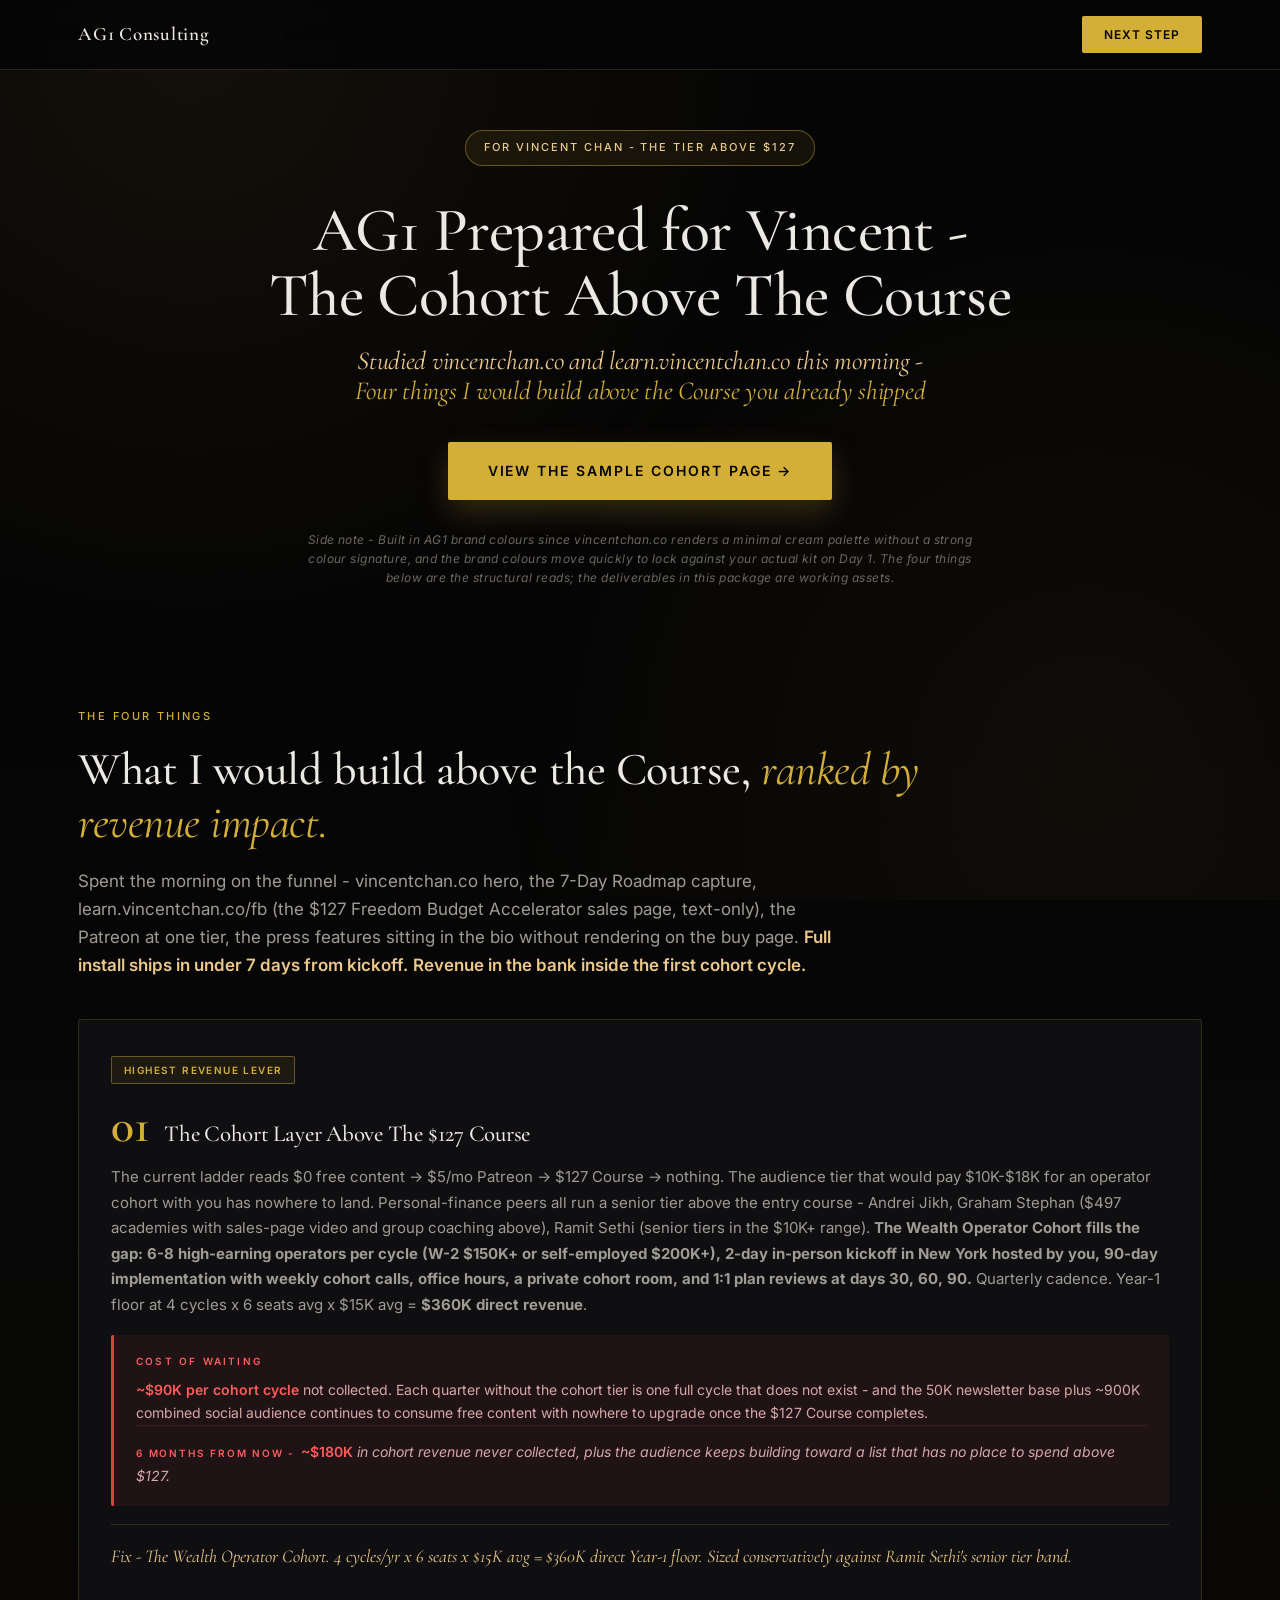
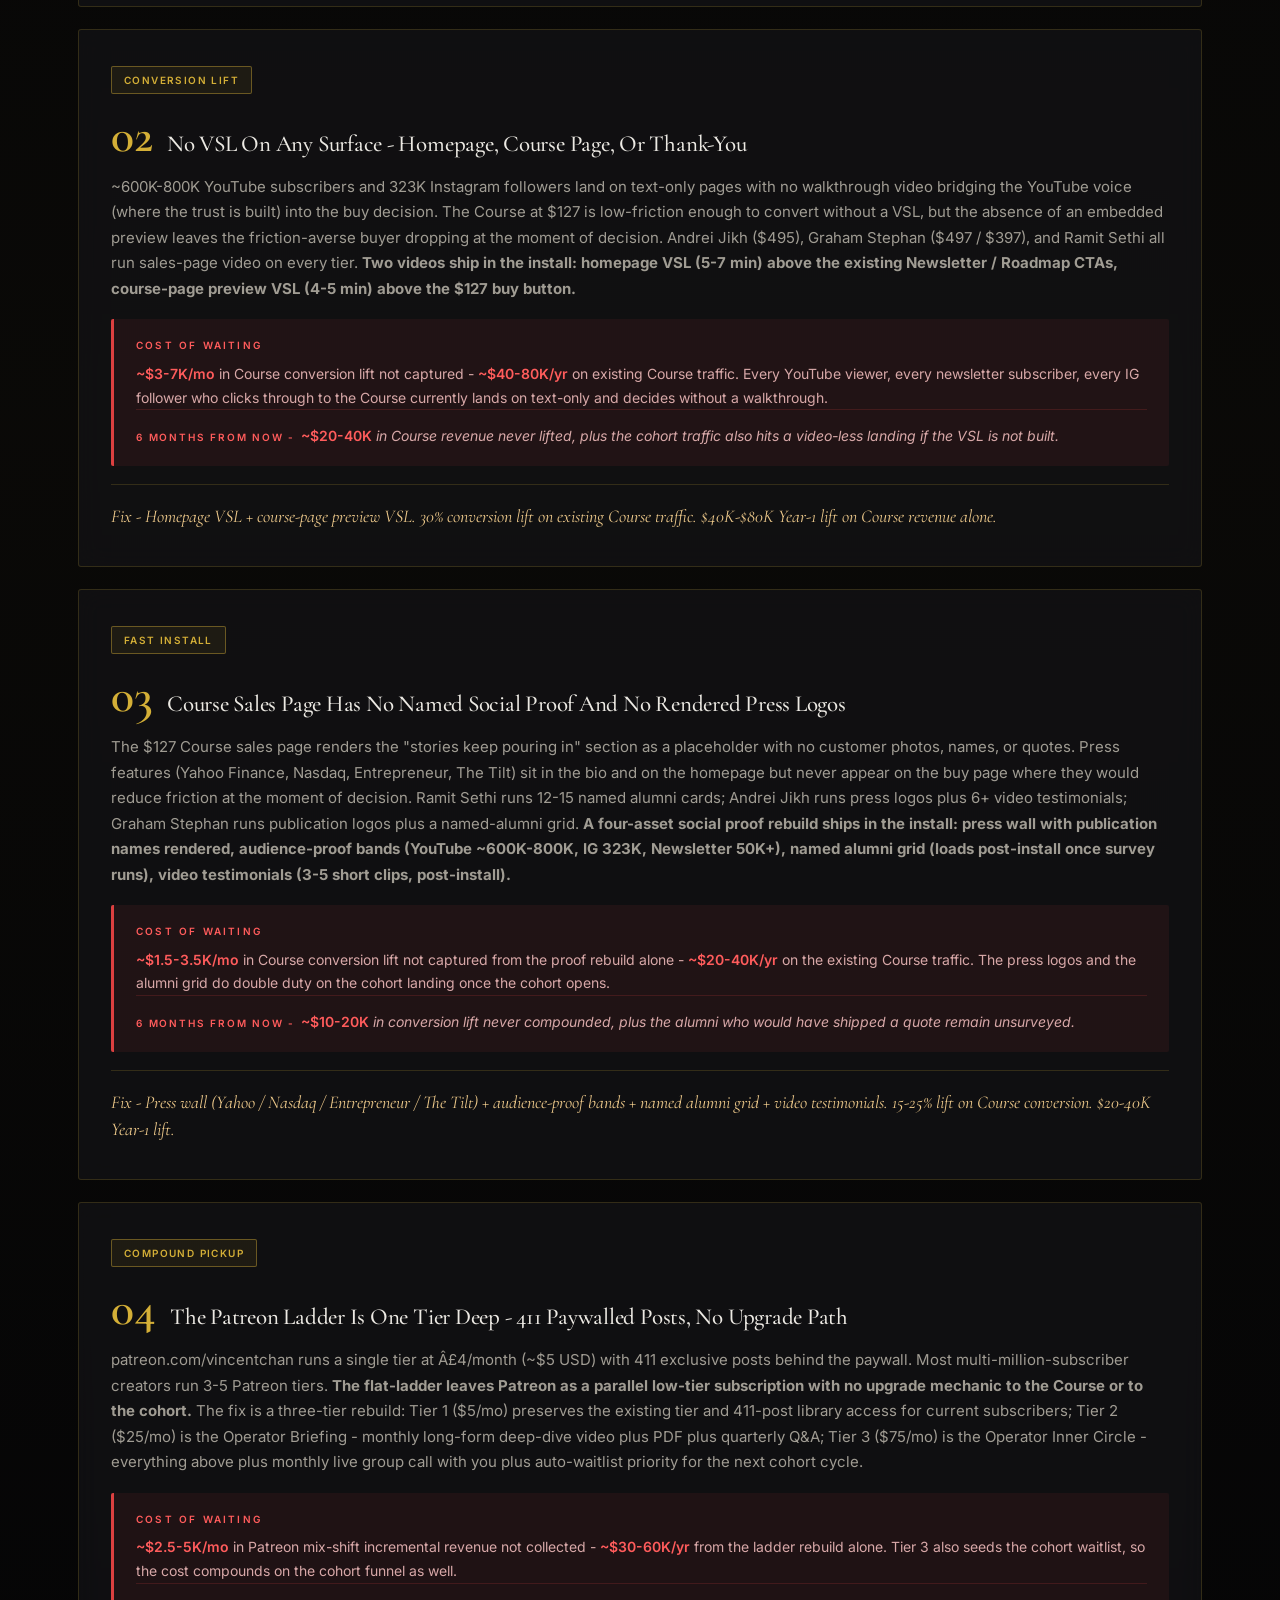
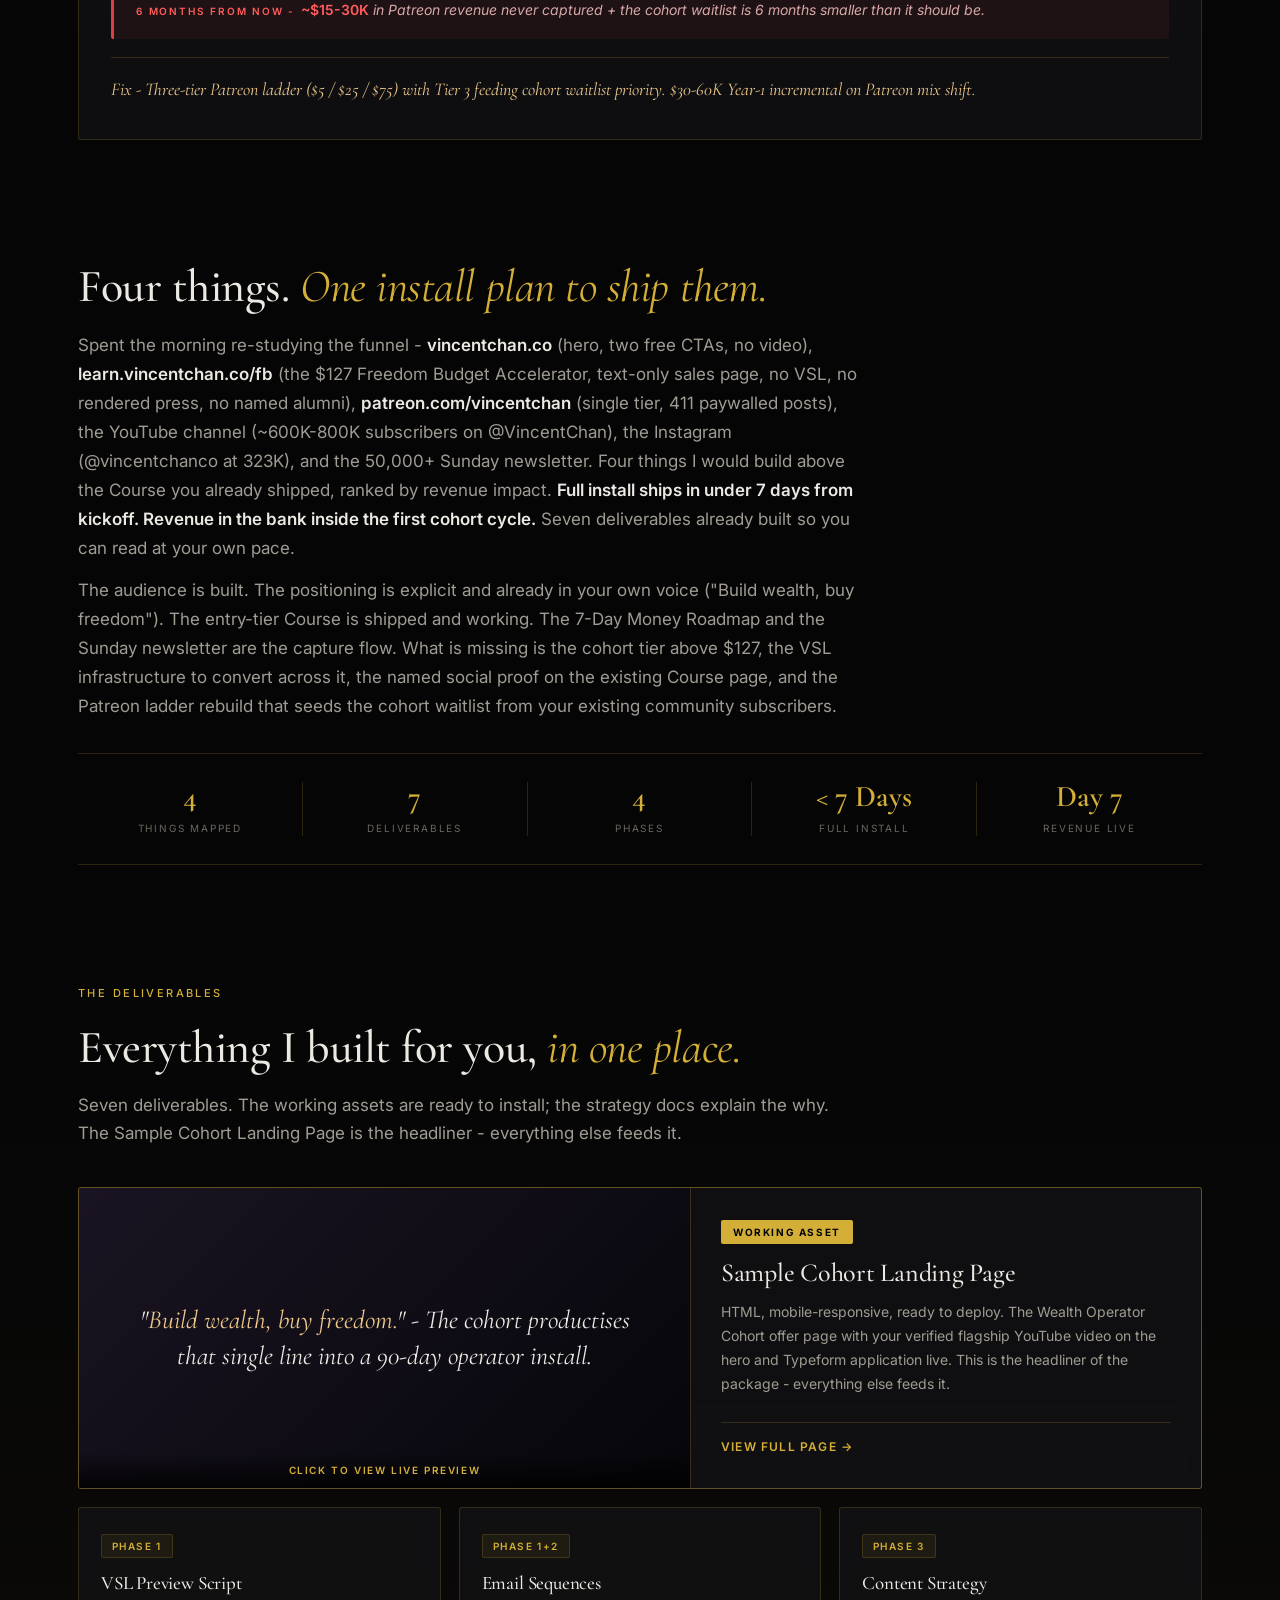
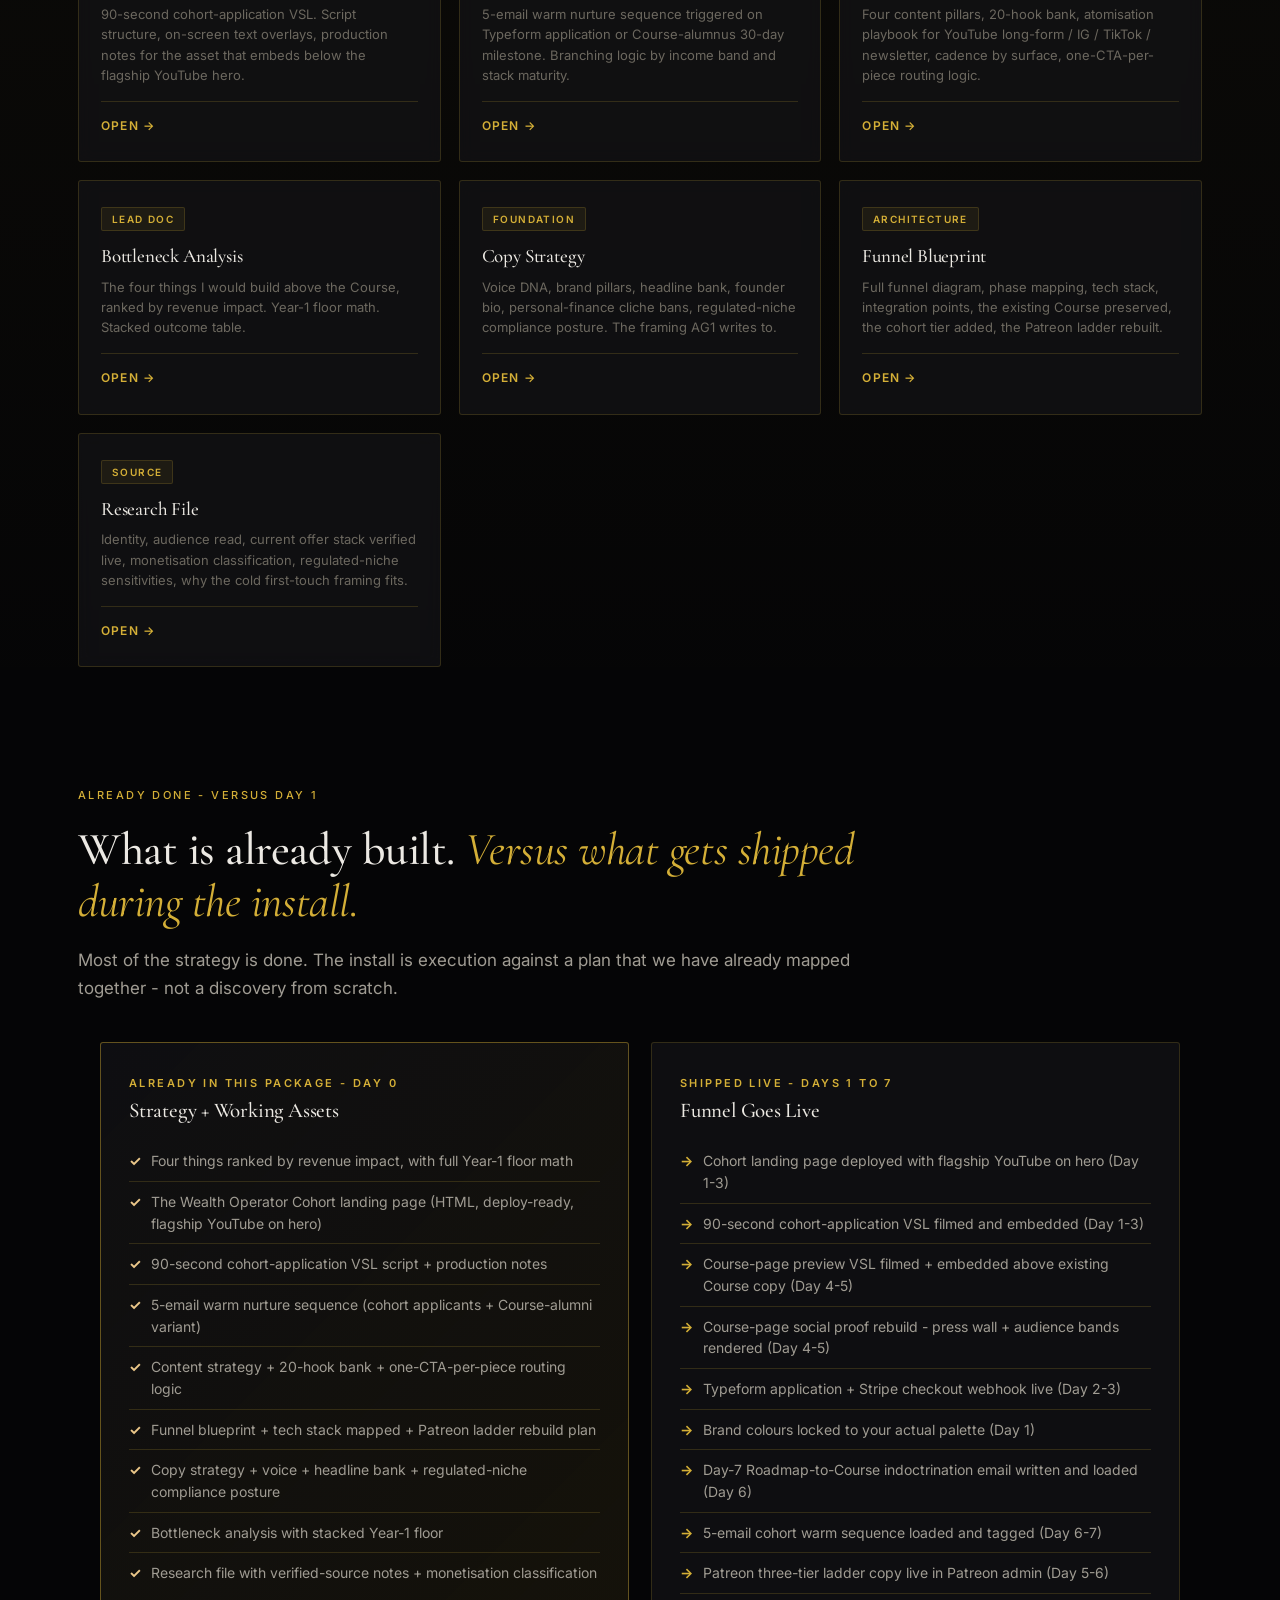
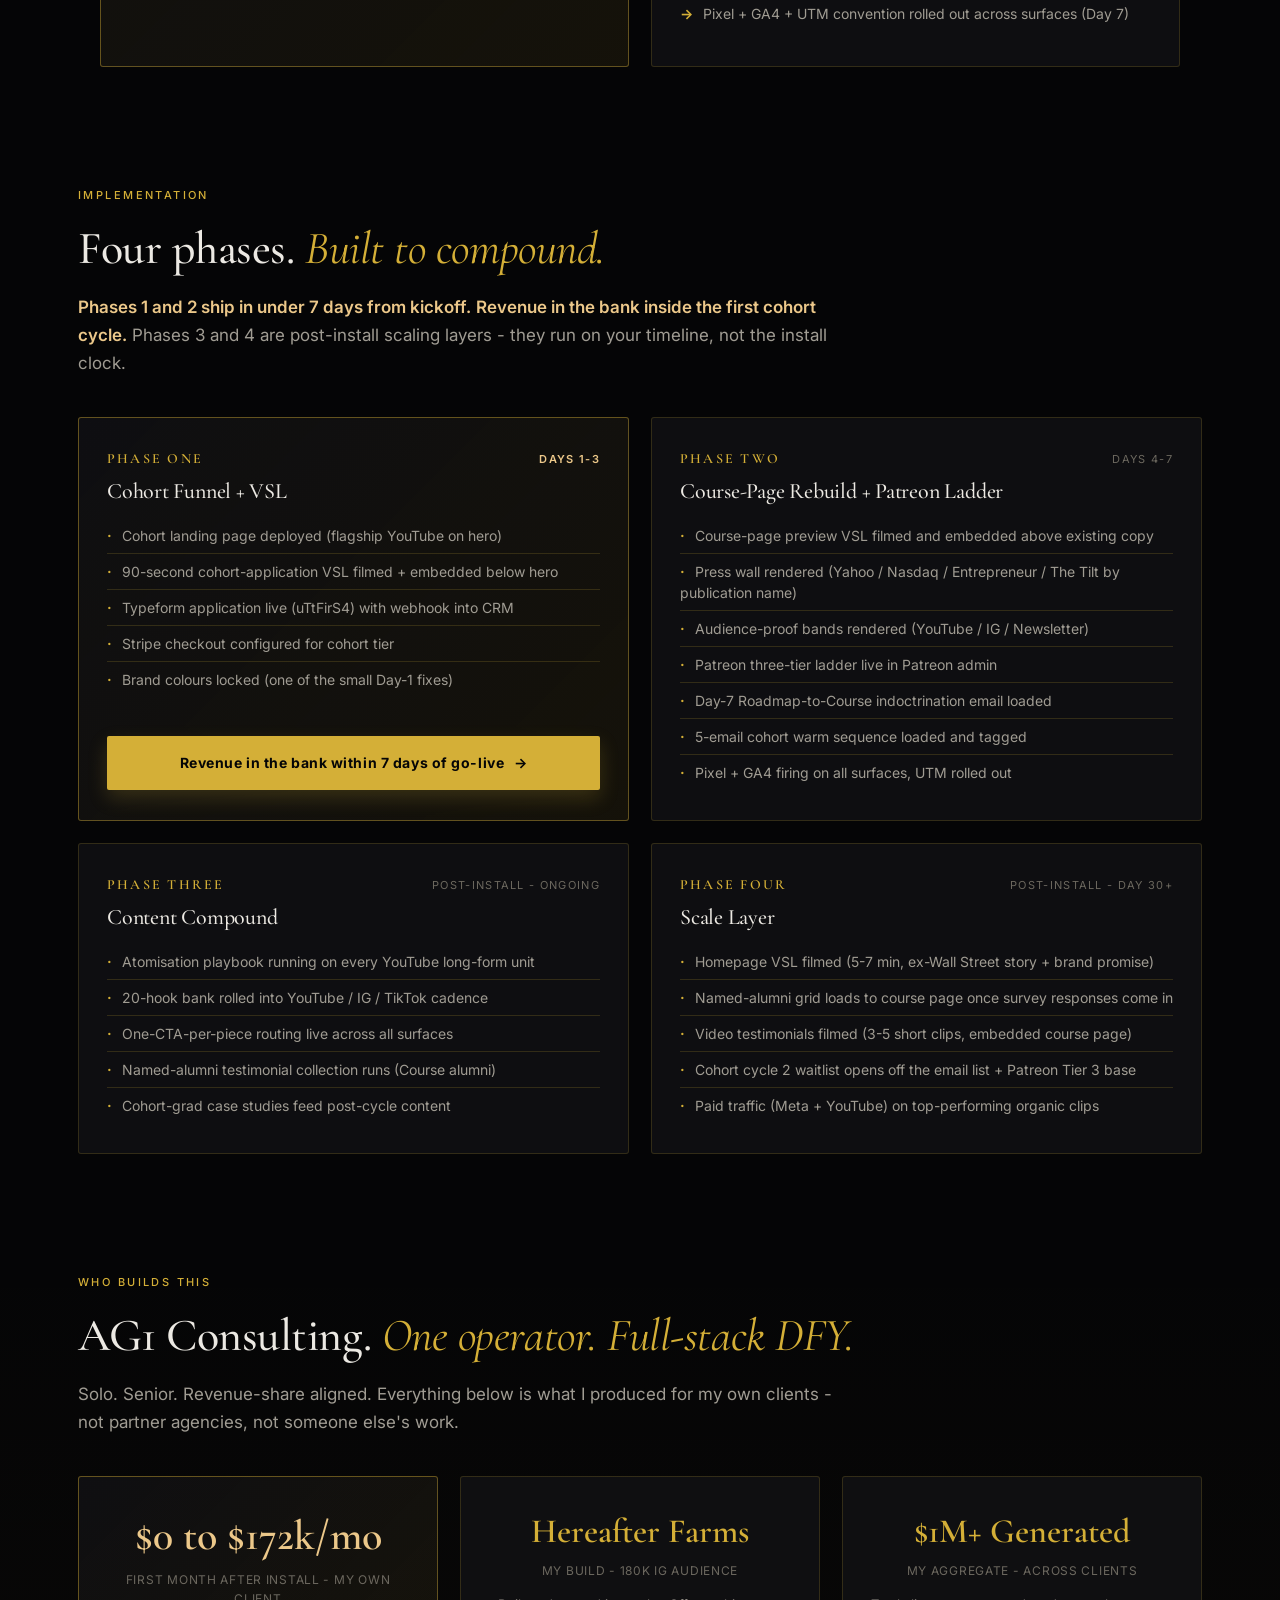
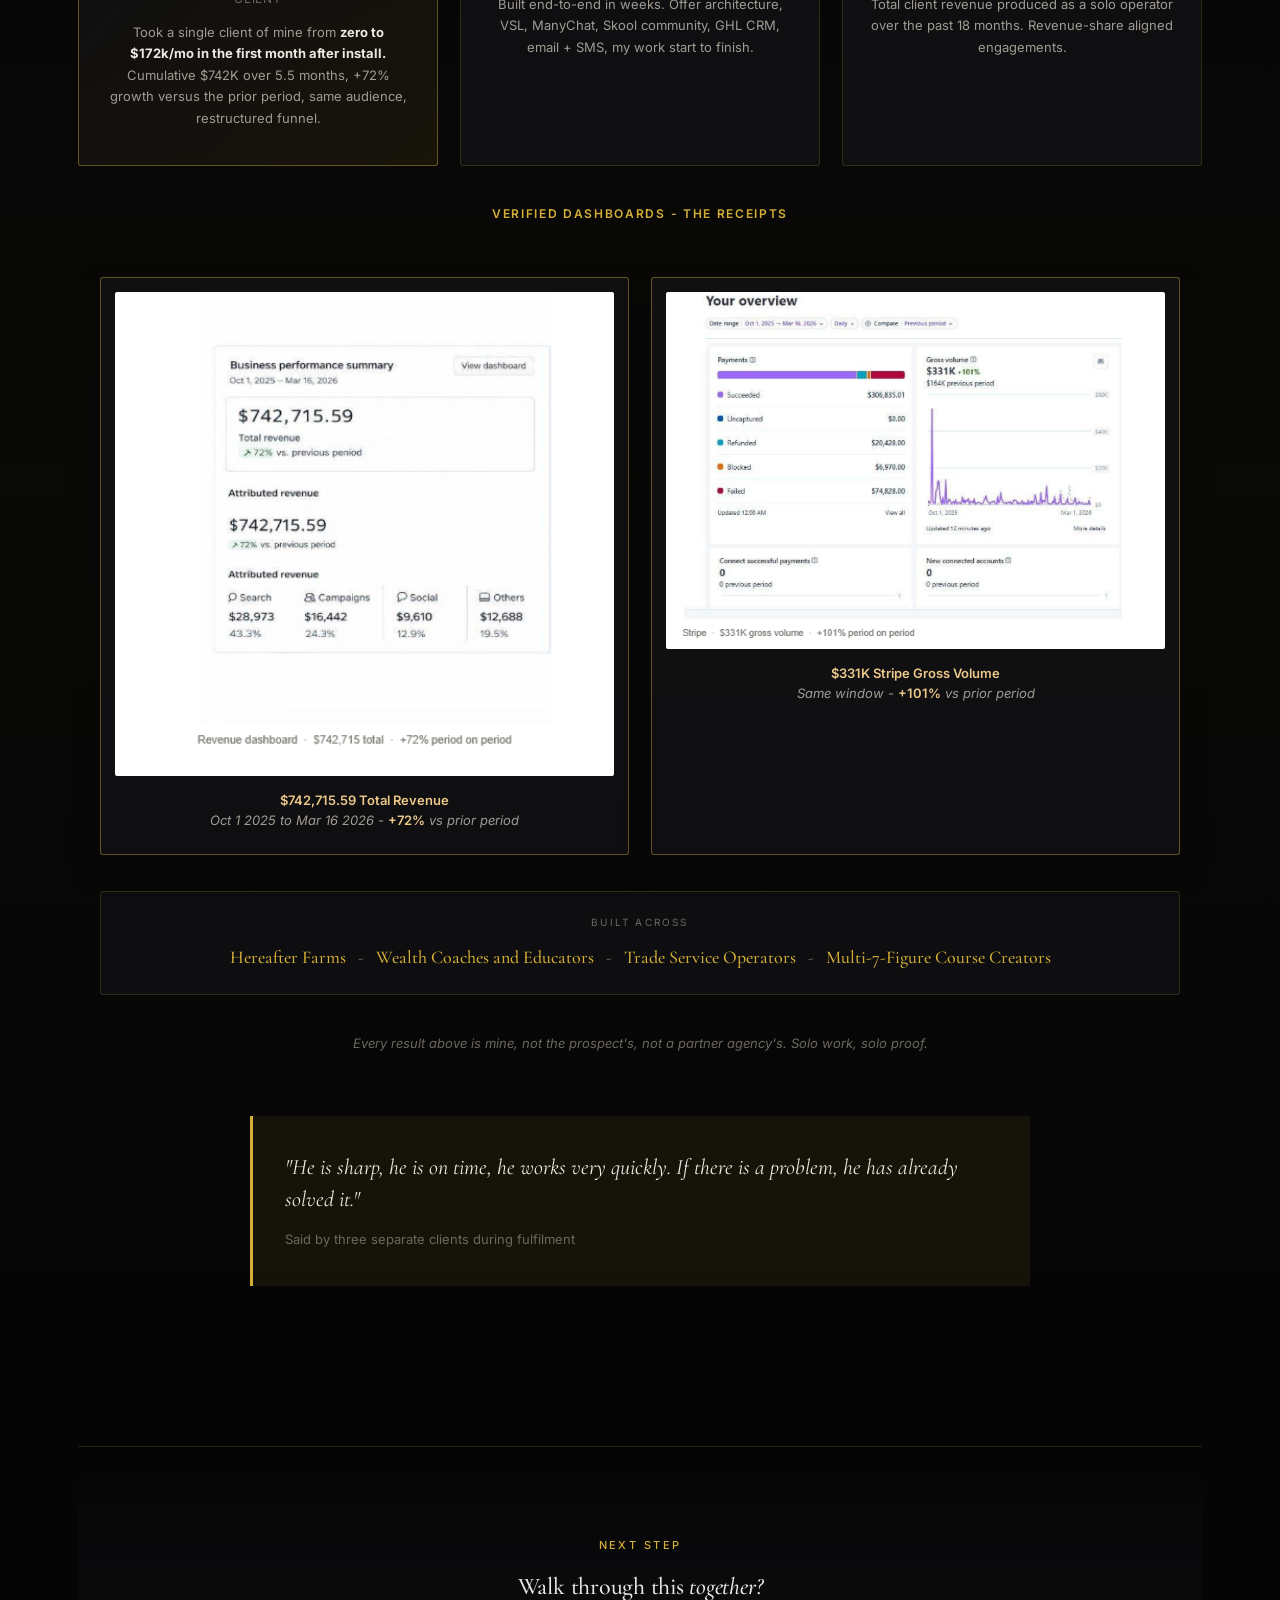
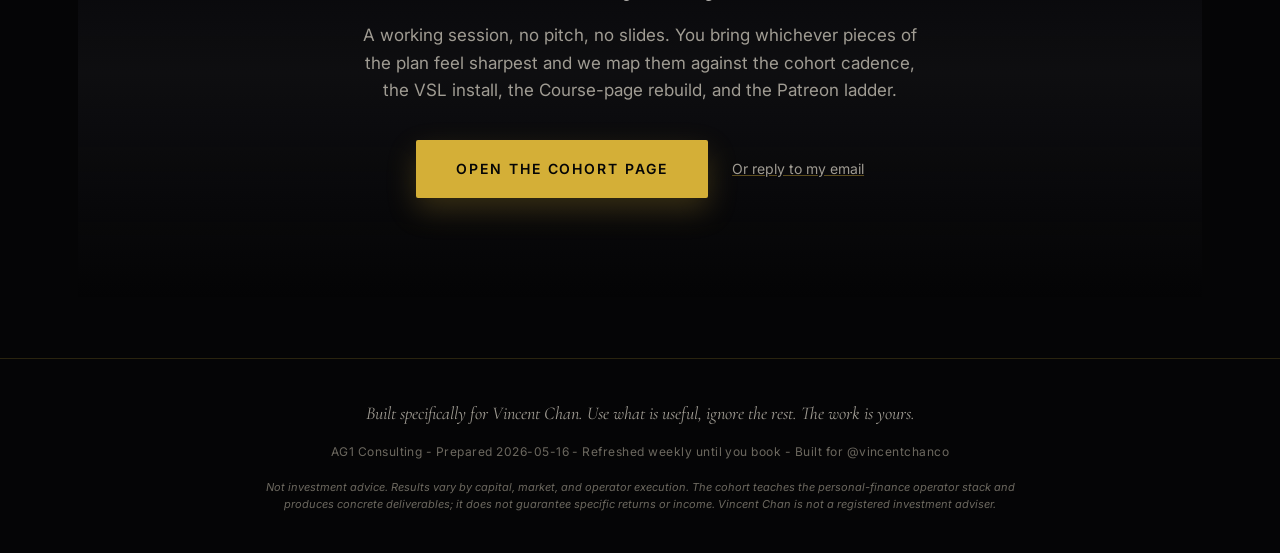
<file: index.html>
﻿<!DOCTYPE html>
<html lang="en">
<head>
<meta charset="UTF-8">
<meta name="viewport" content="width=device-width, initial-scale=1.0">
<title>For Vincent - The Cohort Layer Above $127 + Less-Than-7-Day Install - AG1 Consulting</title>
<meta name="description" content="Built for Vincent Chan. Studied vincentchan.co and learn.vincentchan.co/fb this morning. Four things I would build above the existing Course, all installable in under 7 days from kickoff.">
<meta property="og:title" content="The Cohort Layer Above $127 + Less-Than-7-Day Install - For Vincent">
<meta property="og:description" content="Four things I would build above the existing Course. The cohort tier. The VSL infrastructure. The named social proof. The Patreon ladder rebuild.">
<meta property="og:type" content="website">
<meta property="og:url" content="https://andrei170.github.io/vincent-chan-hub/">
<meta name="twitter:card" content="summary_large_image">
<meta property="og:image" content="https://andrei170.github.io/ag1-assets/og.png">
<link rel="icon" type="image/svg+xml" href="favicon.svg">
<link rel="preconnect" href="https://fonts.googleapis.com">
<link rel="preconnect" href="https://fonts.gstatic.com" crossorigin>
<link href="https://fonts.googleapis.com/css2?family=Cormorant+Garamond:wght@400;500;600;700&family=Inter:wght@300;400;500;600;700&display=swap" rel="stylesheet">
<style>
  *{margin:0;padding:0;box-sizing:border-box}
  :root{--bg-deep:#050506;--bg-elev:#0e0e10;--bg-card:rgba(20,20,24,0.65);--gold:#d4af37;--gold-bright:#ecc88a;--text-primary:#ece9e3;--text-secondary:#a09c93;--text-muted:#6c685f;--border:rgba(212,175,55,0.18);--border-strong:rgba(212,175,55,0.42);--accent-soft:rgba(212,175,55,0.08);--loss-red:#dc4040;--loss-red-bright:#ff5c5c;--loss-soft:rgba(220,64,64,0.08);--loss-border:rgba(220,64,64,0.35)}
  html{scroll-behavior:smooth}
  body{font-family:'Inter',-apple-system,sans-serif;background:var(--bg-deep);color:var(--text-primary);line-height:1.6;overflow-x:hidden}
  body::before{content:'';position:fixed;inset:0;background:radial-gradient(circle at 15% 5%,rgba(212,175,55,0.07),transparent 45%),radial-gradient(circle at 85% 85%,rgba(212,175,55,0.05),transparent 45%);pointer-events:none;z-index:0}
  .container{max-width:1180px;margin:0 auto;padding:0 28px;position:relative;z-index:1}
  .container-narrow{max-width:820px;margin:0 auto;padding:0 28px;position:relative;z-index:1}
  h1,h2,h3{font-family:'Cormorant Garamond',Georgia,serif;font-weight:500;letter-spacing:-0.01em;line-height:1.15}
  nav{position:fixed;top:0;left:0;right:0;padding:16px 0;background:rgba(5,5,6,0.85);backdrop-filter:blur(18px);border-bottom:1px solid var(--border);z-index:100}
  .nav-inner{display:flex;justify-content:space-between;align-items:center;max-width:1180px;margin:0 auto;padding:0 28px}
  .logo{font-family:'Cormorant Garamond',serif;font-size:19px;font-weight:600;letter-spacing:0.04em}
  .nav-cta{padding:9px 22px;background:var(--gold);color:var(--bg-deep);border-radius:2px;font-size:12px;font-weight:600;letter-spacing:0.08em;text-transform:uppercase;text-decoration:none;transition:all 0.3s ease}
  .nav-cta:hover{background:var(--gold-bright);transform:translateY(-1px)}
  .hero{padding:130px 0 60px;text-align:center}
  .eyebrow{display:inline-block;padding:8px 18px;background:var(--accent-soft);border:1px solid var(--border-strong);border-radius:100px;font-size:11px;font-weight:500;letter-spacing:0.18em;text-transform:uppercase;color:var(--gold-bright);margin-bottom:32px}
  .hero h1{font-size:clamp(38px,5.5vw,62px);line-height:1.05;margin-bottom:18px;color:var(--text-primary);max-width:900px;margin-left:auto;margin-right:auto;text-wrap:balance}
  .hero h2{font-size:clamp(20px,2.4vw,26px);font-weight:400;color:var(--gold-bright);margin-bottom:36px;font-style:italic;max-width:780px;margin-left:auto;margin-right:auto;text-wrap:balance}
  .hero h2 em{color:var(--gold);font-style:italic}
  .cta-primary{display:inline-block;padding:18px 40px;background:var(--gold);color:var(--bg-deep);border-radius:2px;font-size:14px;font-weight:600;letter-spacing:0.14em;text-transform:uppercase;text-decoration:none;transition:all 0.3s ease;box-shadow:0 12px 30px rgba(212,175,55,0.22)}
  .cta-primary:hover{background:var(--gold-bright);transform:translateY(-2px)}
  .brand-side-note{margin-top:30px;font-size:12px;color:var(--text-muted);font-style:italic;letter-spacing:0.04em;max-width:680px;margin-left:auto;margin-right:auto}
  section{padding:60px 0}
  .section-eyebrow{font-size:11px;font-weight:500;letter-spacing:0.22em;text-transform:uppercase;color:var(--gold);margin-bottom:18px}
  .section-title{font-size:clamp(30px,4vw,46px);margin-bottom:18px;max-width:880px}
  .section-title em{color:var(--gold);font-style:italic;font-weight:400}
  .section-sub{font-size:17px;color:var(--text-secondary);max-width:780px;margin-bottom:40px;line-height:1.65}
  .section-sub strong{color:var(--gold-bright);font-weight:600}
  .overview-prose p{font-size:17px;color:var(--text-secondary);max-width:780px;margin-bottom:14px;line-height:1.7}
  .overview-prose strong{color:var(--text-primary);font-weight:600}
  .overview-prose em{color:var(--gold-bright);font-style:italic}
  .stats-grid{display:grid;grid-template-columns:repeat(5,1fr);gap:0;border-top:1px solid var(--border);border-bottom:1px solid var(--border);padding:28px 0;margin-top:32px}
  .stat-item{text-align:center;padding:0 16px;border-right:1px solid var(--border)}
  .stat-item:last-child{border-right:0}
  .stat-num{font-family:'Cormorant Garamond',serif;font-size:30px;color:var(--gold);font-weight:600;line-height:1;margin-bottom:8px}
  .stat-label{font-size:10px;letter-spacing:0.18em;text-transform:uppercase;color:var(--text-muted)}
  @media(max-width:880px){.stats-grid{grid-template-columns:repeat(2,1fr);gap:18px;border-bottom:0}.stat-item{border-right:0;border-bottom:1px solid var(--border);padding:16px 8px}.stat-num{font-size:26px}}
  .bot-grid{display:grid;grid-template-columns:1fr;gap:22px;margin-top:32px}
  .bot-card{padding:36px 32px;background:var(--bg-card);border:1px solid var(--border);border-radius:3px;backdrop-filter:blur(12px)}
  .bot-card .impact-tag{display:inline-block;padding:5px 12px;background:var(--accent-soft);border:1px solid var(--border-strong);border-radius:2px;font-size:10px;font-weight:600;letter-spacing:0.14em;text-transform:uppercase;color:var(--gold);margin-bottom:18px}
  .bot-card .num{font-family:'Cormorant Garamond',serif;font-size:48px;color:var(--gold);font-weight:600;line-height:1;display:inline-block;margin-right:14px;vertical-align:baseline}
  .bot-card h3{font-size:23px;color:var(--text-primary);display:inline-block;vertical-align:baseline;max-width:calc(100% - 70px)}
  .bot-card p{color:var(--text-secondary);font-size:15px;line-height:1.7;margin-top:14px;margin-bottom:14px}
  .cost-callout{margin-top:18px;padding:18px 22px;background:var(--loss-soft);border-left:3px solid var(--loss-red);border-radius:2px;line-height:1.65}
  .cost-callout .cost-label{display:block;font-size:10px;letter-spacing:0.22em;text-transform:uppercase;color:var(--loss-red-bright);margin-bottom:8px;font-weight:600}
  .cost-callout p{color:#d8a8a8;font-size:14px;margin:0;line-height:1.7}
  .cost-callout strong{color:var(--loss-red-bright);font-weight:600}
  .future-pace{margin-top:14px;padding-top:14px;border-top:1px solid rgba(220,64,64,0.18);font-size:13px;color:#e5b3b3;font-style:italic;line-height:1.65}
  .future-pace strong{color:var(--loss-red-bright);font-weight:600;font-style:normal}
  .future-pace .pace-label{font-size:10px;letter-spacing:0.18em;text-transform:uppercase;color:var(--loss-red-bright);font-weight:600;font-style:normal;display:inline-block;margin-right:6px}
  .bot-card .impact{margin-top:18px;padding-top:18px;border-top:1px solid var(--border);font-family:'Cormorant Garamond',serif;font-size:18px;color:var(--gold-bright);font-style:italic;line-height:1.5}
  .deliverable-featured{margin-top:32px;margin-bottom:18px;padding:0;background:var(--bg-card);border:1px solid var(--border-strong);border-radius:3px;backdrop-filter:blur(8px);overflow:hidden;display:grid;grid-template-columns:1.2fr 1fr;gap:0;transition:all 0.3s ease;text-decoration:none}
  @media(max-width:760px){.deliverable-featured{grid-template-columns:1fr}}
  .deliverable-featured:hover{transform:translateY(-2px)}
  .deliverable-featured .featured-thumb-wrap{position:relative;overflow:hidden;border-right:1px solid var(--border);min-height:300px;background:linear-gradient(135deg,#1a1422,#06060a);display:flex;align-items:center;justify-content:center;padding:40px 28px;text-align:center}
  @media(max-width:760px){.deliverable-featured .featured-thumb-wrap{border-right:0;border-bottom:1px solid var(--border)}}
  .deliverable-featured .featured-quote{font-family:'Cormorant Garamond',serif;font-size:clamp(20px,2.6vw,26px);color:var(--text-primary);font-style:italic;line-height:1.4;text-wrap:balance}
  .deliverable-featured .featured-quote em{color:var(--gold-bright);font-style:italic}
  .deliverable-featured .featured-overlay{position:absolute;bottom:0;left:0;right:0;padding:10px 14px;background:linear-gradient(180deg,transparent,rgba(0,0,0,0.85));font-size:10px;letter-spacing:0.16em;text-transform:uppercase;color:var(--gold);text-align:center;font-weight:600}
  .deliverable-featured .featured-info{padding:32px 30px;display:flex;flex-direction:column;justify-content:center}
  .deliverable-featured .tag{display:inline-block;padding:4px 12px;background:var(--gold);color:var(--bg-deep);border-radius:2px;font-size:10px;font-weight:700;letter-spacing:0.16em;text-transform:uppercase;margin-bottom:14px;align-self:flex-start}
  .deliverable-featured h3{font-size:26px;margin-bottom:12px;color:var(--text-primary);font-weight:500}
  .deliverable-featured p{color:var(--text-secondary);font-size:14px;line-height:1.7;margin-bottom:18px}
  .deliverable-featured .view-link{color:var(--gold);font-size:12px;font-weight:600;letter-spacing:0.1em;text-transform:uppercase;text-decoration:none;border-top:1px solid var(--border);padding-top:14px;margin-top:auto;align-self:flex-start;width:100%}
  .deliverable-featured:hover .view-link{color:var(--gold-bright)}
  .deliverables-grid{display:grid;grid-template-columns:repeat(3,1fr);gap:18px;margin-top:18px;align-items:start;grid-auto-rows:min-content}
  @media(max-width:900px){.deliverables-grid{grid-template-columns:repeat(2,1fr)}}
  @media(max-width:600px){.deliverables-grid{grid-template-columns:1fr}}
  .del-card{padding:26px 22px;background:var(--bg-card);border:1px solid var(--border);border-radius:3px;backdrop-filter:blur(8px);transition:all 0.3s ease;display:flex;flex-direction:column}
  .del-card:hover{border-color:var(--border-strong);transform:translateY(-2px)}
  .del-card .tag{display:inline-block;padding:3px 10px;background:var(--accent-soft);border:1px solid var(--border);border-radius:2px;font-size:10px;font-weight:600;letter-spacing:0.14em;text-transform:uppercase;color:var(--gold);margin-bottom:14px;align-self:flex-start}
  .del-card h3{font-size:19px;margin-bottom:10px;color:var(--text-primary);font-weight:500}
  .del-card p{color:var(--text-muted);font-size:13px;line-height:1.55;margin-bottom:16px;flex-grow:1}
  .del-card a{color:var(--gold);font-size:12px;font-weight:600;letter-spacing:0.1em;text-transform:uppercase;text-decoration:none;border-top:1px solid var(--border);padding-top:14px;margin-top:auto}
  .del-card a:hover{color:var(--gold-bright)}
  .comparison-grid{display:grid;grid-template-columns:1fr 1fr;gap:22px;margin-top:32px;max-width:1080px;margin-left:auto;margin-right:auto}
  @media(max-width:760px){.comparison-grid{grid-template-columns:1fr}}
  .comp-col{padding:32px 28px;background:var(--bg-card);border:1px solid var(--border);border-radius:3px}
  .comp-col.now{border-color:var(--border-strong);background:linear-gradient(135deg,var(--bg-card),var(--accent-soft))}
  .comp-col .comp-label{display:block;font-size:11px;letter-spacing:0.22em;text-transform:uppercase;color:var(--gold);margin-bottom:6px;font-weight:600}
  .comp-col h3{font-size:21px;margin-bottom:18px;color:var(--text-primary)}
  .comp-col ul{list-style:none;padding:0;margin:0}
  .comp-col li{padding:9px 0;color:var(--text-secondary);font-size:14px;border-bottom:1px solid var(--border);line-height:1.55;display:flex;gap:10px}
  .comp-col li:last-child{border-bottom:0}
  .comp-col li::before{content:"\2713";color:var(--gold);font-weight:bold;flex-shrink:0}
  .comp-col.now li::before{color:var(--gold-bright)}
  .comp-col.future li::before{content:"\2192";color:var(--gold)}
  .phases-grid{display:grid;grid-template-columns:repeat(2,1fr);gap:22px;margin-top:32px}
  @media(max-width:760px){.phases-grid{grid-template-columns:1fr}}
  .phase-card{padding:30px 28px;background:var(--bg-card);border:1px solid var(--border);border-radius:3px;display:flex;flex-direction:column}
  .phase-card.first{border-color:var(--border-strong);background:linear-gradient(135deg,var(--bg-card),var(--accent-soft))}
  .phase-card .phase-meta{display:flex;justify-content:space-between;align-items:baseline;margin-bottom:8px}
  .phase-card .phase-name{font-family:'Cormorant Garamond',serif;font-size:14px;color:var(--gold);text-transform:uppercase;letter-spacing:0.16em;font-weight:600}
  .phase-card .phase-weeks{font-size:11px;color:var(--text-muted);letter-spacing:0.12em;text-transform:uppercase}
  .phase-card.first .phase-weeks{color:var(--gold-bright);font-weight:600}
  .phase-card h3{font-size:22px;margin-bottom:14px;color:var(--text-primary)}
  .phase-card ul{list-style:none;padding:0;margin:0;flex-grow:1}
  .phase-card li{padding:7px 0;color:var(--text-secondary);font-size:14px;border-bottom:1px solid var(--border);line-height:1.5}
  .phase-card li:last-child{border-bottom:0}
  .phase-card li::before{content:"\00B7";color:var(--gold);margin-right:10px;font-weight:bold}
  .revenue-cta{display:block;margin-top:18px;padding:16px 22px;background:var(--gold);color:var(--bg-deep);border-radius:2px;font-size:14px;font-weight:700;letter-spacing:0.04em;text-align:center;text-decoration:none;transition:all 0.3s ease;box-shadow:0 8px 20px rgba(212,175,55,0.2)}
  .revenue-cta:hover{background:var(--gold-bright);transform:translateY(-2px);box-shadow:0 12px 28px rgba(212,175,55,0.3)}
  .revenue-cta .arrow{margin-left:6px}
  .creds-grid{display:grid;grid-template-columns:repeat(3,1fr);gap:22px;margin-top:32px}
  @media(max-width:900px){.creds-grid{grid-template-columns:1fr}}
  .cred-card{padding:36px 28px;background:var(--bg-card);border:1px solid var(--border);border-radius:3px;text-align:center}
  .cred-card.headline-result{border-color:var(--border-strong);background:linear-gradient(135deg,var(--bg-card),var(--accent-soft))}
  .cred-card .cred-headline{font-family:'Cormorant Garamond',serif;font-size:34px;color:var(--gold);font-weight:600;line-height:1.1;margin-bottom:10px}
  .cred-card.headline-result .cred-headline{font-size:42px;color:var(--gold-bright)}
  .cred-card .cred-meta{font-size:12px;color:var(--text-muted);letter-spacing:0.06em;margin-bottom:14px;text-transform:uppercase}
  .cred-card .cred-detail{font-size:13px;color:var(--text-secondary);line-height:1.65}
  .cred-card .cred-detail strong{color:var(--text-primary)}
  .proof-grid{display:grid;grid-template-columns:1fr 1fr;gap:22px;margin-top:40px;max-width:1080px;margin-left:auto;margin-right:auto}
  @media(max-width:760px){.proof-grid{grid-template-columns:1fr}}
  .proof-card{padding:14px;background:var(--bg-card);border:1px solid var(--border-strong);border-radius:3px;text-align:center;box-shadow:0 12px 30px rgba(0,0,0,0.3)}
  .proof-card img{width:100%;height:auto;border-radius:2px;display:block;margin-bottom:14px}
  .proof-card .proof-caption{font-size:13px;color:var(--text-secondary);font-style:italic;line-height:1.55;padding:0 10px 10px;margin:0}
  .proof-card .proof-caption strong{color:var(--gold-bright);font-weight:600;font-style:normal}
  .proof-callout{margin:24px auto 0;padding:14px 22px;text-align:center;font-size:12px;color:var(--gold);letter-spacing:0.14em;text-transform:uppercase;font-weight:600;max-width:680px}
  .trust-strip{margin-top:36px;padding:22px 24px;background:var(--bg-elev);border:1px solid var(--border);border-radius:3px;text-align:center;max-width:1080px;margin-left:auto;margin-right:auto}
  .trust-strip .trust-label{display:block;font-size:10px;letter-spacing:0.22em;text-transform:uppercase;color:var(--text-muted);margin-bottom:14px}
  .trust-strip .trust-clients{font-family:'Cormorant Garamond',serif;font-size:18px;color:var(--text-secondary);font-style:italic;line-height:1.55}
  .trust-strip .trust-clients span{color:var(--gold);font-style:normal;font-weight:500;margin:0 4px}
  .trust-strip .trust-clients .sep{color:var(--text-muted);margin:0 8px}
  .ownership-line{margin-top:24px;padding:14px 20px;text-align:center;font-size:13px;color:var(--text-muted);font-style:italic;max-width:780px;margin-left:auto;margin-right:auto}
  .client-quote{margin-top:48px;padding:36px 32px;border-left:3px solid var(--gold);background:var(--accent-soft);max-width:780px;margin-left:auto;margin-right:auto}
  .client-quote p{font-family:'Cormorant Garamond',serif;font-size:22px;color:var(--text-primary);font-style:italic;line-height:1.45}
  .client-quote .attribution{margin-top:14px;font-size:13px;color:var(--text-muted);font-style:normal;font-family:'Inter',sans-serif}
  .cta-section{text-align:center;padding:90px 0 100px;background:linear-gradient(180deg,transparent,rgba(20,20,24,0.6),transparent);margin-top:40px;border-top:1px solid var(--border)}
  .cta-section h2{margin-bottom:22px;max-width:720px;margin-left:auto;margin-right:auto}
  .cta-section p{color:var(--text-secondary);font-size:17px;max-width:580px;margin:0 auto 36px;line-height:1.6}
  .cta-buttons{display:flex;justify-content:center;gap:24px;flex-wrap:wrap;align-items:center}
  .cta-secondary-link{color:var(--text-secondary);font-size:14px;text-decoration:underline;text-decoration-color:var(--border-strong)}
  .cta-secondary-link:hover{color:var(--gold)}
  footer{padding:40px 0;border-top:1px solid var(--border);text-align:center;color:var(--text-muted);font-size:13px}
  footer .signoff{font-family:'Cormorant Garamond',serif;font-size:18px;font-style:italic;color:var(--text-secondary);margin-bottom:14px;max-width:680px;margin-left:auto;margin-right:auto}
  footer .meta{font-size:12px;color:var(--text-muted);letter-spacing:0.04em}
  footer .disclaimer{margin-top:18px;font-size:11px;color:var(--text-muted);font-style:italic;max-width:780px;margin-left:auto;margin-right:auto;line-height:1.55}
</style>
</head>
<body>
<nav>
<div class="nav-inner">
<div class="logo">AG1 Consulting</div>
<a href="#book" class="nav-cta">Next Step</a>
</div>
</nav>

<section class="hero">
<div class="container">
<div class="eyebrow">For Vincent Chan - The Tier Above $127</div>
<h1>AG1 Prepared for Vincent - The Cohort Above The Course</h1>
<h2>Studied vincentchan.co and learn.vincentchan.co this morning - <em>Four things I would build above the Course you already shipped</em></h2>
<a href="https://andrei170.github.io/vincent-chan-landing/" class="cta-primary">View The Sample Cohort Page &rarr;</a>
<p class="brand-side-note">Side note - Built in AG1 brand colours since vincentchan.co renders a minimal cream palette without a strong colour signature, and the brand colours move quickly to lock against your actual kit on Day 1. The four things below are the structural reads; the deliverables in this package are working assets.</p>
</div>
</section>

<section style="background:linear-gradient(180deg,transparent,rgba(212,175,55,.025) 50%,transparent)">
<div class="container">
<div class="section-eyebrow">The Four Things</div>
<h2 class="section-title">What I would build above the Course, <em>ranked by revenue impact.</em></h2>
<p class="section-sub">Spent the morning on the funnel - vincentchan.co hero, the 7-Day Roadmap capture, learn.vincentchan.co/fb (the $127 Freedom Budget Accelerator sales page, text-only), the Patreon at one tier, the press features sitting in the bio without rendering on the buy page. <strong>Full install ships in under 7 days from kickoff.</strong> <strong>Revenue in the bank inside the first cohort cycle.</strong></p>

<div class="bot-grid">
<div class="bot-card">
<span class="impact-tag">Highest Revenue Lever</span>
<div><span class="num">01</span><h3>The Cohort Layer Above The $127 Course</h3></div>
<p>The current ladder reads $0 free content -> $5/mo Patreon -> $127 Course -> nothing. The audience tier that would pay $10K-$18K for an operator cohort with you has nowhere to land. Personal-finance peers all run a senior tier above the entry course - Andrei Jikh, Graham Stephan ($497 academies with sales-page video and group coaching above), Ramit Sethi (senior tiers in the $10K+ range). <strong>The Wealth Operator Cohort fills the gap: 6-8 high-earning operators per cycle (W-2 $150K+ or self-employed $200K+), 2-day in-person kickoff in New York hosted by you, 90-day implementation with weekly cohort calls, office hours, a private cohort room, and 1:1 plan reviews at days 30, 60, 90.</strong> Quarterly cadence. Year-1 floor at 4 cycles x 6 seats avg x $15K avg = <strong>$360K direct revenue</strong>.</p>
<div class="cost-callout">
<span class="cost-label">Cost of Waiting</span>
<p><strong>~$90K per cohort cycle</strong> not collected. Each quarter without the cohort tier is one full cycle that does not exist - and the 50K newsletter base plus ~900K combined social audience continues to consume free content with nowhere to upgrade once the $127 Course completes.</p>
<p class="future-pace"><span class="pace-label">6 months from now -</span><strong>~$180K</strong> in cohort revenue never collected, plus the audience keeps building toward a list that has no place to spend above $127.</p>
</div>
<div class="impact">Fix - The Wealth Operator Cohort. 4 cycles/yr x 6 seats x $15K avg = $360K direct Year-1 floor. Sized conservatively against Ramit Sethi's senior tier band.</div>
</div>

<div class="bot-card">
<span class="impact-tag">Conversion Lift</span>
<div><span class="num">02</span><h3>No VSL On Any Surface - Homepage, Course Page, Or Thank-You</h3></div>
<p>~600K-800K YouTube subscribers and 323K Instagram followers land on text-only pages with no walkthrough video bridging the YouTube voice (where the trust is built) into the buy decision. The Course at $127 is low-friction enough to convert without a VSL, but the absence of an embedded preview leaves the friction-averse buyer dropping at the moment of decision. Andrei Jikh ($495), Graham Stephan ($497 / $397), and Ramit Sethi all run sales-page video on every tier. <strong>Two videos ship in the install: homepage VSL (5-7 min) above the existing Newsletter / Roadmap CTAs, course-page preview VSL (4-5 min) above the $127 buy button.</strong></p>
<div class="cost-callout">
<span class="cost-label">Cost of Waiting</span>
<p><strong>~$3-7K/mo</strong> in Course conversion lift not captured - <strong>~$40-80K/yr</strong> on existing Course traffic. Every YouTube viewer, every newsletter subscriber, every IG follower who clicks through to the Course currently lands on text-only and decides without a walkthrough.</p>
<p class="future-pace"><span class="pace-label">6 months from now -</span><strong>~$20-40K</strong> in Course revenue never lifted, plus the cohort traffic also hits a video-less landing if the VSL is not built.</p>
</div>
<div class="impact">Fix - Homepage VSL + course-page preview VSL. 30% conversion lift on existing Course traffic. $40K-$80K Year-1 lift on Course revenue alone.</div>
</div>

<div class="bot-card">
<span class="impact-tag">Fast Install</span>
<div><span class="num">03</span><h3>Course Sales Page Has No Named Social Proof And No Rendered Press Logos</h3></div>
<p>The $127 Course sales page renders the "stories keep pouring in" section as a placeholder with no customer photos, names, or quotes. Press features (Yahoo Finance, Nasdaq, Entrepreneur, The Tilt) sit in the bio and on the homepage but never appear on the buy page where they would reduce friction at the moment of decision. Ramit Sethi runs 12-15 named alumni cards; Andrei Jikh runs press logos plus 6+ video testimonials; Graham Stephan runs publication logos plus a named-alumni grid. <strong>A four-asset social proof rebuild ships in the install: press wall with publication names rendered, audience-proof bands (YouTube ~600K-800K, IG 323K, Newsletter 50K+), named alumni grid (loads post-install once survey runs), video testimonials (3-5 short clips, post-install).</strong></p>
<div class="cost-callout">
<span class="cost-label">Cost of Waiting</span>
<p><strong>~$1.5-3.5K/mo</strong> in Course conversion lift not captured from the proof rebuild alone - <strong>~$20-40K/yr</strong> on the existing Course traffic. The press logos and the alumni grid do double duty on the cohort landing once the cohort opens.</p>
<p class="future-pace"><span class="pace-label">6 months from now -</span><strong>~$10-20K</strong> in conversion lift never compounded, plus the alumni who would have shipped a quote remain unsurveyed.</p>
</div>
<div class="impact">Fix - Press wall (Yahoo / Nasdaq / Entrepreneur / The Tilt) + audience-proof bands + named alumni grid + video testimonials. 15-25% lift on Course conversion. $20-40K Year-1 lift.</div>
</div>

<div class="bot-card">
<span class="impact-tag">Compound Pickup</span>
<div><span class="num">04</span><h3>The Patreon Ladder Is One Tier Deep - 411 Paywalled Posts, No Upgrade Path</h3></div>
<p>patreon.com/vincentchan runs a single tier at Â£4/month (~$5 USD) with 411 exclusive posts behind the paywall. Most multi-million-subscriber creators run 3-5 Patreon tiers. <strong>The flat-ladder leaves Patreon as a parallel low-tier subscription with no upgrade mechanic to the Course or to the cohort.</strong> The fix is a three-tier rebuild: Tier 1 ($5/mo) preserves the existing tier and 411-post library access for current subscribers; Tier 2 ($25/mo) is the Operator Briefing - monthly long-form deep-dive video plus PDF plus quarterly Q&amp;A; Tier 3 ($75/mo) is the Operator Inner Circle - everything above plus monthly live group call with you plus auto-waitlist priority for the next cohort cycle.</p>
<div class="cost-callout">
<span class="cost-label">Cost of Waiting</span>
<p><strong>~$2.5-5K/mo</strong> in Patreon mix-shift incremental revenue not collected - <strong>~$30-60K/yr</strong> from the ladder rebuild alone. Tier 3 also seeds the cohort waitlist, so the cost compounds on the cohort funnel as well.</p>
<p class="future-pace"><span class="pace-label">6 months from now -</span><strong>~$15-30K</strong> in Patreon revenue never captured + the cohort waitlist is 6 months smaller than it should be.</p>
</div>
<div class="impact">Fix - Three-tier Patreon ladder ($5 / $25 / $75) with Tier 3 feeding cohort waitlist priority. $30-60K Year-1 incremental on Patreon mix shift.</div>
</div>
</div>
</div>
</section>

<section>
<div class="container">
<h2 class="section-title">Four things. <em>One install plan to ship them.</em></h2>
<div class="overview-prose">
<p>Spent the morning re-studying the funnel - <strong>vincentchan.co</strong> (hero, two free CTAs, no video), <strong>learn.vincentchan.co/fb</strong> (the $127 Freedom Budget Accelerator, text-only sales page, no VSL, no rendered press, no named alumni), <strong>patreon.com/vincentchan</strong> (single tier, 411 paywalled posts), the YouTube channel (~600K-800K subscribers on @VincentChan), the Instagram (@vincentchanco at 323K), and the 50,000+ Sunday newsletter. Four things I would build above the Course you already shipped, ranked by revenue impact. <strong>Full install ships in under 7 days from kickoff. Revenue in the bank inside the first cohort cycle.</strong> Seven deliverables already built so you can read at your own pace.</p>
<p>The audience is built. The positioning is explicit and already in your own voice ("Build wealth, buy freedom"). The entry-tier Course is shipped and working. The 7-Day Money Roadmap and the Sunday newsletter are the capture flow. What is missing is the cohort tier above $127, the VSL infrastructure to convert across it, the named social proof on the existing Course page, and the Patreon ladder rebuild that seeds the cohort waitlist from your existing community subscribers.</p>
</div>
<div class="stats-grid">
<div class="stat-item"><div class="stat-num">4</div><div class="stat-label">Things Mapped</div></div>
<div class="stat-item"><div class="stat-num">7</div><div class="stat-label">Deliverables</div></div>
<div class="stat-item"><div class="stat-num">4</div><div class="stat-label">Phases</div></div>
<div class="stat-item"><div class="stat-num">&lt; 7 Days</div><div class="stat-label">Full Install</div></div>
<div class="stat-item"><div class="stat-num">Day 7</div><div class="stat-label">Revenue Live</div></div>
</div>
</div>
</section>

<section style="background:linear-gradient(180deg,transparent,rgba(212,175,55,.025) 50%,transparent)">
<div class="container">
<div class="section-eyebrow">The Deliverables</div>
<h2 class="section-title">Everything I built for you, <em>in one place.</em></h2>
<p class="section-sub">Seven deliverables. The working assets are ready to install; the strategy docs explain the why. The Sample Cohort Landing Page is the headliner - everything else feeds it.</p>

<a href="https://andrei170.github.io/vincent-chan-landing/" target="_blank" class="deliverable-featured">
<div class="featured-thumb-wrap">
<div class="featured-quote">"<em>Build wealth, buy freedom.</em>" - The cohort productises that single line into a 90-day operator install.</div>
<div class="featured-overlay">Click to View Live Preview</div>
</div>
<div class="featured-info">
<span class="tag">Working Asset</span>
<h3>Sample Cohort Landing Page</h3>
<p>HTML, mobile-responsive, ready to deploy. The Wealth Operator Cohort offer page with your verified flagship YouTube video on the hero and Typeform application live. This is the headliner of the package - everything else feeds it.</p>
<span class="view-link">View Full Page &rarr;</span>
</div>
</a>

<div class="deliverables-grid">
<div class="del-card">
<span class="tag">Phase 1</span>
<h3>VSL Preview Script</h3>
<p>90-second cohort-application VSL. Script structure, on-screen text overlays, production notes for the asset that embeds below the flagship YouTube hero.</p>
<a href="vsl-preview.html" target="_blank">Open &rarr;</a>
</div>

<div class="del-card">
<span class="tag">Phase 1+2</span>
<h3>Email Sequences</h3>
<p>5-email warm nurture sequence triggered on Typeform application or Course-alumnus 30-day milestone. Branching logic by income band and stack maturity.</p>
<a href="email-sequence.html" target="_blank">Open &rarr;</a>
</div>

<div class="del-card">
<span class="tag">Phase 3</span>
<h3>Content Strategy</h3>
<p>Four content pillars, 20-hook bank, atomisation playbook for YouTube long-form / IG / TikTok / newsletter, cadence by surface, one-CTA-per-piece routing logic.</p>
<a href="content-strategy.html" target="_blank">Open &rarr;</a>
</div>

<div class="del-card">
<span class="tag">Lead Doc</span>
<h3>Bottleneck Analysis</h3>
<p>The four things I would build above the Course, ranked by revenue impact. Year-1 floor math. Stacked outcome table.</p>
<a href="bottleneck-analysis.html" target="_blank">Open &rarr;</a>
</div>

<div class="del-card">
<span class="tag">Foundation</span>
<h3>Copy Strategy</h3>
<p>Voice DNA, brand pillars, headline bank, founder bio, personal-finance cliche bans, regulated-niche compliance posture. The framing AG1 writes to.</p>
<a href="copy-strategy.html" target="_blank">Open &rarr;</a>
</div>

<div class="del-card">
<span class="tag">Architecture</span>
<h3>Funnel Blueprint</h3>
<p>Full funnel diagram, phase mapping, tech stack, integration points, the existing Course preserved, the cohort tier added, the Patreon ladder rebuilt.</p>
<a href="funnel-blueprint.html" target="_blank">Open &rarr;</a>
</div>

<div class="del-card">
<span class="tag">Source</span>
<h3>Research File</h3>
<p>Identity, audience read, current offer stack verified live, monetisation classification, regulated-niche sensitivities, why the cold first-touch framing fits.</p>
<a href="research.html" target="_blank">Open &rarr;</a>
</div>
</div>
</div>
</section>

<section>
<div class="container">
<div class="section-eyebrow">Already Done - Versus Day 1</div>
<h2 class="section-title">What is already built. <em>Versus what gets shipped during the install.</em></h2>
<p class="section-sub">Most of the strategy is done. The install is execution against a plan that we have already mapped together - not a discovery from scratch.</p>

<div class="comparison-grid">
<div class="comp-col now">
<span class="comp-label">Already in This Package - Day 0</span>
<h3>Strategy + Working Assets</h3>
<ul>
<li>Four things ranked by revenue impact, with full Year-1 floor math</li>
<li>The Wealth Operator Cohort landing page (HTML, deploy-ready, flagship YouTube on hero)</li>
<li>90-second cohort-application VSL script + production notes</li>
<li>5-email warm nurture sequence (cohort applicants + Course-alumni variant)</li>
<li>Content strategy + 20-hook bank + one-CTA-per-piece routing logic</li>
<li>Funnel blueprint + tech stack mapped + Patreon ladder rebuild plan</li>
<li>Copy strategy + voice + headline bank + regulated-niche compliance posture</li>
<li>Bottleneck analysis with stacked Year-1 floor</li>
<li>Research file with verified-source notes + monetisation classification</li>
</ul>
</div>
<div class="comp-col future">
<span class="comp-label">Shipped Live - Days 1 to 7</span>
<h3>Funnel Goes Live</h3>
<ul>
<li>Cohort landing page deployed with flagship YouTube on hero (Day 1-3)</li>
<li>90-second cohort-application VSL filmed and embedded (Day 1-3)</li>
<li>Course-page preview VSL filmed + embedded above existing Course copy (Day 4-5)</li>
<li>Course-page social proof rebuild - press wall + audience bands rendered (Day 4-5)</li>
<li>Typeform application + Stripe checkout webhook live (Day 2-3)</li>
<li>Brand colours locked to your actual palette (Day 1)</li>
<li>Day-7 Roadmap-to-Course indoctrination email written and loaded (Day 6)</li>
<li>5-email cohort warm sequence loaded and tagged (Day 6-7)</li>
<li>Patreon three-tier ladder copy live in Patreon admin (Day 5-6)</li>
<li>Pixel + GA4 + UTM convention rolled out across surfaces (Day 7)</li>
</ul>
</div>
</div>
</div>
</section>

<section>
<div class="container">
<div class="section-eyebrow">Implementation</div>
<h2 class="section-title">Four phases. <em>Built to compound.</em></h2>
<p class="section-sub"><strong>Phases 1 and 2 ship in under 7 days from kickoff.</strong> <strong>Revenue in the bank inside the first cohort cycle.</strong> Phases 3 and 4 are post-install scaling layers - they run on your timeline, not the install clock.</p>

<div class="phases-grid">
<div class="phase-card first">
<div class="phase-meta"><span class="phase-name">Phase One</span><span class="phase-weeks">Days 1-3</span></div>
<h3>Cohort Funnel + VSL</h3>
<ul>
<li>Cohort landing page deployed (flagship YouTube on hero)</li>
<li>90-second cohort-application VSL filmed + embedded below hero</li>
<li>Typeform application live (uTtFirS4) with webhook into CRM</li>
<li>Stripe checkout configured for cohort tier</li>
<li>Brand colours locked (one of the small Day-1 fixes)</li>
</ul>
<a href="https://andrei170.github.io/vincent-chan-landing/" class="revenue-cta" target="_blank">Revenue in the bank within 7 days of go-live<span class="arrow"> &rarr;</span></a>
</div>

<div class="phase-card">
<div class="phase-meta"><span class="phase-name">Phase Two</span><span class="phase-weeks">Days 4-7</span></div>
<h3>Course-Page Rebuild + Patreon Ladder</h3>
<ul>
<li>Course-page preview VSL filmed and embedded above existing copy</li>
<li>Press wall rendered (Yahoo / Nasdaq / Entrepreneur / The Tilt by publication name)</li>
<li>Audience-proof bands rendered (YouTube / IG / Newsletter)</li>
<li>Patreon three-tier ladder live in Patreon admin</li>
<li>Day-7 Roadmap-to-Course indoctrination email loaded</li>
<li>5-email cohort warm sequence loaded and tagged</li>
<li>Pixel + GA4 firing on all surfaces, UTM rolled out</li>
</ul>
</div>

<div class="phase-card">
<div class="phase-meta"><span class="phase-name">Phase Three</span><span class="phase-weeks">Post-Install - Ongoing</span></div>
<h3>Content Compound</h3>
<ul>
<li>Atomisation playbook running on every YouTube long-form unit</li>
<li>20-hook bank rolled into YouTube / IG / TikTok cadence</li>
<li>One-CTA-per-piece routing live across all surfaces</li>
<li>Named-alumni testimonial collection runs (Course alumni)</li>
<li>Cohort-grad case studies feed post-cycle content</li>
</ul>
</div>

<div class="phase-card">
<div class="phase-meta"><span class="phase-name">Phase Four</span><span class="phase-weeks">Post-Install - Day 30+</span></div>
<h3>Scale Layer</h3>
<ul>
<li>Homepage VSL filmed (5-7 min, ex-Wall Street story + brand promise)</li>
<li>Named-alumni grid loads to course page once survey responses come in</li>
<li>Video testimonials filmed (3-5 short clips, embedded course page)</li>
<li>Cohort cycle 2 waitlist opens off the email list + Patreon Tier 3 base</li>
<li>Paid traffic (Meta + YouTube) on top-performing organic clips</li>
</ul>
</div>
</div>
</div>
</section>

<section style="background:linear-gradient(180deg,transparent,rgba(212,175,55,.025) 50%,transparent)">
<div class="container">
<div class="section-eyebrow">Who Builds This</div>
<h2 class="section-title">AG1 Consulting. <em>One operator. Full-stack DFY.</em></h2>
<p class="section-sub">Solo. Senior. Revenue-share aligned. Everything below is what I produced for my own clients - not partner agencies, not someone else's work.</p>

<div class="creds-grid">
<div class="cred-card headline-result">
<div class="cred-headline">$0 to $172k/mo</div>
<div class="cred-meta">First Month After Install - My Own Client</div>
<div class="cred-detail">Took a single client of mine from <strong>zero to $172k/mo in the first month after install.</strong> Cumulative $742K over 5.5 months, +72% growth versus the prior period, same audience, restructured funnel.</div>
</div>

<div class="cred-card">
<div class="cred-headline">Hereafter Farms</div>
<div class="cred-meta">My Build - 180K IG Audience</div>
<div class="cred-detail">Built end-to-end in weeks. Offer architecture, VSL, ManyChat, Skool community, GHL CRM, email + SMS, my work start to finish.</div>
</div>

<div class="cred-card">
<div class="cred-headline">$1M+ Generated</div>
<div class="cred-meta">My Aggregate - Across Clients</div>
<div class="cred-detail">Total client revenue produced as a solo operator over the past 18 months. Revenue-share aligned engagements.</div>
</div>
</div>

<div class="proof-callout">Verified Dashboards - The Receipts</div>
<div class="proof-grid">
<div class="proof-card">
<img src="proof/revenue-dashboard.png" alt="Business performance summary showing $742,715.59 total revenue and +72% versus prior period">
<p class="proof-caption"><strong>$742,715.59 Total Revenue</strong><br>Oct 1 2025 to Mar 16 2026 - <strong>+72%</strong> vs prior period</p>
</div>
<div class="proof-card">
<img src="proof/stripe-dashboard.png" alt="Stripe overview dashboard showing $331K gross volume and +101% versus prior period">
<p class="proof-caption"><strong>$331K Stripe Gross Volume</strong><br>Same window - <strong>+101%</strong> vs prior period</p>
</div>
</div>

<div class="trust-strip">
<span class="trust-label">Built Across</span>
<div class="trust-clients"><span>Hereafter Farms</span><span class="sep">-</span><span>Wealth Coaches and Educators</span><span class="sep">-</span><span>Trade Service Operators</span><span class="sep">-</span><span>Multi-7-Figure Course Creators</span></div>
</div>

<p class="ownership-line">Every result above is mine, not the prospect's, not a partner agency's. Solo work, solo proof.</p>

<div class="client-quote">
<p>"He is sharp, he is on time, he works very quickly. If there is a problem, he has already solved it."</p>
<div class="attribution">Said by three separate clients during fulfilment</div>
</div>
</div>
</section>

<section id="book">
<div class="container">
<div class="cta-section">
<div class="section-eyebrow">Next Step</div>
<h2>Walk through this <em>together?</em></h2>
<p>A working session, no pitch, no slides. You bring whichever pieces of the plan feel sharpest and we map them against the cohort cadence, the VSL install, the Course-page rebuild, and the Patreon ladder.</p>
<div class="cta-buttons">
<a href="https://andrei170.github.io/vincent-chan-landing/#enrol" class="cta-primary" target="_blank">Open The Cohort Page</a>
<a href="mailto:vincent@vincentchan.co?subject=Re%3A%20The%20cohort%20tier%20above%20the%20Course&body=Hi%20Vincent%2C%0A%0A" class="cta-secondary-link">Or reply to my email</a>
</div>
</div>
</div>
</section>

<footer>
<div class="container">
<p class="signoff">Built specifically for Vincent Chan. Use what is useful, ignore the rest. The work is yours.</p>
<p class="meta">AG1 Consulting - Prepared 2026-05-16 - Refreshed weekly until you book - Built for @vincentchanco</p>
<p class="disclaimer">Not investment advice. Results vary by capital, market, and operator execution. The cohort teaches the personal-finance operator stack and produces concrete deliverables; it does not guarantee specific returns or income. Vincent Chan is not a registered investment adviser.</p>
</div>
</footer>

</body>
</html>
</file>
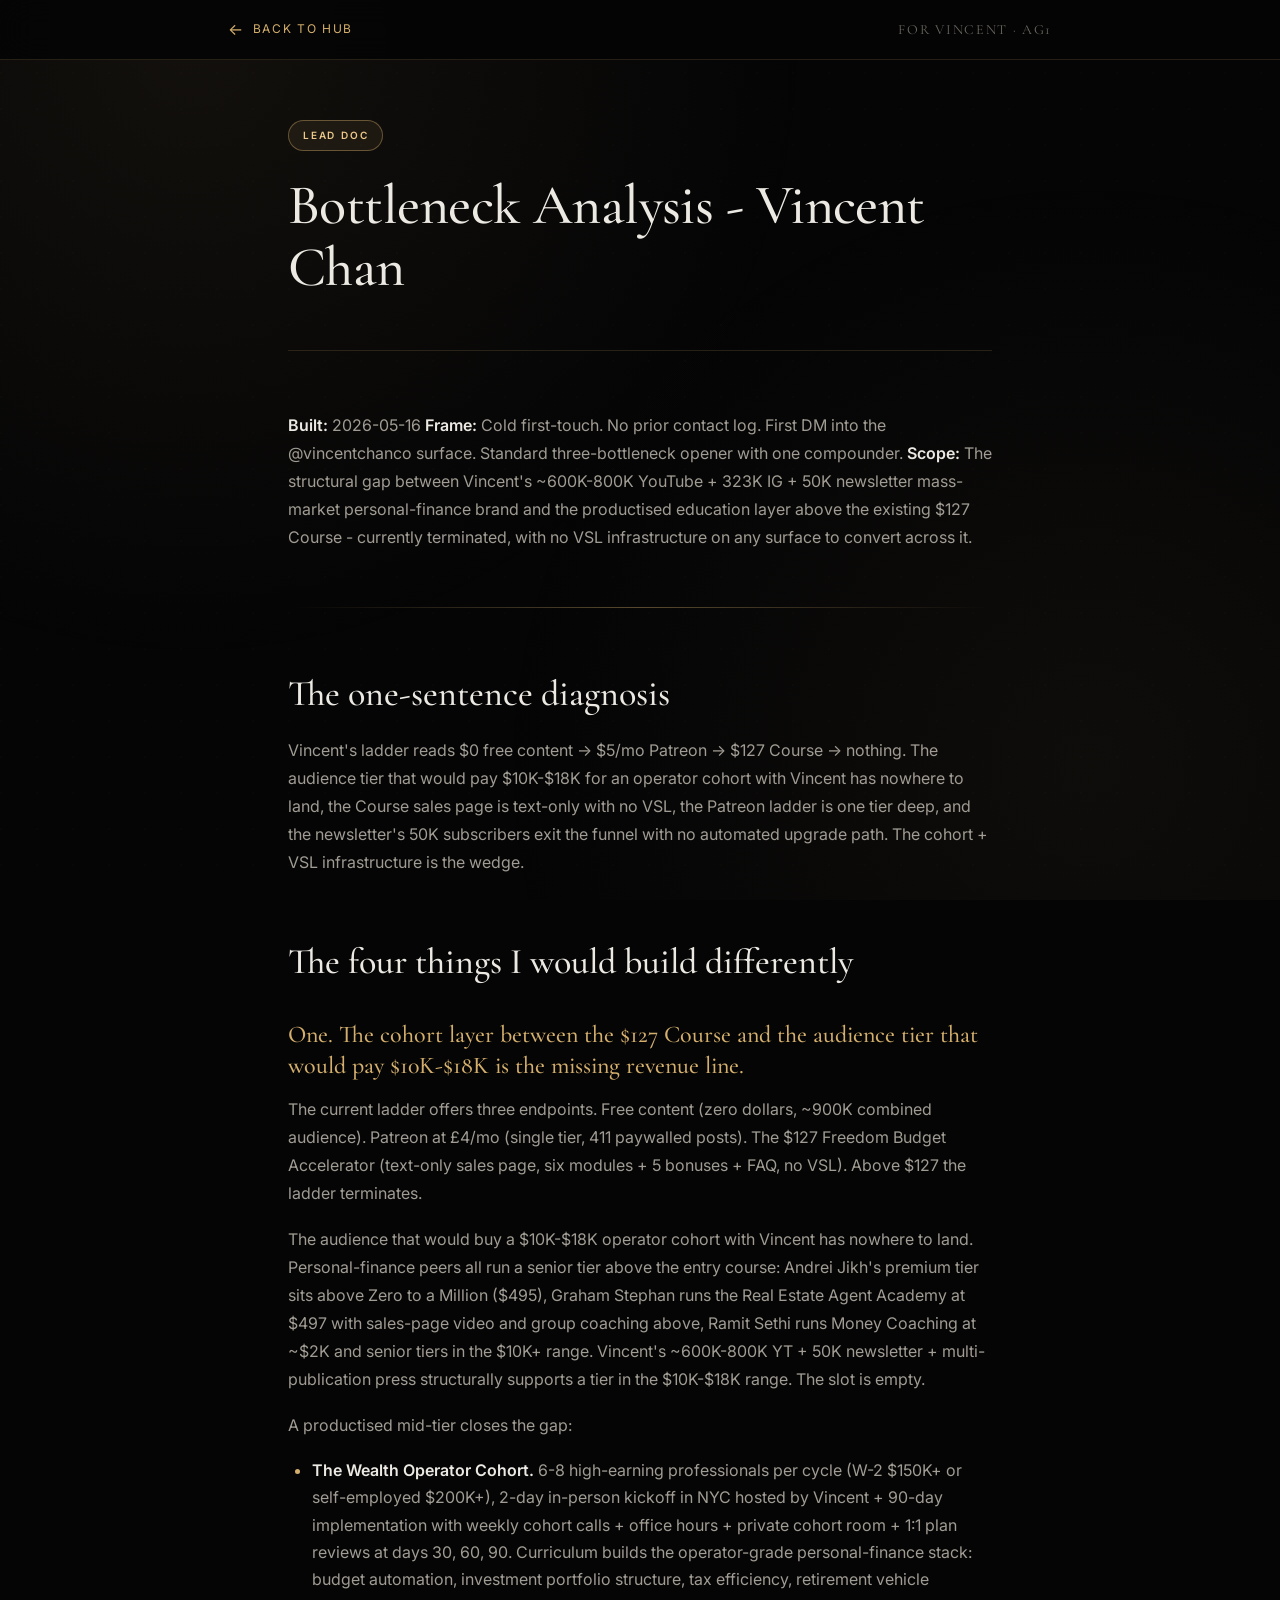
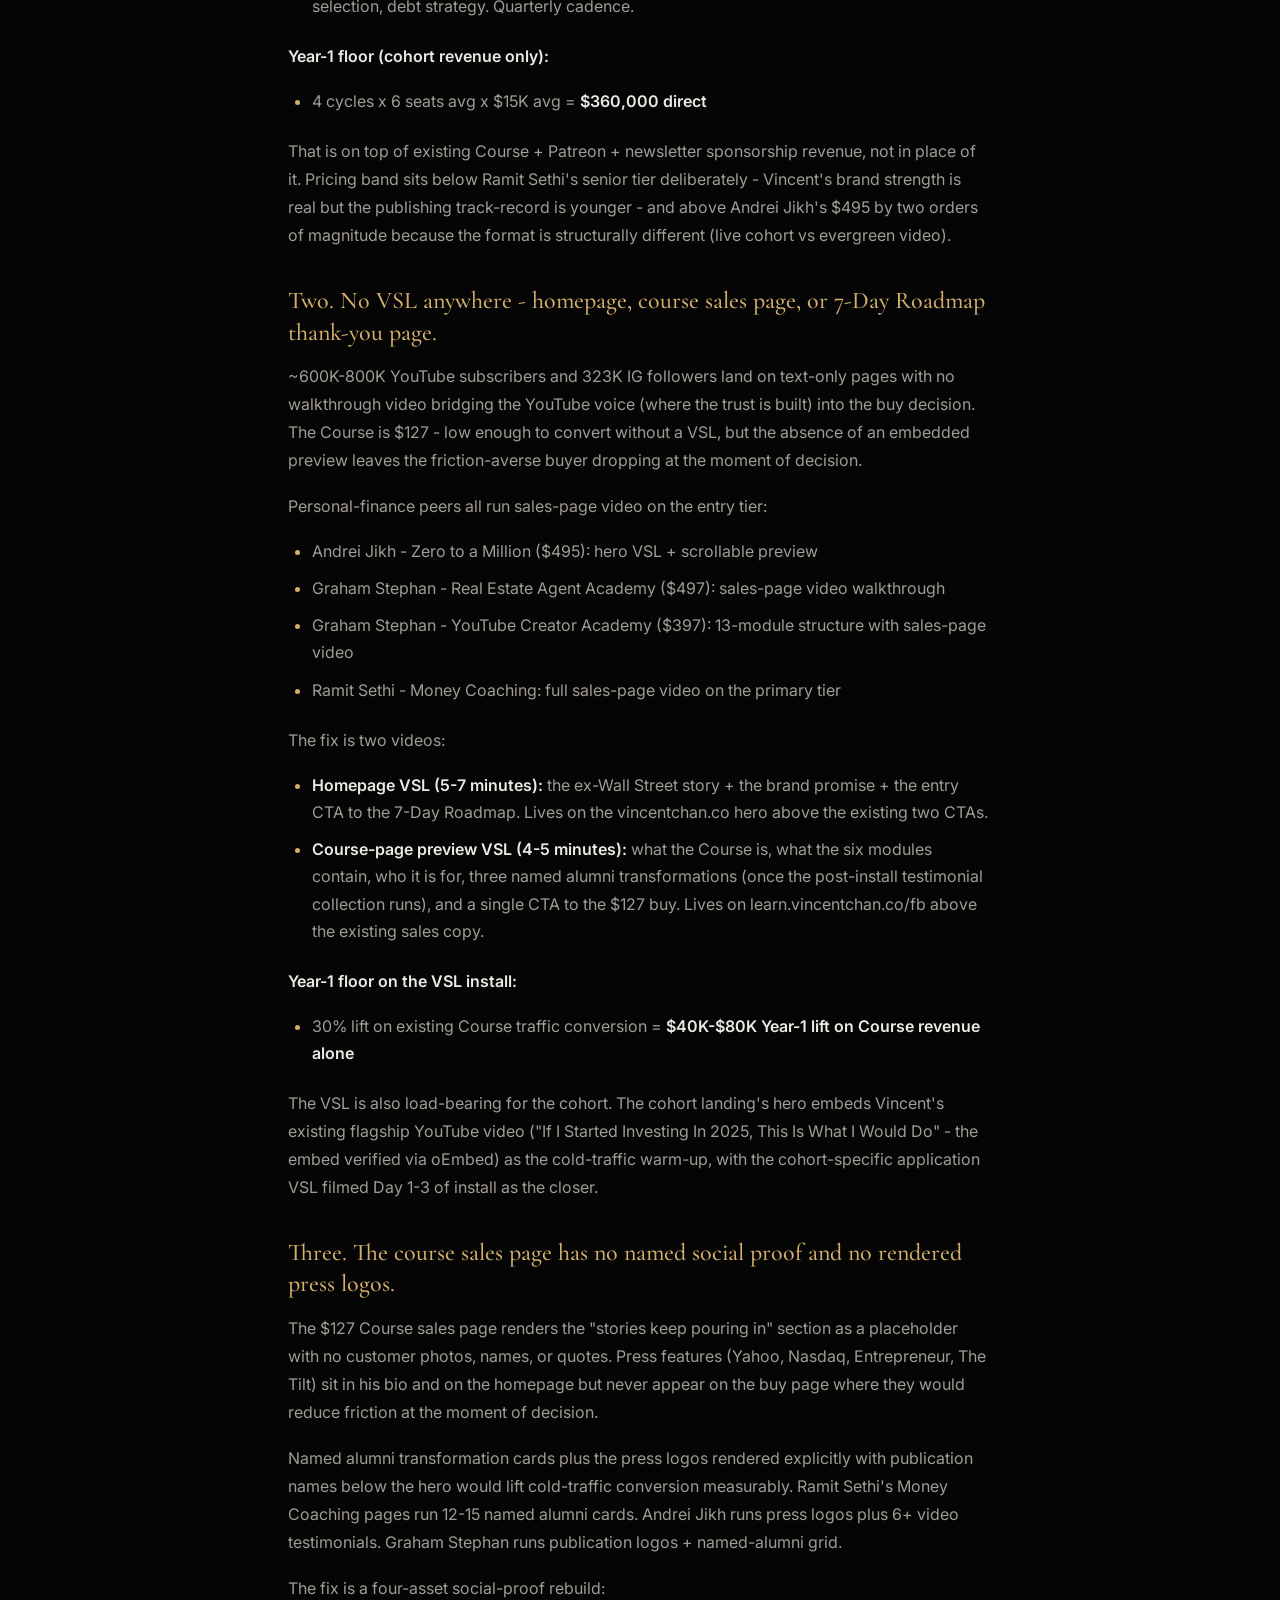
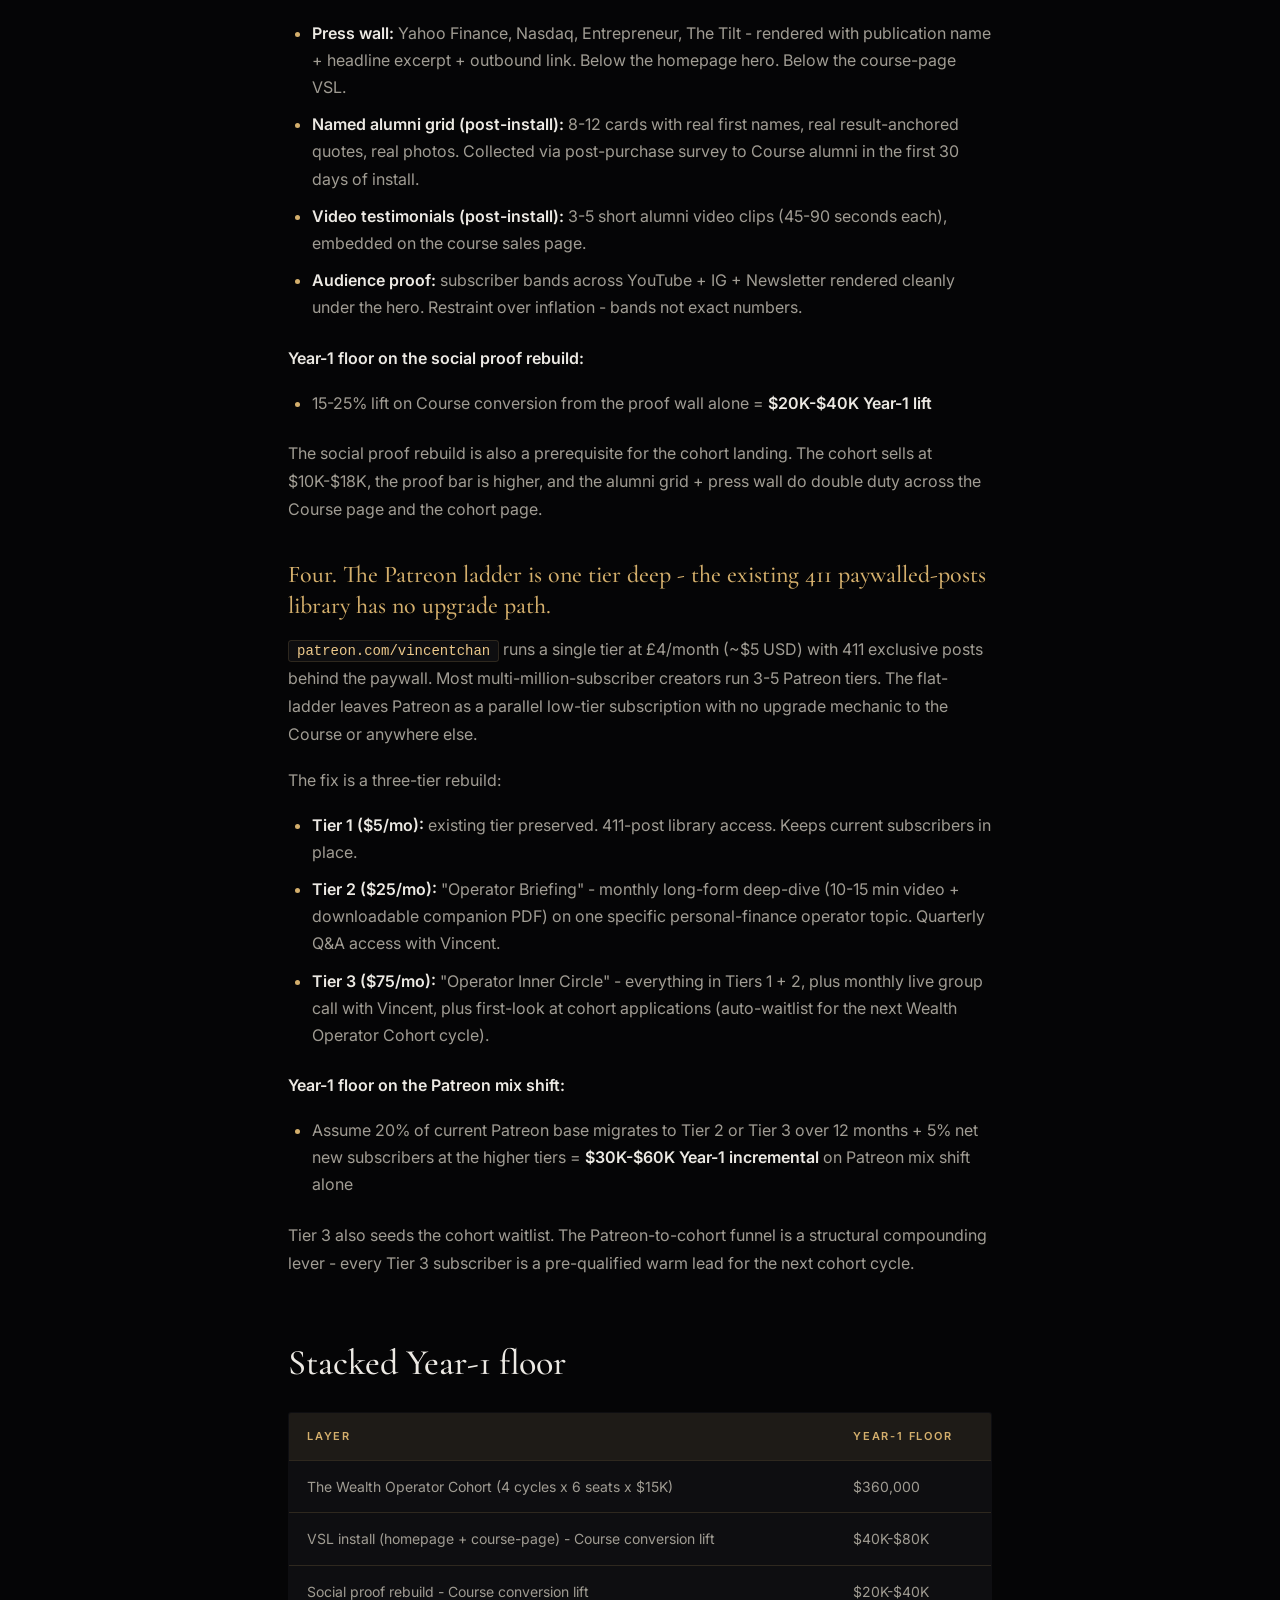
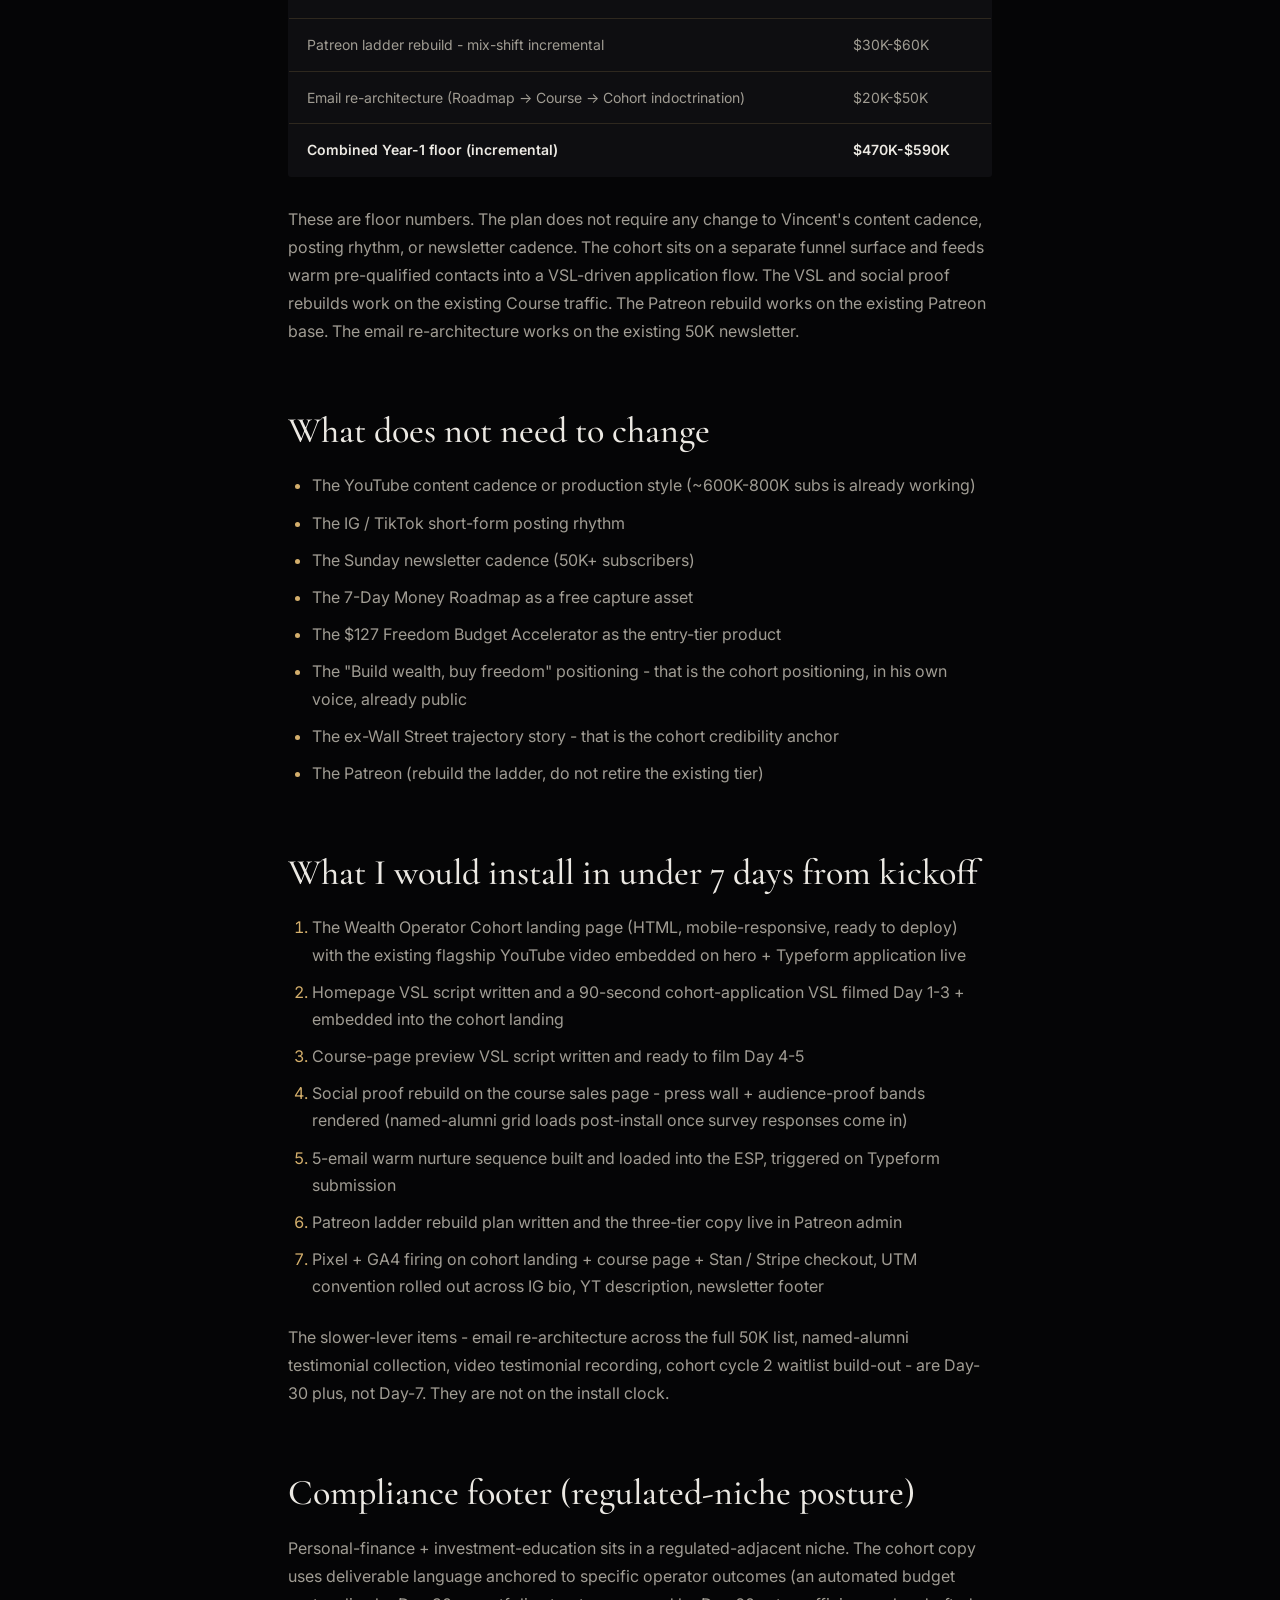
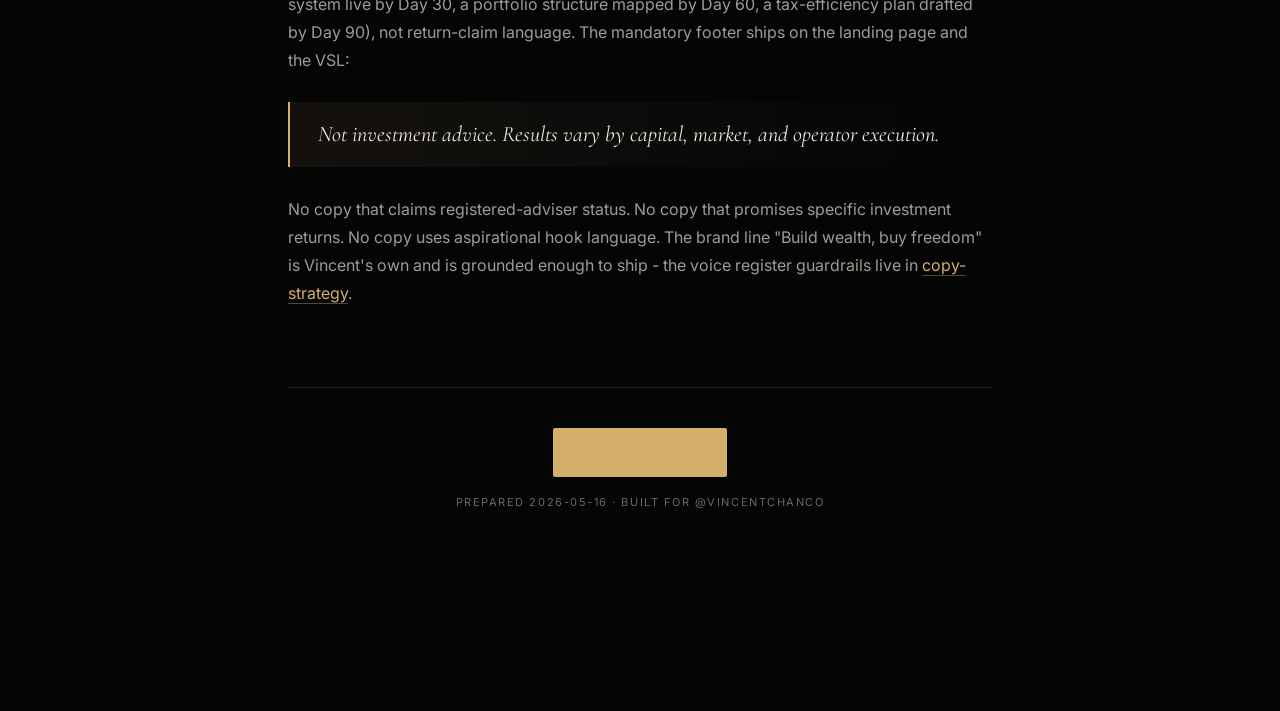
<file: bottleneck-analysis.html>
<!DOCTYPE html>
<html lang="en">
<head>
<meta charset="UTF-8">
<meta name="viewport" content="width=device-width, initial-scale=1.0">
<title>Bottleneck Analysis · For Vincent · AG1</title>
<meta name="description" content="Bottleneck Analysis - built for Vincent Wadan by AG1 Consulting.">
<meta name="robots" content="noindex">
<meta property="og:title" content="Bottleneck Analysis · For Vincent">
<meta property="og:description" content="Part of the updated 3-thing plan and less-than-7-day install built for @vincentchanco by AG1 Consulting.">
<meta property="og:type" content="article">
<meta name="twitter:card" content="summary_large_image">
<link rel="icon" type="image/svg+xml" href="favicon.svg">
<script defer data-domain="andrei170.github.io" src="https://plausible.io/js/script.js"></script>
<link rel="preconnect" href="https://fonts.googleapis.com">
<link rel="preconnect" href="https://fonts.gstatic.com" crossorigin>
<link href="https://fonts.googleapis.com/css2?family=Cormorant+Garamond:wght@400;500;600;700&family=Inter:wght@300;400;500;600;700&display=swap" rel="stylesheet">
<link rel="stylesheet" href="docs.css">
</head>
<body>

<nav class="nav">
  <div class="nav-inner">
    <a href="index.html" class="nav-back"><span class="arrow">&larr;</span> Back to Hub</a>
    <span class="nav-title">For Vincent · AG1</span>
  </div>
</nav>

<article class="doc">
  <header class="doc-header">
    <span class="doc-tag">Lead Doc</span>
    <h1>Bottleneck Analysis - Vincent Chan</h1>
  </header>

  
<p><strong>Built:</strong> 2026-05-16
<strong>Frame:</strong> Cold first-touch. No prior contact log. First DM into the @vincentchanco surface. Standard three-bottleneck opener with one compounder.
<strong>Scope:</strong> The structural gap between Vincent's ~600K-800K YouTube + 323K IG + 50K newsletter mass-market personal-finance brand and the productised education layer above the existing $127 Course - currently terminated, with no VSL infrastructure on any surface to convert across it.</p>
<hr />
<h2>The one-sentence diagnosis</h2>
<p>Vincent's ladder reads $0 free content -&gt; $5/mo Patreon -&gt; $127 Course -&gt; nothing. The audience tier that would pay $10K-$18K for an operator cohort with Vincent has nowhere to land, the Course sales page is text-only with no VSL, the Patreon ladder is one tier deep, and the newsletter's 50K subscribers exit the funnel with no automated upgrade path. The cohort + VSL infrastructure is the wedge.</p>
<h2>The four things I would build differently</h2>
<h3>One. The cohort layer between the $127 Course and the audience tier that would pay $10K-$18K is the missing revenue line.</h3>
<p>The current ladder offers three endpoints. Free content (zero dollars, ~900K combined audience). Patreon at £4/mo (single tier, 411 paywalled posts). The $127 Freedom Budget Accelerator (text-only sales page, six modules + 5 bonuses + FAQ, no VSL). Above $127 the ladder terminates.</p>
<p>The audience that would buy a $10K-$18K operator cohort with Vincent has nowhere to land. Personal-finance peers all run a senior tier above the entry course: Andrei Jikh's premium tier sits above Zero to a Million ($495), Graham Stephan runs the Real Estate Agent Academy at $497 with sales-page video and group coaching above, Ramit Sethi runs Money Coaching at ~$2K and senior tiers in the $10K+ range. Vincent's ~600K-800K YT + 50K newsletter + multi-publication press structurally supports a tier in the $10K-$18K range. The slot is empty.</p>
<p>A productised mid-tier closes the gap:</p>
<ul>
<li><strong>The Wealth Operator Cohort.</strong> 6-8 high-earning professionals per cycle (W-2 $150K+ or self-employed $200K+), 2-day in-person kickoff in NYC hosted by Vincent + 90-day implementation with weekly cohort calls + office hours + private cohort room + 1:1 plan reviews at days 30, 60, 90. Curriculum builds the operator-grade personal-finance stack: budget automation, investment portfolio structure, tax efficiency, retirement vehicle selection, debt strategy. Quarterly cadence.</li>
</ul>
<p><strong>Year-1 floor (cohort revenue only):</strong></p>
<ul>
<li>4 cycles x 6 seats avg x $15K avg = <strong>$360,000 direct</strong></li>
</ul>
<p>That is on top of existing Course + Patreon + newsletter sponsorship revenue, not in place of it. Pricing band sits below Ramit Sethi's senior tier deliberately - Vincent's brand strength is real but the publishing track-record is younger - and above Andrei Jikh's $495 by two orders of magnitude because the format is structurally different (live cohort vs evergreen video).</p>
<h3>Two. No VSL anywhere - homepage, course sales page, or 7-Day Roadmap thank-you page.</h3>
<p>~600K-800K YouTube subscribers and 323K IG followers land on text-only pages with no walkthrough video bridging the YouTube voice (where the trust is built) into the buy decision. The Course is $127 - low enough to convert without a VSL, but the absence of an embedded preview leaves the friction-averse buyer dropping at the moment of decision.</p>
<p>Personal-finance peers all run sales-page video on the entry tier:</p>
<ul>
<li>Andrei Jikh - Zero to a Million ($495): hero VSL + scrollable preview</li>
<li>Graham Stephan - Real Estate Agent Academy ($497): sales-page video walkthrough</li>
<li>Graham Stephan - YouTube Creator Academy ($397): 13-module structure with sales-page video</li>
<li>Ramit Sethi - Money Coaching: full sales-page video on the primary tier</li>
</ul>
<p>The fix is two videos:</p>
<ul>
<li><strong>Homepage VSL (5-7 minutes):</strong> the ex-Wall Street story + the brand promise + the entry CTA to the 7-Day Roadmap. Lives on the vincentchan.co hero above the existing two CTAs.</li>
<li><strong>Course-page preview VSL (4-5 minutes):</strong> what the Course is, what the six modules contain, who it is for, three named alumni transformations (once the post-install testimonial collection runs), and a single CTA to the $127 buy. Lives on learn.vincentchan.co/fb above the existing sales copy.</li>
</ul>
<p><strong>Year-1 floor on the VSL install:</strong></p>
<ul>
<li>30% lift on existing Course traffic conversion = <strong>$40K-$80K Year-1 lift on Course revenue alone</strong></li>
</ul>
<p>The VSL is also load-bearing for the cohort. The cohort landing's hero embeds Vincent's existing flagship YouTube video ("If I Started Investing In 2025, This Is What I Would Do" - the embed verified via oEmbed) as the cold-traffic warm-up, with the cohort-specific application VSL filmed Day 1-3 of install as the closer.</p>
<h3>Three. The course sales page has no named social proof and no rendered press logos.</h3>
<p>The $127 Course sales page renders the "stories keep pouring in" section as a placeholder with no customer photos, names, or quotes. Press features (Yahoo, Nasdaq, Entrepreneur, The Tilt) sit in his bio and on the homepage but never appear on the buy page where they would reduce friction at the moment of decision.</p>
<p>Named alumni transformation cards plus the press logos rendered explicitly with publication names below the hero would lift cold-traffic conversion measurably. Ramit Sethi's Money Coaching pages run 12-15 named alumni cards. Andrei Jikh runs press logos plus 6+ video testimonials. Graham Stephan runs publication logos + named-alumni grid.</p>
<p>The fix is a four-asset social-proof rebuild:</p>
<ul>
<li><strong>Press wall:</strong> Yahoo Finance, Nasdaq, Entrepreneur, The Tilt - rendered with publication name + headline excerpt + outbound link. Below the homepage hero. Below the course-page VSL.</li>
<li><strong>Named alumni grid (post-install):</strong> 8-12 cards with real first names, real result-anchored quotes, real photos. Collected via post-purchase survey to Course alumni in the first 30 days of install.</li>
<li><strong>Video testimonials (post-install):</strong> 3-5 short alumni video clips (45-90 seconds each), embedded on the course sales page.</li>
<li><strong>Audience proof:</strong> subscriber bands across YouTube + IG + Newsletter rendered cleanly under the hero. Restraint over inflation - bands not exact numbers.</li>
</ul>
<p><strong>Year-1 floor on the social proof rebuild:</strong></p>
<ul>
<li>15-25% lift on Course conversion from the proof wall alone = <strong>$20K-$40K Year-1 lift</strong></li>
</ul>
<p>The social proof rebuild is also a prerequisite for the cohort landing. The cohort sells at $10K-$18K, the proof bar is higher, and the alumni grid + press wall do double duty across the Course page and the cohort page.</p>
<h3>Four. The Patreon ladder is one tier deep - the existing 411 paywalled-posts library has no upgrade path.</h3>
<p><code>patreon.com/vincentchan</code> runs a single tier at £4/month (~$5 USD) with 411 exclusive posts behind the paywall. Most multi-million-subscriber creators run 3-5 Patreon tiers. The flat-ladder leaves Patreon as a parallel low-tier subscription with no upgrade mechanic to the Course or anywhere else.</p>
<p>The fix is a three-tier rebuild:</p>
<ul>
<li><strong>Tier 1 ($5/mo):</strong> existing tier preserved. 411-post library access. Keeps current subscribers in place.</li>
<li><strong>Tier 2 ($25/mo):</strong> "Operator Briefing" - monthly long-form deep-dive (10-15 min video + downloadable companion PDF) on one specific personal-finance operator topic. Quarterly Q&amp;A access with Vincent.</li>
<li><strong>Tier 3 ($75/mo):</strong> "Operator Inner Circle" - everything in Tiers 1 + 2, plus monthly live group call with Vincent, plus first-look at cohort applications (auto-waitlist for the next Wealth Operator Cohort cycle).</li>
</ul>
<p><strong>Year-1 floor on the Patreon mix shift:</strong></p>
<ul>
<li>Assume 20% of current Patreon base migrates to Tier 2 or Tier 3 over 12 months + 5% net new subscribers at the higher tiers = <strong>$30K-$60K Year-1 incremental</strong> on Patreon mix shift alone</li>
</ul>
<p>Tier 3 also seeds the cohort waitlist. The Patreon-to-cohort funnel is a structural compounding lever - every Tier 3 subscriber is a pre-qualified warm lead for the next cohort cycle.</p>
<h2>Stacked Year-1 floor</h2>
<table>
<thead>
<tr>
<th>Layer</th>
<th>Year-1 floor</th>
</tr>
</thead>
<tbody>
<tr>
<td>The Wealth Operator Cohort (4 cycles x 6 seats x $15K)</td>
<td>$360,000</td>
</tr>
<tr>
<td>VSL install (homepage + course-page) - Course conversion lift</td>
<td>$40K-$80K</td>
</tr>
<tr>
<td>Social proof rebuild - Course conversion lift</td>
<td>$20K-$40K</td>
</tr>
<tr>
<td>Patreon ladder rebuild - mix-shift incremental</td>
<td>$30K-$60K</td>
</tr>
<tr>
<td>Email re-architecture (Roadmap -&gt; Course -&gt; Cohort indoctrination)</td>
<td>$20K-$50K</td>
</tr>
<tr>
<td><strong>Combined Year-1 floor (incremental)</strong></td>
<td><strong>$470K-$590K</strong></td>
</tr>
</tbody>
</table>
<p>These are floor numbers. The plan does not require any change to Vincent's content cadence, posting rhythm, or newsletter cadence. The cohort sits on a separate funnel surface and feeds warm pre-qualified contacts into a VSL-driven application flow. The VSL and social proof rebuilds work on the existing Course traffic. The Patreon rebuild works on the existing Patreon base. The email re-architecture works on the existing 50K newsletter.</p>
<h2>What does not need to change</h2>
<ul>
<li>The YouTube content cadence or production style (~600K-800K subs is already working)</li>
<li>The IG / TikTok short-form posting rhythm</li>
<li>The Sunday newsletter cadence (50K+ subscribers)</li>
<li>The 7-Day Money Roadmap as a free capture asset</li>
<li>The $127 Freedom Budget Accelerator as the entry-tier product</li>
<li>The "Build wealth, buy freedom" positioning - that is the cohort positioning, in his own voice, already public</li>
<li>The ex-Wall Street trajectory story - that is the cohort credibility anchor</li>
<li>The Patreon (rebuild the ladder, do not retire the existing tier)</li>
</ul>
<h2>What I would install in under 7 days from kickoff</h2>
<ol>
<li>The Wealth Operator Cohort landing page (HTML, mobile-responsive, ready to deploy) with the existing flagship YouTube video embedded on hero + Typeform application live</li>
<li>Homepage VSL script written and a 90-second cohort-application VSL filmed Day 1-3 + embedded into the cohort landing</li>
<li>Course-page preview VSL script written and ready to film Day 4-5</li>
<li>Social proof rebuild on the course sales page - press wall + audience-proof bands rendered (named-alumni grid loads post-install once survey responses come in)</li>
<li>5-email warm nurture sequence built and loaded into the ESP, triggered on Typeform submission</li>
<li>Patreon ladder rebuild plan written and the three-tier copy live in Patreon admin</li>
<li>Pixel + GA4 firing on cohort landing + course page + Stan / Stripe checkout, UTM convention rolled out across IG bio, YT description, newsletter footer</li>
</ol>
<p>The slower-lever items - email re-architecture across the full 50K list, named-alumni testimonial collection, video testimonial recording, cohort cycle 2 waitlist build-out - are Day-30 plus, not Day-7. They are not on the install clock.</p>
<h2>Compliance footer (regulated-niche posture)</h2>
<p>Personal-finance + investment-education sits in a regulated-adjacent niche. The cohort copy uses deliverable language anchored to specific operator outcomes (an automated budget system live by Day 30, a portfolio structure mapped by Day 60, a tax-efficiency plan drafted by Day 90), not return-claim language. The mandatory footer ships on the landing page and the VSL:</p>
<blockquote>
<p>Not investment advice. Results vary by capital, market, and operator execution.</p>
</blockquote>
<p>No copy that claims registered-adviser status. No copy that promises specific investment returns. No copy uses aspirational hook language. The brand line "Build wealth, buy freedom" is Vincent's own and is grounded enough to ship - the voice register guardrails live in <a href="copy-strategy.html">copy-strategy</a>.</p>

  <footer class="doc-footer">
    <a href="index.html" class="doc-footer-link">Back to Hub</a>
    <div class="doc-meta">Prepared 2026-05-16 &middot; Built for @vincentchanco</div>
  </footer>
</article>

</body>
</html>
</file>
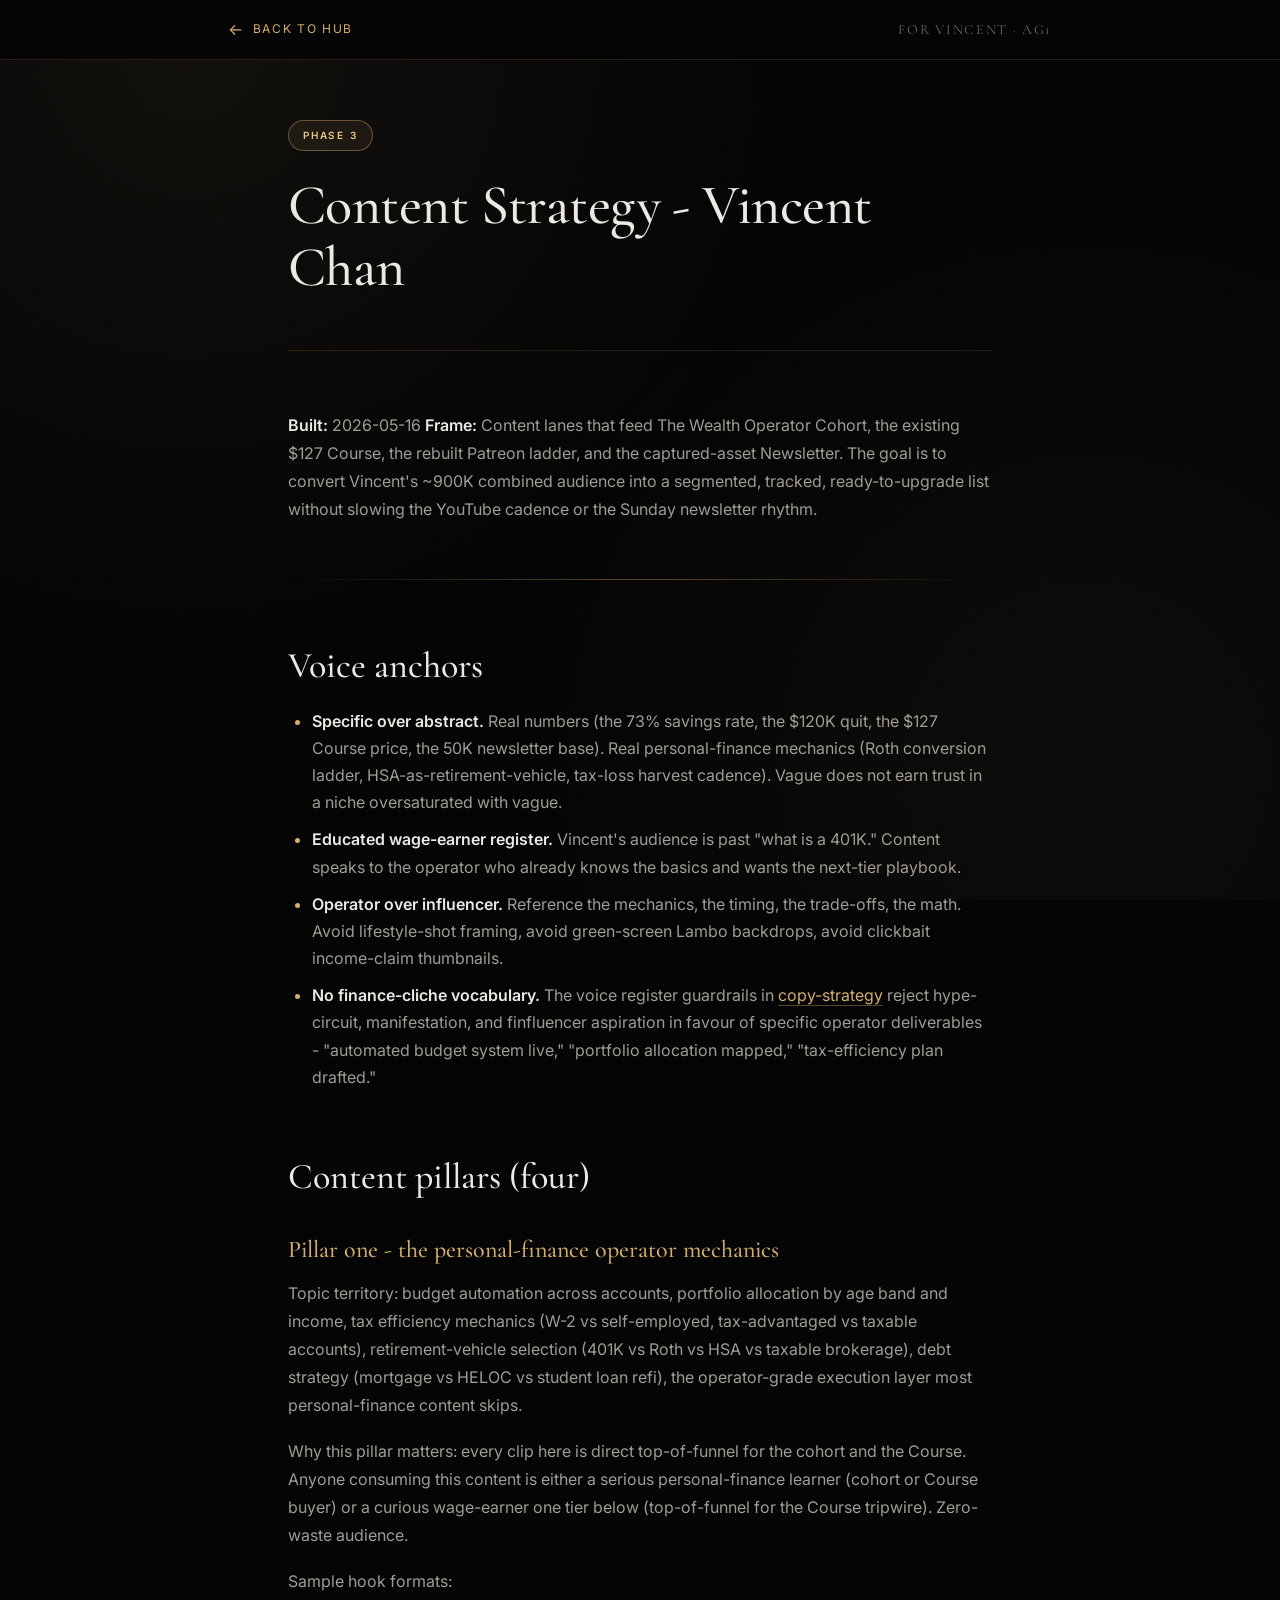
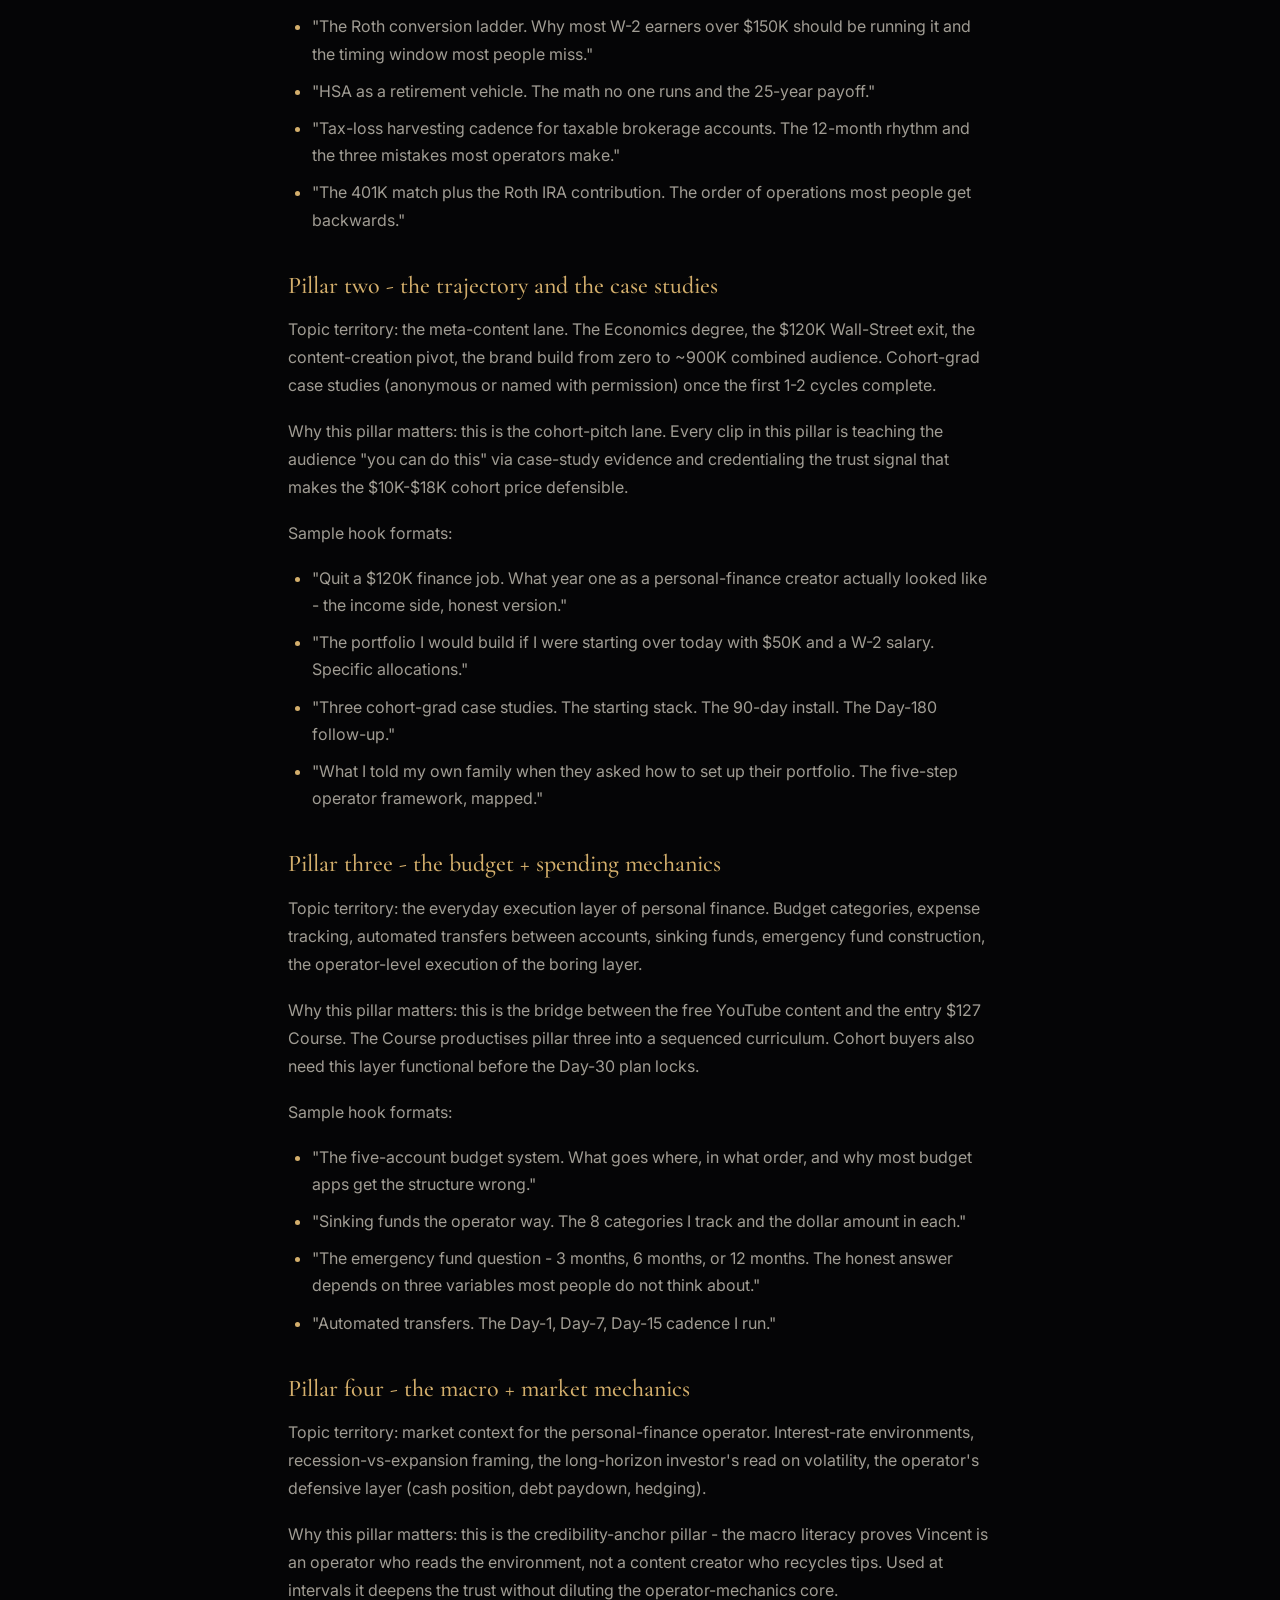
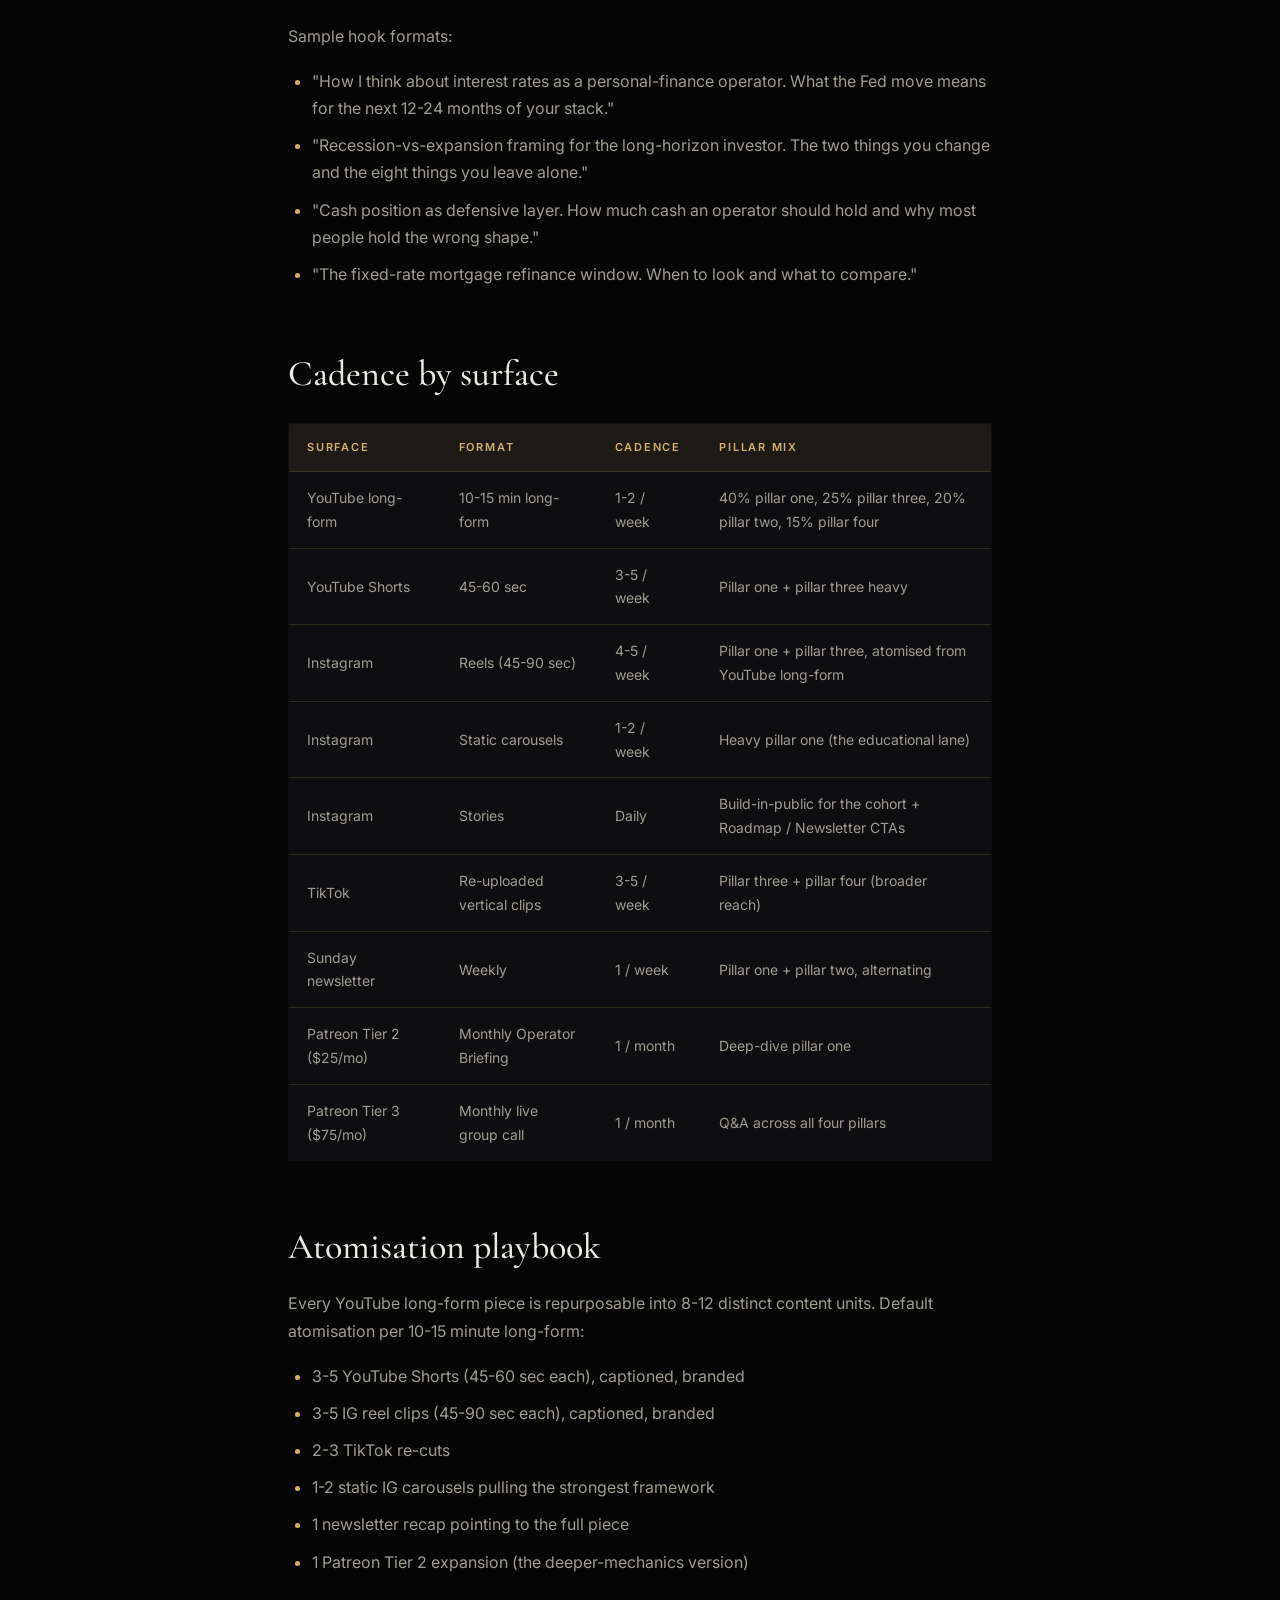
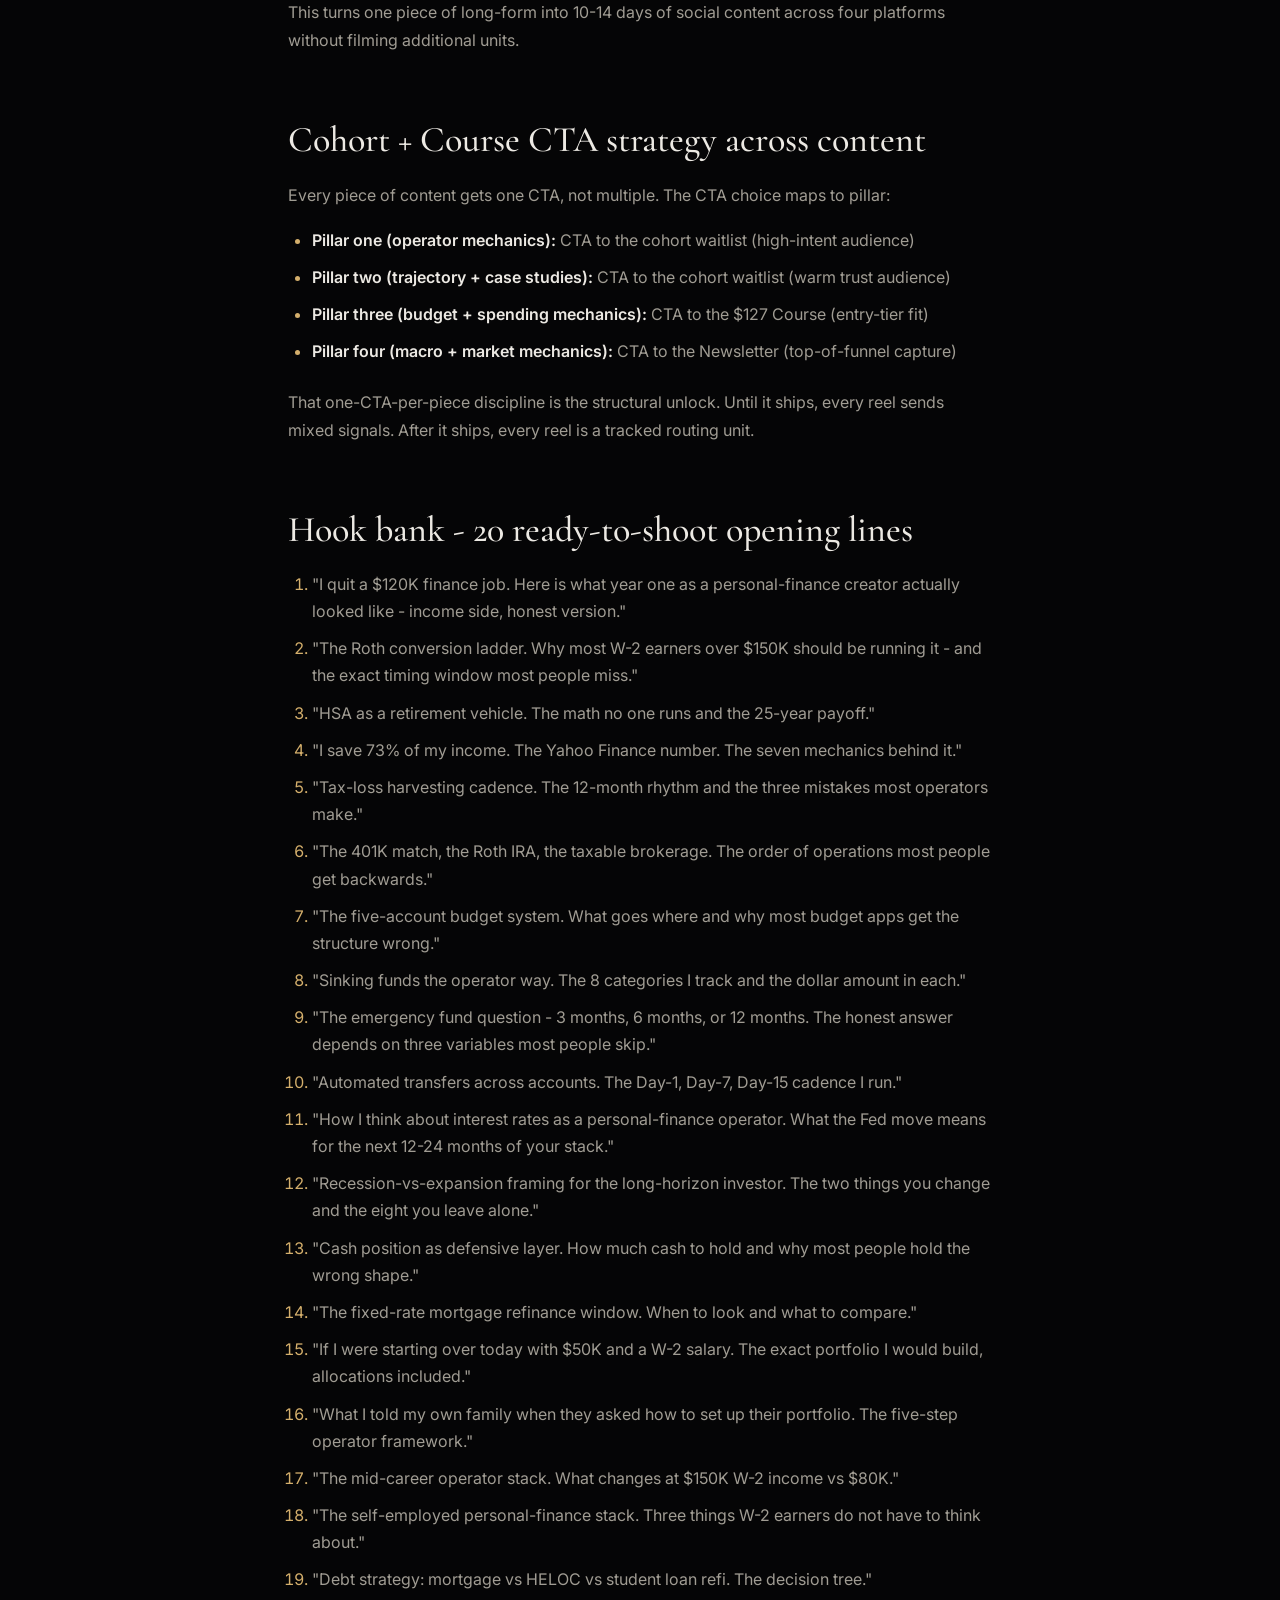
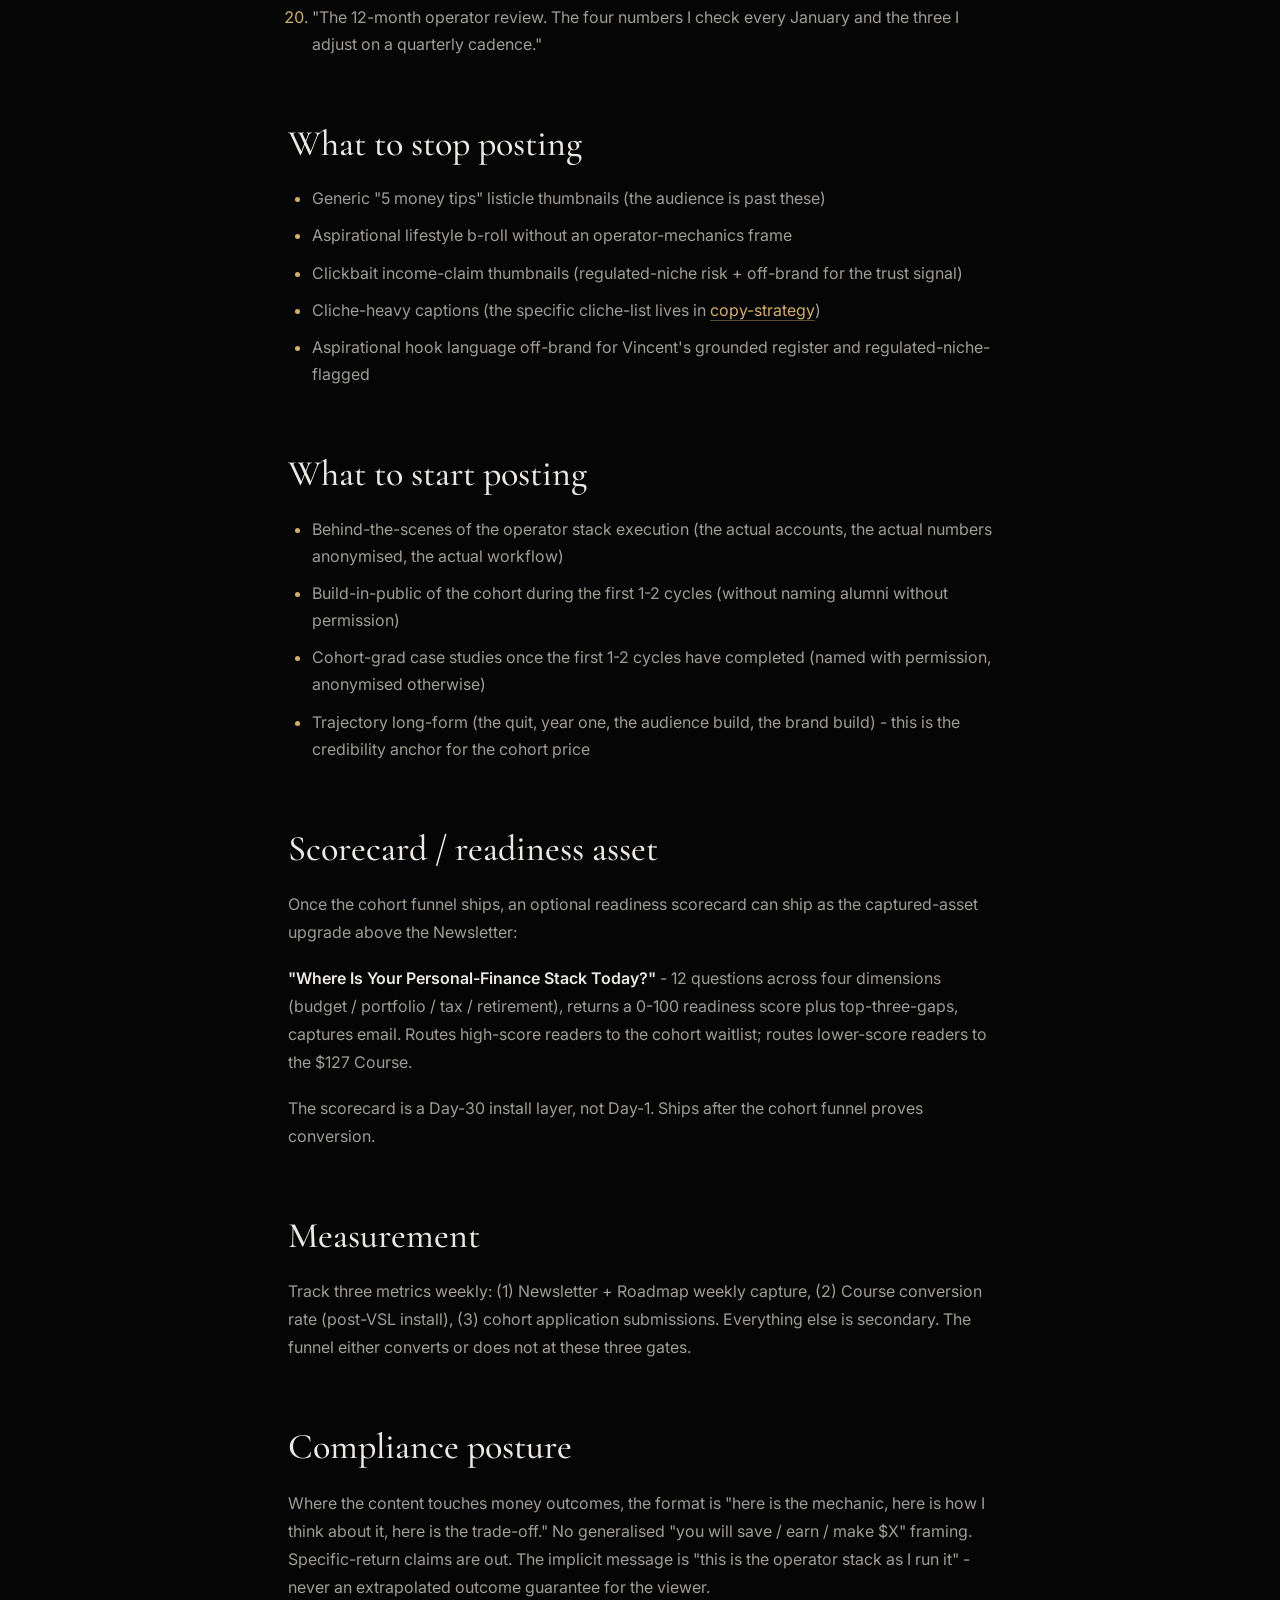
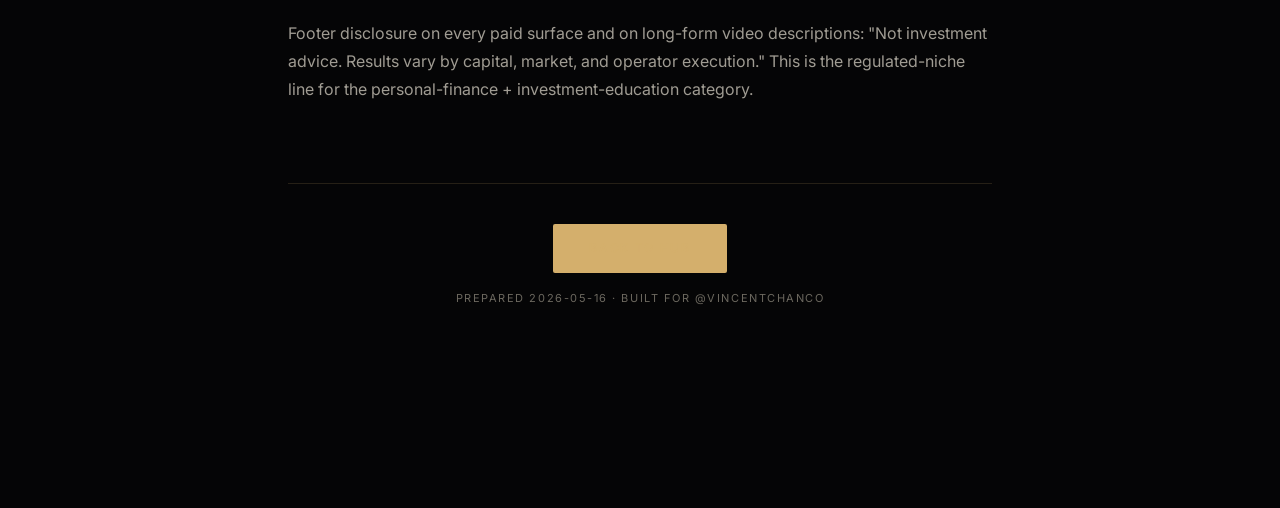
<file: content-strategy.html>
<!DOCTYPE html>
<html lang="en">
<head>
<meta charset="UTF-8">
<meta name="viewport" content="width=device-width, initial-scale=1.0">
<title>Content Strategy · For Vincent · AG1</title>
<meta name="description" content="Content Strategy - built for Vincent Wadan by AG1 Consulting.">
<meta name="robots" content="noindex">
<meta property="og:title" content="Content Strategy · For Vincent">
<meta property="og:description" content="Part of the updated 3-thing plan and less-than-7-day install built for @vincentchanco by AG1 Consulting.">
<meta property="og:type" content="article">
<meta name="twitter:card" content="summary_large_image">
<link rel="icon" type="image/svg+xml" href="favicon.svg">
<script defer data-domain="andrei170.github.io" src="https://plausible.io/js/script.js"></script>
<link rel="preconnect" href="https://fonts.googleapis.com">
<link rel="preconnect" href="https://fonts.gstatic.com" crossorigin>
<link href="https://fonts.googleapis.com/css2?family=Cormorant+Garamond:wght@400;500;600;700&family=Inter:wght@300;400;500;600;700&display=swap" rel="stylesheet">
<link rel="stylesheet" href="docs.css">
</head>
<body>

<nav class="nav">
  <div class="nav-inner">
    <a href="index.html" class="nav-back"><span class="arrow">&larr;</span> Back to Hub</a>
    <span class="nav-title">For Vincent · AG1</span>
  </div>
</nav>

<article class="doc">
  <header class="doc-header">
    <span class="doc-tag">Phase 3</span>
    <h1>Content Strategy - Vincent Chan</h1>
  </header>

  
<p><strong>Built:</strong> 2026-05-16
<strong>Frame:</strong> Content lanes that feed The Wealth Operator Cohort, the existing $127 Course, the rebuilt Patreon ladder, and the captured-asset Newsletter. The goal is to convert Vincent's ~900K combined audience into a segmented, tracked, ready-to-upgrade list without slowing the YouTube cadence or the Sunday newsletter rhythm.</p>
<hr />
<h2>Voice anchors</h2>
<ul>
<li><strong>Specific over abstract.</strong> Real numbers (the 73% savings rate, the $120K quit, the $127 Course price, the 50K newsletter base). Real personal-finance mechanics (Roth conversion ladder, HSA-as-retirement-vehicle, tax-loss harvest cadence). Vague does not earn trust in a niche oversaturated with vague.</li>
<li><strong>Educated wage-earner register.</strong> Vincent's audience is past "what is a 401K." Content speaks to the operator who already knows the basics and wants the next-tier playbook.</li>
<li><strong>Operator over influencer.</strong> Reference the mechanics, the timing, the trade-offs, the math. Avoid lifestyle-shot framing, avoid green-screen Lambo backdrops, avoid clickbait income-claim thumbnails.</li>
<li><strong>No finance-cliche vocabulary.</strong> The voice register guardrails in <a href="copy-strategy.html">copy-strategy</a> reject hype-circuit, manifestation, and finfluencer aspiration in favour of specific operator deliverables - "automated budget system live," "portfolio allocation mapped," "tax-efficiency plan drafted."</li>
</ul>
<h2>Content pillars (four)</h2>
<h3>Pillar one - the personal-finance operator mechanics</h3>
<p>Topic territory: budget automation across accounts, portfolio allocation by age band and income, tax efficiency mechanics (W-2 vs self-employed, tax-advantaged vs taxable accounts), retirement-vehicle selection (401K vs Roth vs HSA vs taxable brokerage), debt strategy (mortgage vs HELOC vs student loan refi), the operator-grade execution layer most personal-finance content skips.</p>
<p>Why this pillar matters: every clip here is direct top-of-funnel for the cohort and the Course. Anyone consuming this content is either a serious personal-finance learner (cohort or Course buyer) or a curious wage-earner one tier below (top-of-funnel for the Course tripwire). Zero-waste audience.</p>
<p>Sample hook formats:</p>
<ul>
<li>"The Roth conversion ladder. Why most W-2 earners over $150K should be running it and the timing window most people miss."</li>
<li>"HSA as a retirement vehicle. The math no one runs and the 25-year payoff."</li>
<li>"Tax-loss harvesting cadence for taxable brokerage accounts. The 12-month rhythm and the three mistakes most operators make."</li>
<li>"The 401K match plus the Roth IRA contribution. The order of operations most people get backwards."</li>
</ul>
<h3>Pillar two - the trajectory and the case studies</h3>
<p>Topic territory: the meta-content lane. The Economics degree, the $120K Wall-Street exit, the content-creation pivot, the brand build from zero to ~900K combined audience. Cohort-grad case studies (anonymous or named with permission) once the first 1-2 cycles complete.</p>
<p>Why this pillar matters: this is the cohort-pitch lane. Every clip in this pillar is teaching the audience "you can do this" via case-study evidence and credentialing the trust signal that makes the $10K-$18K cohort price defensible.</p>
<p>Sample hook formats:</p>
<ul>
<li>"Quit a $120K finance job. What year one as a personal-finance creator actually looked like - the income side, honest version."</li>
<li>"The portfolio I would build if I were starting over today with $50K and a W-2 salary. Specific allocations."</li>
<li>"Three cohort-grad case studies. The starting stack. The 90-day install. The Day-180 follow-up."</li>
<li>"What I told my own family when they asked how to set up their portfolio. The five-step operator framework, mapped."</li>
</ul>
<h3>Pillar three - the budget + spending mechanics</h3>
<p>Topic territory: the everyday execution layer of personal finance. Budget categories, expense tracking, automated transfers between accounts, sinking funds, emergency fund construction, the operator-level execution of the boring layer.</p>
<p>Why this pillar matters: this is the bridge between the free YouTube content and the entry $127 Course. The Course productises pillar three into a sequenced curriculum. Cohort buyers also need this layer functional before the Day-30 plan locks.</p>
<p>Sample hook formats:</p>
<ul>
<li>"The five-account budget system. What goes where, in what order, and why most budget apps get the structure wrong."</li>
<li>"Sinking funds the operator way. The 8 categories I track and the dollar amount in each."</li>
<li>"The emergency fund question - 3 months, 6 months, or 12 months. The honest answer depends on three variables most people do not think about."</li>
<li>"Automated transfers. The Day-1, Day-7, Day-15 cadence I run."</li>
</ul>
<h3>Pillar four - the macro + market mechanics</h3>
<p>Topic territory: market context for the personal-finance operator. Interest-rate environments, recession-vs-expansion framing, the long-horizon investor's read on volatility, the operator's defensive layer (cash position, debt paydown, hedging).</p>
<p>Why this pillar matters: this is the credibility-anchor pillar - the macro literacy proves Vincent is an operator who reads the environment, not a content creator who recycles tips. Used at intervals it deepens the trust without diluting the operator-mechanics core.</p>
<p>Sample hook formats:</p>
<ul>
<li>"How I think about interest rates as a personal-finance operator. What the Fed move means for the next 12-24 months of your stack."</li>
<li>"Recession-vs-expansion framing for the long-horizon investor. The two things you change and the eight things you leave alone."</li>
<li>"Cash position as defensive layer. How much cash an operator should hold and why most people hold the wrong shape."</li>
<li>"The fixed-rate mortgage refinance window. When to look and what to compare."</li>
</ul>
<h2>Cadence by surface</h2>
<table>
<thead>
<tr>
<th>Surface</th>
<th>Format</th>
<th>Cadence</th>
<th>Pillar mix</th>
</tr>
</thead>
<tbody>
<tr>
<td>YouTube long-form</td>
<td>10-15 min long-form</td>
<td>1-2 / week</td>
<td>40% pillar one, 25% pillar three, 20% pillar two, 15% pillar four</td>
</tr>
<tr>
<td>YouTube Shorts</td>
<td>45-60 sec</td>
<td>3-5 / week</td>
<td>Pillar one + pillar three heavy</td>
</tr>
<tr>
<td>Instagram</td>
<td>Reels (45-90 sec)</td>
<td>4-5 / week</td>
<td>Pillar one + pillar three, atomised from YouTube long-form</td>
</tr>
<tr>
<td>Instagram</td>
<td>Static carousels</td>
<td>1-2 / week</td>
<td>Heavy pillar one (the educational lane)</td>
</tr>
<tr>
<td>Instagram</td>
<td>Stories</td>
<td>Daily</td>
<td>Build-in-public for the cohort + Roadmap / Newsletter CTAs</td>
</tr>
<tr>
<td>TikTok</td>
<td>Re-uploaded vertical clips</td>
<td>3-5 / week</td>
<td>Pillar three + pillar four (broader reach)</td>
</tr>
<tr>
<td>Sunday newsletter</td>
<td>Weekly</td>
<td>1 / week</td>
<td>Pillar one + pillar two, alternating</td>
</tr>
<tr>
<td>Patreon Tier 2 ($25/mo)</td>
<td>Monthly Operator Briefing</td>
<td>1 / month</td>
<td>Deep-dive pillar one</td>
</tr>
<tr>
<td>Patreon Tier 3 ($75/mo)</td>
<td>Monthly live group call</td>
<td>1 / month</td>
<td>Q&amp;A across all four pillars</td>
</tr>
</tbody>
</table>
<h2>Atomisation playbook</h2>
<p>Every YouTube long-form piece is repurposable into 8-12 distinct content units. Default atomisation per 10-15 minute long-form:</p>
<ul>
<li>3-5 YouTube Shorts (45-60 sec each), captioned, branded</li>
<li>3-5 IG reel clips (45-90 sec each), captioned, branded</li>
<li>2-3 TikTok re-cuts</li>
<li>1-2 static IG carousels pulling the strongest framework</li>
<li>1 newsletter recap pointing to the full piece</li>
<li>1 Patreon Tier 2 expansion (the deeper-mechanics version)</li>
</ul>
<p>This turns one piece of long-form into 10-14 days of social content across four platforms without filming additional units.</p>
<h2>Cohort + Course CTA strategy across content</h2>
<p>Every piece of content gets one CTA, not multiple. The CTA choice maps to pillar:</p>
<ul>
<li><strong>Pillar one (operator mechanics):</strong> CTA to the cohort waitlist (high-intent audience)</li>
<li><strong>Pillar two (trajectory + case studies):</strong> CTA to the cohort waitlist (warm trust audience)</li>
<li><strong>Pillar three (budget + spending mechanics):</strong> CTA to the $127 Course (entry-tier fit)</li>
<li><strong>Pillar four (macro + market mechanics):</strong> CTA to the Newsletter (top-of-funnel capture)</li>
</ul>
<p>That one-CTA-per-piece discipline is the structural unlock. Until it ships, every reel sends mixed signals. After it ships, every reel is a tracked routing unit.</p>
<h2>Hook bank - 20 ready-to-shoot opening lines</h2>
<ol>
<li>"I quit a $120K finance job. Here is what year one as a personal-finance creator actually looked like - income side, honest version."</li>
<li>"The Roth conversion ladder. Why most W-2 earners over $150K should be running it - and the exact timing window most people miss."</li>
<li>"HSA as a retirement vehicle. The math no one runs and the 25-year payoff."</li>
<li>"I save 73% of my income. The Yahoo Finance number. The seven mechanics behind it."</li>
<li>"Tax-loss harvesting cadence. The 12-month rhythm and the three mistakes most operators make."</li>
<li>"The 401K match, the Roth IRA, the taxable brokerage. The order of operations most people get backwards."</li>
<li>"The five-account budget system. What goes where and why most budget apps get the structure wrong."</li>
<li>"Sinking funds the operator way. The 8 categories I track and the dollar amount in each."</li>
<li>"The emergency fund question - 3 months, 6 months, or 12 months. The honest answer depends on three variables most people skip."</li>
<li>"Automated transfers across accounts. The Day-1, Day-7, Day-15 cadence I run."</li>
<li>"How I think about interest rates as a personal-finance operator. What the Fed move means for the next 12-24 months of your stack."</li>
<li>"Recession-vs-expansion framing for the long-horizon investor. The two things you change and the eight you leave alone."</li>
<li>"Cash position as defensive layer. How much cash to hold and why most people hold the wrong shape."</li>
<li>"The fixed-rate mortgage refinance window. When to look and what to compare."</li>
<li>"If I were starting over today with $50K and a W-2 salary. The exact portfolio I would build, allocations included."</li>
<li>"What I told my own family when they asked how to set up their portfolio. The five-step operator framework."</li>
<li>"The mid-career operator stack. What changes at $150K W-2 income vs $80K."</li>
<li>"The self-employed personal-finance stack. Three things W-2 earners do not have to think about."</li>
<li>"Debt strategy: mortgage vs HELOC vs student loan refi. The decision tree."</li>
<li>"The 12-month operator review. The four numbers I check every January and the three I adjust on a quarterly cadence."</li>
</ol>
<h2>What to stop posting</h2>
<ul>
<li>Generic "5 money tips" listicle thumbnails (the audience is past these)</li>
<li>Aspirational lifestyle b-roll without an operator-mechanics frame</li>
<li>Clickbait income-claim thumbnails (regulated-niche risk + off-brand for the trust signal)</li>
<li>Cliche-heavy captions (the specific cliche-list lives in <a href="copy-strategy.html">copy-strategy</a>)</li>
<li>Aspirational hook language off-brand for Vincent's grounded register and regulated-niche-flagged</li>
</ul>
<h2>What to start posting</h2>
<ul>
<li>Behind-the-scenes of the operator stack execution (the actual accounts, the actual numbers anonymised, the actual workflow)</li>
<li>Build-in-public of the cohort during the first 1-2 cycles (without naming alumni without permission)</li>
<li>Cohort-grad case studies once the first 1-2 cycles have completed (named with permission, anonymised otherwise)</li>
<li>Trajectory long-form (the quit, year one, the audience build, the brand build) - this is the credibility anchor for the cohort price</li>
</ul>
<h2>Scorecard / readiness asset</h2>
<p>Once the cohort funnel ships, an optional readiness scorecard can ship as the captured-asset upgrade above the Newsletter:</p>
<p><strong>"Where Is Your Personal-Finance Stack Today?"</strong> - 12 questions across four dimensions (budget / portfolio / tax / retirement), returns a 0-100 readiness score plus top-three-gaps, captures email. Routes high-score readers to the cohort waitlist; routes lower-score readers to the $127 Course.</p>
<p>The scorecard is a Day-30 install layer, not Day-1. Ships after the cohort funnel proves conversion.</p>
<h2>Measurement</h2>
<p>Track three metrics weekly: (1) Newsletter + Roadmap weekly capture, (2) Course conversion rate (post-VSL install), (3) cohort application submissions. Everything else is secondary. The funnel either converts or does not at these three gates.</p>
<h2>Compliance posture</h2>
<p>Where the content touches money outcomes, the format is "here is the mechanic, here is how I think about it, here is the trade-off." No generalised "you will save / earn / make $X" framing. Specific-return claims are out. The implicit message is "this is the operator stack as I run it" - never an extrapolated outcome guarantee for the viewer.</p>
<p>Footer disclosure on every paid surface and on long-form video descriptions: "Not investment advice. Results vary by capital, market, and operator execution." This is the regulated-niche line for the personal-finance + investment-education category.</p>

  <footer class="doc-footer">
    <a href="index.html" class="doc-footer-link">Back to Hub</a>
    <div class="doc-meta">Prepared 2026-05-16 &middot; Built for @vincentchanco</div>
  </footer>
</article>

</body>
</html>
</file>
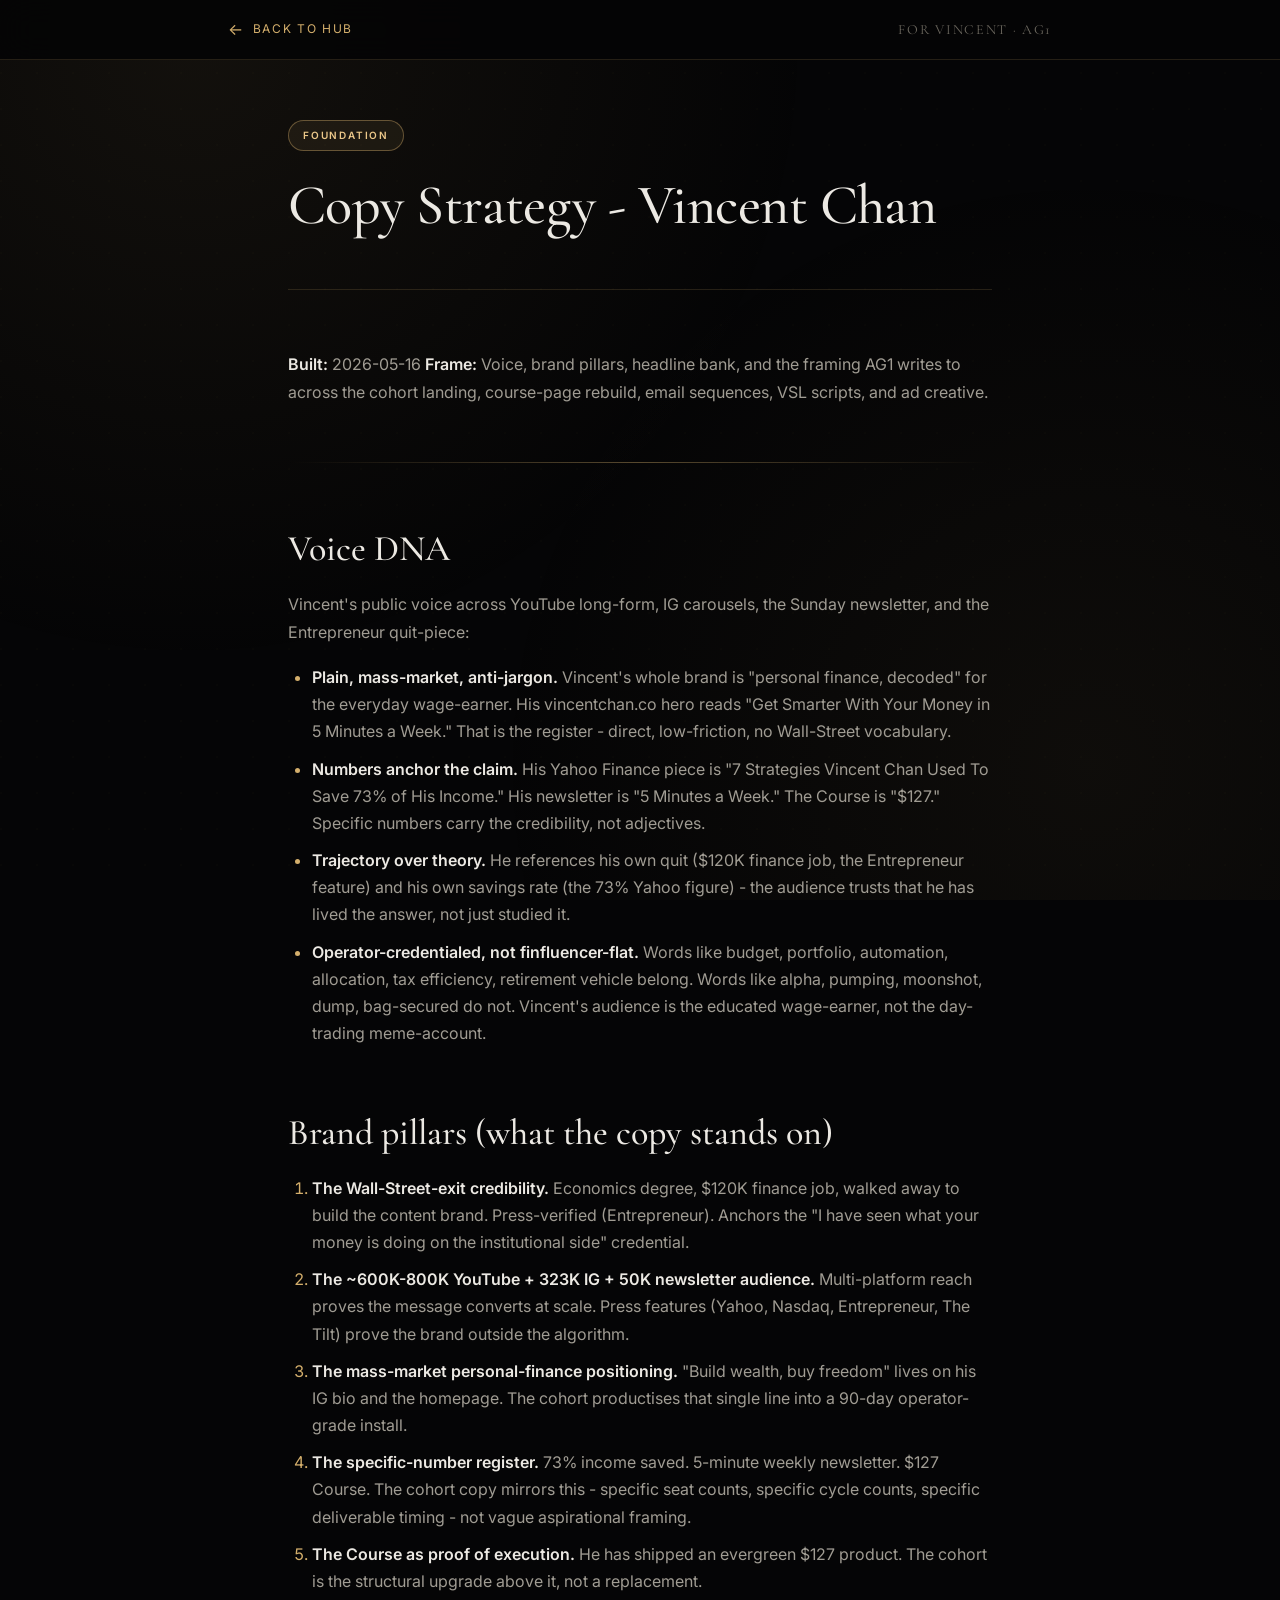
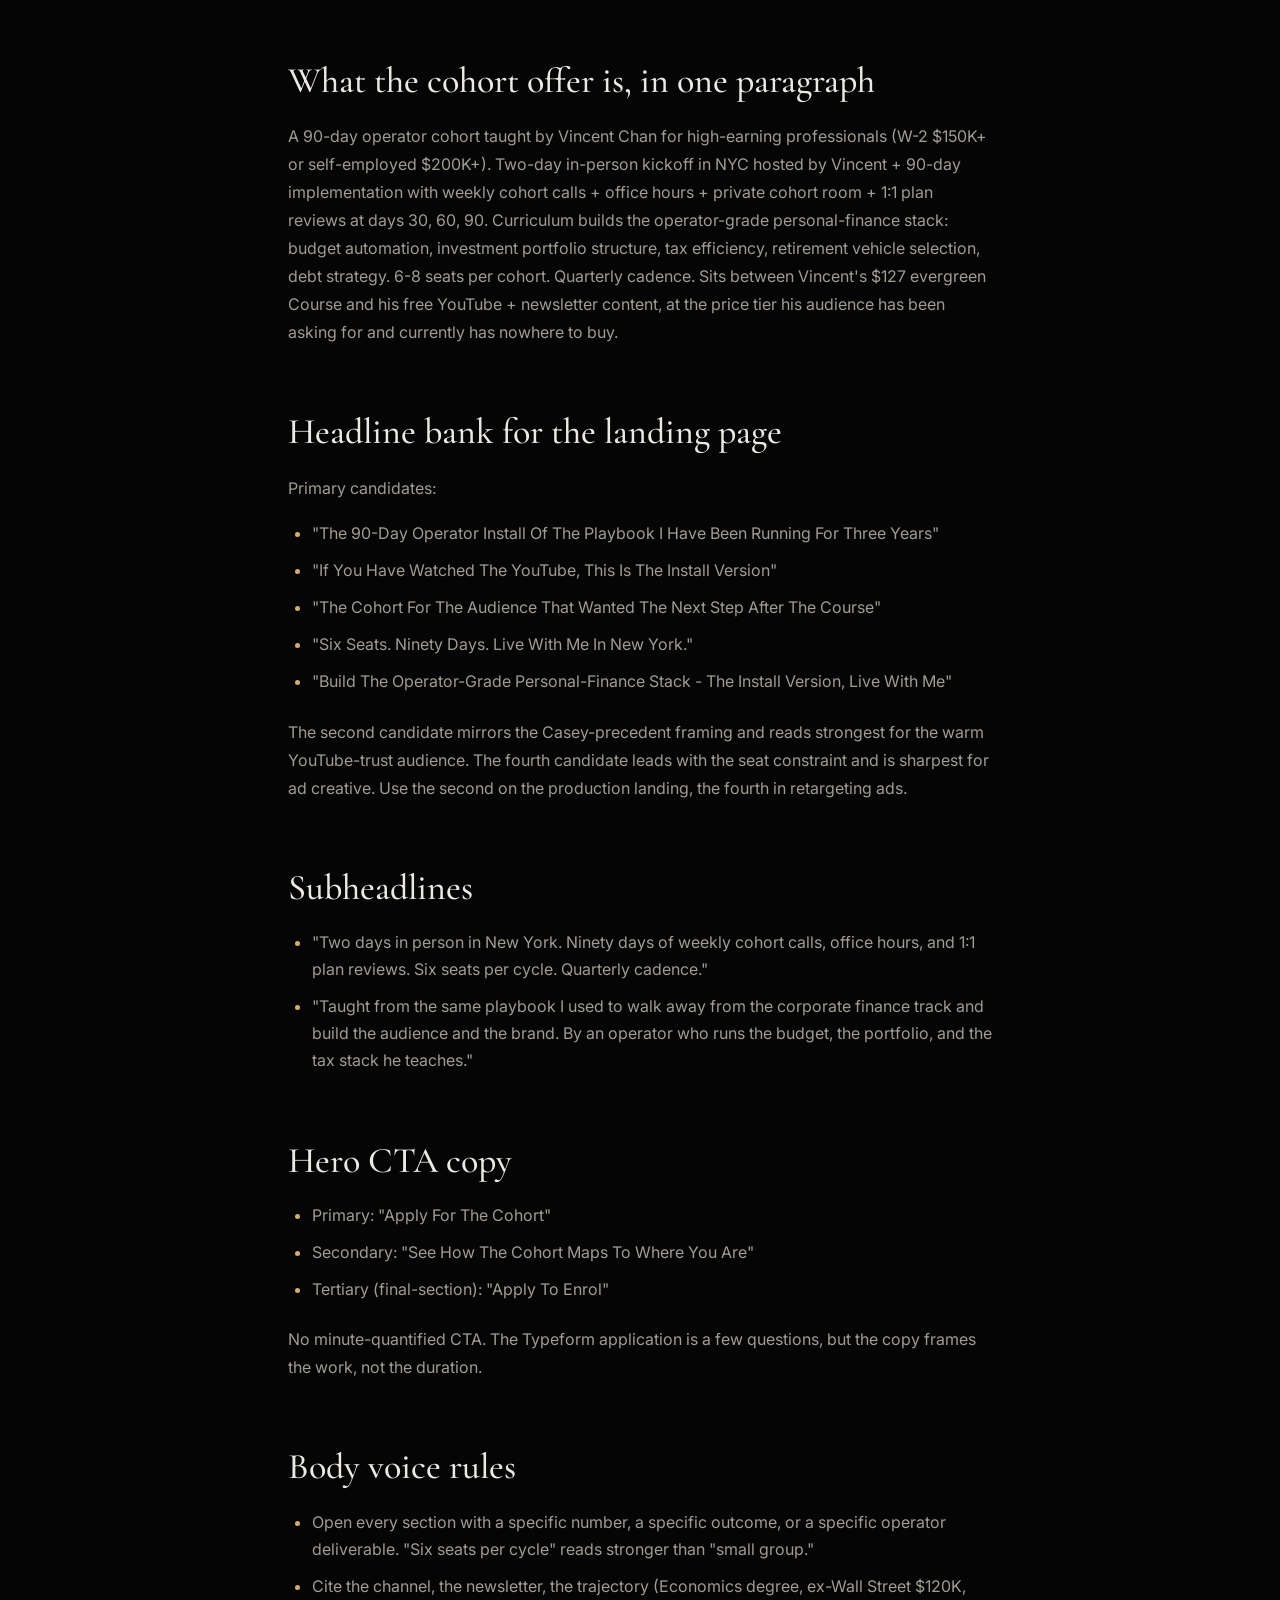
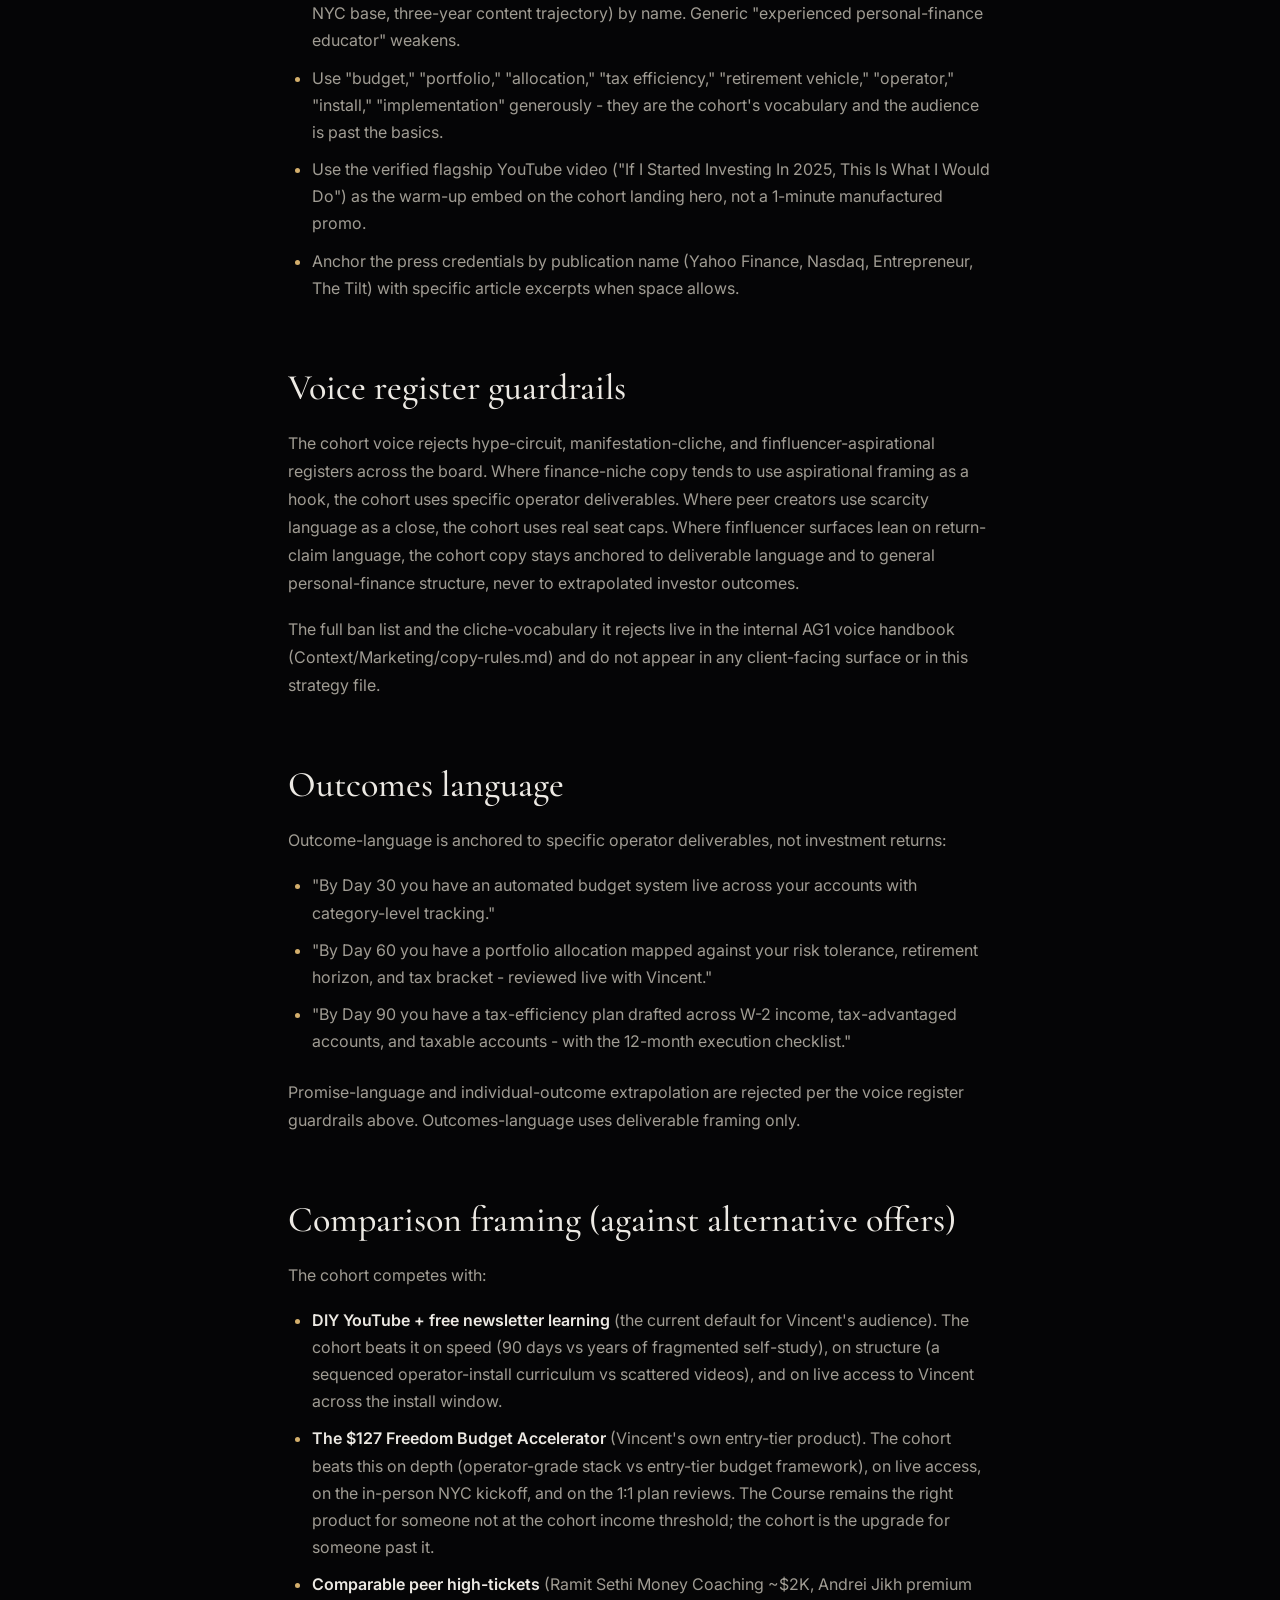
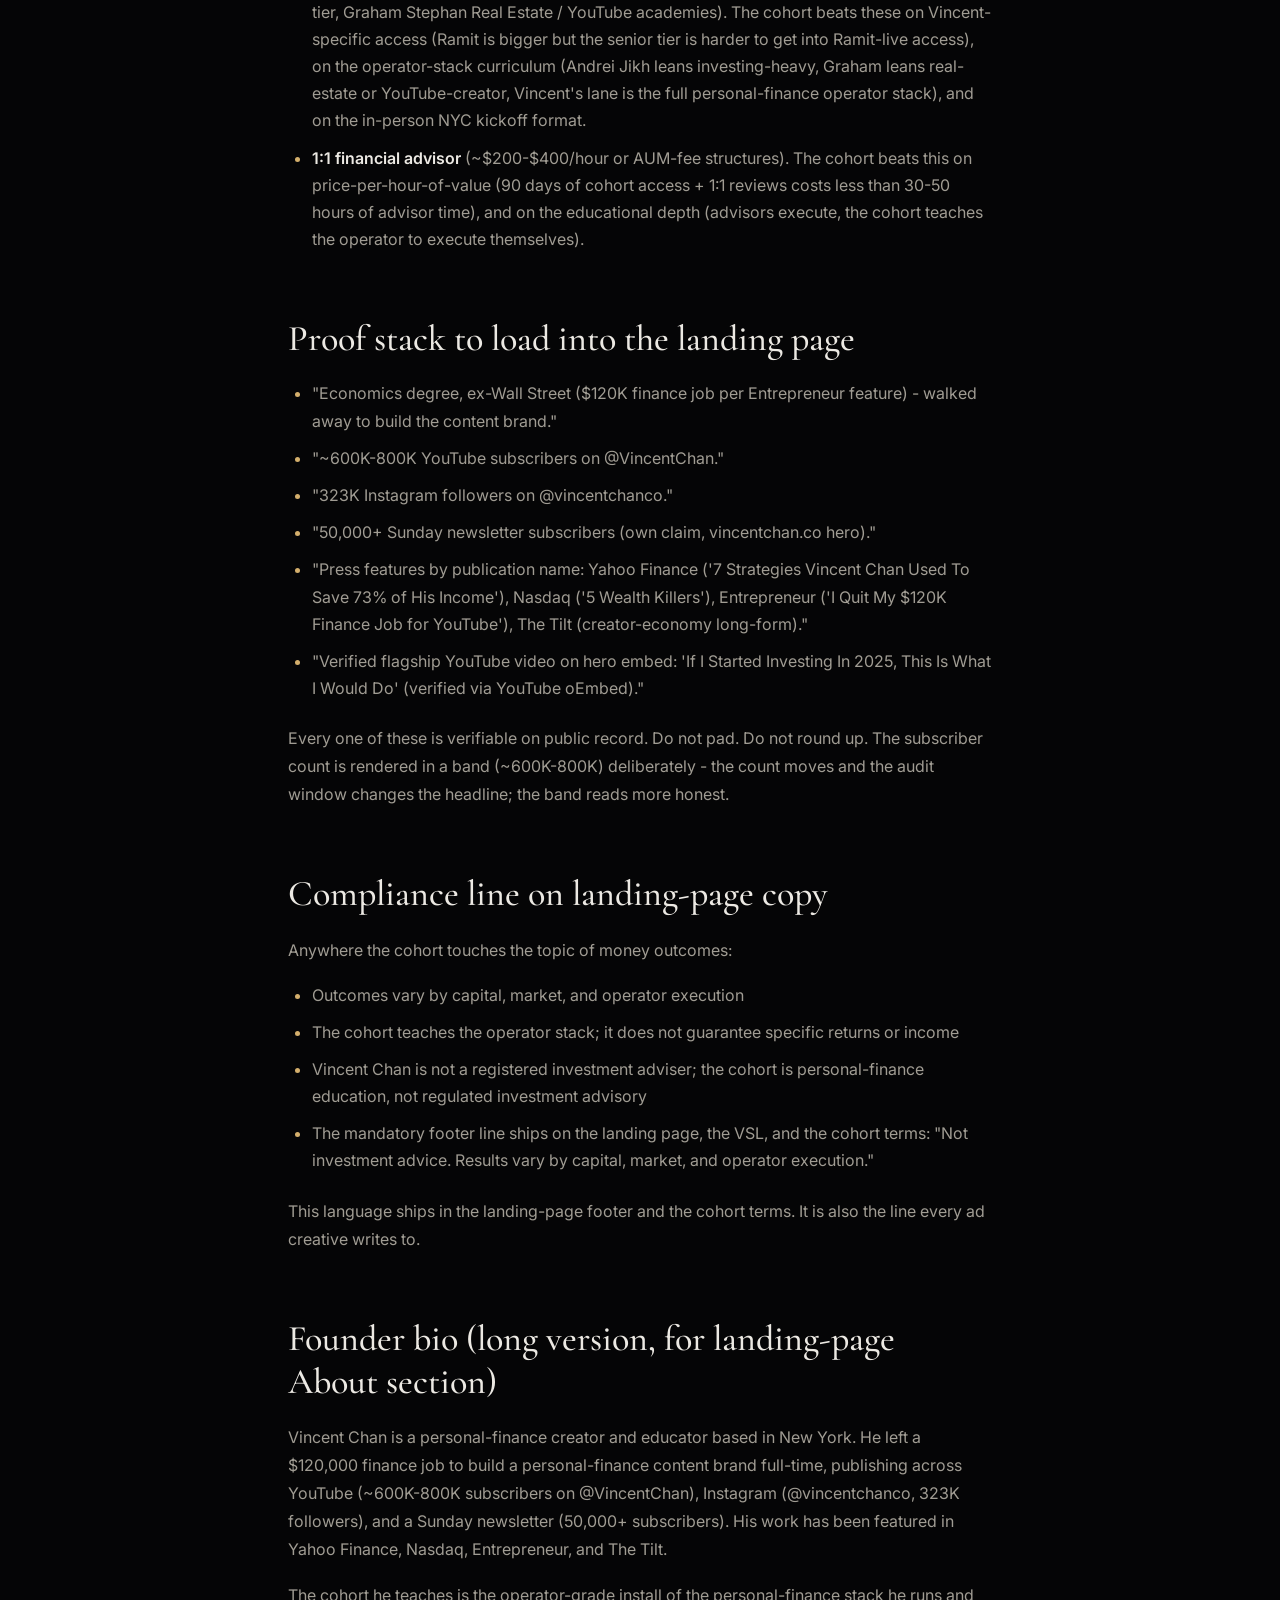
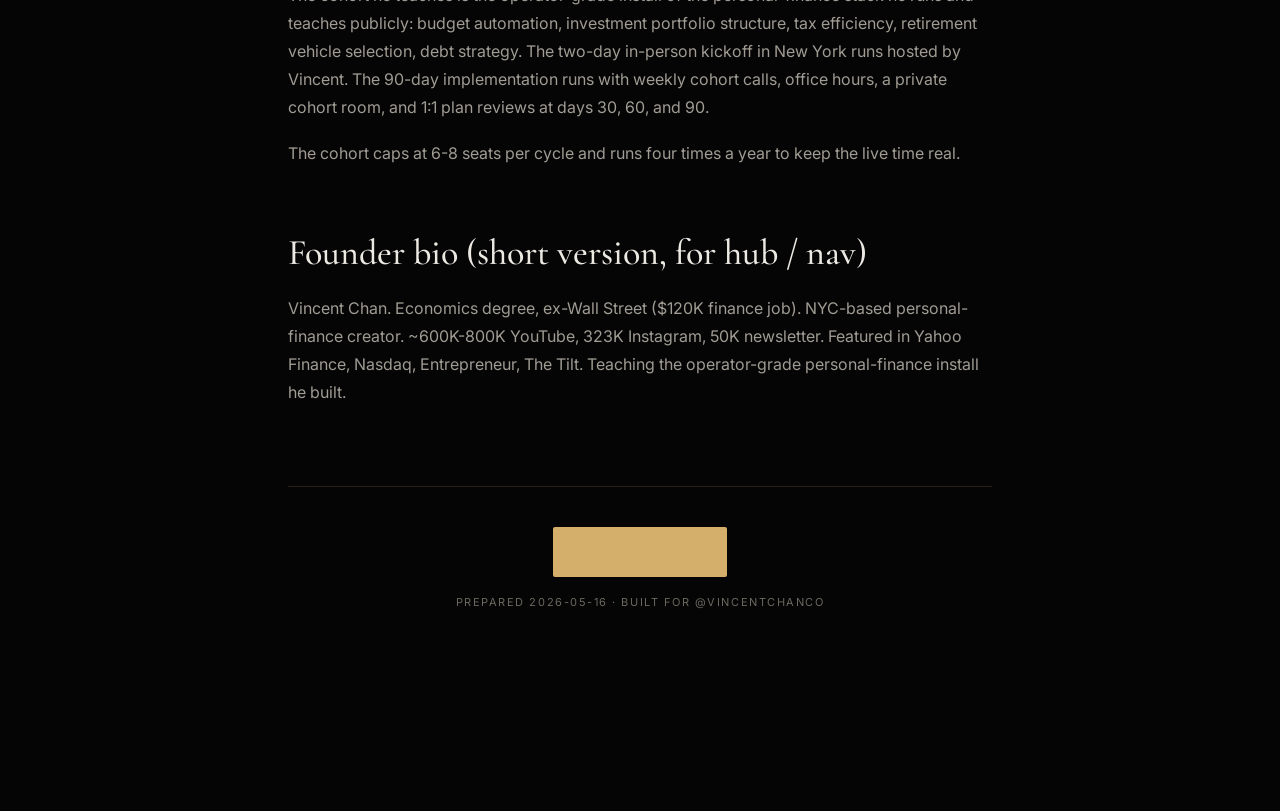
<file: copy-strategy.html>
<!DOCTYPE html>
<html lang="en">
<head>
<meta charset="UTF-8">
<meta name="viewport" content="width=device-width, initial-scale=1.0">
<title>Copy Strategy · For Vincent · AG1</title>
<meta name="description" content="Copy Strategy - built for Vincent Wadan by AG1 Consulting.">
<meta name="robots" content="noindex">
<meta property="og:title" content="Copy Strategy · For Vincent">
<meta property="og:description" content="Part of the updated 3-thing plan and less-than-7-day install built for @vincentchanco by AG1 Consulting.">
<meta property="og:type" content="article">
<meta name="twitter:card" content="summary_large_image">
<link rel="icon" type="image/svg+xml" href="favicon.svg">
<script defer data-domain="andrei170.github.io" src="https://plausible.io/js/script.js"></script>
<link rel="preconnect" href="https://fonts.googleapis.com">
<link rel="preconnect" href="https://fonts.gstatic.com" crossorigin>
<link href="https://fonts.googleapis.com/css2?family=Cormorant+Garamond:wght@400;500;600;700&family=Inter:wght@300;400;500;600;700&display=swap" rel="stylesheet">
<link rel="stylesheet" href="docs.css">
</head>
<body>

<nav class="nav">
  <div class="nav-inner">
    <a href="index.html" class="nav-back"><span class="arrow">&larr;</span> Back to Hub</a>
    <span class="nav-title">For Vincent · AG1</span>
  </div>
</nav>

<article class="doc">
  <header class="doc-header">
    <span class="doc-tag">Foundation</span>
    <h1>Copy Strategy - Vincent Chan</h1>
  </header>

  
<p><strong>Built:</strong> 2026-05-16
<strong>Frame:</strong> Voice, brand pillars, headline bank, and the framing AG1 writes to across the cohort landing, course-page rebuild, email sequences, VSL scripts, and ad creative.</p>
<hr />
<h2>Voice DNA</h2>
<p>Vincent's public voice across YouTube long-form, IG carousels, the Sunday newsletter, and the Entrepreneur quit-piece:</p>
<ul>
<li><strong>Plain, mass-market, anti-jargon.</strong> Vincent's whole brand is "personal finance, decoded" for the everyday wage-earner. His vincentchan.co hero reads "Get Smarter With Your Money in 5 Minutes a Week." That is the register - direct, low-friction, no Wall-Street vocabulary.</li>
<li><strong>Numbers anchor the claim.</strong> His Yahoo Finance piece is "7 Strategies Vincent Chan Used To Save 73% of His Income." His newsletter is "5 Minutes a Week." The Course is "$127." Specific numbers carry the credibility, not adjectives.</li>
<li><strong>Trajectory over theory.</strong> He references his own quit ($120K finance job, the Entrepreneur feature) and his own savings rate (the 73% Yahoo figure) - the audience trusts that he has lived the answer, not just studied it.</li>
<li><strong>Operator-credentialed, not finfluencer-flat.</strong> Words like budget, portfolio, automation, allocation, tax efficiency, retirement vehicle belong. Words like alpha, pumping, moonshot, dump, bag-secured do not. Vincent's audience is the educated wage-earner, not the day-trading meme-account.</li>
</ul>
<h2>Brand pillars (what the copy stands on)</h2>
<ol>
<li><strong>The Wall-Street-exit credibility.</strong> Economics degree, $120K finance job, walked away to build the content brand. Press-verified (Entrepreneur). Anchors the "I have seen what your money is doing on the institutional side" credential.</li>
<li><strong>The ~600K-800K YouTube + 323K IG + 50K newsletter audience.</strong> Multi-platform reach proves the message converts at scale. Press features (Yahoo, Nasdaq, Entrepreneur, The Tilt) prove the brand outside the algorithm.</li>
<li><strong>The mass-market personal-finance positioning.</strong> "Build wealth, buy freedom" lives on his IG bio and the homepage. The cohort productises that single line into a 90-day operator-grade install.</li>
<li><strong>The specific-number register.</strong> 73% income saved. 5-minute weekly newsletter. $127 Course. The cohort copy mirrors this - specific seat counts, specific cycle counts, specific deliverable timing - not vague aspirational framing.</li>
<li><strong>The Course as proof of execution.</strong> He has shipped an evergreen $127 product. The cohort is the structural upgrade above it, not a replacement.</li>
</ol>
<h2>What the cohort offer is, in one paragraph</h2>
<p>A 90-day operator cohort taught by Vincent Chan for high-earning professionals (W-2 $150K+ or self-employed $200K+). Two-day in-person kickoff in NYC hosted by Vincent + 90-day implementation with weekly cohort calls + office hours + private cohort room + 1:1 plan reviews at days 30, 60, 90. Curriculum builds the operator-grade personal-finance stack: budget automation, investment portfolio structure, tax efficiency, retirement vehicle selection, debt strategy. 6-8 seats per cohort. Quarterly cadence. Sits between Vincent's $127 evergreen Course and his free YouTube + newsletter content, at the price tier his audience has been asking for and currently has nowhere to buy.</p>
<h2>Headline bank for the landing page</h2>
<p>Primary candidates:</p>
<ul>
<li>"The 90-Day Operator Install Of The Playbook I Have Been Running For Three Years"</li>
<li>"If You Have Watched The YouTube, This Is The Install Version"</li>
<li>"The Cohort For The Audience That Wanted The Next Step After The Course"</li>
<li>"Six Seats. Ninety Days. Live With Me In New York."</li>
<li>"Build The Operator-Grade Personal-Finance Stack - The Install Version, Live With Me"</li>
</ul>
<p>The second candidate mirrors the Casey-precedent framing and reads strongest for the warm YouTube-trust audience. The fourth candidate leads with the seat constraint and is sharpest for ad creative. Use the second on the production landing, the fourth in retargeting ads.</p>
<h2>Subheadlines</h2>
<ul>
<li>"Two days in person in New York. Ninety days of weekly cohort calls, office hours, and 1:1 plan reviews. Six seats per cycle. Quarterly cadence."</li>
<li>"Taught from the same playbook I used to walk away from the corporate finance track and build the audience and the brand. By an operator who runs the budget, the portfolio, and the tax stack he teaches."</li>
</ul>
<h2>Hero CTA copy</h2>
<ul>
<li>Primary: "Apply For The Cohort"</li>
<li>Secondary: "See How The Cohort Maps To Where You Are"</li>
<li>Tertiary (final-section): "Apply To Enrol"</li>
</ul>
<p>No minute-quantified CTA. The Typeform application is a few questions, but the copy frames the work, not the duration.</p>
<h2>Body voice rules</h2>
<ul>
<li>Open every section with a specific number, a specific outcome, or a specific operator deliverable. "Six seats per cycle" reads stronger than "small group."</li>
<li>Cite the channel, the newsletter, the trajectory (Economics degree, ex-Wall Street $120K, NYC base, three-year content trajectory) by name. Generic "experienced personal-finance educator" weakens.</li>
<li>Use "budget," "portfolio," "allocation," "tax efficiency," "retirement vehicle," "operator," "install," "implementation" generously - they are the cohort's vocabulary and the audience is past the basics.</li>
<li>Use the verified flagship YouTube video ("If I Started Investing In 2025, This Is What I Would Do") as the warm-up embed on the cohort landing hero, not a 1-minute manufactured promo.</li>
<li>Anchor the press credentials by publication name (Yahoo Finance, Nasdaq, Entrepreneur, The Tilt) with specific article excerpts when space allows.</li>
</ul>
<h2>Voice register guardrails</h2>
<p>The cohort voice rejects hype-circuit, manifestation-cliche, and finfluencer-aspirational registers across the board. Where finance-niche copy tends to use aspirational framing as a hook, the cohort uses specific operator deliverables. Where peer creators use scarcity language as a close, the cohort uses real seat caps. Where finfluencer surfaces lean on return-claim language, the cohort copy stays anchored to deliverable language and to general personal-finance structure, never to extrapolated investor outcomes.</p>
<p>The full ban list and the cliche-vocabulary it rejects live in the internal AG1 voice handbook (Context/Marketing/copy-rules.md) and do not appear in any client-facing surface or in this strategy file.</p>
<h2>Outcomes language</h2>
<p>Outcome-language is anchored to specific operator deliverables, not investment returns:</p>
<ul>
<li>"By Day 30 you have an automated budget system live across your accounts with category-level tracking."</li>
<li>"By Day 60 you have a portfolio allocation mapped against your risk tolerance, retirement horizon, and tax bracket - reviewed live with Vincent."</li>
<li>"By Day 90 you have a tax-efficiency plan drafted across W-2 income, tax-advantaged accounts, and taxable accounts - with the 12-month execution checklist."</li>
</ul>
<p>Promise-language and individual-outcome extrapolation are rejected per the voice register guardrails above. Outcomes-language uses deliverable framing only.</p>
<h2>Comparison framing (against alternative offers)</h2>
<p>The cohort competes with:</p>
<ul>
<li><strong>DIY YouTube + free newsletter learning</strong> (the current default for Vincent's audience). The cohort beats it on speed (90 days vs years of fragmented self-study), on structure (a sequenced operator-install curriculum vs scattered videos), and on live access to Vincent across the install window.</li>
<li><strong>The $127 Freedom Budget Accelerator</strong> (Vincent's own entry-tier product). The cohort beats this on depth (operator-grade stack vs entry-tier budget framework), on live access, on the in-person NYC kickoff, and on the 1:1 plan reviews. The Course remains the right product for someone not at the cohort income threshold; the cohort is the upgrade for someone past it.</li>
<li><strong>Comparable peer high-tickets</strong> (Ramit Sethi Money Coaching ~$2K, Andrei Jikh premium tier, Graham Stephan Real Estate / YouTube academies). The cohort beats these on Vincent-specific access (Ramit is bigger but the senior tier is harder to get into Ramit-live access), on the operator-stack curriculum (Andrei Jikh leans investing-heavy, Graham leans real-estate or YouTube-creator, Vincent's lane is the full personal-finance operator stack), and on the in-person NYC kickoff format.</li>
<li><strong>1:1 financial advisor</strong> (~$200-$400/hour or AUM-fee structures). The cohort beats this on price-per-hour-of-value (90 days of cohort access + 1:1 reviews costs less than 30-50 hours of advisor time), and on the educational depth (advisors execute, the cohort teaches the operator to execute themselves).</li>
</ul>
<h2>Proof stack to load into the landing page</h2>
<ul>
<li>"Economics degree, ex-Wall Street ($120K finance job per Entrepreneur feature) - walked away to build the content brand."</li>
<li>"~600K-800K YouTube subscribers on @VincentChan."</li>
<li>"323K Instagram followers on @vincentchanco."</li>
<li>"50,000+ Sunday newsletter subscribers (own claim, vincentchan.co hero)."</li>
<li>"Press features by publication name: Yahoo Finance ('7 Strategies Vincent Chan Used To Save 73% of His Income'), Nasdaq ('5 Wealth Killers'), Entrepreneur ('I Quit My $120K Finance Job for YouTube'), The Tilt (creator-economy long-form)."</li>
<li>"Verified flagship YouTube video on hero embed: 'If I Started Investing In 2025, This Is What I Would Do' (verified via YouTube oEmbed)."</li>
</ul>
<p>Every one of these is verifiable on public record. Do not pad. Do not round up. The subscriber count is rendered in a band (~600K-800K) deliberately - the count moves and the audit window changes the headline; the band reads more honest.</p>
<h2>Compliance line on landing-page copy</h2>
<p>Anywhere the cohort touches the topic of money outcomes:</p>
<ul>
<li>Outcomes vary by capital, market, and operator execution</li>
<li>The cohort teaches the operator stack; it does not guarantee specific returns or income</li>
<li>Vincent Chan is not a registered investment adviser; the cohort is personal-finance education, not regulated investment advisory</li>
<li>The mandatory footer line ships on the landing page, the VSL, and the cohort terms: "Not investment advice. Results vary by capital, market, and operator execution."</li>
</ul>
<p>This language ships in the landing-page footer and the cohort terms. It is also the line every ad creative writes to.</p>
<h2>Founder bio (long version, for landing-page About section)</h2>
<p>Vincent Chan is a personal-finance creator and educator based in New York. He left a $120,000 finance job to build a personal-finance content brand full-time, publishing across YouTube (~600K-800K subscribers on @VincentChan), Instagram (@vincentchanco, 323K followers), and a Sunday newsletter (50,000+ subscribers). His work has been featured in Yahoo Finance, Nasdaq, Entrepreneur, and The Tilt.</p>
<p>The cohort he teaches is the operator-grade install of the personal-finance stack he runs and teaches publicly: budget automation, investment portfolio structure, tax efficiency, retirement vehicle selection, debt strategy. The two-day in-person kickoff in New York runs hosted by Vincent. The 90-day implementation runs with weekly cohort calls, office hours, a private cohort room, and 1:1 plan reviews at days 30, 60, and 90.</p>
<p>The cohort caps at 6-8 seats per cycle and runs four times a year to keep the live time real.</p>
<h2>Founder bio (short version, for hub / nav)</h2>
<p>Vincent Chan. Economics degree, ex-Wall Street ($120K finance job). NYC-based personal-finance creator. ~600K-800K YouTube, 323K Instagram, 50K newsletter. Featured in Yahoo Finance, Nasdaq, Entrepreneur, The Tilt. Teaching the operator-grade personal-finance install he built.</p>

  <footer class="doc-footer">
    <a href="index.html" class="doc-footer-link">Back to Hub</a>
    <div class="doc-meta">Prepared 2026-05-16 &middot; Built for @vincentchanco</div>
  </footer>
</article>

</body>
</html>
</file>
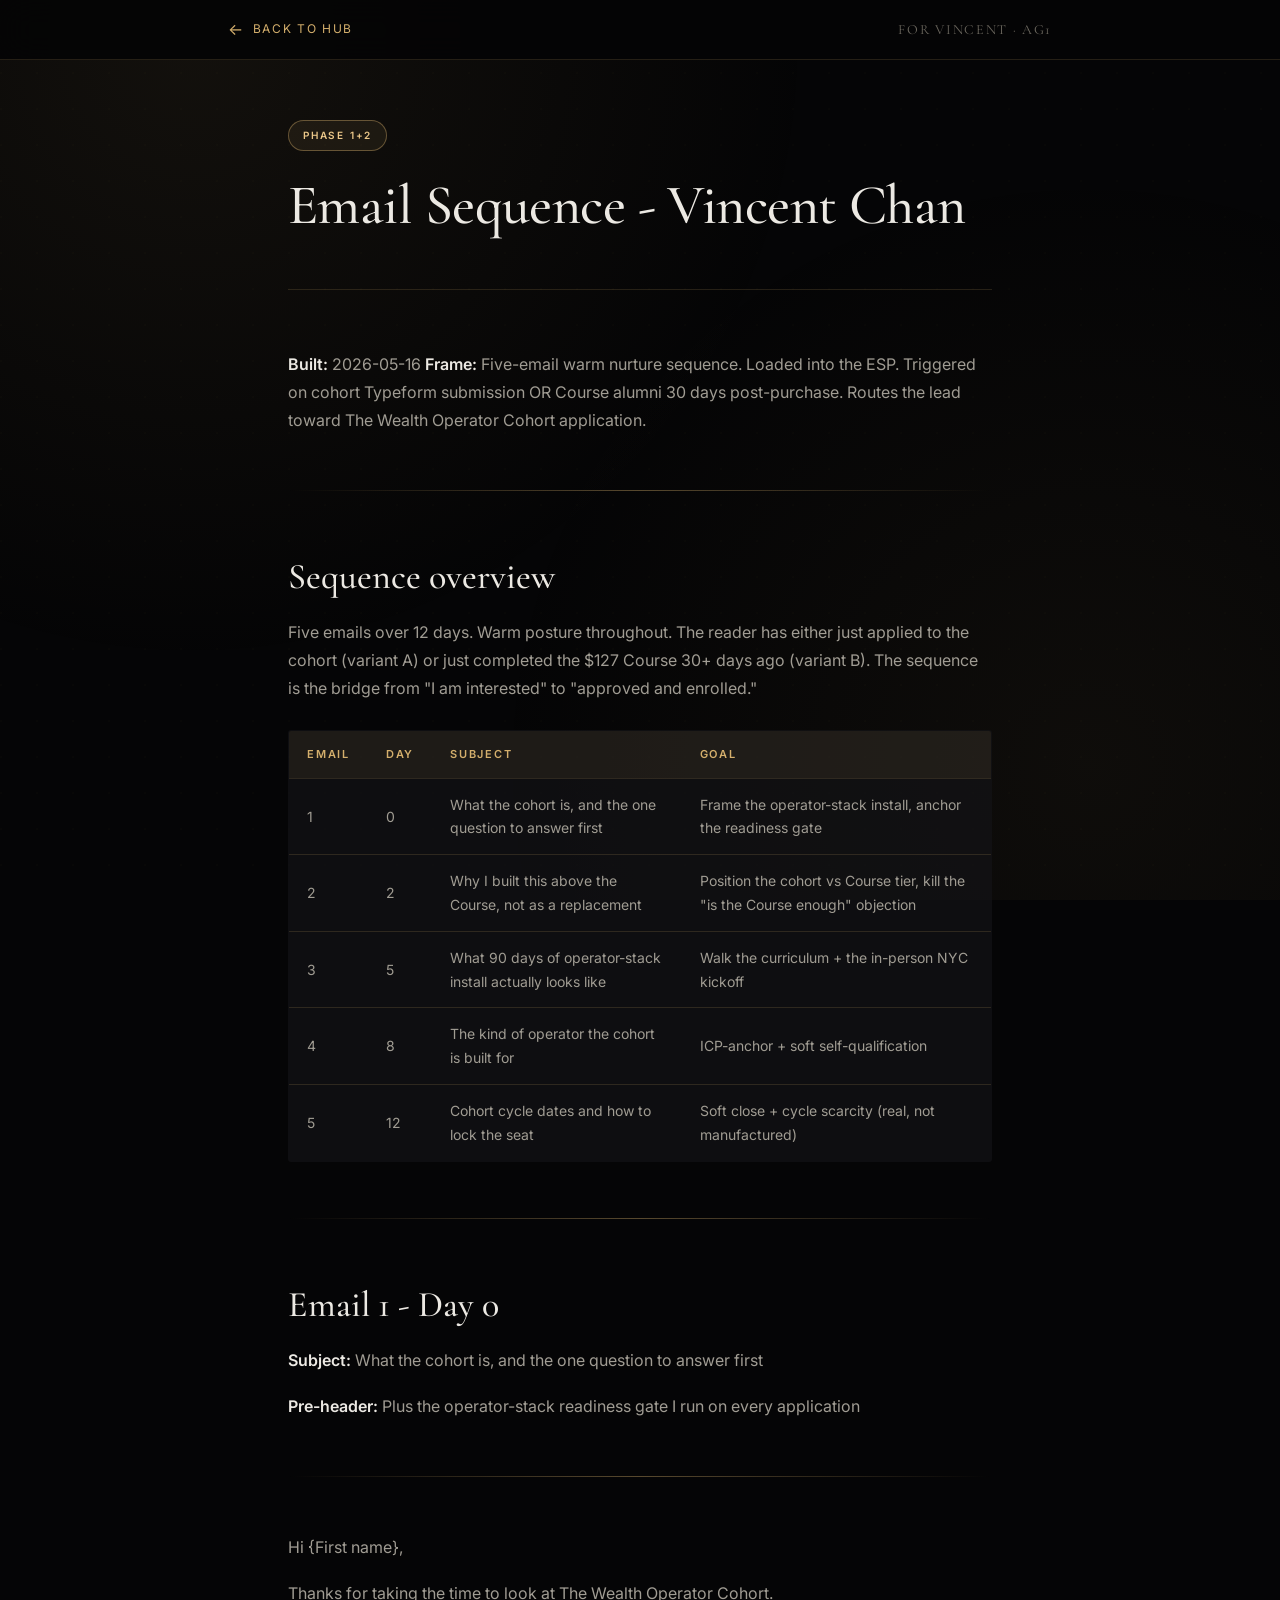
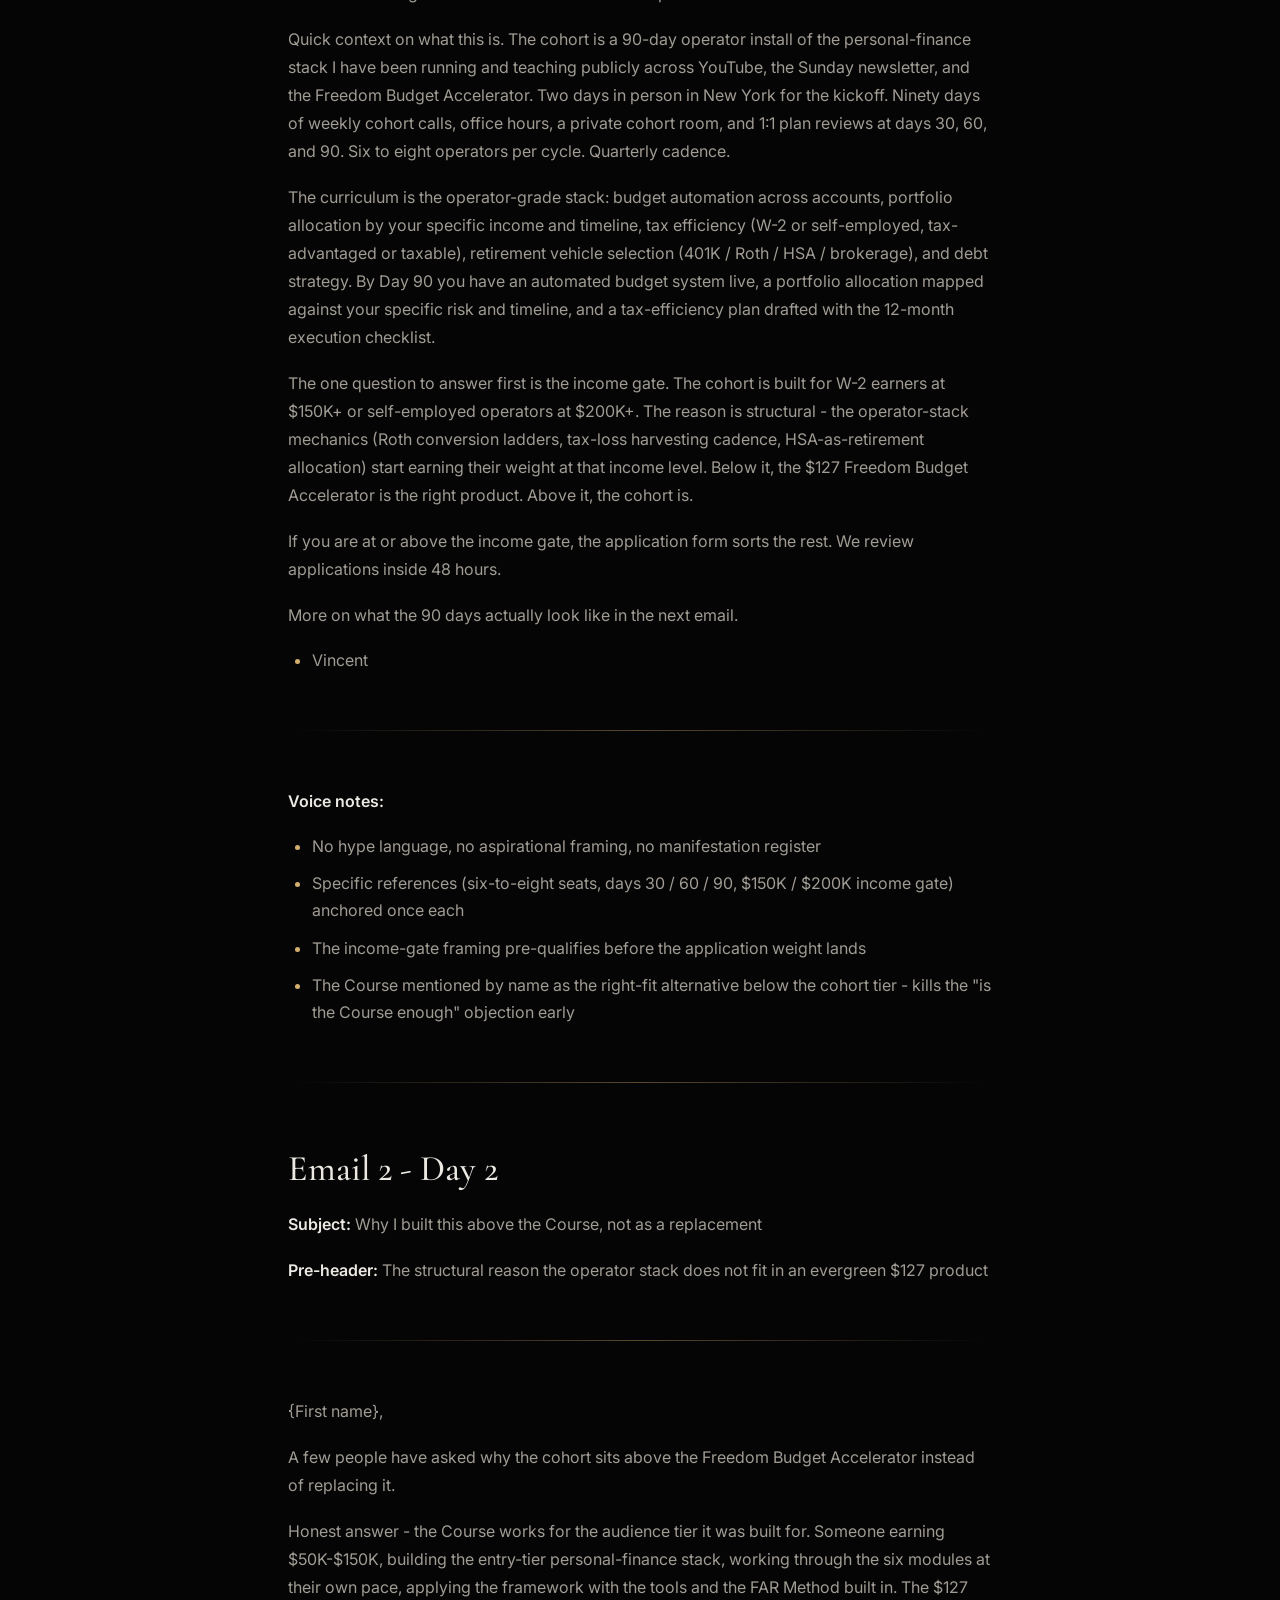
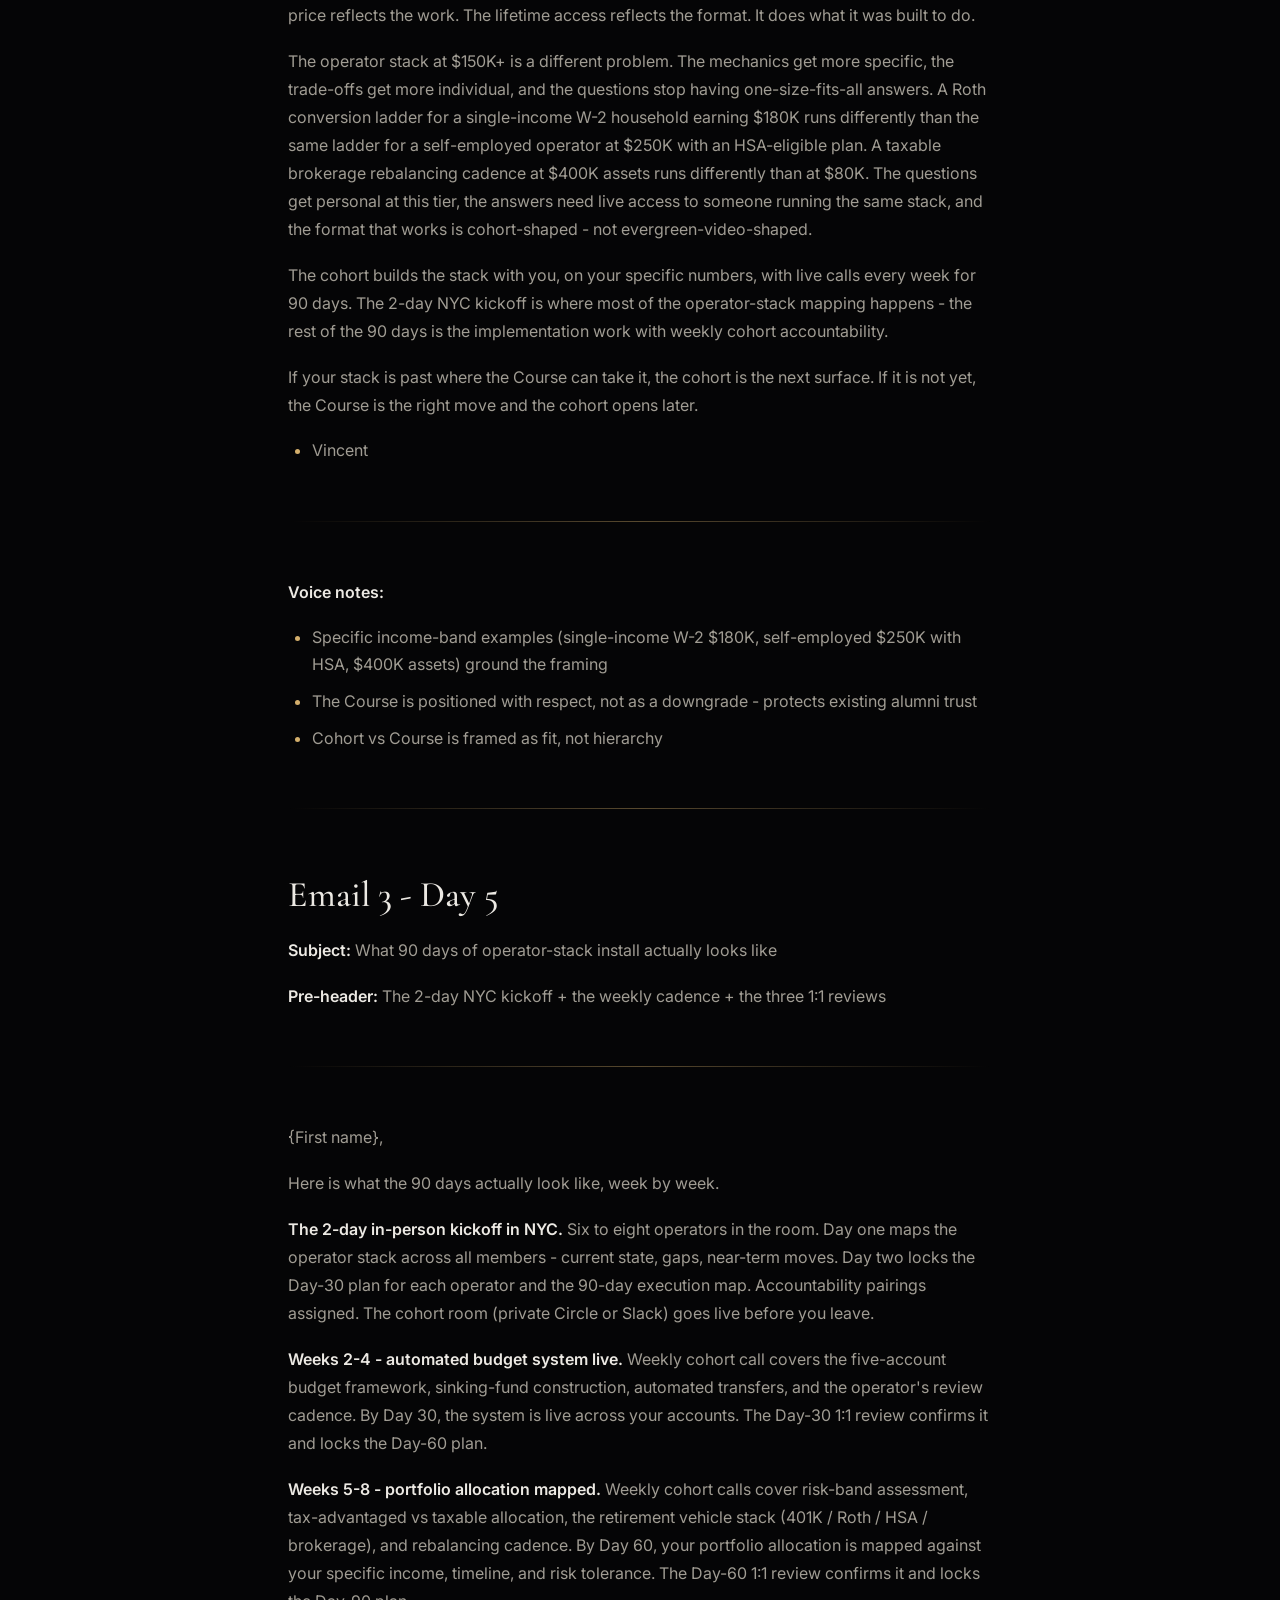
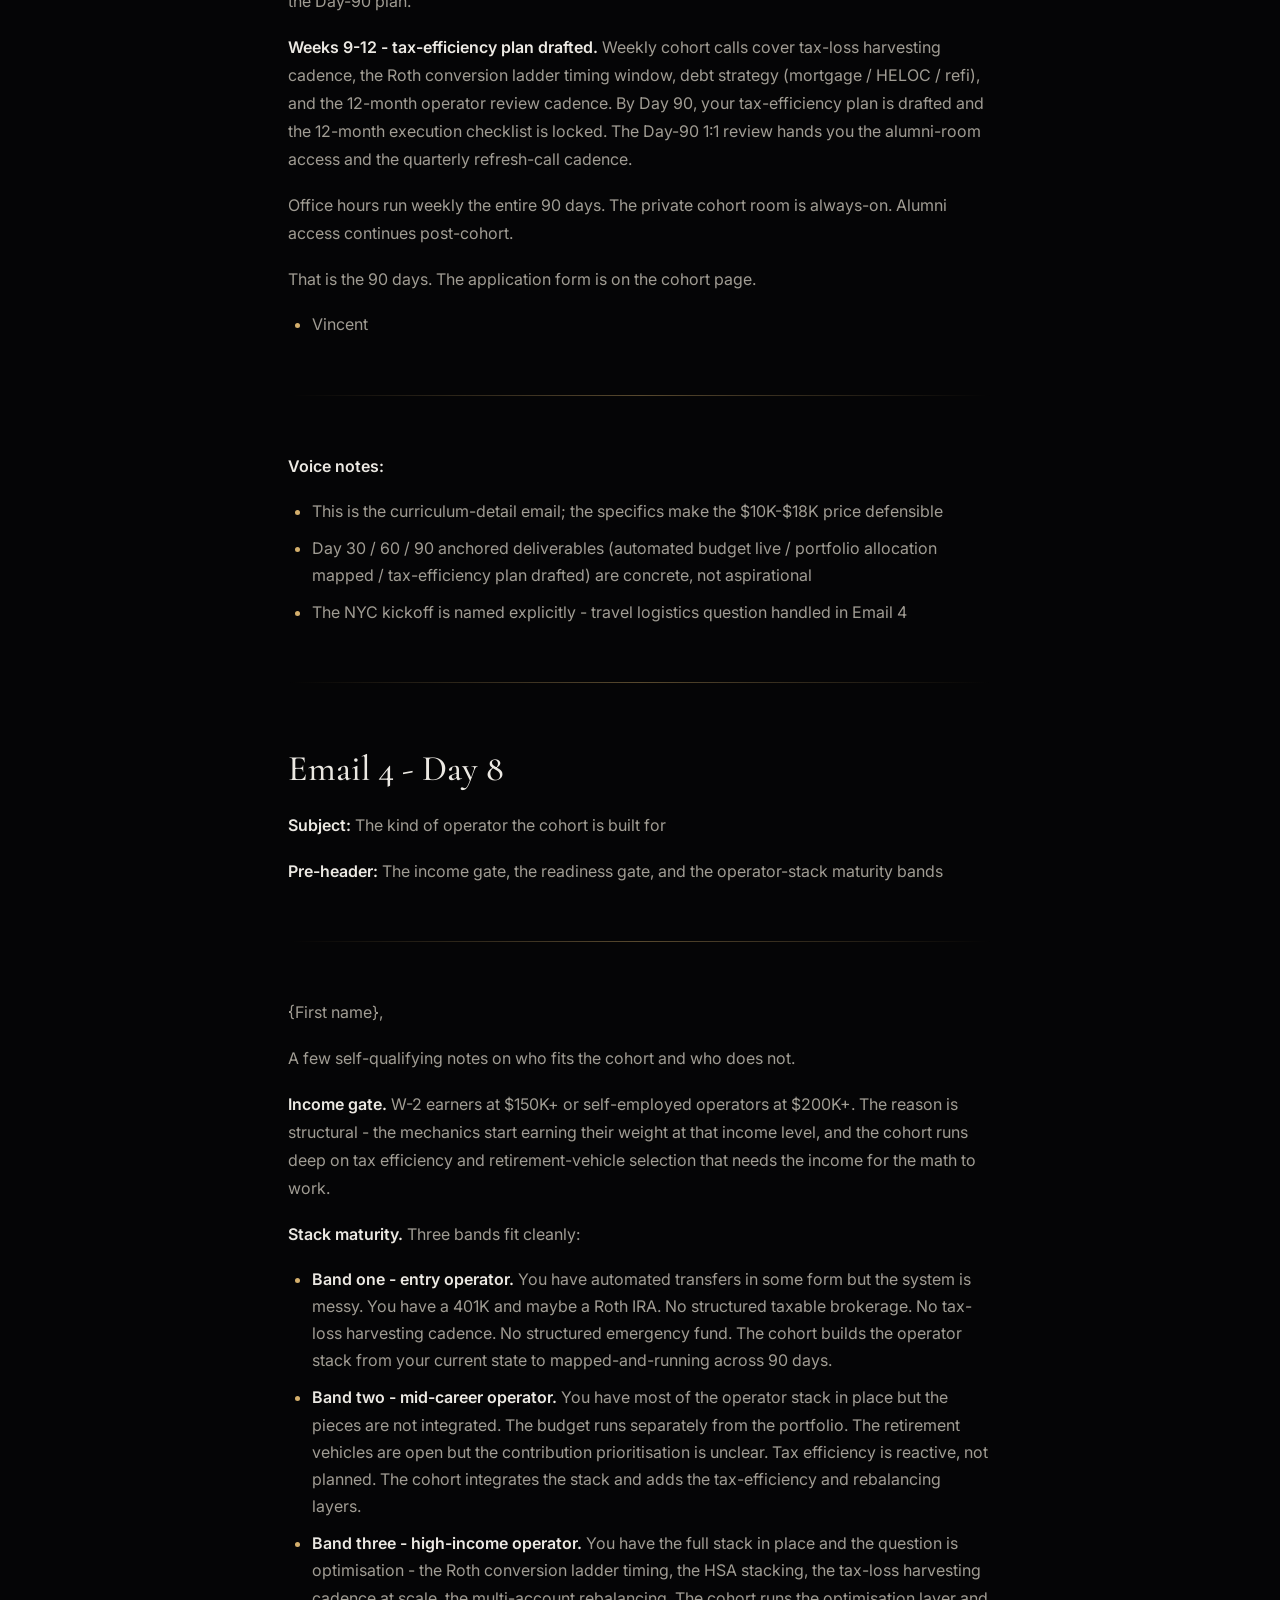
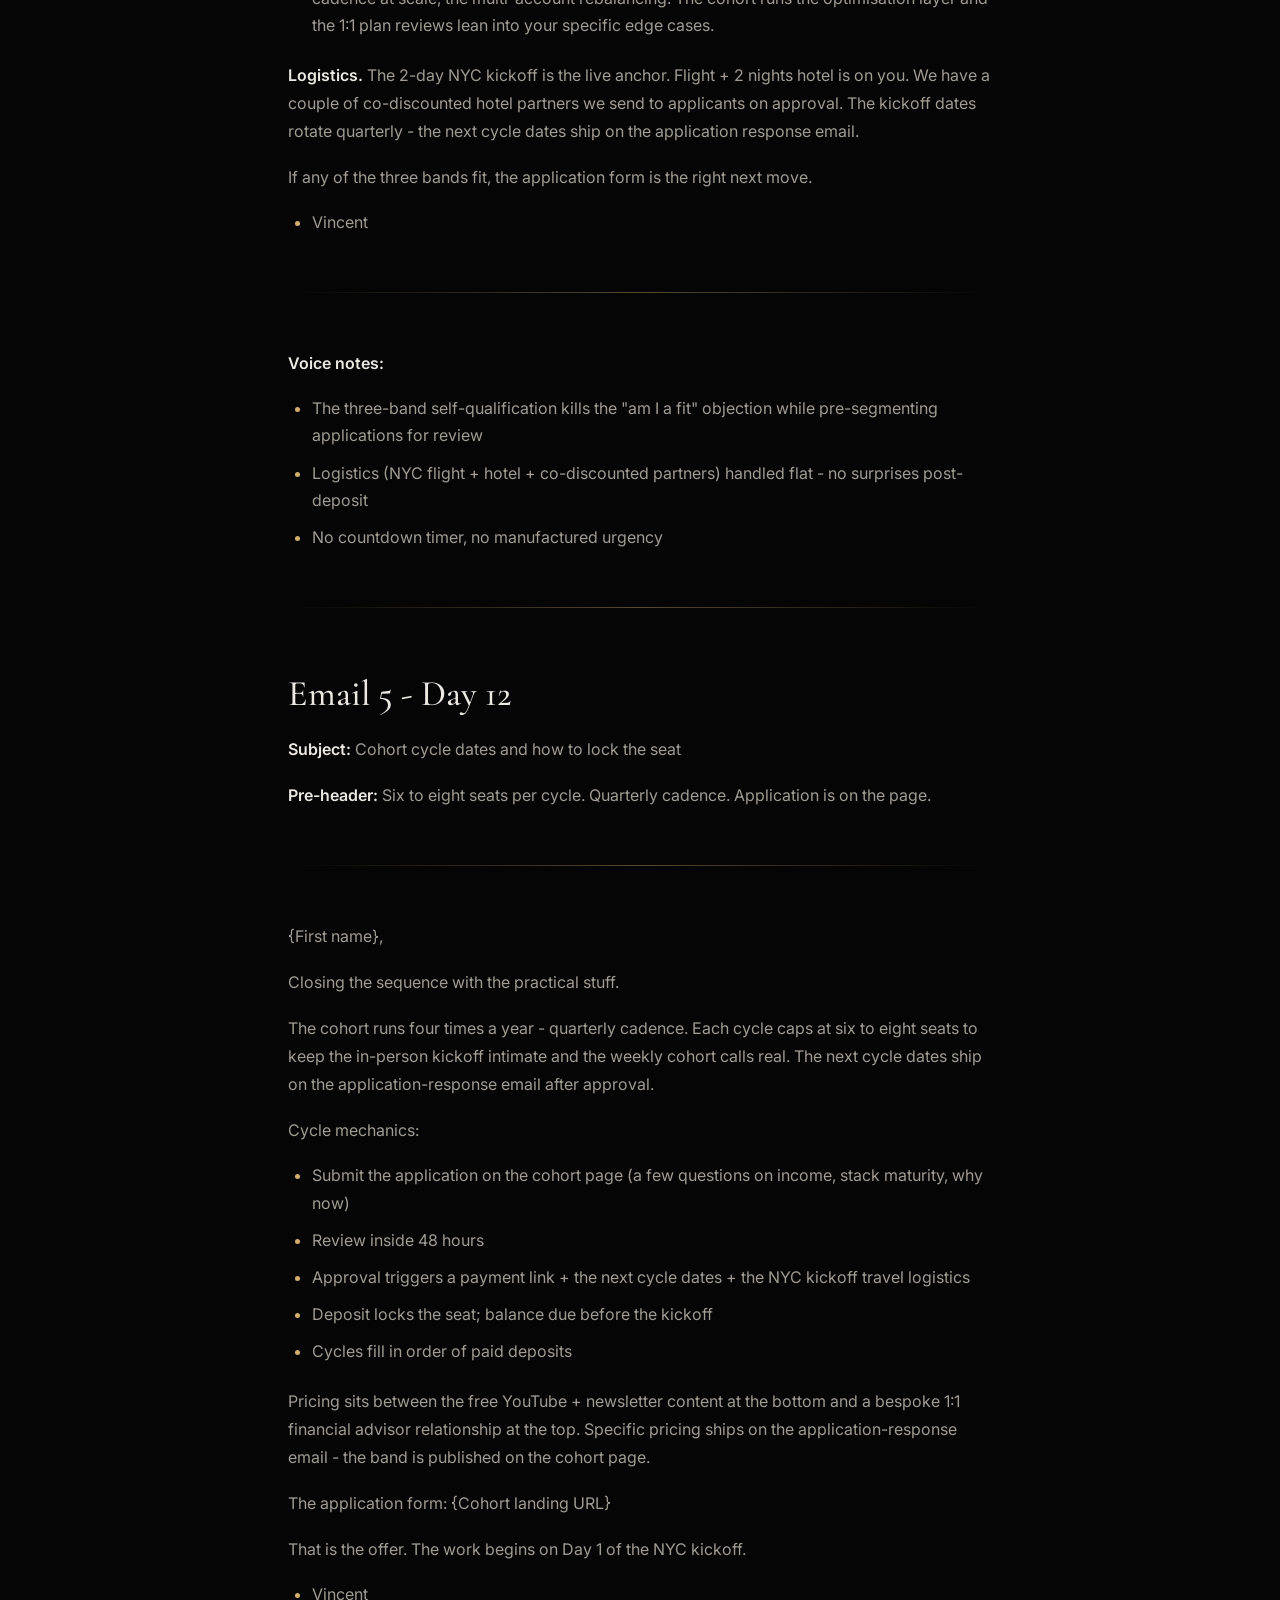
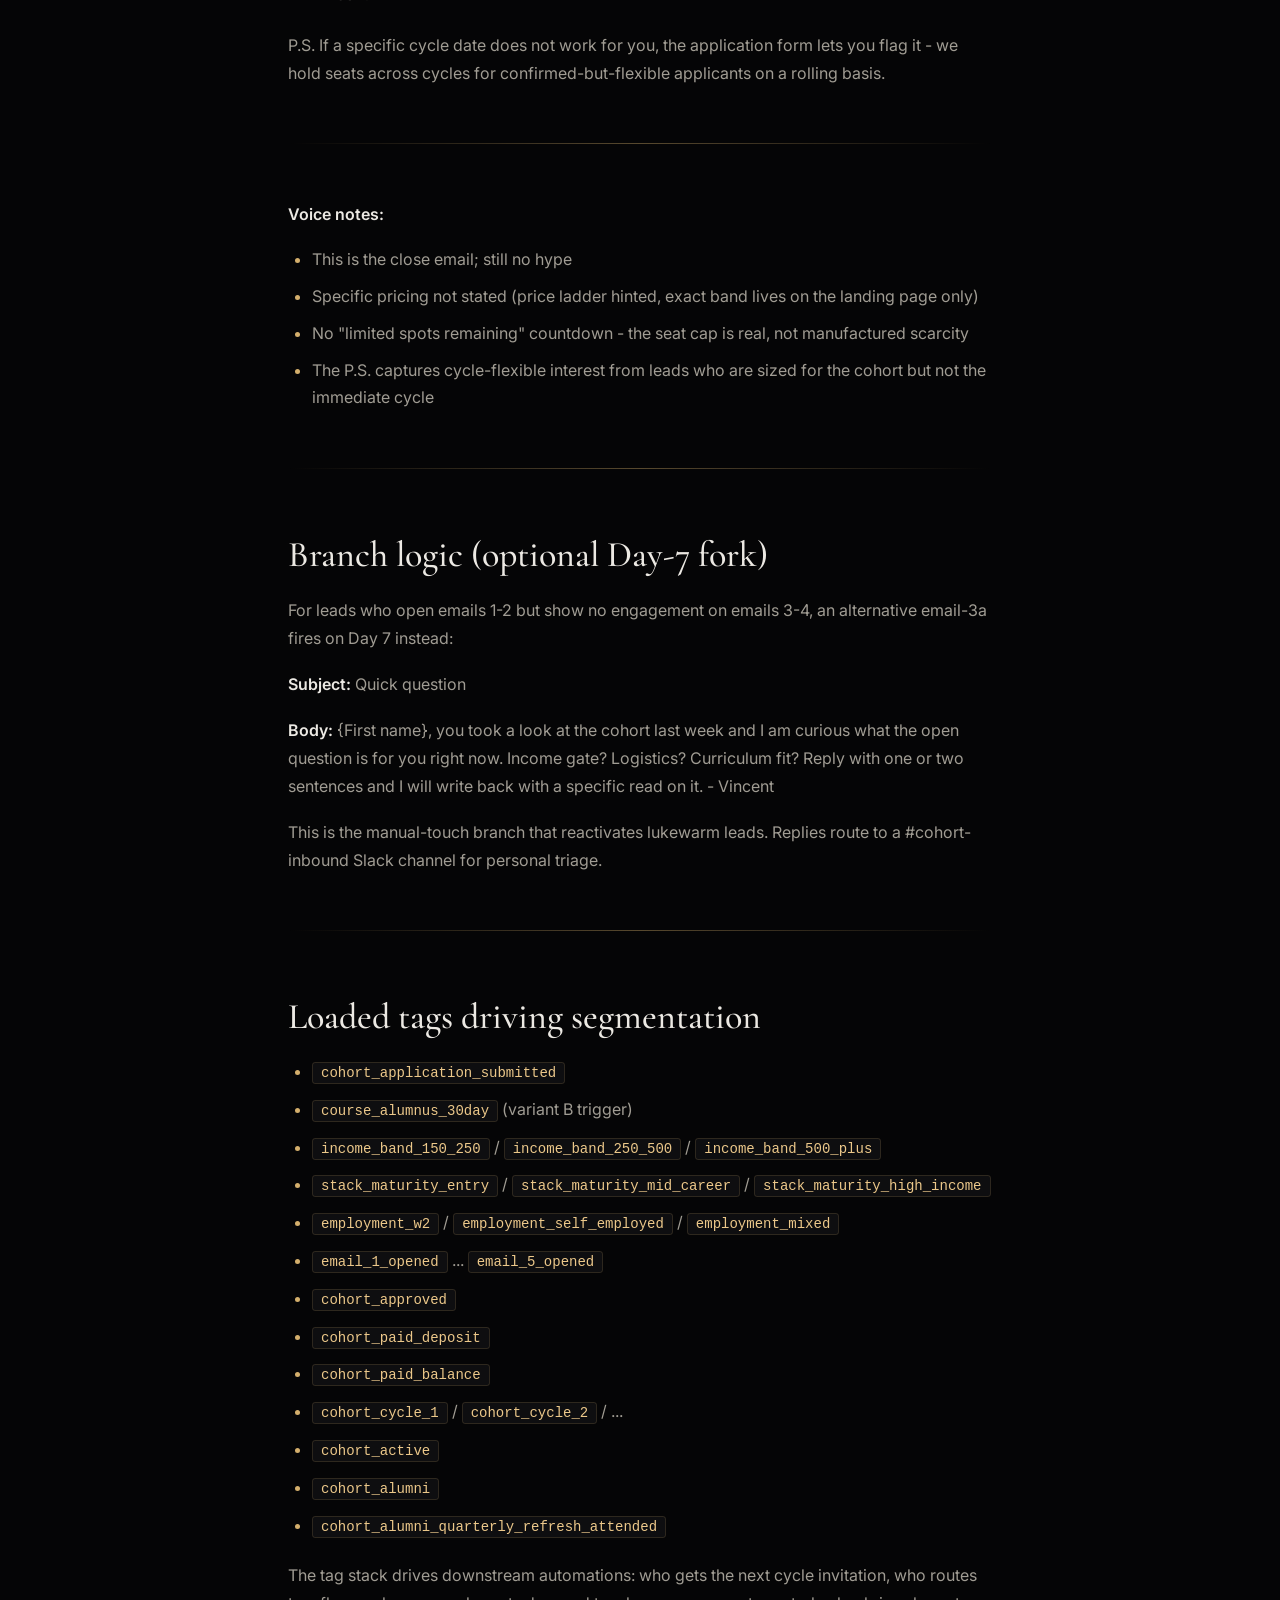
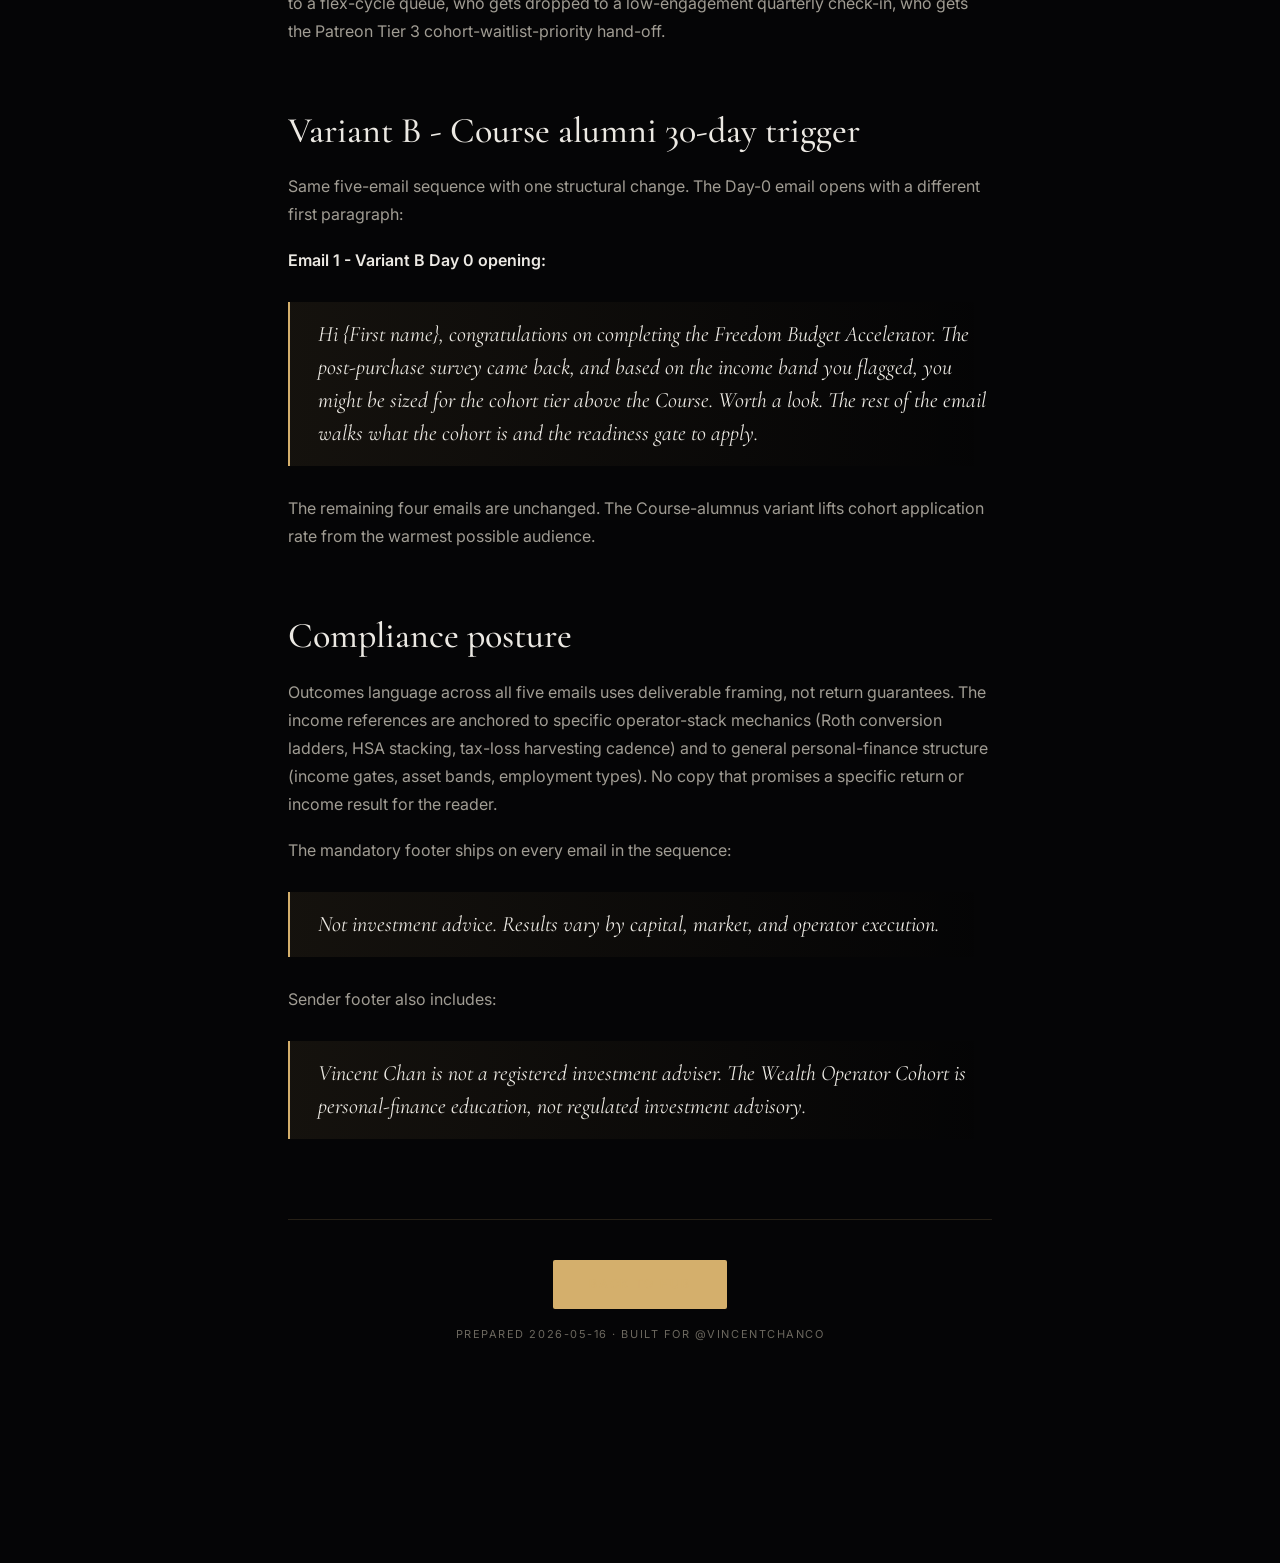
<file: email-sequence.html>
<!DOCTYPE html>
<html lang="en">
<head>
<meta charset="UTF-8">
<meta name="viewport" content="width=device-width, initial-scale=1.0">
<title>Email Sequences · For Vincent · AG1</title>
<meta name="description" content="Email Sequences - built for Vincent Wadan by AG1 Consulting.">
<meta name="robots" content="noindex">
<meta property="og:title" content="Email Sequences · For Vincent">
<meta property="og:description" content="Part of the updated 3-thing plan and less-than-7-day install built for @vincentchanco by AG1 Consulting.">
<meta property="og:type" content="article">
<meta name="twitter:card" content="summary_large_image">
<link rel="icon" type="image/svg+xml" href="favicon.svg">
<script defer data-domain="andrei170.github.io" src="https://plausible.io/js/script.js"></script>
<link rel="preconnect" href="https://fonts.googleapis.com">
<link rel="preconnect" href="https://fonts.gstatic.com" crossorigin>
<link href="https://fonts.googleapis.com/css2?family=Cormorant+Garamond:wght@400;500;600;700&family=Inter:wght@300;400;500;600;700&display=swap" rel="stylesheet">
<link rel="stylesheet" href="docs.css">
</head>
<body>

<nav class="nav">
  <div class="nav-inner">
    <a href="index.html" class="nav-back"><span class="arrow">&larr;</span> Back to Hub</a>
    <span class="nav-title">For Vincent · AG1</span>
  </div>
</nav>

<article class="doc">
  <header class="doc-header">
    <span class="doc-tag">Phase 1+2</span>
    <h1>Email Sequence - Vincent Chan</h1>
  </header>

  
<p><strong>Built:</strong> 2026-05-16
<strong>Frame:</strong> Five-email warm nurture sequence. Loaded into the ESP. Triggered on cohort Typeform submission OR Course alumni 30 days post-purchase. Routes the lead toward The Wealth Operator Cohort application.</p>
<hr />
<h2>Sequence overview</h2>
<p>Five emails over 12 days. Warm posture throughout. The reader has either just applied to the cohort (variant A) or just completed the $127 Course 30+ days ago (variant B). The sequence is the bridge from "I am interested" to "approved and enrolled."</p>
<table>
<thead>
<tr>
<th>Email</th>
<th>Day</th>
<th>Subject</th>
<th>Goal</th>
</tr>
</thead>
<tbody>
<tr>
<td>1</td>
<td>0</td>
<td>What the cohort is, and the one question to answer first</td>
<td>Frame the operator-stack install, anchor the readiness gate</td>
</tr>
<tr>
<td>2</td>
<td>2</td>
<td>Why I built this above the Course, not as a replacement</td>
<td>Position the cohort vs Course tier, kill the "is the Course enough" objection</td>
</tr>
<tr>
<td>3</td>
<td>5</td>
<td>What 90 days of operator-stack install actually looks like</td>
<td>Walk the curriculum + the in-person NYC kickoff</td>
</tr>
<tr>
<td>4</td>
<td>8</td>
<td>The kind of operator the cohort is built for</td>
<td>ICP-anchor + soft self-qualification</td>
</tr>
<tr>
<td>5</td>
<td>12</td>
<td>Cohort cycle dates and how to lock the seat</td>
<td>Soft close + cycle scarcity (real, not manufactured)</td>
</tr>
</tbody>
</table>
<hr />
<h2>Email 1 - Day 0</h2>
<p><strong>Subject:</strong> What the cohort is, and the one question to answer first</p>
<p><strong>Pre-header:</strong> Plus the operator-stack readiness gate I run on every application</p>
<hr />
<p>Hi {First name},</p>
<p>Thanks for taking the time to look at The Wealth Operator Cohort.</p>
<p>Quick context on what this is. The cohort is a 90-day operator install of the personal-finance stack I have been running and teaching publicly across YouTube, the Sunday newsletter, and the Freedom Budget Accelerator. Two days in person in New York for the kickoff. Ninety days of weekly cohort calls, office hours, a private cohort room, and 1:1 plan reviews at days 30, 60, and 90. Six to eight operators per cycle. Quarterly cadence.</p>
<p>The curriculum is the operator-grade stack: budget automation across accounts, portfolio allocation by your specific income and timeline, tax efficiency (W-2 or self-employed, tax-advantaged or taxable), retirement vehicle selection (401K / Roth / HSA / brokerage), and debt strategy. By Day 90 you have an automated budget system live, a portfolio allocation mapped against your specific risk and timeline, and a tax-efficiency plan drafted with the 12-month execution checklist.</p>
<p>The one question to answer first is the income gate. The cohort is built for W-2 earners at $150K+ or self-employed operators at $200K+. The reason is structural - the operator-stack mechanics (Roth conversion ladders, tax-loss harvesting cadence, HSA-as-retirement allocation) start earning their weight at that income level. Below it, the $127 Freedom Budget Accelerator is the right product. Above it, the cohort is.</p>
<p>If you are at or above the income gate, the application form sorts the rest. We review applications inside 48 hours.</p>
<p>More on what the 90 days actually look like in the next email.</p>
<ul>
<li>Vincent</li>
</ul>
<hr />
<p><strong>Voice notes:</strong></p>
<ul>
<li>No hype language, no aspirational framing, no manifestation register</li>
<li>Specific references (six-to-eight seats, days 30 / 60 / 90, $150K / $200K income gate) anchored once each</li>
<li>The income-gate framing pre-qualifies before the application weight lands</li>
<li>The Course mentioned by name as the right-fit alternative below the cohort tier - kills the "is the Course enough" objection early</li>
</ul>
<hr />
<h2>Email 2 - Day 2</h2>
<p><strong>Subject:</strong> Why I built this above the Course, not as a replacement</p>
<p><strong>Pre-header:</strong> The structural reason the operator stack does not fit in an evergreen $127 product</p>
<hr />
<p>{First name},</p>
<p>A few people have asked why the cohort sits above the Freedom Budget Accelerator instead of replacing it.</p>
<p>Honest answer - the Course works for the audience tier it was built for. Someone earning $50K-$150K, building the entry-tier personal-finance stack, working through the six modules at their own pace, applying the framework with the tools and the FAR Method built in. The $127 price reflects the work. The lifetime access reflects the format. It does what it was built to do.</p>
<p>The operator stack at $150K+ is a different problem. The mechanics get more specific, the trade-offs get more individual, and the questions stop having one-size-fits-all answers. A Roth conversion ladder for a single-income W-2 household earning $180K runs differently than the same ladder for a self-employed operator at $250K with an HSA-eligible plan. A taxable brokerage rebalancing cadence at $400K assets runs differently than at $80K. The questions get personal at this tier, the answers need live access to someone running the same stack, and the format that works is cohort-shaped - not evergreen-video-shaped.</p>
<p>The cohort builds the stack with you, on your specific numbers, with live calls every week for 90 days. The 2-day NYC kickoff is where most of the operator-stack mapping happens - the rest of the 90 days is the implementation work with weekly cohort accountability.</p>
<p>If your stack is past where the Course can take it, the cohort is the next surface. If it is not yet, the Course is the right move and the cohort opens later.</p>
<ul>
<li>Vincent</li>
</ul>
<hr />
<p><strong>Voice notes:</strong></p>
<ul>
<li>Specific income-band examples (single-income W-2 $180K, self-employed $250K with HSA, $400K assets) ground the framing</li>
<li>The Course is positioned with respect, not as a downgrade - protects existing alumni trust</li>
<li>Cohort vs Course is framed as fit, not hierarchy</li>
</ul>
<hr />
<h2>Email 3 - Day 5</h2>
<p><strong>Subject:</strong> What 90 days of operator-stack install actually looks like</p>
<p><strong>Pre-header:</strong> The 2-day NYC kickoff + the weekly cadence + the three 1:1 reviews</p>
<hr />
<p>{First name},</p>
<p>Here is what the 90 days actually look like, week by week.</p>
<p><strong>The 2-day in-person kickoff in NYC.</strong> Six to eight operators in the room. Day one maps the operator stack across all members - current state, gaps, near-term moves. Day two locks the Day-30 plan for each operator and the 90-day execution map. Accountability pairings assigned. The cohort room (private Circle or Slack) goes live before you leave.</p>
<p><strong>Weeks 2-4 - automated budget system live.</strong> Weekly cohort call covers the five-account budget framework, sinking-fund construction, automated transfers, and the operator's review cadence. By Day 30, the system is live across your accounts. The Day-30 1:1 review confirms it and locks the Day-60 plan.</p>
<p><strong>Weeks 5-8 - portfolio allocation mapped.</strong> Weekly cohort calls cover risk-band assessment, tax-advantaged vs taxable allocation, the retirement vehicle stack (401K / Roth / HSA / brokerage), and rebalancing cadence. By Day 60, your portfolio allocation is mapped against your specific income, timeline, and risk tolerance. The Day-60 1:1 review confirms it and locks the Day-90 plan.</p>
<p><strong>Weeks 9-12 - tax-efficiency plan drafted.</strong> Weekly cohort calls cover tax-loss harvesting cadence, the Roth conversion ladder timing window, debt strategy (mortgage / HELOC / refi), and the 12-month operator review cadence. By Day 90, your tax-efficiency plan is drafted and the 12-month execution checklist is locked. The Day-90 1:1 review hands you the alumni-room access and the quarterly refresh-call cadence.</p>
<p>Office hours run weekly the entire 90 days. The private cohort room is always-on. Alumni access continues post-cohort.</p>
<p>That is the 90 days. The application form is on the cohort page.</p>
<ul>
<li>Vincent</li>
</ul>
<hr />
<p><strong>Voice notes:</strong></p>
<ul>
<li>This is the curriculum-detail email; the specifics make the $10K-$18K price defensible</li>
<li>Day 30 / 60 / 90 anchored deliverables (automated budget live / portfolio allocation mapped / tax-efficiency plan drafted) are concrete, not aspirational</li>
<li>The NYC kickoff is named explicitly - travel logistics question handled in Email 4</li>
</ul>
<hr />
<h2>Email 4 - Day 8</h2>
<p><strong>Subject:</strong> The kind of operator the cohort is built for</p>
<p><strong>Pre-header:</strong> The income gate, the readiness gate, and the operator-stack maturity bands</p>
<hr />
<p>{First name},</p>
<p>A few self-qualifying notes on who fits the cohort and who does not.</p>
<p><strong>Income gate.</strong> W-2 earners at $150K+ or self-employed operators at $200K+. The reason is structural - the mechanics start earning their weight at that income level, and the cohort runs deep on tax efficiency and retirement-vehicle selection that needs the income for the math to work.</p>
<p><strong>Stack maturity.</strong> Three bands fit cleanly:</p>
<ul>
<li><strong>Band one - entry operator.</strong> You have automated transfers in some form but the system is messy. You have a 401K and maybe a Roth IRA. No structured taxable brokerage. No tax-loss harvesting cadence. No structured emergency fund. The cohort builds the operator stack from your current state to mapped-and-running across 90 days.</li>
<li><strong>Band two - mid-career operator.</strong> You have most of the operator stack in place but the pieces are not integrated. The budget runs separately from the portfolio. The retirement vehicles are open but the contribution prioritisation is unclear. Tax efficiency is reactive, not planned. The cohort integrates the stack and adds the tax-efficiency and rebalancing layers.</li>
<li><strong>Band three - high-income operator.</strong> You have the full stack in place and the question is optimisation - the Roth conversion ladder timing, the HSA stacking, the tax-loss harvesting cadence at scale, the multi-account rebalancing. The cohort runs the optimisation layer and the 1:1 plan reviews lean into your specific edge cases.</li>
</ul>
<p><strong>Logistics.</strong> The 2-day NYC kickoff is the live anchor. Flight + 2 nights hotel is on you. We have a couple of co-discounted hotel partners we send to applicants on approval. The kickoff dates rotate quarterly - the next cycle dates ship on the application response email.</p>
<p>If any of the three bands fit, the application form is the right next move.</p>
<ul>
<li>Vincent</li>
</ul>
<hr />
<p><strong>Voice notes:</strong></p>
<ul>
<li>The three-band self-qualification kills the "am I a fit" objection while pre-segmenting applications for review</li>
<li>Logistics (NYC flight + hotel + co-discounted partners) handled flat - no surprises post-deposit</li>
<li>No countdown timer, no manufactured urgency</li>
</ul>
<hr />
<h2>Email 5 - Day 12</h2>
<p><strong>Subject:</strong> Cohort cycle dates and how to lock the seat</p>
<p><strong>Pre-header:</strong> Six to eight seats per cycle. Quarterly cadence. Application is on the page.</p>
<hr />
<p>{First name},</p>
<p>Closing the sequence with the practical stuff.</p>
<p>The cohort runs four times a year - quarterly cadence. Each cycle caps at six to eight seats to keep the in-person kickoff intimate and the weekly cohort calls real. The next cycle dates ship on the application-response email after approval.</p>
<p>Cycle mechanics:</p>
<ul>
<li>Submit the application on the cohort page (a few questions on income, stack maturity, why now)</li>
<li>Review inside 48 hours</li>
<li>Approval triggers a payment link + the next cycle dates + the NYC kickoff travel logistics</li>
<li>Deposit locks the seat; balance due before the kickoff</li>
<li>Cycles fill in order of paid deposits</li>
</ul>
<p>Pricing sits between the free YouTube + newsletter content at the bottom and a bespoke 1:1 financial advisor relationship at the top. Specific pricing ships on the application-response email - the band is published on the cohort page.</p>
<p>The application form: {Cohort landing URL}</p>
<p>That is the offer. The work begins on Day 1 of the NYC kickoff.</p>
<ul>
<li>Vincent</li>
</ul>
<p>P.S. If a specific cycle date does not work for you, the application form lets you flag it - we hold seats across cycles for confirmed-but-flexible applicants on a rolling basis.</p>
<hr />
<p><strong>Voice notes:</strong></p>
<ul>
<li>This is the close email; still no hype</li>
<li>Specific pricing not stated (price ladder hinted, exact band lives on the landing page only)</li>
<li>No "limited spots remaining" countdown - the seat cap is real, not manufactured scarcity</li>
<li>The P.S. captures cycle-flexible interest from leads who are sized for the cohort but not the immediate cycle</li>
</ul>
<hr />
<h2>Branch logic (optional Day-7 fork)</h2>
<p>For leads who open emails 1-2 but show no engagement on emails 3-4, an alternative email-3a fires on Day 7 instead:</p>
<p><strong>Subject:</strong> Quick question</p>
<p><strong>Body:</strong> {First name}, you took a look at the cohort last week and I am curious what the open question is for you right now. Income gate? Logistics? Curriculum fit? Reply with one or two sentences and I will write back with a specific read on it. - Vincent</p>
<p>This is the manual-touch branch that reactivates lukewarm leads. Replies route to a #cohort-inbound Slack channel for personal triage.</p>
<hr />
<h2>Loaded tags driving segmentation</h2>
<ul>
<li><code>cohort_application_submitted</code></li>
<li><code>course_alumnus_30day</code> (variant B trigger)</li>
<li><code>income_band_150_250</code> / <code>income_band_250_500</code> / <code>income_band_500_plus</code></li>
<li><code>stack_maturity_entry</code> / <code>stack_maturity_mid_career</code> / <code>stack_maturity_high_income</code></li>
<li><code>employment_w2</code> / <code>employment_self_employed</code> / <code>employment_mixed</code></li>
<li><code>email_1_opened</code> ... <code>email_5_opened</code></li>
<li><code>cohort_approved</code></li>
<li><code>cohort_paid_deposit</code></li>
<li><code>cohort_paid_balance</code></li>
<li><code>cohort_cycle_1</code> / <code>cohort_cycle_2</code> / ...</li>
<li><code>cohort_active</code></li>
<li><code>cohort_alumni</code></li>
<li><code>cohort_alumni_quarterly_refresh_attended</code></li>
</ul>
<p>The tag stack drives downstream automations: who gets the next cycle invitation, who routes to a flex-cycle queue, who gets dropped to a low-engagement quarterly check-in, who gets the Patreon Tier 3 cohort-waitlist-priority hand-off.</p>
<h2>Variant B - Course alumni 30-day trigger</h2>
<p>Same five-email sequence with one structural change. The Day-0 email opens with a different first paragraph:</p>
<p><strong>Email 1 - Variant B Day 0 opening:</strong></p>
<blockquote>
<p>Hi {First name}, congratulations on completing the Freedom Budget Accelerator. The post-purchase survey came back, and based on the income band you flagged, you might be sized for the cohort tier above the Course. Worth a look. The rest of the email walks what the cohort is and the readiness gate to apply.</p>
</blockquote>
<p>The remaining four emails are unchanged. The Course-alumnus variant lifts cohort application rate from the warmest possible audience.</p>
<h2>Compliance posture</h2>
<p>Outcomes language across all five emails uses deliverable framing, not return guarantees. The income references are anchored to specific operator-stack mechanics (Roth conversion ladders, HSA stacking, tax-loss harvesting cadence) and to general personal-finance structure (income gates, asset bands, employment types). No copy that promises a specific return or income result for the reader.</p>
<p>The mandatory footer ships on every email in the sequence:</p>
<blockquote>
<p>Not investment advice. Results vary by capital, market, and operator execution.</p>
</blockquote>
<p>Sender footer also includes:</p>
<blockquote>
<p>Vincent Chan is not a registered investment adviser. The Wealth Operator Cohort is personal-finance education, not regulated investment advisory.</p>
</blockquote>

  <footer class="doc-footer">
    <a href="index.html" class="doc-footer-link">Back to Hub</a>
    <div class="doc-meta">Prepared 2026-05-16 &middot; Built for @vincentchanco</div>
  </footer>
</article>

</body>
</html>
</file>
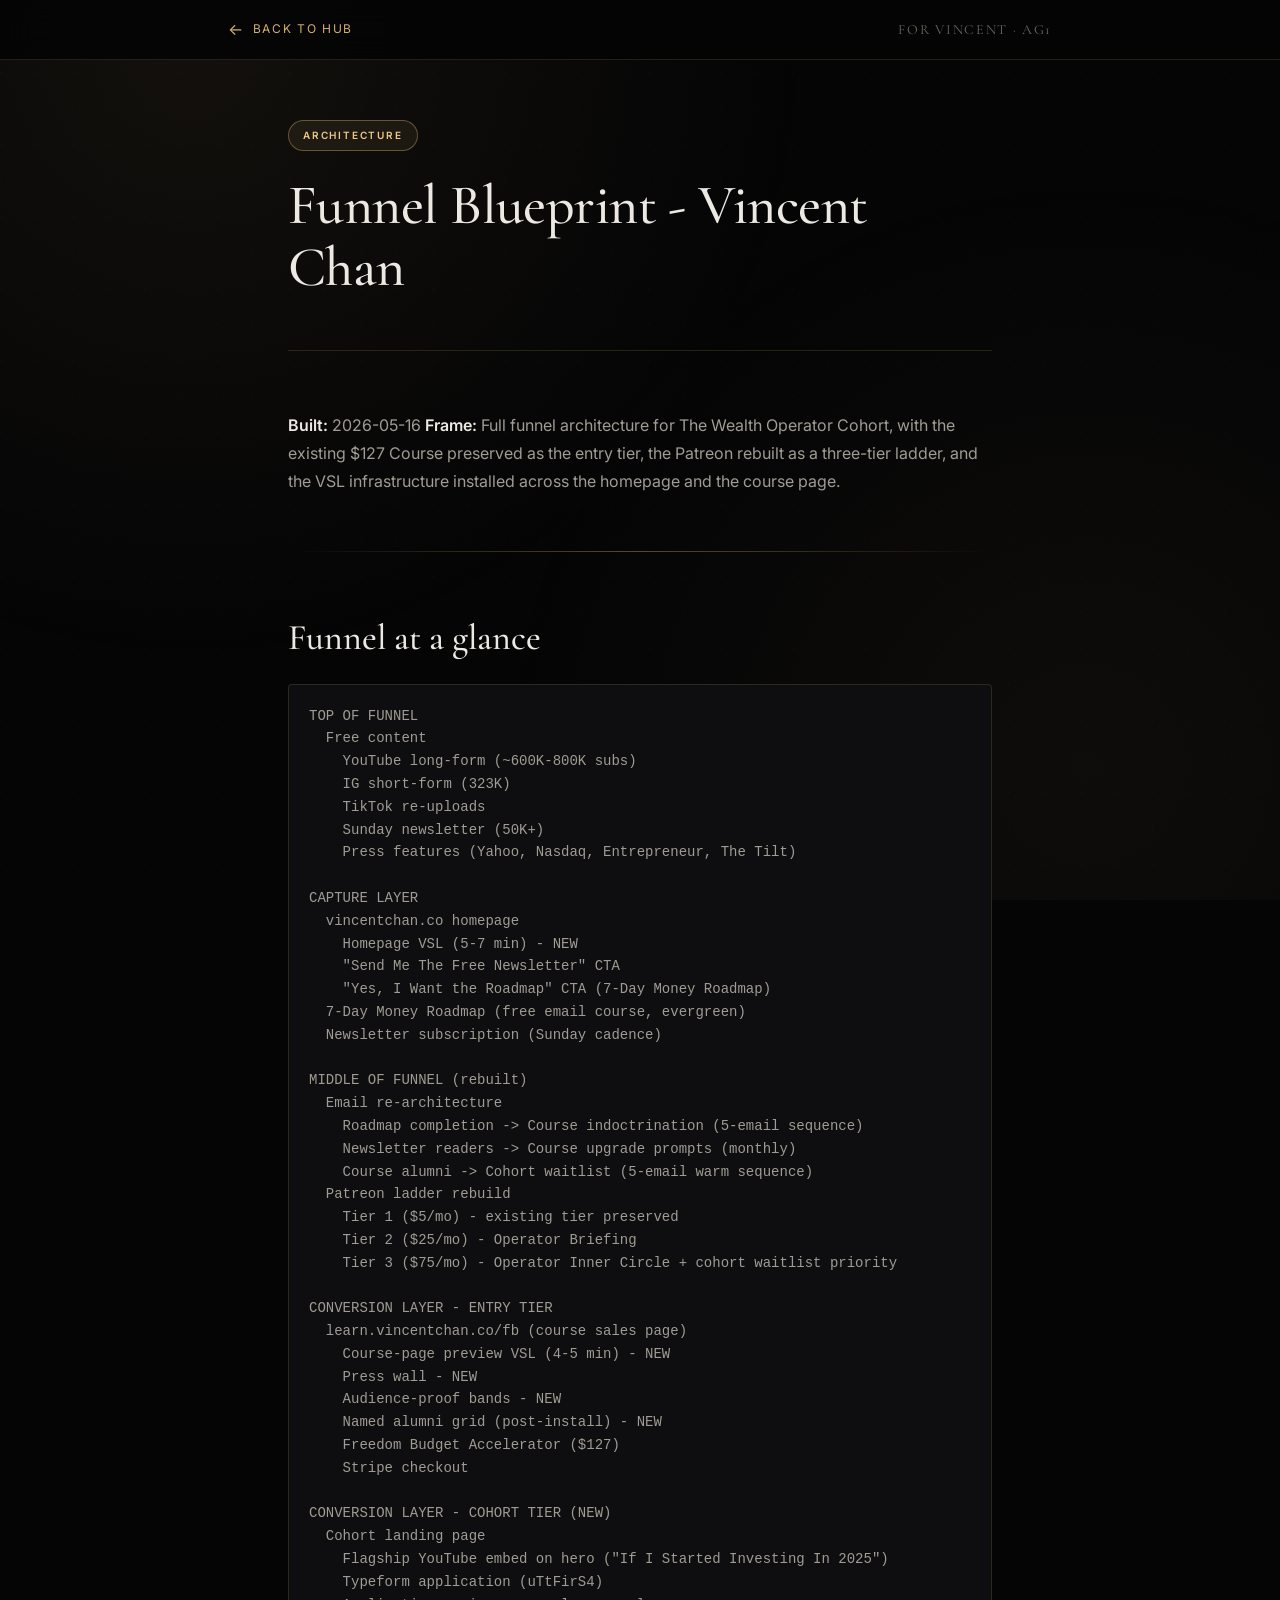
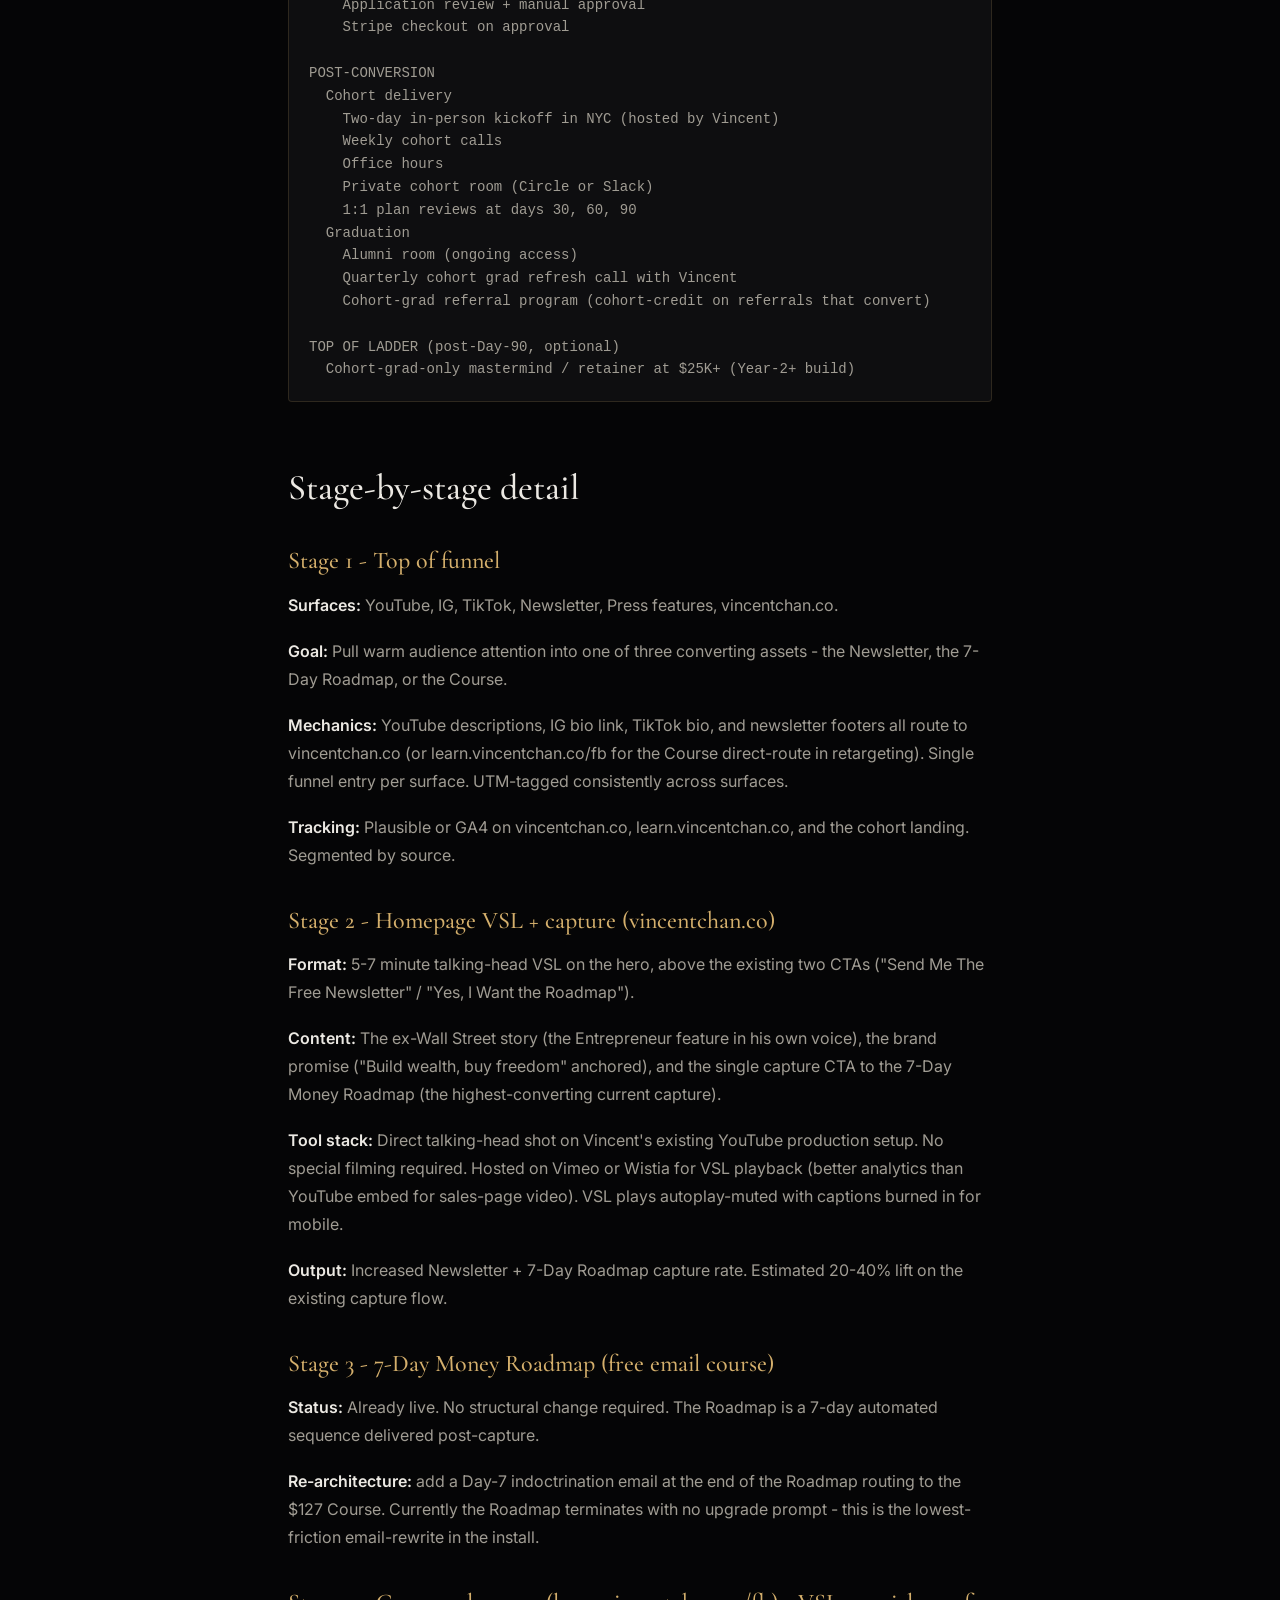
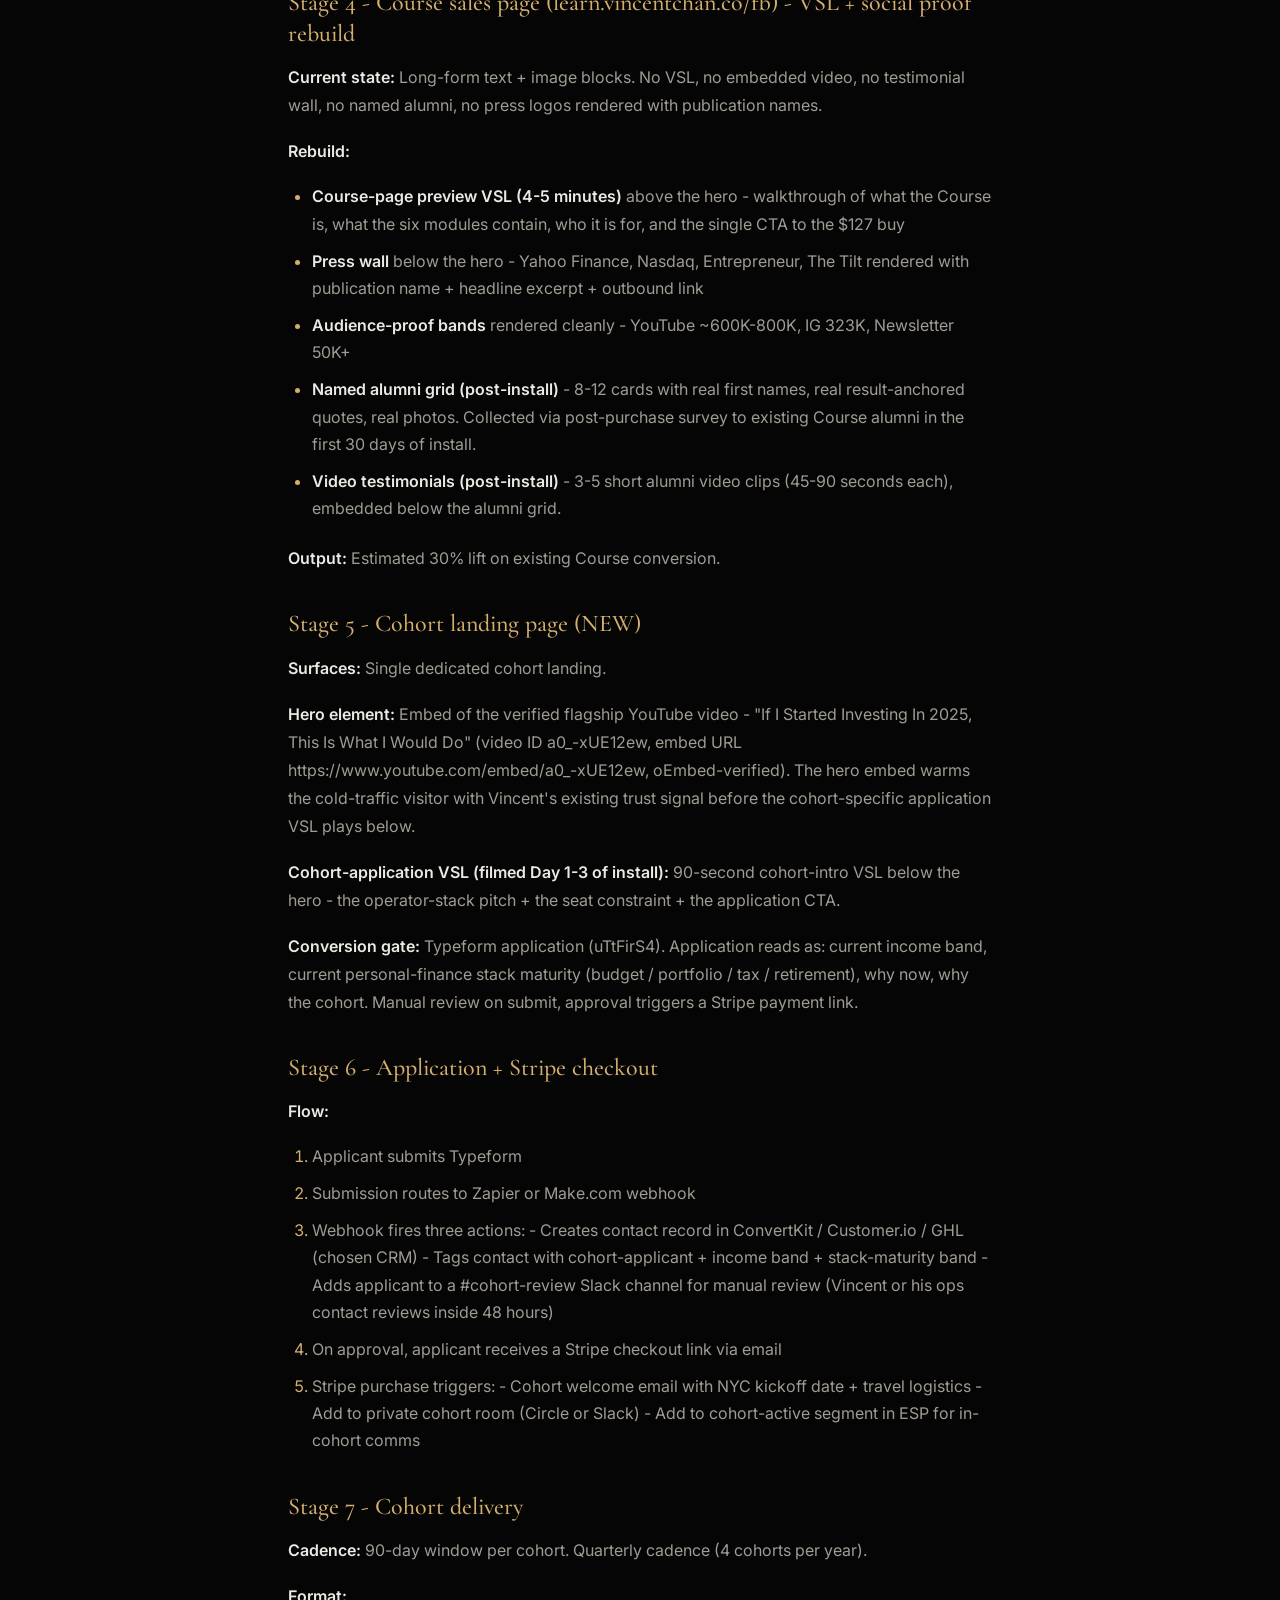
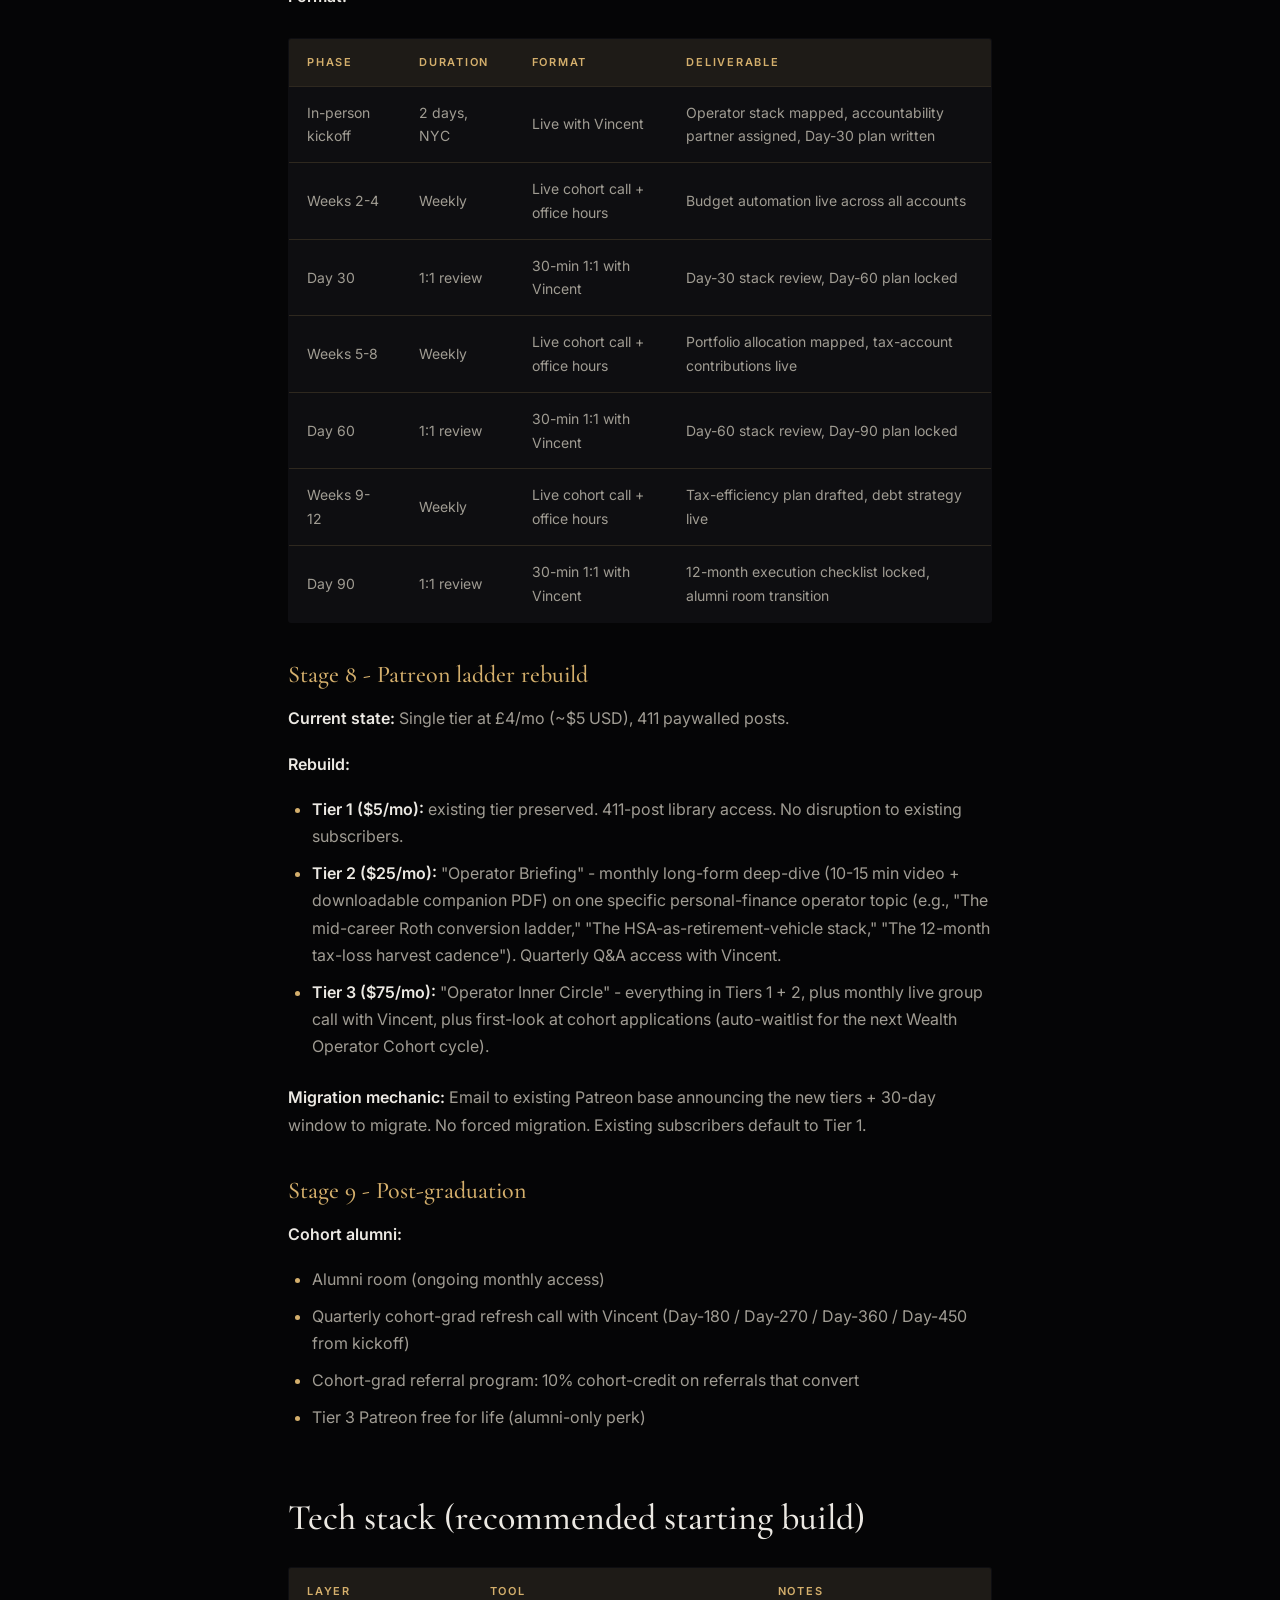
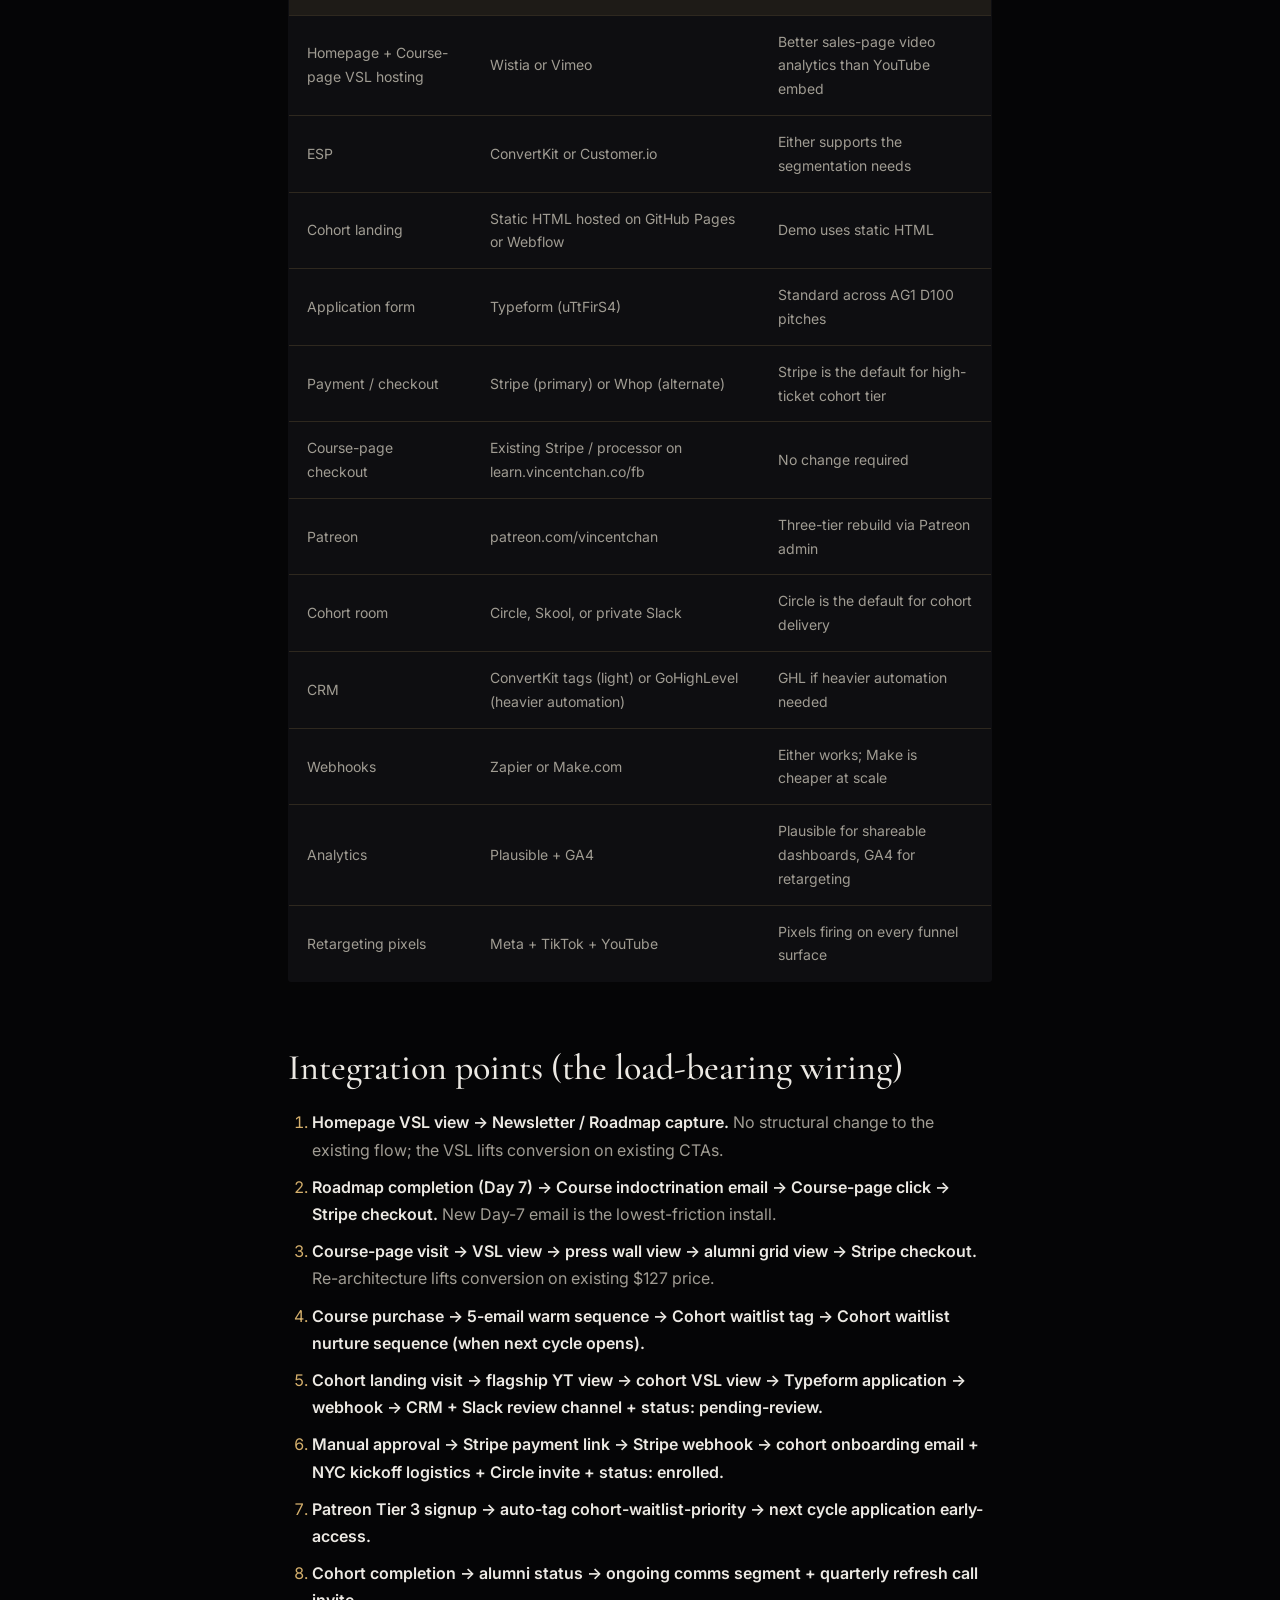
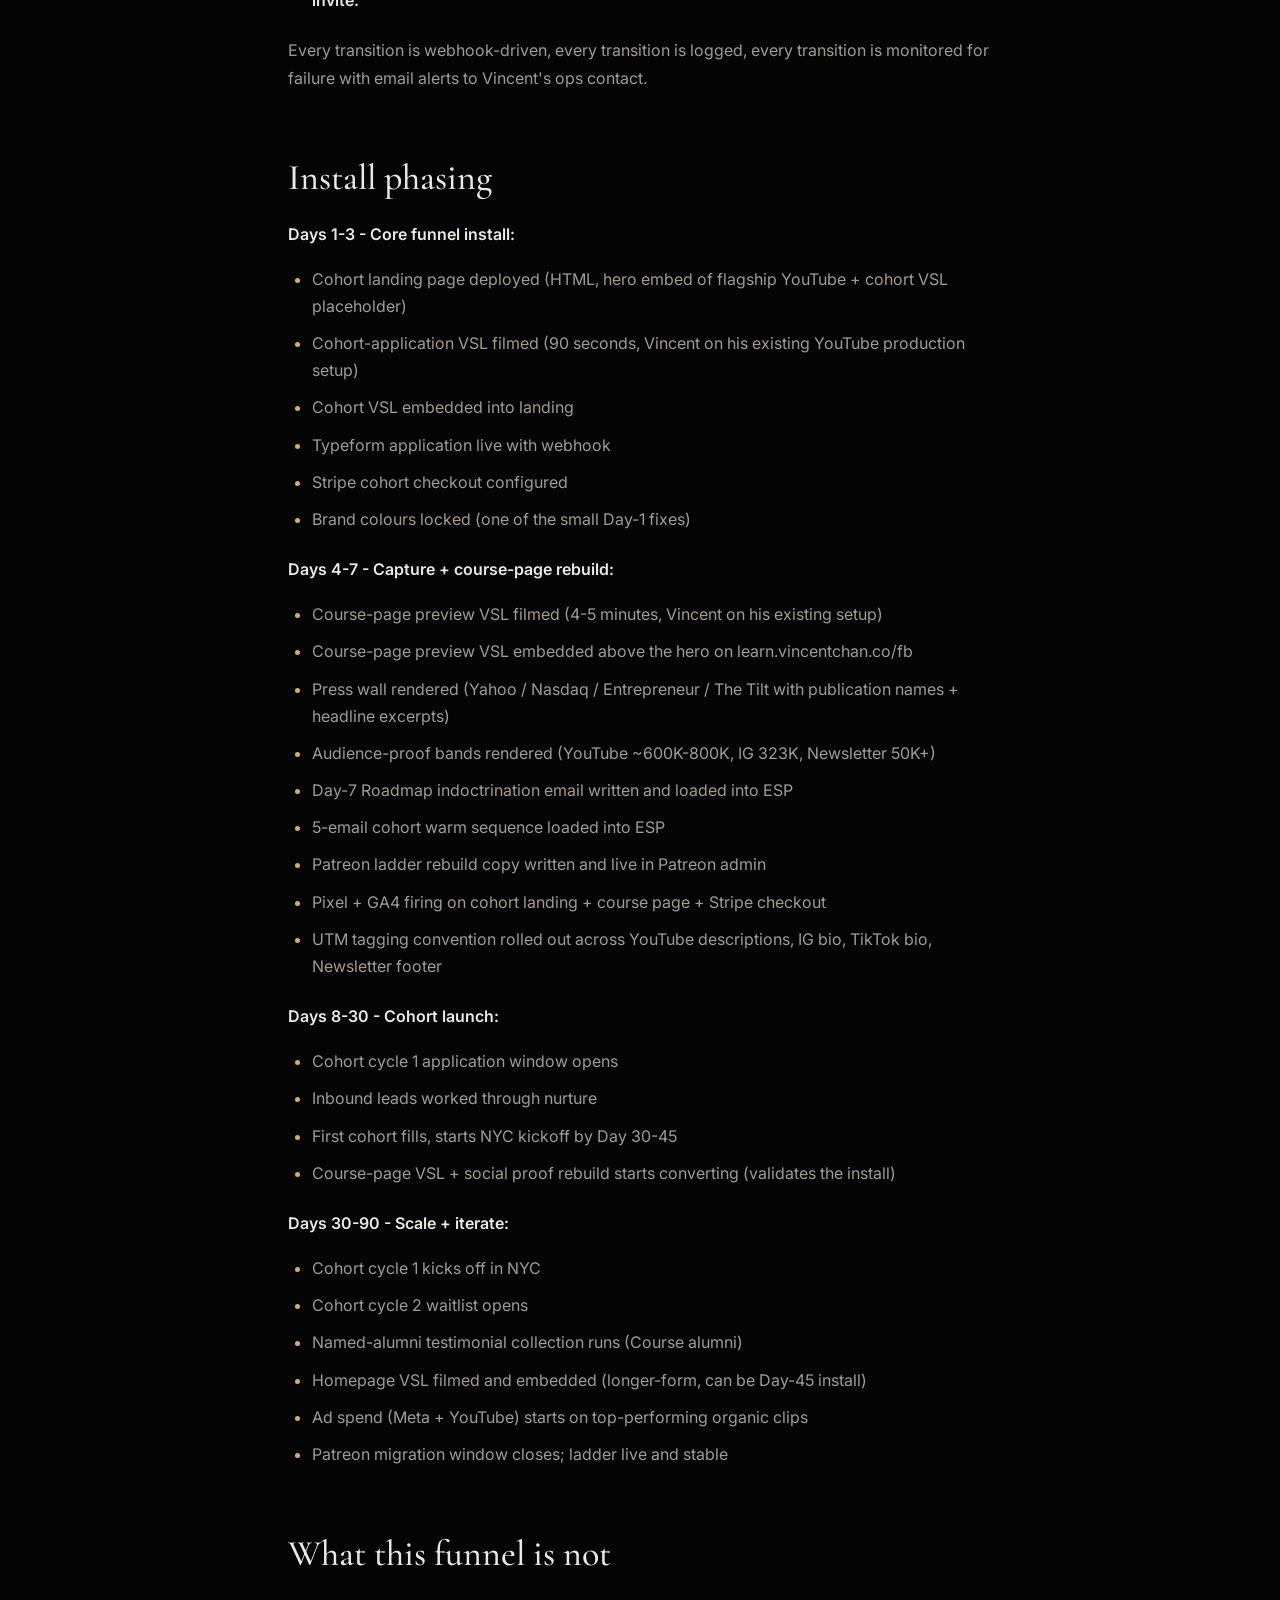
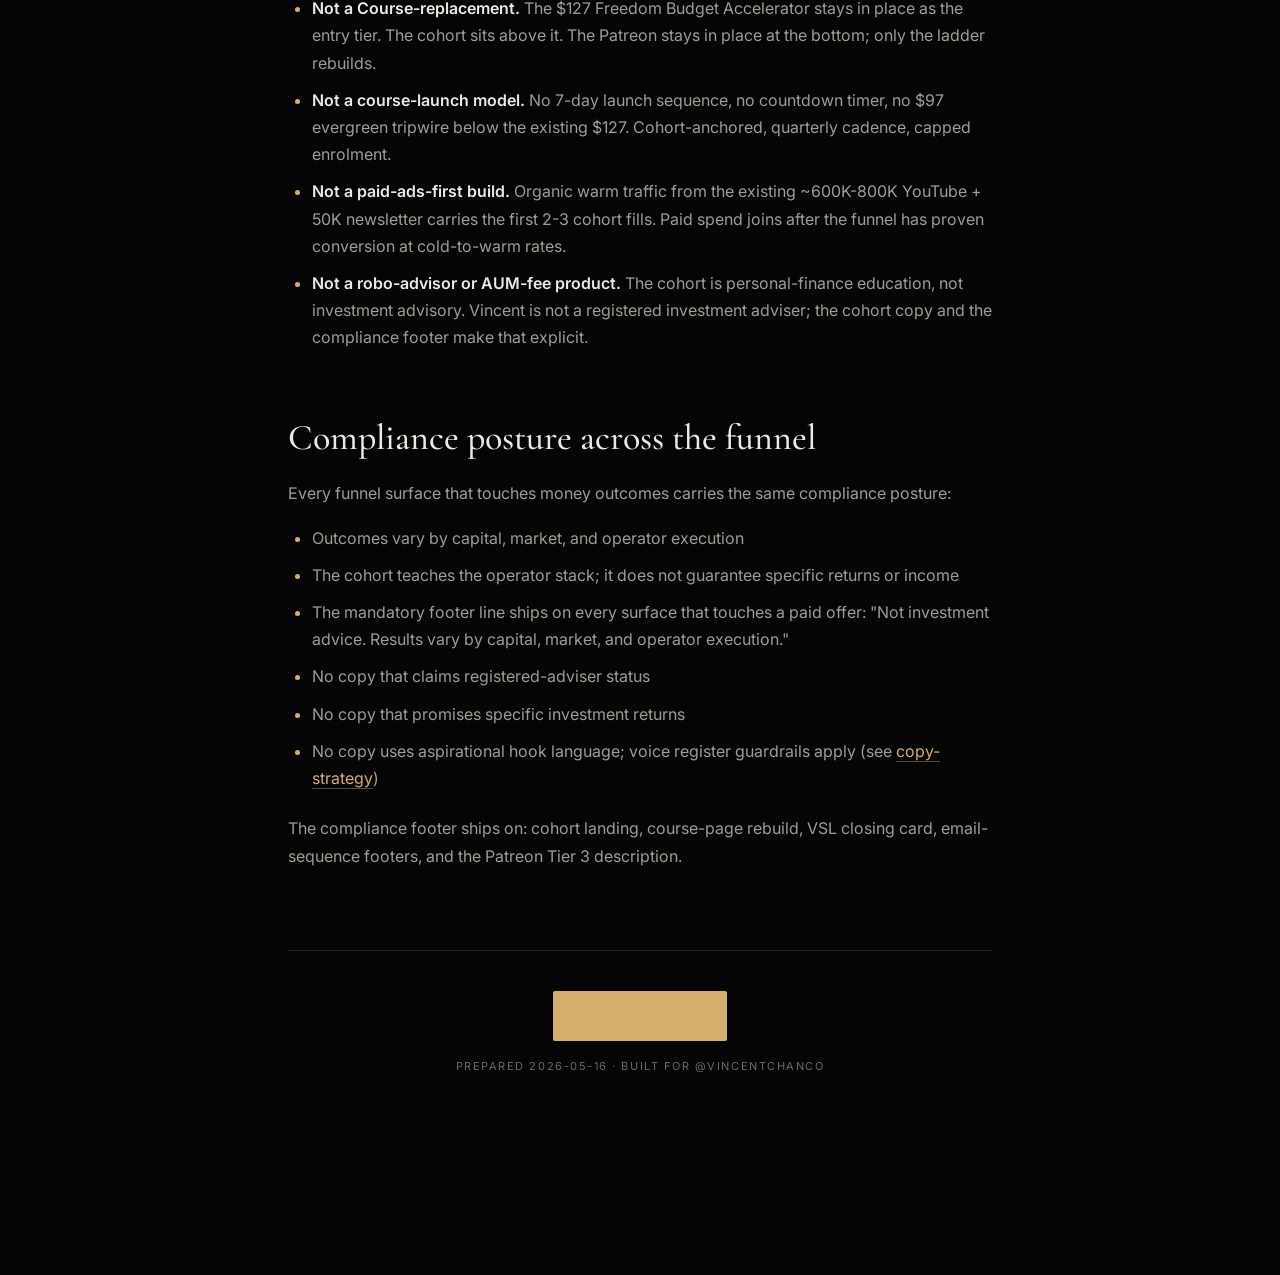
<file: funnel-blueprint.html>
<!DOCTYPE html>
<html lang="en">
<head>
<meta charset="UTF-8">
<meta name="viewport" content="width=device-width, initial-scale=1.0">
<title>Funnel Blueprint · For Vincent · AG1</title>
<meta name="description" content="Funnel Blueprint - built for Vincent Wadan by AG1 Consulting.">
<meta name="robots" content="noindex">
<meta property="og:title" content="Funnel Blueprint · For Vincent">
<meta property="og:description" content="Part of the updated 3-thing plan and less-than-7-day install built for @vincentchanco by AG1 Consulting.">
<meta property="og:type" content="article">
<meta name="twitter:card" content="summary_large_image">
<link rel="icon" type="image/svg+xml" href="favicon.svg">
<script defer data-domain="andrei170.github.io" src="https://plausible.io/js/script.js"></script>
<link rel="preconnect" href="https://fonts.googleapis.com">
<link rel="preconnect" href="https://fonts.gstatic.com" crossorigin>
<link href="https://fonts.googleapis.com/css2?family=Cormorant+Garamond:wght@400;500;600;700&family=Inter:wght@300;400;500;600;700&display=swap" rel="stylesheet">
<link rel="stylesheet" href="docs.css">
</head>
<body>

<nav class="nav">
  <div class="nav-inner">
    <a href="index.html" class="nav-back"><span class="arrow">&larr;</span> Back to Hub</a>
    <span class="nav-title">For Vincent · AG1</span>
  </div>
</nav>

<article class="doc">
  <header class="doc-header">
    <span class="doc-tag">Architecture</span>
    <h1>Funnel Blueprint - Vincent Chan</h1>
  </header>

  
<p><strong>Built:</strong> 2026-05-16
<strong>Frame:</strong> Full funnel architecture for The Wealth Operator Cohort, with the existing $127 Course preserved as the entry tier, the Patreon rebuilt as a three-tier ladder, and the VSL infrastructure installed across the homepage and the course page.</p>
<hr />
<h2>Funnel at a glance</h2>
<pre><code>TOP OF FUNNEL
  Free content
    YouTube long-form (~600K-800K subs)
    IG short-form (323K)
    TikTok re-uploads
    Sunday newsletter (50K+)
    Press features (Yahoo, Nasdaq, Entrepreneur, The Tilt)

CAPTURE LAYER
  vincentchan.co homepage
    Homepage VSL (5-7 min) - NEW
    &quot;Send Me The Free Newsletter&quot; CTA
    &quot;Yes, I Want the Roadmap&quot; CTA (7-Day Money Roadmap)
  7-Day Money Roadmap (free email course, evergreen)
  Newsletter subscription (Sunday cadence)

MIDDLE OF FUNNEL (rebuilt)
  Email re-architecture
    Roadmap completion -&gt; Course indoctrination (5-email sequence)
    Newsletter readers -&gt; Course upgrade prompts (monthly)
    Course alumni -&gt; Cohort waitlist (5-email warm sequence)
  Patreon ladder rebuild
    Tier 1 ($5/mo) - existing tier preserved
    Tier 2 ($25/mo) - Operator Briefing
    Tier 3 ($75/mo) - Operator Inner Circle + cohort waitlist priority

CONVERSION LAYER - ENTRY TIER
  learn.vincentchan.co/fb (course sales page)
    Course-page preview VSL (4-5 min) - NEW
    Press wall - NEW
    Audience-proof bands - NEW
    Named alumni grid (post-install) - NEW
    Freedom Budget Accelerator ($127)
    Stripe checkout

CONVERSION LAYER - COHORT TIER (NEW)
  Cohort landing page
    Flagship YouTube embed on hero (&quot;If I Started Investing In 2025&quot;)
    Typeform application (uTtFirS4)
    Application review + manual approval
    Stripe checkout on approval

POST-CONVERSION
  Cohort delivery
    Two-day in-person kickoff in NYC (hosted by Vincent)
    Weekly cohort calls
    Office hours
    Private cohort room (Circle or Slack)
    1:1 plan reviews at days 30, 60, 90
  Graduation
    Alumni room (ongoing access)
    Quarterly cohort grad refresh call with Vincent
    Cohort-grad referral program (cohort-credit on referrals that convert)

TOP OF LADDER (post-Day-90, optional)
  Cohort-grad-only mastermind / retainer at $25K+ (Year-2+ build)
</code></pre>
<h2>Stage-by-stage detail</h2>
<h3>Stage 1 - Top of funnel</h3>
<p><strong>Surfaces:</strong> YouTube, IG, TikTok, Newsletter, Press features, vincentchan.co.</p>
<p><strong>Goal:</strong> Pull warm audience attention into one of three converting assets - the Newsletter, the 7-Day Roadmap, or the Course.</p>
<p><strong>Mechanics:</strong> YouTube descriptions, IG bio link, TikTok bio, and newsletter footers all route to vincentchan.co (or learn.vincentchan.co/fb for the Course direct-route in retargeting). Single funnel entry per surface. UTM-tagged consistently across surfaces.</p>
<p><strong>Tracking:</strong> Plausible or GA4 on vincentchan.co, learn.vincentchan.co, and the cohort landing. Segmented by source.</p>
<h3>Stage 2 - Homepage VSL + capture (vincentchan.co)</h3>
<p><strong>Format:</strong> 5-7 minute talking-head VSL on the hero, above the existing two CTAs ("Send Me The Free Newsletter" / "Yes, I Want the Roadmap").</p>
<p><strong>Content:</strong> The ex-Wall Street story (the Entrepreneur feature in his own voice), the brand promise ("Build wealth, buy freedom" anchored), and the single capture CTA to the 7-Day Money Roadmap (the highest-converting current capture).</p>
<p><strong>Tool stack:</strong> Direct talking-head shot on Vincent's existing YouTube production setup. No special filming required. Hosted on Vimeo or Wistia for VSL playback (better analytics than YouTube embed for sales-page video). VSL plays autoplay-muted with captions burned in for mobile.</p>
<p><strong>Output:</strong> Increased Newsletter + 7-Day Roadmap capture rate. Estimated 20-40% lift on the existing capture flow.</p>
<h3>Stage 3 - 7-Day Money Roadmap (free email course)</h3>
<p><strong>Status:</strong> Already live. No structural change required. The Roadmap is a 7-day automated sequence delivered post-capture.</p>
<p><strong>Re-architecture:</strong> add a Day-7 indoctrination email at the end of the Roadmap routing to the $127 Course. Currently the Roadmap terminates with no upgrade prompt - this is the lowest-friction email-rewrite in the install.</p>
<h3>Stage 4 - Course sales page (learn.vincentchan.co/fb) - VSL + social proof rebuild</h3>
<p><strong>Current state:</strong> Long-form text + image blocks. No VSL, no embedded video, no testimonial wall, no named alumni, no press logos rendered with publication names.</p>
<p><strong>Rebuild:</strong></p>
<ul>
<li><strong>Course-page preview VSL (4-5 minutes)</strong> above the hero - walkthrough of what the Course is, what the six modules contain, who it is for, and the single CTA to the $127 buy</li>
<li><strong>Press wall</strong> below the hero - Yahoo Finance, Nasdaq, Entrepreneur, The Tilt rendered with publication name + headline excerpt + outbound link</li>
<li><strong>Audience-proof bands</strong> rendered cleanly - YouTube ~600K-800K, IG 323K, Newsletter 50K+</li>
<li><strong>Named alumni grid (post-install)</strong> - 8-12 cards with real first names, real result-anchored quotes, real photos. Collected via post-purchase survey to existing Course alumni in the first 30 days of install.</li>
<li><strong>Video testimonials (post-install)</strong> - 3-5 short alumni video clips (45-90 seconds each), embedded below the alumni grid.</li>
</ul>
<p><strong>Output:</strong> Estimated 30% lift on existing Course conversion.</p>
<h3>Stage 5 - Cohort landing page (NEW)</h3>
<p><strong>Surfaces:</strong> Single dedicated cohort landing.</p>
<p><strong>Hero element:</strong> Embed of the verified flagship YouTube video - "If I Started Investing In 2025, This Is What I Would Do" (video ID a0_-xUE12ew, embed URL https://www.youtube.com/embed/a0_-xUE12ew, oEmbed-verified). The hero embed warms the cold-traffic visitor with Vincent's existing trust signal before the cohort-specific application VSL plays below.</p>
<p><strong>Cohort-application VSL (filmed Day 1-3 of install):</strong> 90-second cohort-intro VSL below the hero - the operator-stack pitch + the seat constraint + the application CTA.</p>
<p><strong>Conversion gate:</strong> Typeform application (uTtFirS4). Application reads as: current income band, current personal-finance stack maturity (budget / portfolio / tax / retirement), why now, why the cohort. Manual review on submit, approval triggers a Stripe payment link.</p>
<h3>Stage 6 - Application + Stripe checkout</h3>
<p><strong>Flow:</strong></p>
<ol>
<li>Applicant submits Typeform</li>
<li>Submission routes to Zapier or Make.com webhook</li>
<li>Webhook fires three actions:
   - Creates contact record in ConvertKit / Customer.io / GHL (chosen CRM)
   - Tags contact with cohort-applicant + income band + stack-maturity band
   - Adds applicant to a #cohort-review Slack channel for manual review (Vincent or his ops contact reviews inside 48 hours)</li>
<li>On approval, applicant receives a Stripe checkout link via email</li>
<li>Stripe purchase triggers:
   - Cohort welcome email with NYC kickoff date + travel logistics
   - Add to private cohort room (Circle or Slack)
   - Add to cohort-active segment in ESP for in-cohort comms</li>
</ol>
<h3>Stage 7 - Cohort delivery</h3>
<p><strong>Cadence:</strong> 90-day window per cohort. Quarterly cadence (4 cohorts per year).</p>
<p><strong>Format:</strong></p>
<table>
<thead>
<tr>
<th>Phase</th>
<th>Duration</th>
<th>Format</th>
<th>Deliverable</th>
</tr>
</thead>
<tbody>
<tr>
<td>In-person kickoff</td>
<td>2 days, NYC</td>
<td>Live with Vincent</td>
<td>Operator stack mapped, accountability partner assigned, Day-30 plan written</td>
</tr>
<tr>
<td>Weeks 2-4</td>
<td>Weekly</td>
<td>Live cohort call + office hours</td>
<td>Budget automation live across all accounts</td>
</tr>
<tr>
<td>Day 30</td>
<td>1:1 review</td>
<td>30-min 1:1 with Vincent</td>
<td>Day-30 stack review, Day-60 plan locked</td>
</tr>
<tr>
<td>Weeks 5-8</td>
<td>Weekly</td>
<td>Live cohort call + office hours</td>
<td>Portfolio allocation mapped, tax-account contributions live</td>
</tr>
<tr>
<td>Day 60</td>
<td>1:1 review</td>
<td>30-min 1:1 with Vincent</td>
<td>Day-60 stack review, Day-90 plan locked</td>
</tr>
<tr>
<td>Weeks 9-12</td>
<td>Weekly</td>
<td>Live cohort call + office hours</td>
<td>Tax-efficiency plan drafted, debt strategy live</td>
</tr>
<tr>
<td>Day 90</td>
<td>1:1 review</td>
<td>30-min 1:1 with Vincent</td>
<td>12-month execution checklist locked, alumni room transition</td>
</tr>
</tbody>
</table>
<h3>Stage 8 - Patreon ladder rebuild</h3>
<p><strong>Current state:</strong> Single tier at £4/mo (~$5 USD), 411 paywalled posts.</p>
<p><strong>Rebuild:</strong></p>
<ul>
<li><strong>Tier 1 ($5/mo):</strong> existing tier preserved. 411-post library access. No disruption to existing subscribers.</li>
<li><strong>Tier 2 ($25/mo):</strong> "Operator Briefing" - monthly long-form deep-dive (10-15 min video + downloadable companion PDF) on one specific personal-finance operator topic (e.g., "The mid-career Roth conversion ladder," "The HSA-as-retirement-vehicle stack," "The 12-month tax-loss harvest cadence"). Quarterly Q&amp;A access with Vincent.</li>
<li><strong>Tier 3 ($75/mo):</strong> "Operator Inner Circle" - everything in Tiers 1 + 2, plus monthly live group call with Vincent, plus first-look at cohort applications (auto-waitlist for the next Wealth Operator Cohort cycle).</li>
</ul>
<p><strong>Migration mechanic:</strong> Email to existing Patreon base announcing the new tiers + 30-day window to migrate. No forced migration. Existing subscribers default to Tier 1.</p>
<h3>Stage 9 - Post-graduation</h3>
<p><strong>Cohort alumni:</strong></p>
<ul>
<li>Alumni room (ongoing monthly access)</li>
<li>Quarterly cohort-grad refresh call with Vincent (Day-180 / Day-270 / Day-360 / Day-450 from kickoff)</li>
<li>Cohort-grad referral program: 10% cohort-credit on referrals that convert</li>
<li>Tier 3 Patreon free for life (alumni-only perk)</li>
</ul>
<h2>Tech stack (recommended starting build)</h2>
<table>
<thead>
<tr>
<th>Layer</th>
<th>Tool</th>
<th>Notes</th>
</tr>
</thead>
<tbody>
<tr>
<td>Homepage + Course-page VSL hosting</td>
<td>Wistia or Vimeo</td>
<td>Better sales-page video analytics than YouTube embed</td>
</tr>
<tr>
<td>ESP</td>
<td>ConvertKit or Customer.io</td>
<td>Either supports the segmentation needs</td>
</tr>
<tr>
<td>Cohort landing</td>
<td>Static HTML hosted on GitHub Pages or Webflow</td>
<td>Demo uses static HTML</td>
</tr>
<tr>
<td>Application form</td>
<td>Typeform (uTtFirS4)</td>
<td>Standard across AG1 D100 pitches</td>
</tr>
<tr>
<td>Payment / checkout</td>
<td>Stripe (primary) or Whop (alternate)</td>
<td>Stripe is the default for high-ticket cohort tier</td>
</tr>
<tr>
<td>Course-page checkout</td>
<td>Existing Stripe / processor on learn.vincentchan.co/fb</td>
<td>No change required</td>
</tr>
<tr>
<td>Patreon</td>
<td>patreon.com/vincentchan</td>
<td>Three-tier rebuild via Patreon admin</td>
</tr>
<tr>
<td>Cohort room</td>
<td>Circle, Skool, or private Slack</td>
<td>Circle is the default for cohort delivery</td>
</tr>
<tr>
<td>CRM</td>
<td>ConvertKit tags (light) or GoHighLevel (heavier automation)</td>
<td>GHL if heavier automation needed</td>
</tr>
<tr>
<td>Webhooks</td>
<td>Zapier or Make.com</td>
<td>Either works; Make is cheaper at scale</td>
</tr>
<tr>
<td>Analytics</td>
<td>Plausible + GA4</td>
<td>Plausible for shareable dashboards, GA4 for retargeting</td>
</tr>
<tr>
<td>Retargeting pixels</td>
<td>Meta + TikTok + YouTube</td>
<td>Pixels firing on every funnel surface</td>
</tr>
</tbody>
</table>
<h2>Integration points (the load-bearing wiring)</h2>
<ol>
<li><strong>Homepage VSL view -&gt; Newsletter / Roadmap capture.</strong> No structural change to the existing flow; the VSL lifts conversion on existing CTAs.</li>
<li><strong>Roadmap completion (Day 7) -&gt; Course indoctrination email -&gt; Course-page click -&gt; Stripe checkout.</strong> New Day-7 email is the lowest-friction install.</li>
<li><strong>Course-page visit -&gt; VSL view -&gt; press wall view -&gt; alumni grid view -&gt; Stripe checkout.</strong> Re-architecture lifts conversion on existing $127 price.</li>
<li><strong>Course purchase -&gt; 5-email warm sequence -&gt; Cohort waitlist tag -&gt; Cohort waitlist nurture sequence (when next cycle opens).</strong></li>
<li><strong>Cohort landing visit -&gt; flagship YT view -&gt; cohort VSL view -&gt; Typeform application -&gt; webhook -&gt; CRM + Slack review channel + status: pending-review.</strong></li>
<li><strong>Manual approval -&gt; Stripe payment link -&gt; Stripe webhook -&gt; cohort onboarding email + NYC kickoff logistics + Circle invite + status: enrolled.</strong></li>
<li><strong>Patreon Tier 3 signup -&gt; auto-tag cohort-waitlist-priority -&gt; next cycle application early-access.</strong></li>
<li><strong>Cohort completion -&gt; alumni status -&gt; ongoing comms segment + quarterly refresh call invite.</strong></li>
</ol>
<p>Every transition is webhook-driven, every transition is logged, every transition is monitored for failure with email alerts to Vincent's ops contact.</p>
<h2>Install phasing</h2>
<p><strong>Days 1-3 - Core funnel install:</strong></p>
<ul>
<li>Cohort landing page deployed (HTML, hero embed of flagship YouTube + cohort VSL placeholder)</li>
<li>Cohort-application VSL filmed (90 seconds, Vincent on his existing YouTube production setup)</li>
<li>Cohort VSL embedded into landing</li>
<li>Typeform application live with webhook</li>
<li>Stripe cohort checkout configured</li>
<li>Brand colours locked (one of the small Day-1 fixes)</li>
</ul>
<p><strong>Days 4-7 - Capture + course-page rebuild:</strong></p>
<ul>
<li>Course-page preview VSL filmed (4-5 minutes, Vincent on his existing setup)</li>
<li>Course-page preview VSL embedded above the hero on learn.vincentchan.co/fb</li>
<li>Press wall rendered (Yahoo / Nasdaq / Entrepreneur / The Tilt with publication names + headline excerpts)</li>
<li>Audience-proof bands rendered (YouTube ~600K-800K, IG 323K, Newsletter 50K+)</li>
<li>Day-7 Roadmap indoctrination email written and loaded into ESP</li>
<li>5-email cohort warm sequence loaded into ESP</li>
<li>Patreon ladder rebuild copy written and live in Patreon admin</li>
<li>Pixel + GA4 firing on cohort landing + course page + Stripe checkout</li>
<li>UTM tagging convention rolled out across YouTube descriptions, IG bio, TikTok bio, Newsletter footer</li>
</ul>
<p><strong>Days 8-30 - Cohort launch:</strong></p>
<ul>
<li>Cohort cycle 1 application window opens</li>
<li>Inbound leads worked through nurture</li>
<li>First cohort fills, starts NYC kickoff by Day 30-45</li>
<li>Course-page VSL + social proof rebuild starts converting (validates the install)</li>
</ul>
<p><strong>Days 30-90 - Scale + iterate:</strong></p>
<ul>
<li>Cohort cycle 1 kicks off in NYC</li>
<li>Cohort cycle 2 waitlist opens</li>
<li>Named-alumni testimonial collection runs (Course alumni)</li>
<li>Homepage VSL filmed and embedded (longer-form, can be Day-45 install)</li>
<li>Ad spend (Meta + YouTube) starts on top-performing organic clips</li>
<li>Patreon migration window closes; ladder live and stable</li>
</ul>
<h2>What this funnel is not</h2>
<ul>
<li><strong>Not a Course-replacement.</strong> The $127 Freedom Budget Accelerator stays in place as the entry tier. The cohort sits above it. The Patreon stays in place at the bottom; only the ladder rebuilds.</li>
<li><strong>Not a course-launch model.</strong> No 7-day launch sequence, no countdown timer, no $97 evergreen tripwire below the existing $127. Cohort-anchored, quarterly cadence, capped enrolment.</li>
<li><strong>Not a paid-ads-first build.</strong> Organic warm traffic from the existing ~600K-800K YouTube + 50K newsletter carries the first 2-3 cohort fills. Paid spend joins after the funnel has proven conversion at cold-to-warm rates.</li>
<li><strong>Not a robo-advisor or AUM-fee product.</strong> The cohort is personal-finance education, not investment advisory. Vincent is not a registered investment adviser; the cohort copy and the compliance footer make that explicit.</li>
</ul>
<h2>Compliance posture across the funnel</h2>
<p>Every funnel surface that touches money outcomes carries the same compliance posture:</p>
<ul>
<li>Outcomes vary by capital, market, and operator execution</li>
<li>The cohort teaches the operator stack; it does not guarantee specific returns or income</li>
<li>The mandatory footer line ships on every surface that touches a paid offer: "Not investment advice. Results vary by capital, market, and operator execution."</li>
<li>No copy that claims registered-adviser status</li>
<li>No copy that promises specific investment returns</li>
<li>No copy uses aspirational hook language; voice register guardrails apply (see <a href="copy-strategy.html">copy-strategy</a>)</li>
</ul>
<p>The compliance footer ships on: cohort landing, course-page rebuild, VSL closing card, email-sequence footers, and the Patreon Tier 3 description.</p>

  <footer class="doc-footer">
    <a href="index.html" class="doc-footer-link">Back to Hub</a>
    <div class="doc-meta">Prepared 2026-05-16 &middot; Built for @vincentchanco</div>
  </footer>
</article>

</body>
</html>
</file>
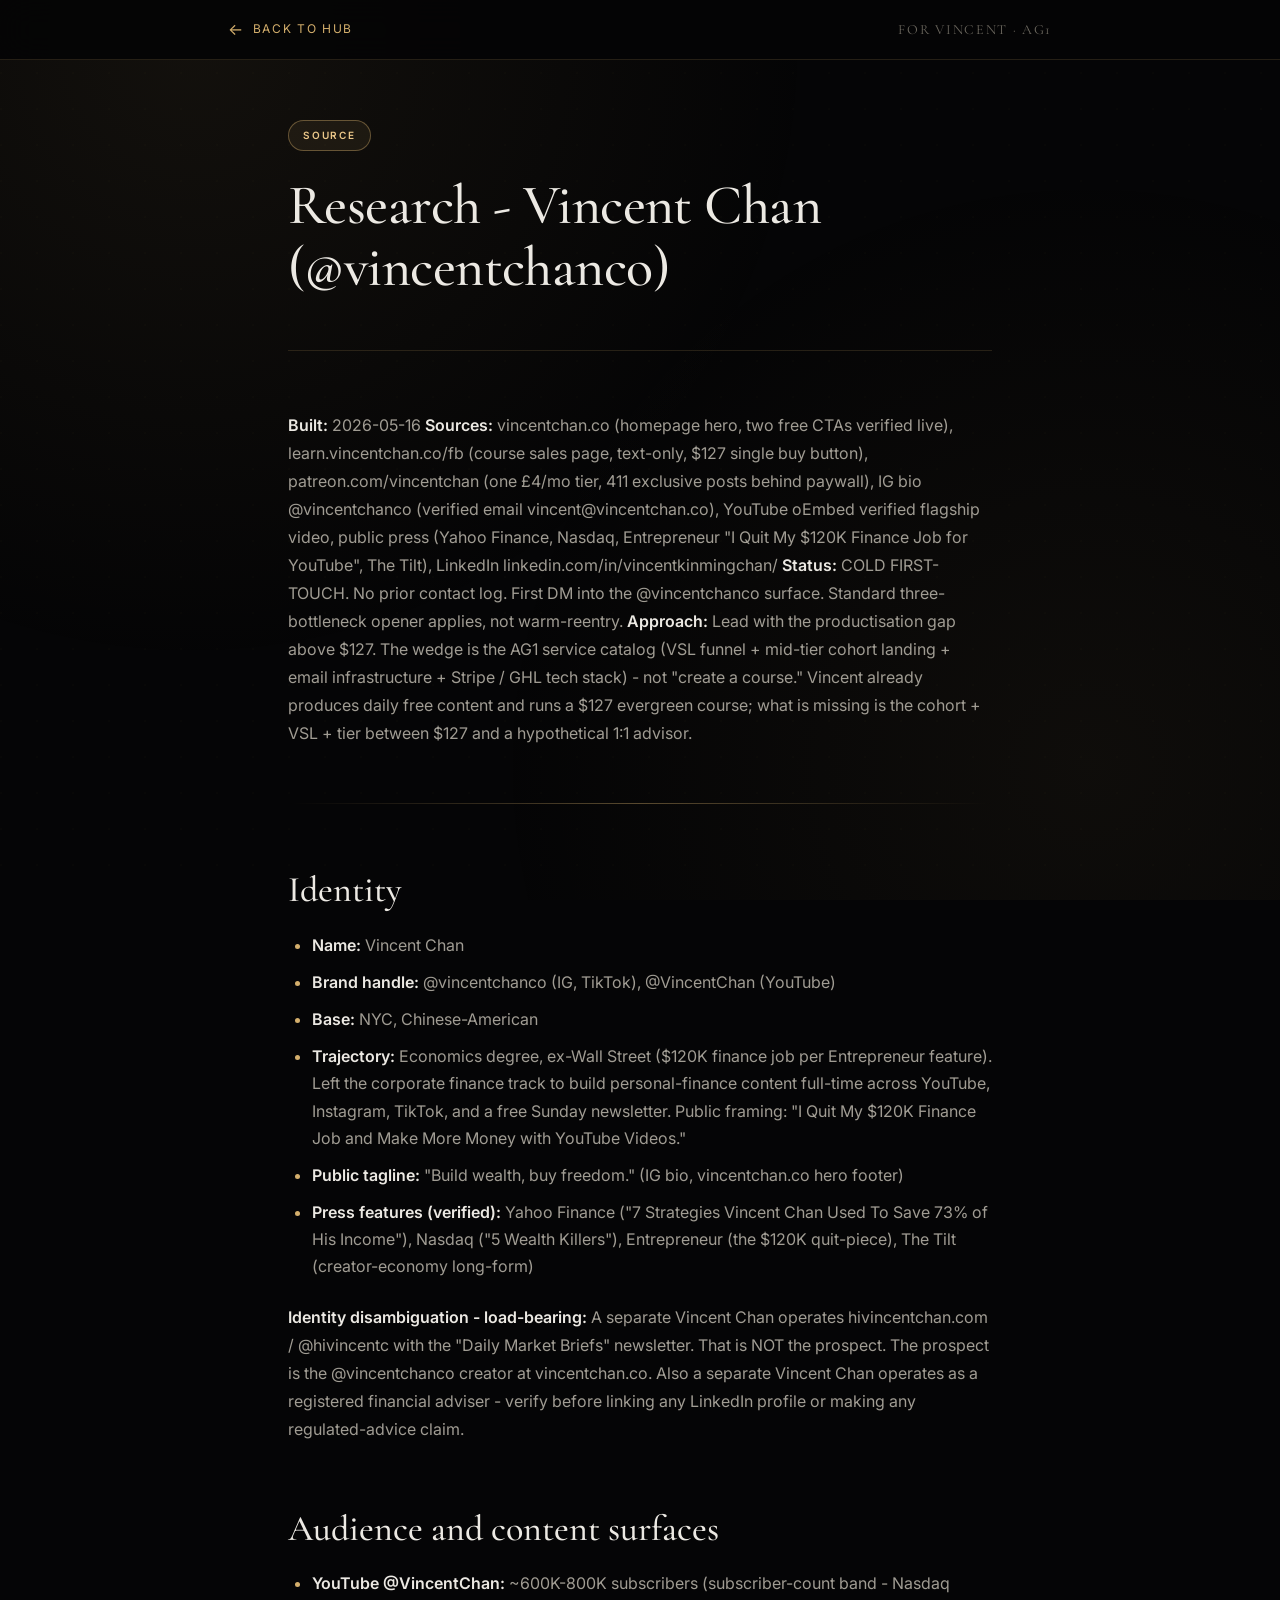
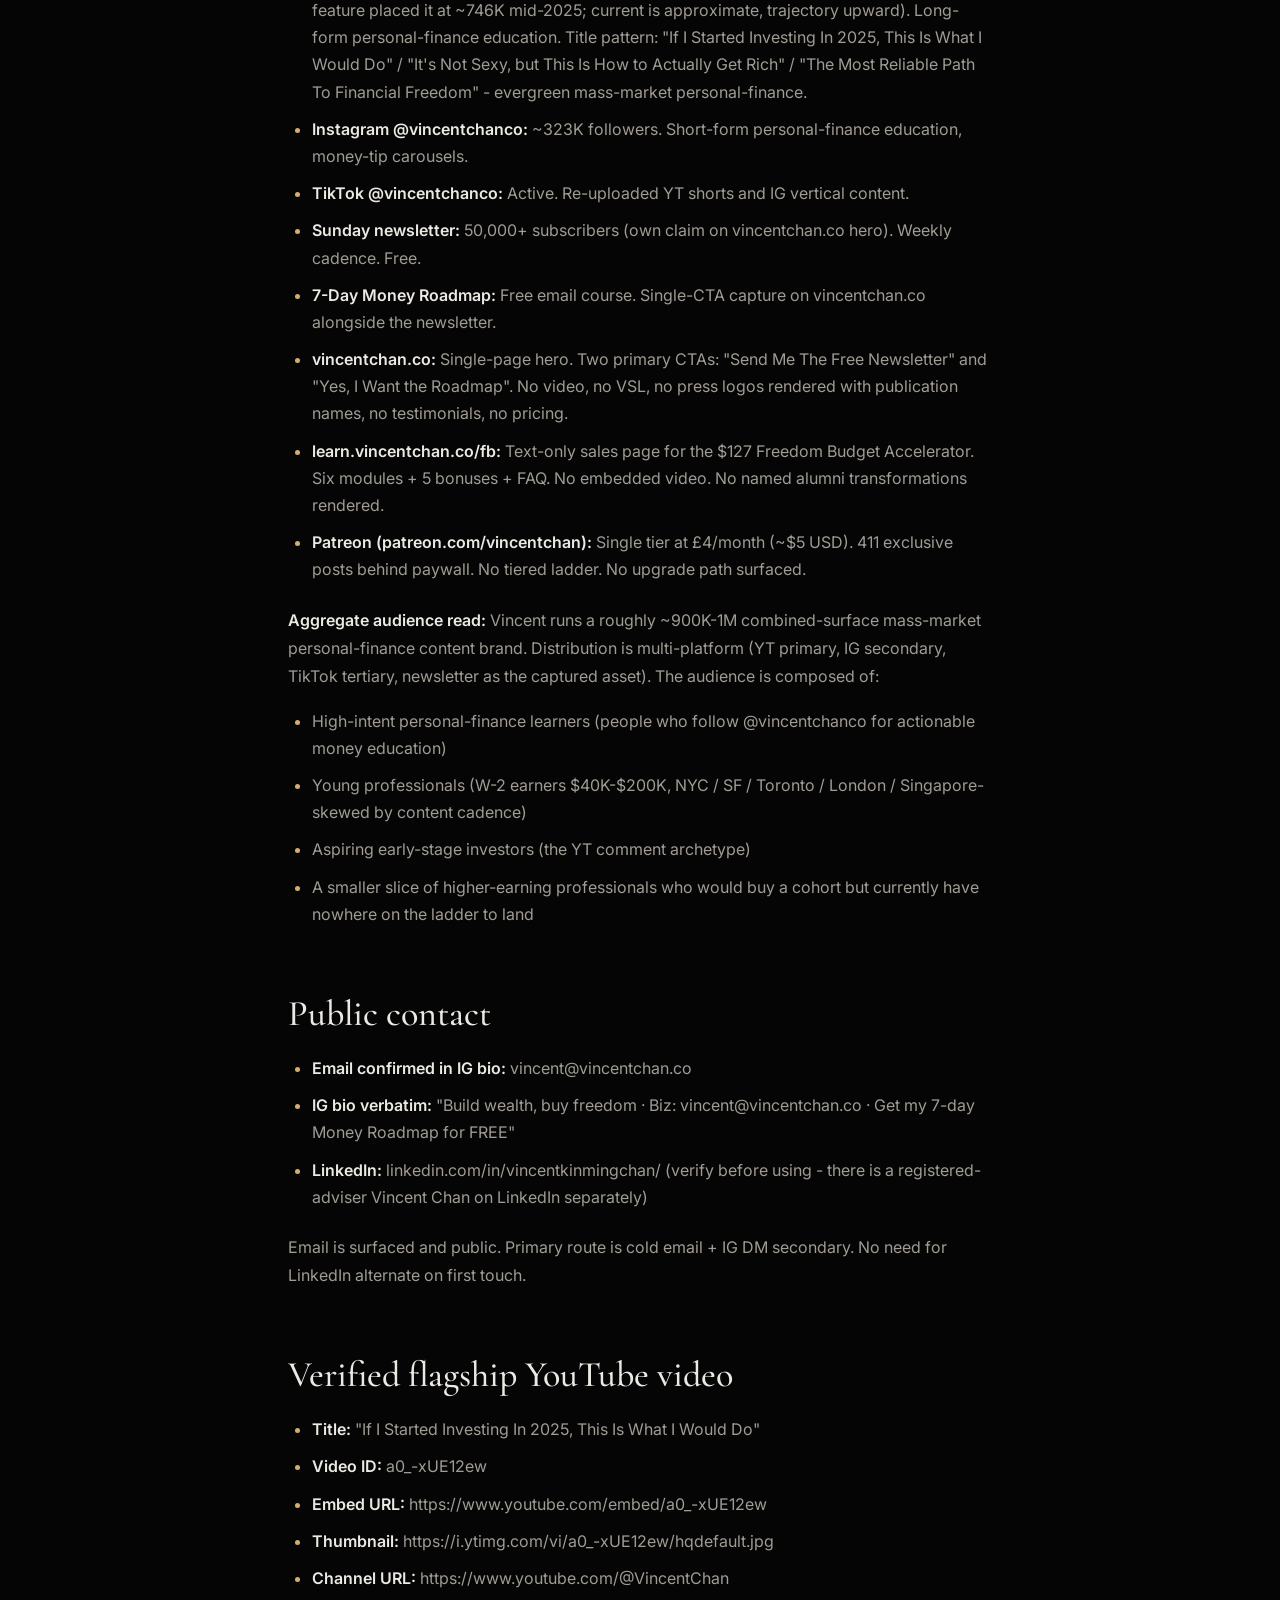
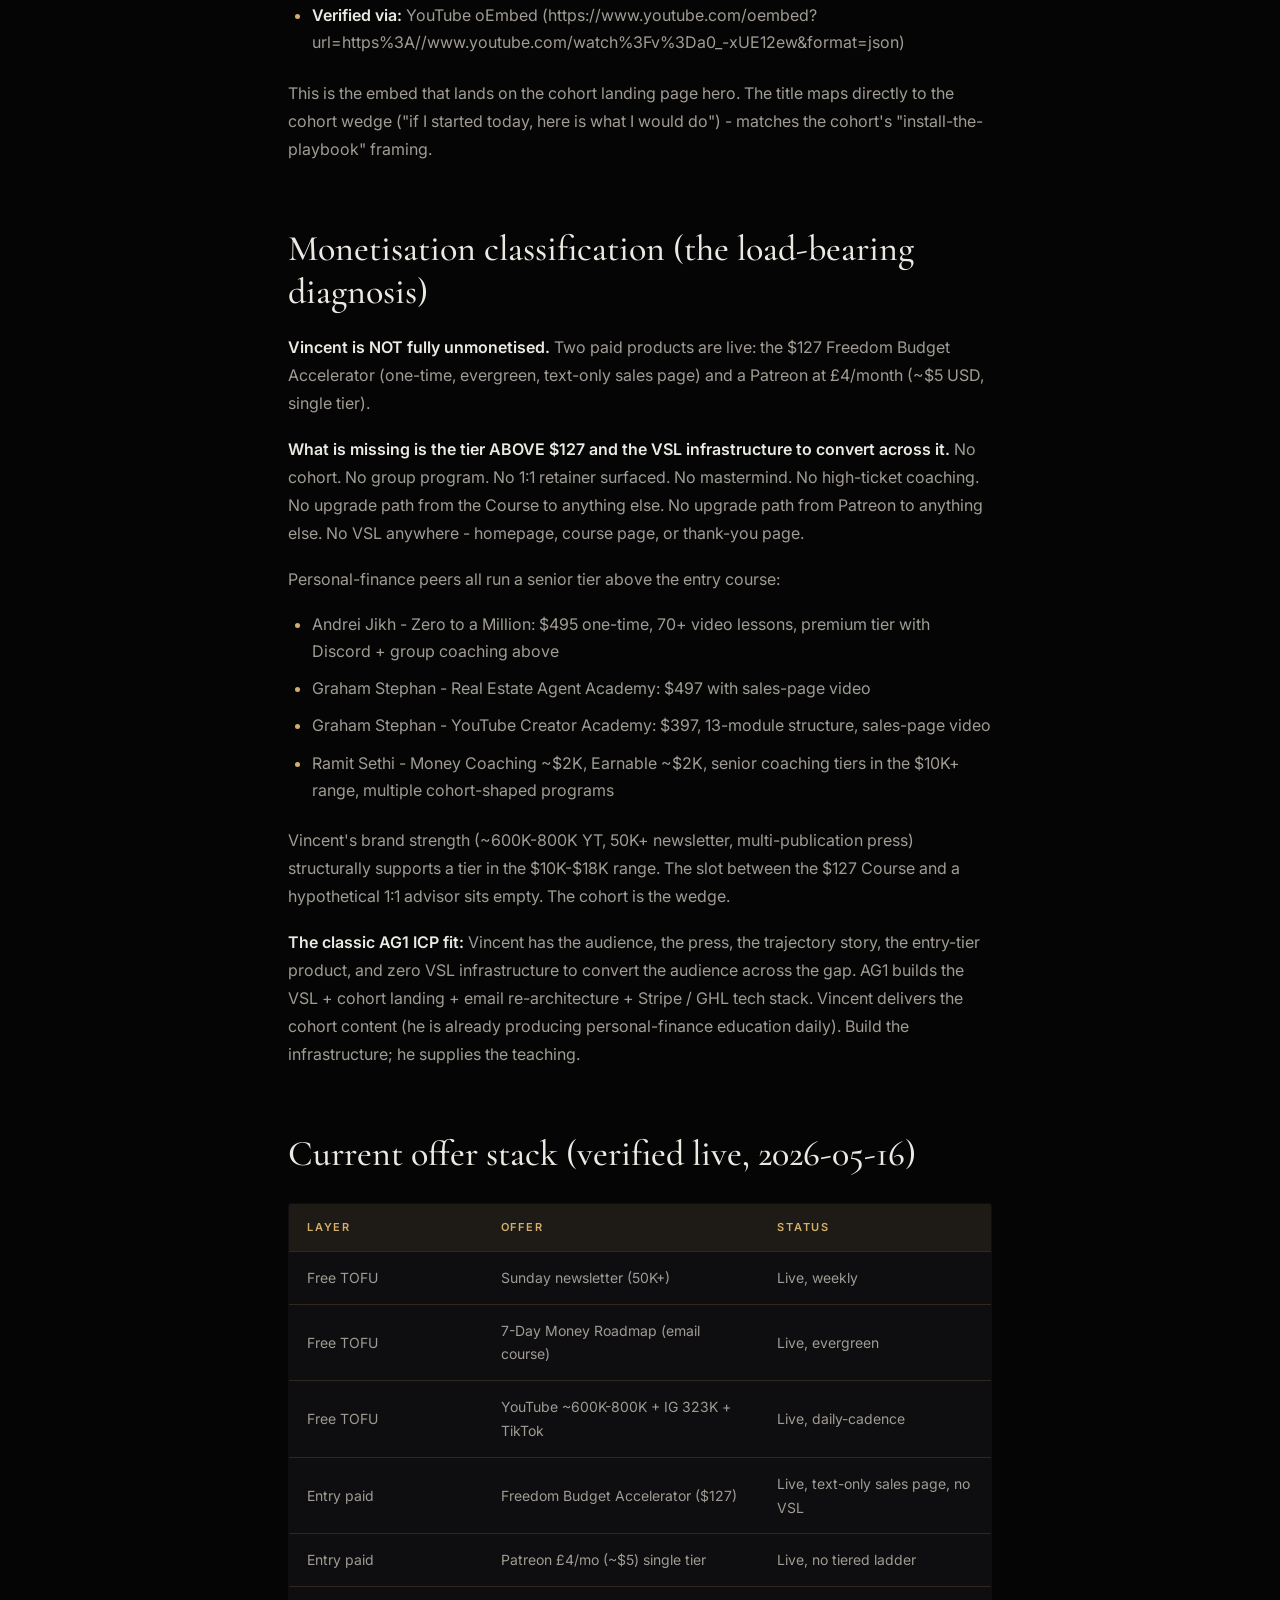
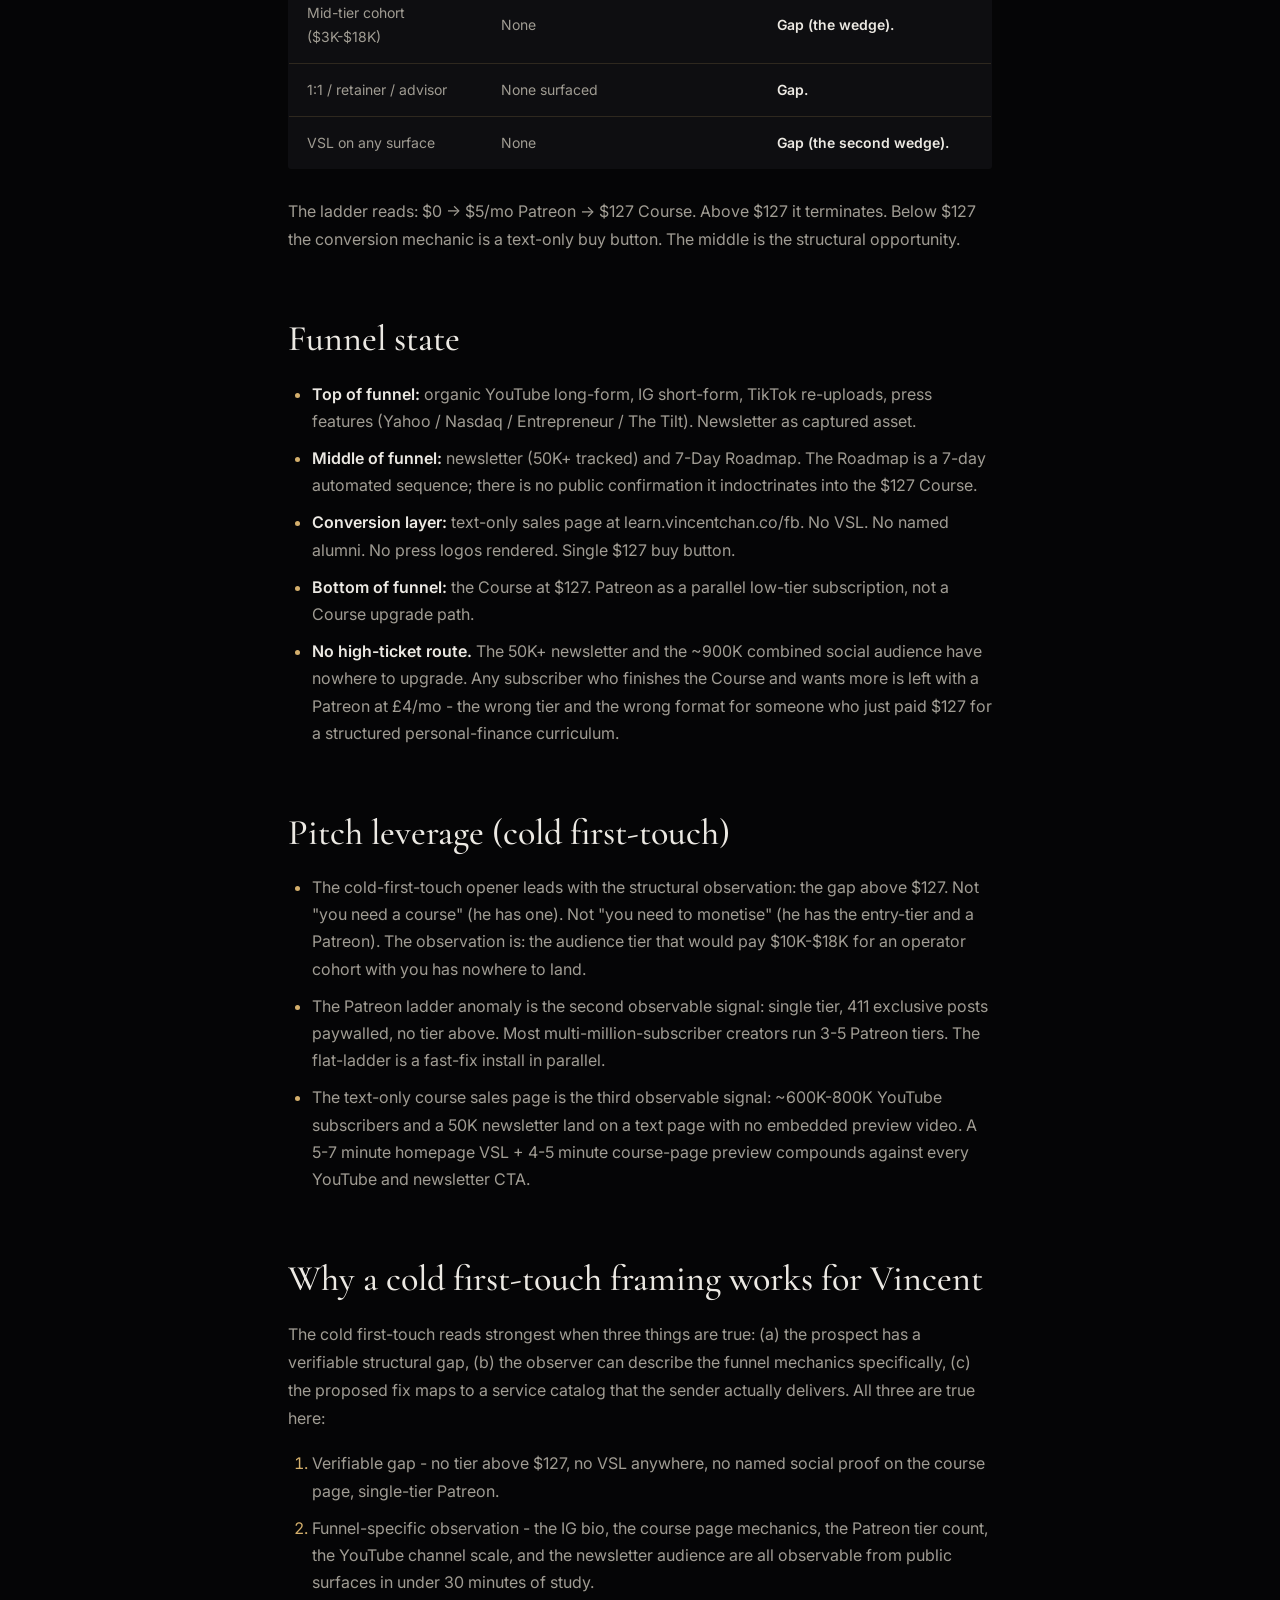
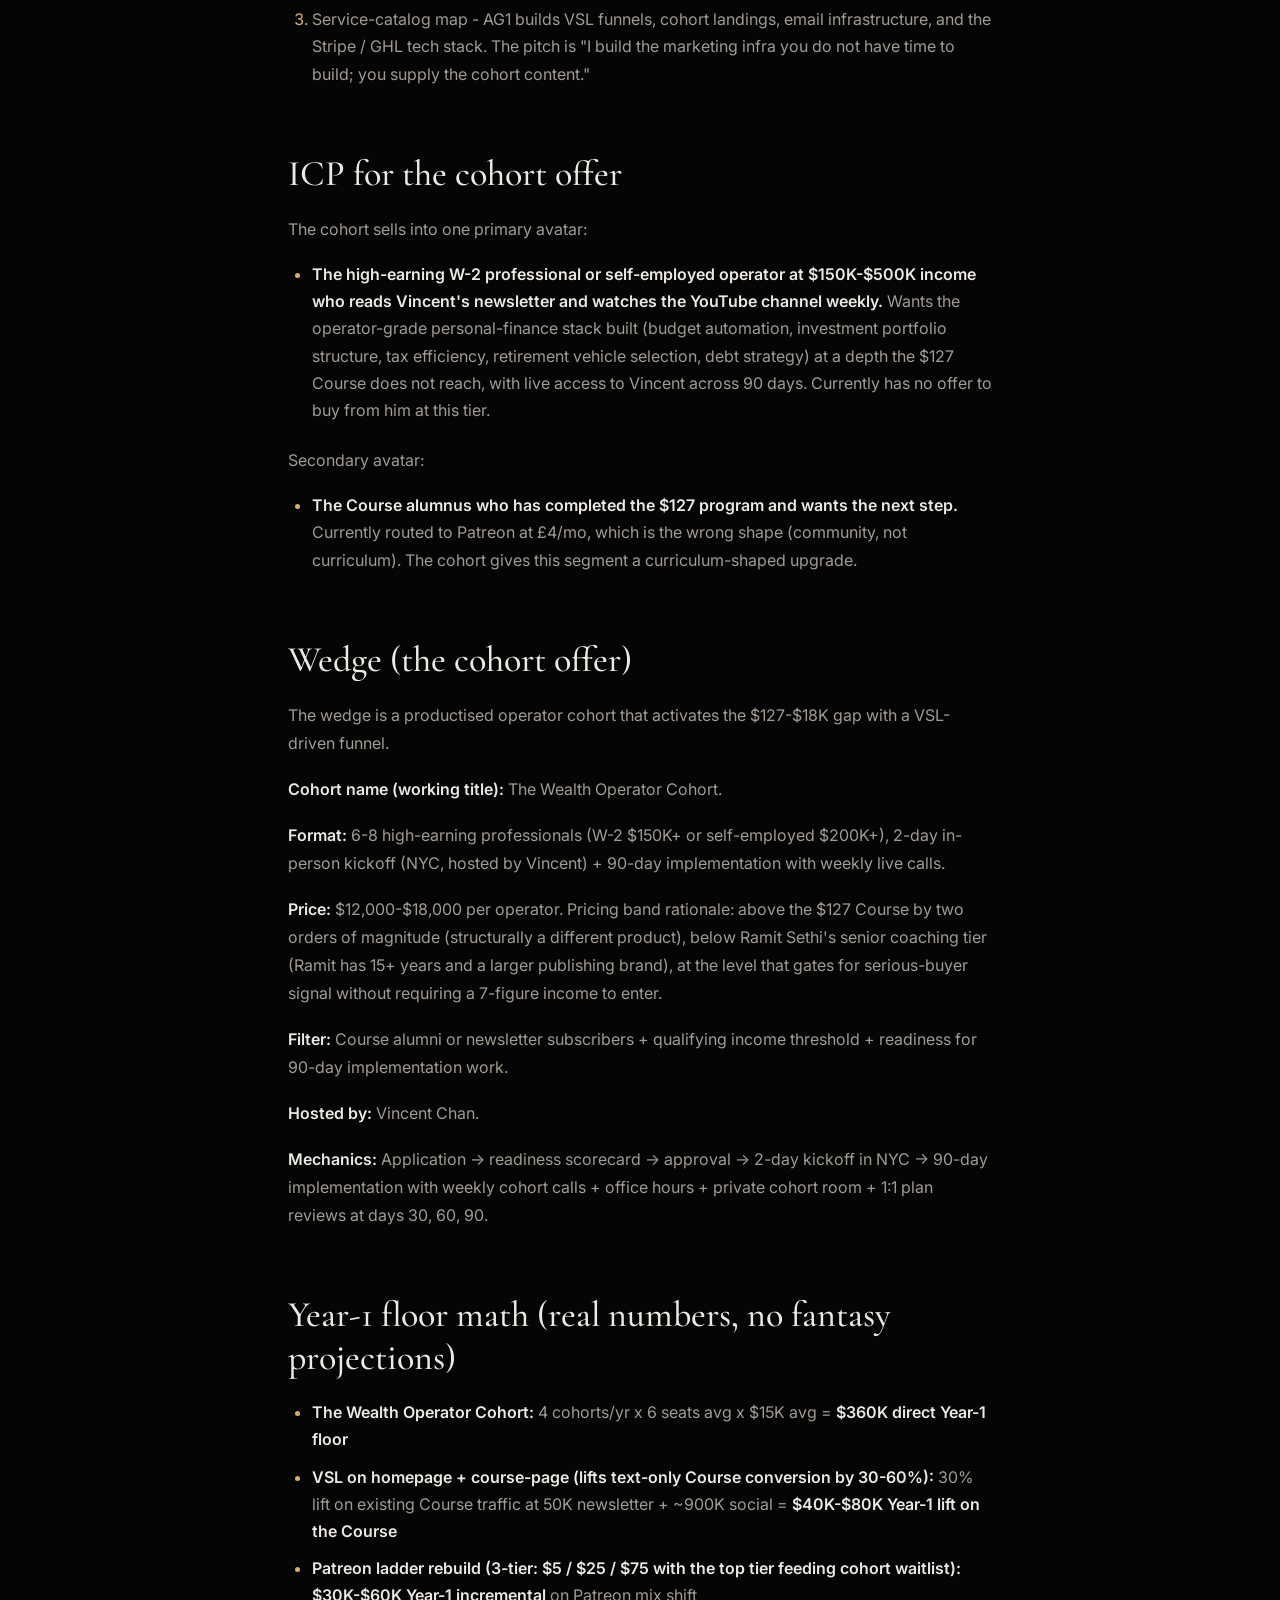
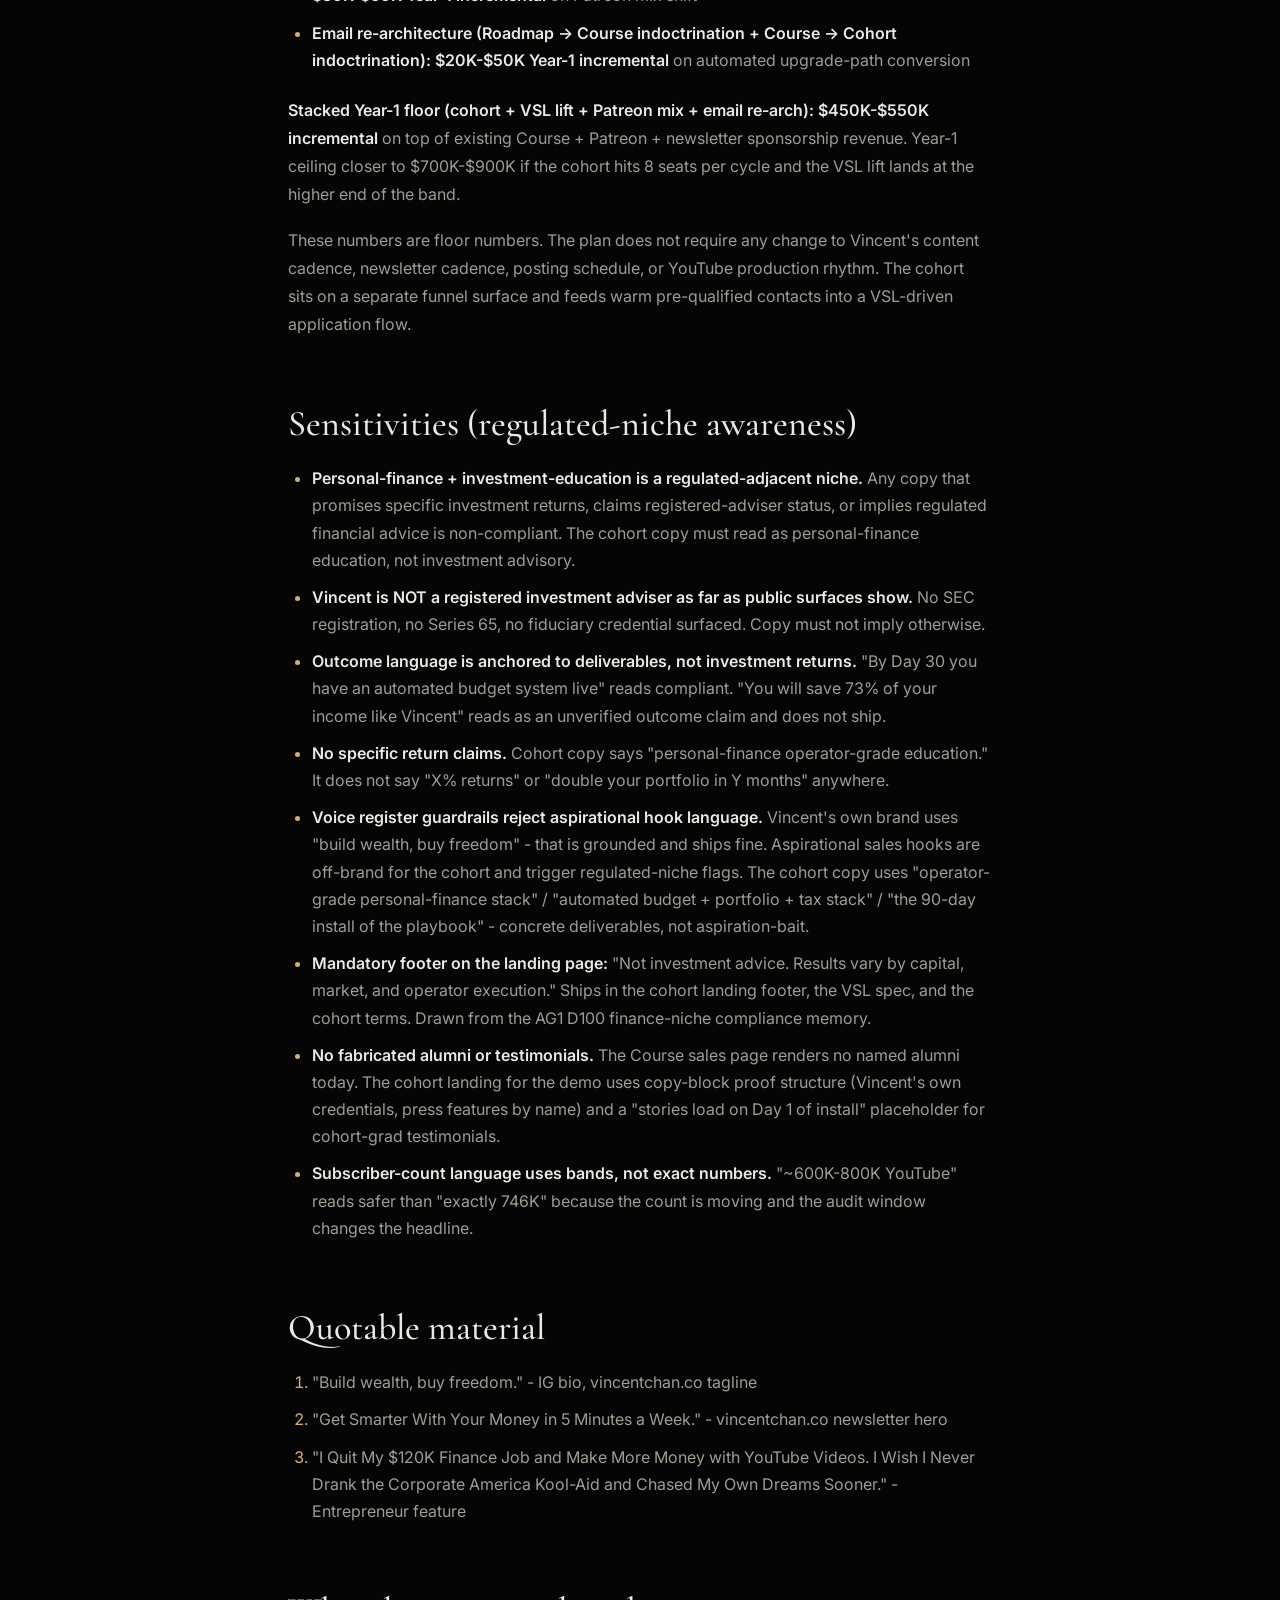
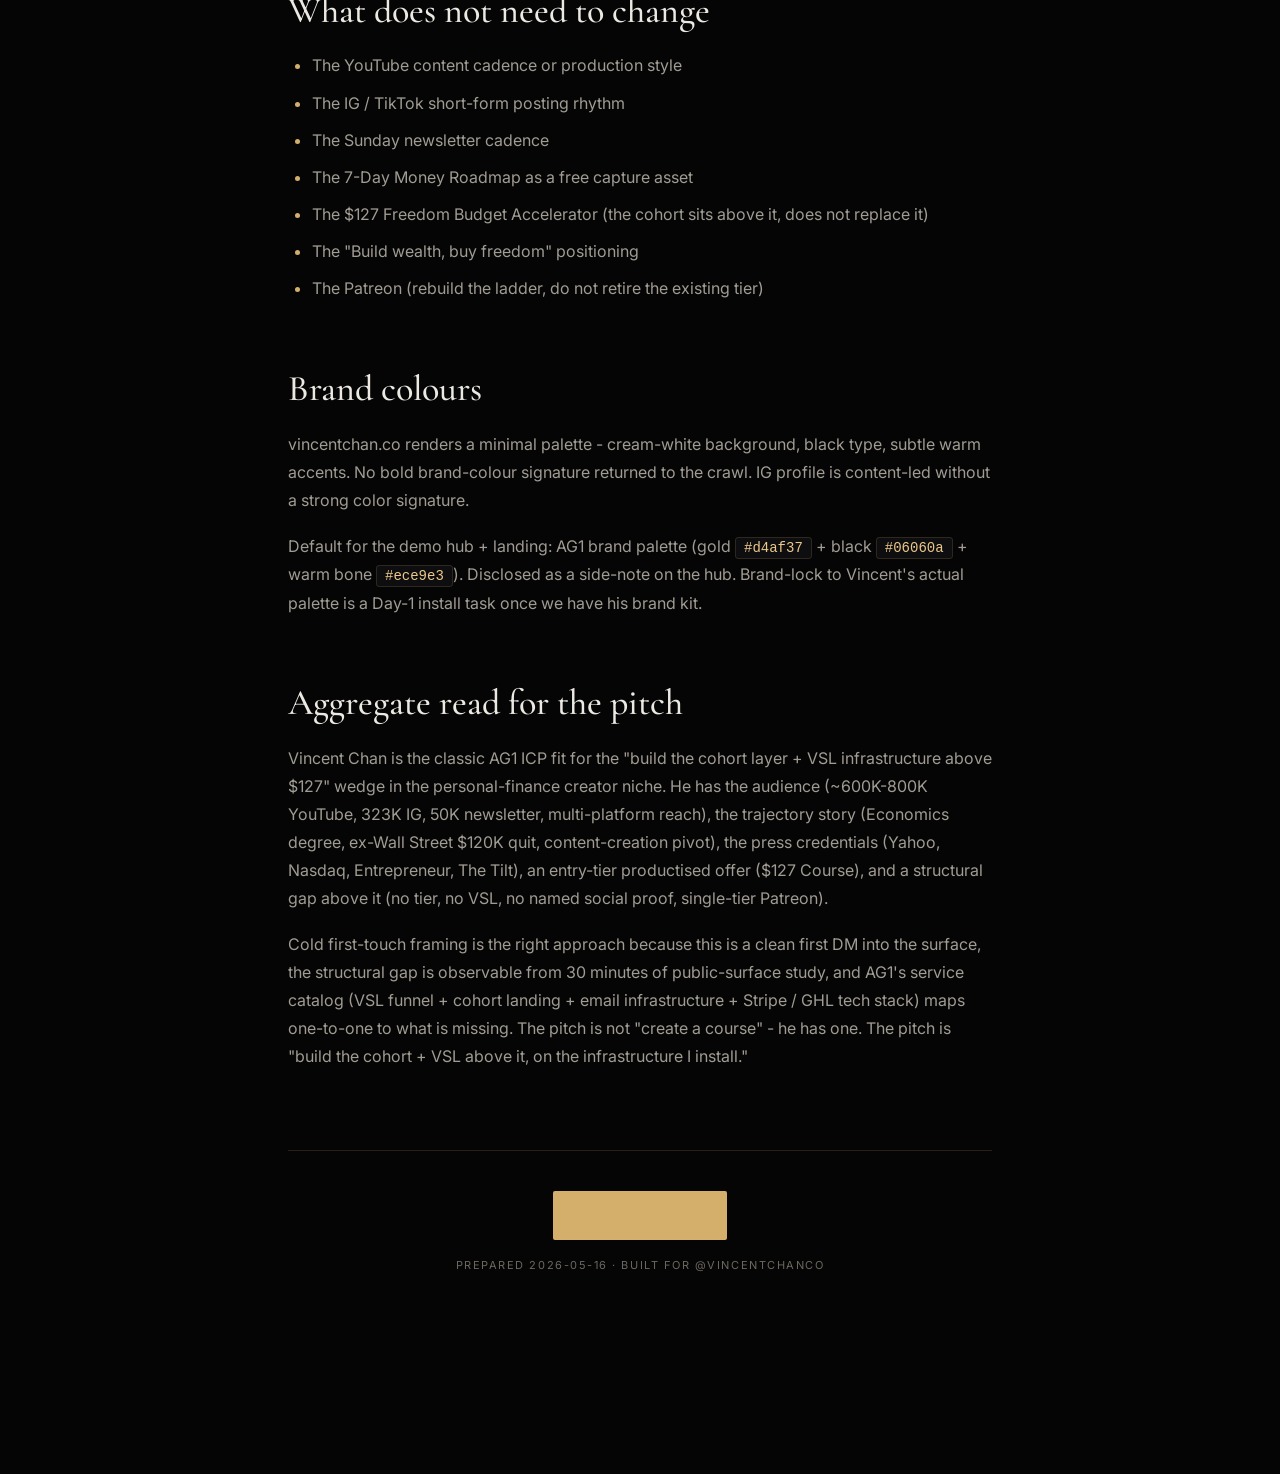
<file: research.html>
<!DOCTYPE html>
<html lang="en">
<head>
<meta charset="UTF-8">
<meta name="viewport" content="width=device-width, initial-scale=1.0">
<title>Research File · For Vincent · AG1</title>
<meta name="description" content="Research File - built for Vincent Wadan by AG1 Consulting.">
<meta name="robots" content="noindex">
<meta property="og:title" content="Research File · For Vincent">
<meta property="og:description" content="Part of the updated 3-thing plan and less-than-7-day install built for @vincentchanco by AG1 Consulting.">
<meta property="og:type" content="article">
<meta name="twitter:card" content="summary_large_image">
<link rel="icon" type="image/svg+xml" href="favicon.svg">
<script defer data-domain="andrei170.github.io" src="https://plausible.io/js/script.js"></script>
<link rel="preconnect" href="https://fonts.googleapis.com">
<link rel="preconnect" href="https://fonts.gstatic.com" crossorigin>
<link href="https://fonts.googleapis.com/css2?family=Cormorant+Garamond:wght@400;500;600;700&family=Inter:wght@300;400;500;600;700&display=swap" rel="stylesheet">
<link rel="stylesheet" href="docs.css">
</head>
<body>

<nav class="nav">
  <div class="nav-inner">
    <a href="index.html" class="nav-back"><span class="arrow">&larr;</span> Back to Hub</a>
    <span class="nav-title">For Vincent · AG1</span>
  </div>
</nav>

<article class="doc">
  <header class="doc-header">
    <span class="doc-tag">Source</span>
    <h1>Research - Vincent Chan (@vincentchanco)</h1>
  </header>

  
<p><strong>Built:</strong> 2026-05-16
<strong>Sources:</strong> vincentchan.co (homepage hero, two free CTAs verified live), learn.vincentchan.co/fb (course sales page, text-only, $127 single buy button), patreon.com/vincentchan (one £4/mo tier, 411 exclusive posts behind paywall), IG bio @vincentchanco (verified email vincent@vincentchan.co), YouTube oEmbed verified flagship video, public press (Yahoo Finance, Nasdaq, Entrepreneur "I Quit My $120K Finance Job for YouTube", The Tilt), LinkedIn linkedin.com/in/vincentkinmingchan/
<strong>Status:</strong> COLD FIRST-TOUCH. No prior contact log. First DM into the @vincentchanco surface. Standard three-bottleneck opener applies, not warm-reentry.
<strong>Approach:</strong> Lead with the productisation gap above $127. The wedge is the AG1 service catalog (VSL funnel + mid-tier cohort landing + email infrastructure + Stripe / GHL tech stack) - not "create a course." Vincent already produces daily free content and runs a $127 evergreen course; what is missing is the cohort + VSL + tier between $127 and a hypothetical 1:1 advisor.</p>
<hr />
<h2>Identity</h2>
<ul>
<li><strong>Name:</strong> Vincent Chan</li>
<li><strong>Brand handle:</strong> @vincentchanco (IG, TikTok), @VincentChan (YouTube)</li>
<li><strong>Base:</strong> NYC, Chinese-American</li>
<li><strong>Trajectory:</strong> Economics degree, ex-Wall Street ($120K finance job per Entrepreneur feature). Left the corporate finance track to build personal-finance content full-time across YouTube, Instagram, TikTok, and a free Sunday newsletter. Public framing: "I Quit My $120K Finance Job and Make More Money with YouTube Videos."</li>
<li><strong>Public tagline:</strong> "Build wealth, buy freedom." (IG bio, vincentchan.co hero footer)</li>
<li><strong>Press features (verified):</strong> Yahoo Finance ("7 Strategies Vincent Chan Used To Save 73% of His Income"), Nasdaq ("5 Wealth Killers"), Entrepreneur (the $120K quit-piece), The Tilt (creator-economy long-form)</li>
</ul>
<p><strong>Identity disambiguation - load-bearing:</strong> A separate Vincent Chan operates hivincentchan.com / @hivincentc with the "Daily Market Briefs" newsletter. That is NOT the prospect. The prospect is the @vincentchanco creator at vincentchan.co. Also a separate Vincent Chan operates as a registered financial adviser - verify before linking any LinkedIn profile or making any regulated-advice claim.</p>
<h2>Audience and content surfaces</h2>
<ul>
<li><strong>YouTube @VincentChan:</strong> ~600K-800K subscribers (subscriber-count band - Nasdaq feature placed it at ~746K mid-2025; current is approximate, trajectory upward). Long-form personal-finance education. Title pattern: "If I Started Investing In 2025, This Is What I Would Do" / "It's Not Sexy, but This Is How to Actually Get Rich" / "The Most Reliable Path To Financial Freedom" - evergreen mass-market personal-finance.</li>
<li><strong>Instagram @vincentchanco:</strong> ~323K followers. Short-form personal-finance education, money-tip carousels.</li>
<li><strong>TikTok @vincentchanco:</strong> Active. Re-uploaded YT shorts and IG vertical content.</li>
<li><strong>Sunday newsletter:</strong> 50,000+ subscribers (own claim on vincentchan.co hero). Weekly cadence. Free.</li>
<li><strong>7-Day Money Roadmap:</strong> Free email course. Single-CTA capture on vincentchan.co alongside the newsletter.</li>
<li><strong>vincentchan.co:</strong> Single-page hero. Two primary CTAs: "Send Me The Free Newsletter" and "Yes, I Want the Roadmap". No video, no VSL, no press logos rendered with publication names, no testimonials, no pricing.</li>
<li><strong>learn.vincentchan.co/fb:</strong> Text-only sales page for the $127 Freedom Budget Accelerator. Six modules + 5 bonuses + FAQ. No embedded video. No named alumni transformations rendered.</li>
<li><strong>Patreon (patreon.com/vincentchan):</strong> Single tier at £4/month (~$5 USD). 411 exclusive posts behind paywall. No tiered ladder. No upgrade path surfaced.</li>
</ul>
<p><strong>Aggregate audience read:</strong> Vincent runs a roughly ~900K-1M combined-surface mass-market personal-finance content brand. Distribution is multi-platform (YT primary, IG secondary, TikTok tertiary, newsletter as the captured asset). The audience is composed of:</p>
<ul>
<li>High-intent personal-finance learners (people who follow @vincentchanco for actionable money education)</li>
<li>Young professionals (W-2 earners $40K-$200K, NYC / SF / Toronto / London / Singapore-skewed by content cadence)</li>
<li>Aspiring early-stage investors (the YT comment archetype)</li>
<li>A smaller slice of higher-earning professionals who would buy a cohort but currently have nowhere on the ladder to land</li>
</ul>
<h2>Public contact</h2>
<ul>
<li><strong>Email confirmed in IG bio:</strong> vincent@vincentchan.co</li>
<li><strong>IG bio verbatim:</strong> "Build wealth, buy freedom · Biz: vincent@vincentchan.co · Get my 7-day Money Roadmap for FREE"</li>
<li><strong>LinkedIn:</strong> linkedin.com/in/vincentkinmingchan/ (verify before using - there is a registered-adviser Vincent Chan on LinkedIn separately)</li>
</ul>
<p>Email is surfaced and public. Primary route is cold email + IG DM secondary. No need for LinkedIn alternate on first touch.</p>
<h2>Verified flagship YouTube video</h2>
<ul>
<li><strong>Title:</strong> "If I Started Investing In 2025, This Is What I Would Do"</li>
<li><strong>Video ID:</strong> a0_-xUE12ew</li>
<li><strong>Embed URL:</strong> https://www.youtube.com/embed/a0_-xUE12ew</li>
<li><strong>Thumbnail:</strong> https://i.ytimg.com/vi/a0_-xUE12ew/hqdefault.jpg</li>
<li><strong>Channel URL:</strong> https://www.youtube.com/@VincentChan</li>
<li><strong>Verified via:</strong> YouTube oEmbed (https://www.youtube.com/oembed?url=https%3A//www.youtube.com/watch%3Fv%3Da0_-xUE12ew&amp;format=json)</li>
</ul>
<p>This is the embed that lands on the cohort landing page hero. The title maps directly to the cohort wedge ("if I started today, here is what I would do") - matches the cohort's "install-the-playbook" framing.</p>
<h2>Monetisation classification (the load-bearing diagnosis)</h2>
<p><strong>Vincent is NOT fully unmonetised.</strong> Two paid products are live: the $127 Freedom Budget Accelerator (one-time, evergreen, text-only sales page) and a Patreon at £4/month (~$5 USD, single tier).</p>
<p><strong>What is missing is the tier ABOVE $127 and the VSL infrastructure to convert across it.</strong> No cohort. No group program. No 1:1 retainer surfaced. No mastermind. No high-ticket coaching. No upgrade path from the Course to anything else. No upgrade path from Patreon to anything else. No VSL anywhere - homepage, course page, or thank-you page.</p>
<p>Personal-finance peers all run a senior tier above the entry course:</p>
<ul>
<li>Andrei Jikh - Zero to a Million: $495 one-time, 70+ video lessons, premium tier with Discord + group coaching above</li>
<li>Graham Stephan - Real Estate Agent Academy: $497 with sales-page video</li>
<li>Graham Stephan - YouTube Creator Academy: $397, 13-module structure, sales-page video</li>
<li>Ramit Sethi - Money Coaching ~$2K, Earnable ~$2K, senior coaching tiers in the $10K+ range, multiple cohort-shaped programs</li>
</ul>
<p>Vincent's brand strength (~600K-800K YT, 50K+ newsletter, multi-publication press) structurally supports a tier in the $10K-$18K range. The slot between the $127 Course and a hypothetical 1:1 advisor sits empty. The cohort is the wedge.</p>
<p><strong>The classic AG1 ICP fit:</strong> Vincent has the audience, the press, the trajectory story, the entry-tier product, and zero VSL infrastructure to convert the audience across the gap. AG1 builds the VSL + cohort landing + email re-architecture + Stripe / GHL tech stack. Vincent delivers the cohort content (he is already producing personal-finance education daily). Build the infrastructure; he supplies the teaching.</p>
<h2>Current offer stack (verified live, 2026-05-16)</h2>
<table>
<thead>
<tr>
<th>Layer</th>
<th>Offer</th>
<th>Status</th>
</tr>
</thead>
<tbody>
<tr>
<td>Free TOFU</td>
<td>Sunday newsletter (50K+)</td>
<td>Live, weekly</td>
</tr>
<tr>
<td>Free TOFU</td>
<td>7-Day Money Roadmap (email course)</td>
<td>Live, evergreen</td>
</tr>
<tr>
<td>Free TOFU</td>
<td>YouTube ~600K-800K + IG 323K + TikTok</td>
<td>Live, daily-cadence</td>
</tr>
<tr>
<td>Entry paid</td>
<td>Freedom Budget Accelerator ($127)</td>
<td>Live, text-only sales page, no VSL</td>
</tr>
<tr>
<td>Entry paid</td>
<td>Patreon £4/mo (~$5) single tier</td>
<td>Live, no tiered ladder</td>
</tr>
<tr>
<td>Mid-tier cohort ($3K-$18K)</td>
<td>None</td>
<td><strong>Gap (the wedge).</strong></td>
</tr>
<tr>
<td>1:1 / retainer / advisor</td>
<td>None surfaced</td>
<td><strong>Gap.</strong></td>
</tr>
<tr>
<td>VSL on any surface</td>
<td>None</td>
<td><strong>Gap (the second wedge).</strong></td>
</tr>
</tbody>
</table>
<p>The ladder reads: $0 -&gt; $5/mo Patreon -&gt; $127 Course. Above $127 it terminates. Below $127 the conversion mechanic is a text-only buy button. The middle is the structural opportunity.</p>
<h2>Funnel state</h2>
<ul>
<li><strong>Top of funnel:</strong> organic YouTube long-form, IG short-form, TikTok re-uploads, press features (Yahoo / Nasdaq / Entrepreneur / The Tilt). Newsletter as captured asset.</li>
<li><strong>Middle of funnel:</strong> newsletter (50K+ tracked) and 7-Day Roadmap. The Roadmap is a 7-day automated sequence; there is no public confirmation it indoctrinates into the $127 Course.</li>
<li><strong>Conversion layer:</strong> text-only sales page at learn.vincentchan.co/fb. No VSL. No named alumni. No press logos rendered. Single $127 buy button.</li>
<li><strong>Bottom of funnel:</strong> the Course at $127. Patreon as a parallel low-tier subscription, not a Course upgrade path.</li>
<li><strong>No high-ticket route.</strong> The 50K+ newsletter and the ~900K combined social audience have nowhere to upgrade. Any subscriber who finishes the Course and wants more is left with a Patreon at £4/mo - the wrong tier and the wrong format for someone who just paid $127 for a structured personal-finance curriculum.</li>
</ul>
<h2>Pitch leverage (cold first-touch)</h2>
<ul>
<li>The cold-first-touch opener leads with the structural observation: the gap above $127. Not "you need a course" (he has one). Not "you need to monetise" (he has the entry-tier and a Patreon). The observation is: the audience tier that would pay $10K-$18K for an operator cohort with you has nowhere to land.</li>
<li>The Patreon ladder anomaly is the second observable signal: single tier, 411 exclusive posts paywalled, no tier above. Most multi-million-subscriber creators run 3-5 Patreon tiers. The flat-ladder is a fast-fix install in parallel.</li>
<li>The text-only course sales page is the third observable signal: ~600K-800K YouTube subscribers and a 50K newsletter land on a text page with no embedded preview video. A 5-7 minute homepage VSL + 4-5 minute course-page preview compounds against every YouTube and newsletter CTA.</li>
</ul>
<h2>Why a cold first-touch framing works for Vincent</h2>
<p>The cold first-touch reads strongest when three things are true: (a) the prospect has a verifiable structural gap, (b) the observer can describe the funnel mechanics specifically, (c) the proposed fix maps to a service catalog that the sender actually delivers. All three are true here:</p>
<ol>
<li>Verifiable gap - no tier above $127, no VSL anywhere, no named social proof on the course page, single-tier Patreon.</li>
<li>Funnel-specific observation - the IG bio, the course page mechanics, the Patreon tier count, the YouTube channel scale, and the newsletter audience are all observable from public surfaces in under 30 minutes of study.</li>
<li>Service-catalog map - AG1 builds VSL funnels, cohort landings, email infrastructure, and the Stripe / GHL tech stack. The pitch is "I build the marketing infra you do not have time to build; you supply the cohort content."</li>
</ol>
<h2>ICP for the cohort offer</h2>
<p>The cohort sells into one primary avatar:</p>
<ul>
<li><strong>The high-earning W-2 professional or self-employed operator at $150K-$500K income who reads Vincent's newsletter and watches the YouTube channel weekly.</strong> Wants the operator-grade personal-finance stack built (budget automation, investment portfolio structure, tax efficiency, retirement vehicle selection, debt strategy) at a depth the $127 Course does not reach, with live access to Vincent across 90 days. Currently has no offer to buy from him at this tier.</li>
</ul>
<p>Secondary avatar:</p>
<ul>
<li><strong>The Course alumnus who has completed the $127 program and wants the next step.</strong> Currently routed to Patreon at £4/mo, which is the wrong shape (community, not curriculum). The cohort gives this segment a curriculum-shaped upgrade.</li>
</ul>
<h2>Wedge (the cohort offer)</h2>
<p>The wedge is a productised operator cohort that activates the $127-$18K gap with a VSL-driven funnel.</p>
<p><strong>Cohort name (working title):</strong> The Wealth Operator Cohort.</p>
<p><strong>Format:</strong> 6-8 high-earning professionals (W-2 $150K+ or self-employed $200K+), 2-day in-person kickoff (NYC, hosted by Vincent) + 90-day implementation with weekly live calls.</p>
<p><strong>Price:</strong> $12,000-$18,000 per operator. Pricing band rationale: above the $127 Course by two orders of magnitude (structurally a different product), below Ramit Sethi's senior coaching tier (Ramit has 15+ years and a larger publishing brand), at the level that gates for serious-buyer signal without requiring a 7-figure income to enter.</p>
<p><strong>Filter:</strong> Course alumni or newsletter subscribers + qualifying income threshold + readiness for 90-day implementation work.</p>
<p><strong>Hosted by:</strong> Vincent Chan.</p>
<p><strong>Mechanics:</strong> Application -&gt; readiness scorecard -&gt; approval -&gt; 2-day kickoff in NYC -&gt; 90-day implementation with weekly cohort calls + office hours + private cohort room + 1:1 plan reviews at days 30, 60, 90.</p>
<h2>Year-1 floor math (real numbers, no fantasy projections)</h2>
<ul>
<li><strong>The Wealth Operator Cohort:</strong> 4 cohorts/yr x 6 seats avg x $15K avg = <strong>$360K direct Year-1 floor</strong></li>
<li><strong>VSL on homepage + course-page (lifts text-only Course conversion by 30-60%):</strong> 30% lift on existing Course traffic at 50K newsletter + ~900K social = <strong>$40K-$80K Year-1 lift on the Course</strong></li>
<li><strong>Patreon ladder rebuild (3-tier: $5 / $25 / $75 with the top tier feeding cohort waitlist):</strong> <strong>$30K-$60K Year-1 incremental</strong> on Patreon mix shift</li>
<li><strong>Email re-architecture (Roadmap -&gt; Course indoctrination + Course -&gt; Cohort indoctrination):</strong> <strong>$20K-$50K Year-1 incremental</strong> on automated upgrade-path conversion</li>
</ul>
<p><strong>Stacked Year-1 floor (cohort + VSL lift + Patreon mix + email re-arch):</strong> <strong>$450K-$550K incremental</strong> on top of existing Course + Patreon + newsletter sponsorship revenue. Year-1 ceiling closer to $700K-$900K if the cohort hits 8 seats per cycle and the VSL lift lands at the higher end of the band.</p>
<p>These numbers are floor numbers. The plan does not require any change to Vincent's content cadence, newsletter cadence, posting schedule, or YouTube production rhythm. The cohort sits on a separate funnel surface and feeds warm pre-qualified contacts into a VSL-driven application flow.</p>
<h2>Sensitivities (regulated-niche awareness)</h2>
<ul>
<li><strong>Personal-finance + investment-education is a regulated-adjacent niche.</strong> Any copy that promises specific investment returns, claims registered-adviser status, or implies regulated financial advice is non-compliant. The cohort copy must read as personal-finance education, not investment advisory.</li>
<li><strong>Vincent is NOT a registered investment adviser as far as public surfaces show.</strong> No SEC registration, no Series 65, no fiduciary credential surfaced. Copy must not imply otherwise.</li>
<li><strong>Outcome language is anchored to deliverables, not investment returns.</strong> "By Day 30 you have an automated budget system live" reads compliant. "You will save 73% of your income like Vincent" reads as an unverified outcome claim and does not ship.</li>
<li><strong>No specific return claims.</strong> Cohort copy says "personal-finance operator-grade education." It does not say "X% returns" or "double your portfolio in Y months" anywhere.</li>
<li><strong>Voice register guardrails reject aspirational hook language.</strong> Vincent's own brand uses "build wealth, buy freedom" - that is grounded and ships fine. Aspirational sales hooks are off-brand for the cohort and trigger regulated-niche flags. The cohort copy uses "operator-grade personal-finance stack" / "automated budget + portfolio + tax stack" / "the 90-day install of the playbook" - concrete deliverables, not aspiration-bait.</li>
<li><strong>Mandatory footer on the landing page:</strong> "Not investment advice. Results vary by capital, market, and operator execution." Ships in the cohort landing footer, the VSL spec, and the cohort terms. Drawn from the AG1 D100 finance-niche compliance memory.</li>
<li><strong>No fabricated alumni or testimonials.</strong> The Course sales page renders no named alumni today. The cohort landing for the demo uses copy-block proof structure (Vincent's own credentials, press features by name) and a "stories load on Day 1 of install" placeholder for cohort-grad testimonials.</li>
<li><strong>Subscriber-count language uses bands, not exact numbers.</strong> "~600K-800K YouTube" reads safer than "exactly 746K" because the count is moving and the audit window changes the headline.</li>
</ul>
<h2>Quotable material</h2>
<ol>
<li>"Build wealth, buy freedom." - IG bio, vincentchan.co tagline</li>
<li>"Get Smarter With Your Money in 5 Minutes a Week." - vincentchan.co newsletter hero</li>
<li>"I Quit My $120K Finance Job and Make More Money with YouTube Videos. I Wish I Never Drank the Corporate America Kool-Aid and Chased My Own Dreams Sooner." - Entrepreneur feature</li>
</ol>
<h2>What does not need to change</h2>
<ul>
<li>The YouTube content cadence or production style</li>
<li>The IG / TikTok short-form posting rhythm</li>
<li>The Sunday newsletter cadence</li>
<li>The 7-Day Money Roadmap as a free capture asset</li>
<li>The $127 Freedom Budget Accelerator (the cohort sits above it, does not replace it)</li>
<li>The "Build wealth, buy freedom" positioning</li>
<li>The Patreon (rebuild the ladder, do not retire the existing tier)</li>
</ul>
<h2>Brand colours</h2>
<p>vincentchan.co renders a minimal palette - cream-white background, black type, subtle warm accents. No bold brand-colour signature returned to the crawl. IG profile is content-led without a strong color signature.</p>
<p>Default for the demo hub + landing: AG1 brand palette (gold <code>#d4af37</code> + black <code>#06060a</code> + warm bone <code>#ece9e3</code>). Disclosed as a side-note on the hub. Brand-lock to Vincent's actual palette is a Day-1 install task once we have his brand kit.</p>
<h2>Aggregate read for the pitch</h2>
<p>Vincent Chan is the classic AG1 ICP fit for the "build the cohort layer + VSL infrastructure above $127" wedge in the personal-finance creator niche. He has the audience (~600K-800K YouTube, 323K IG, 50K newsletter, multi-platform reach), the trajectory story (Economics degree, ex-Wall Street $120K quit, content-creation pivot), the press credentials (Yahoo, Nasdaq, Entrepreneur, The Tilt), an entry-tier productised offer ($127 Course), and a structural gap above it (no tier, no VSL, no named social proof, single-tier Patreon).</p>
<p>Cold first-touch framing is the right approach because this is a clean first DM into the surface, the structural gap is observable from 30 minutes of public-surface study, and AG1's service catalog (VSL funnel + cohort landing + email infrastructure + Stripe / GHL tech stack) maps one-to-one to what is missing. The pitch is not "create a course" - he has one. The pitch is "build the cohort + VSL above it, on the infrastructure I install."</p>

  <footer class="doc-footer">
    <a href="index.html" class="doc-footer-link">Back to Hub</a>
    <div class="doc-meta">Prepared 2026-05-16 &middot; Built for @vincentchanco</div>
  </footer>
</article>

</body>
</html>
</file>
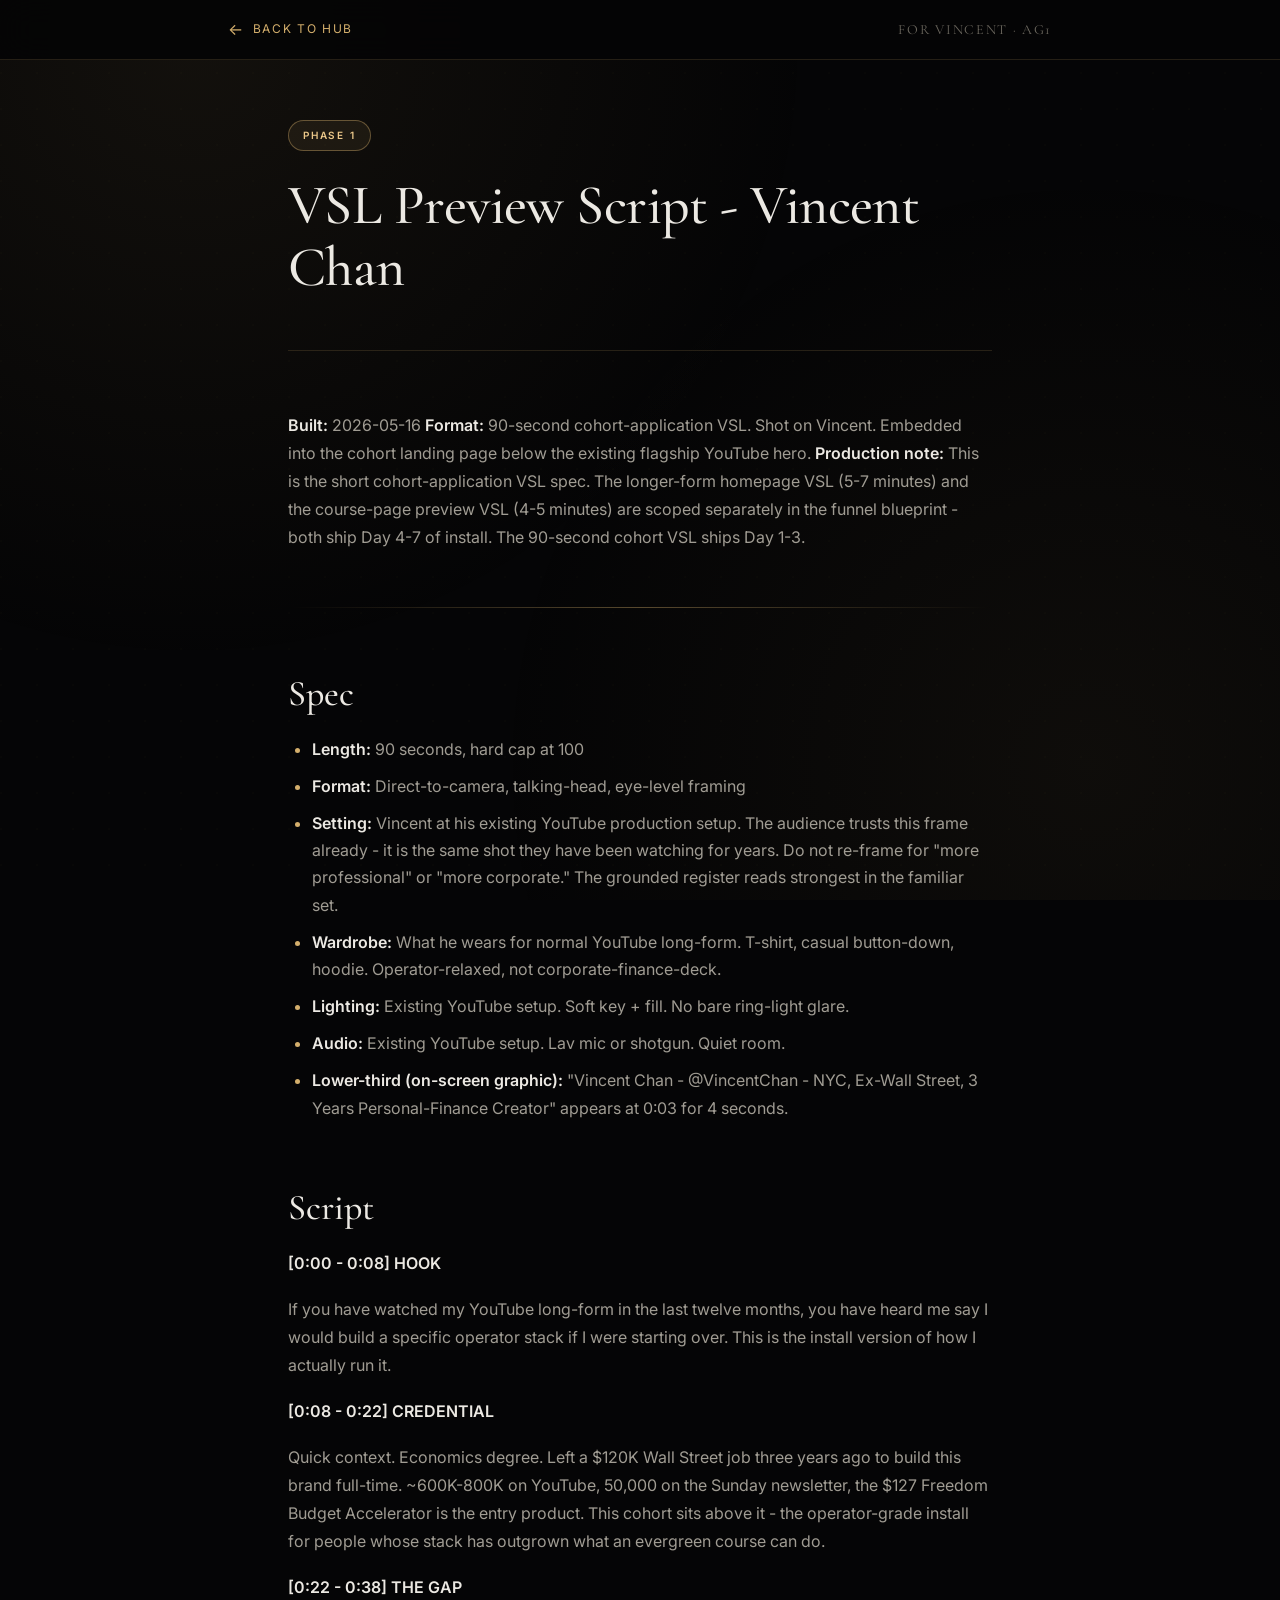
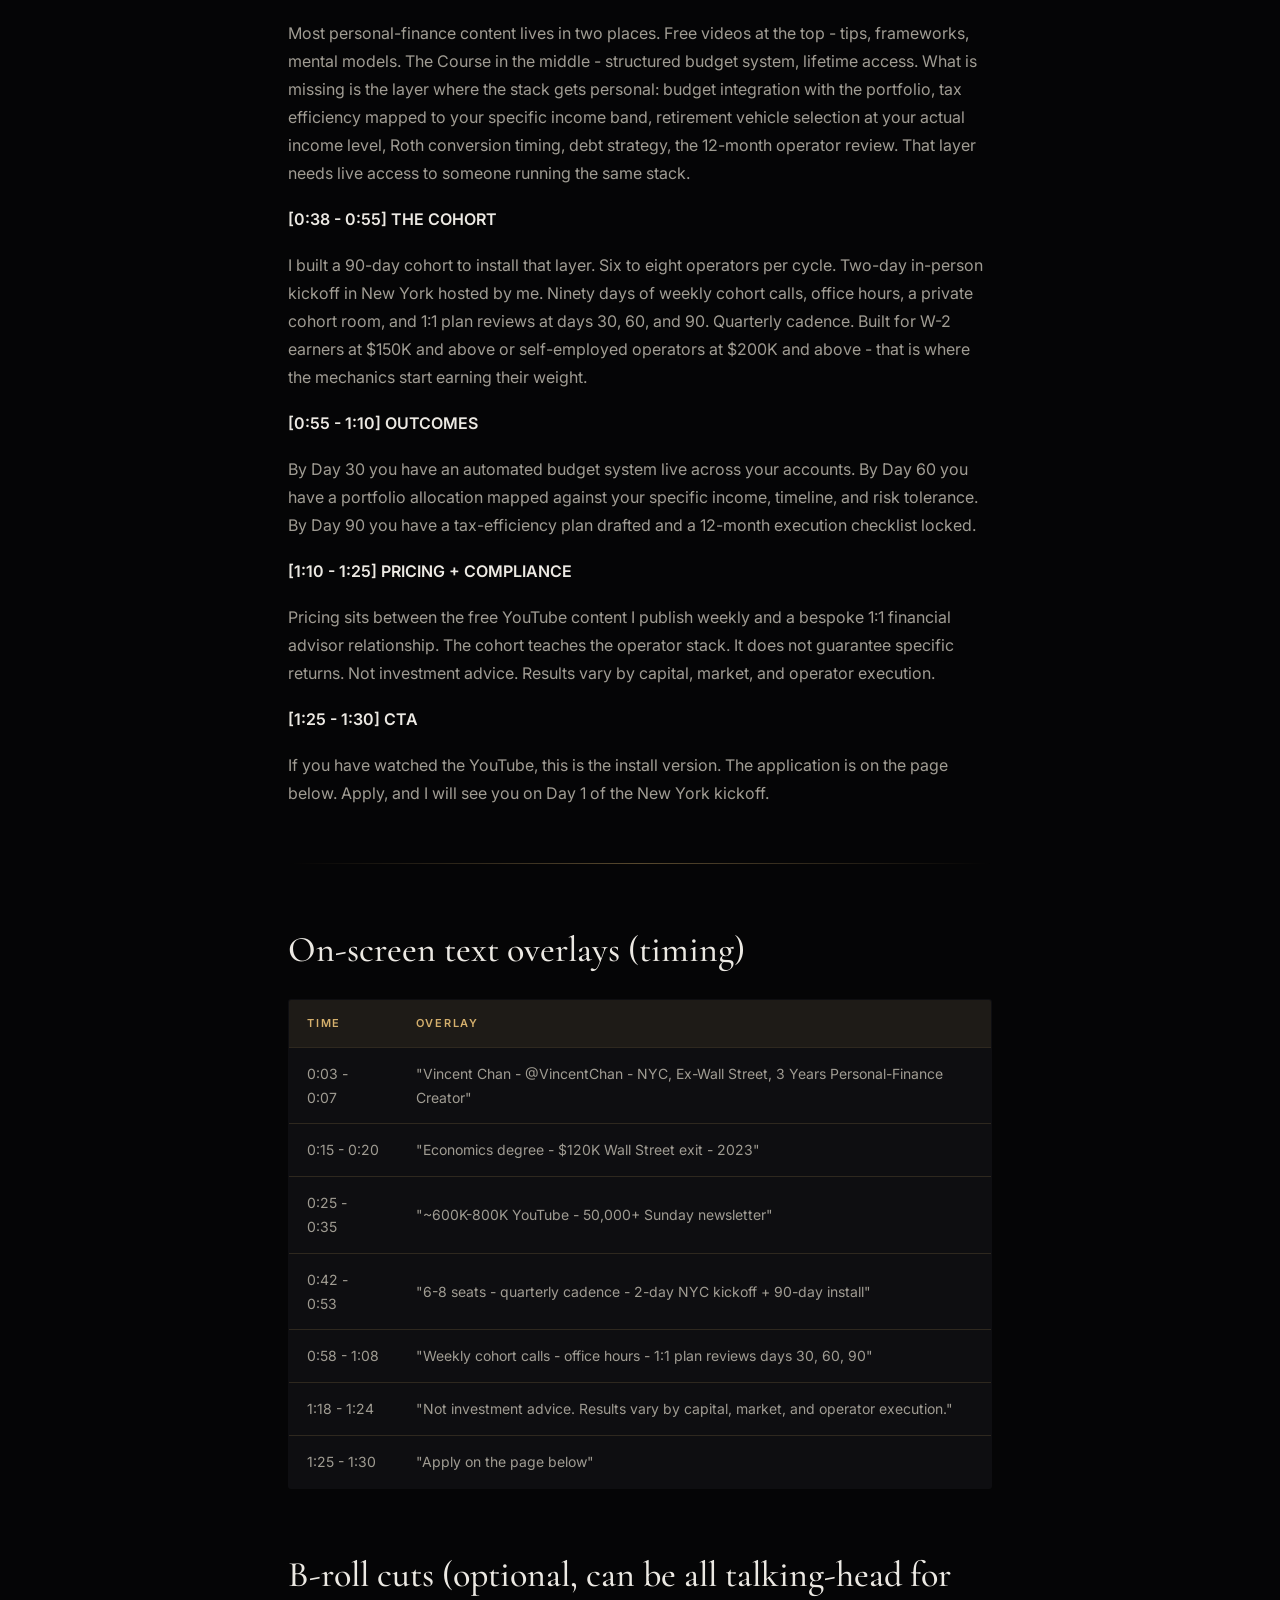
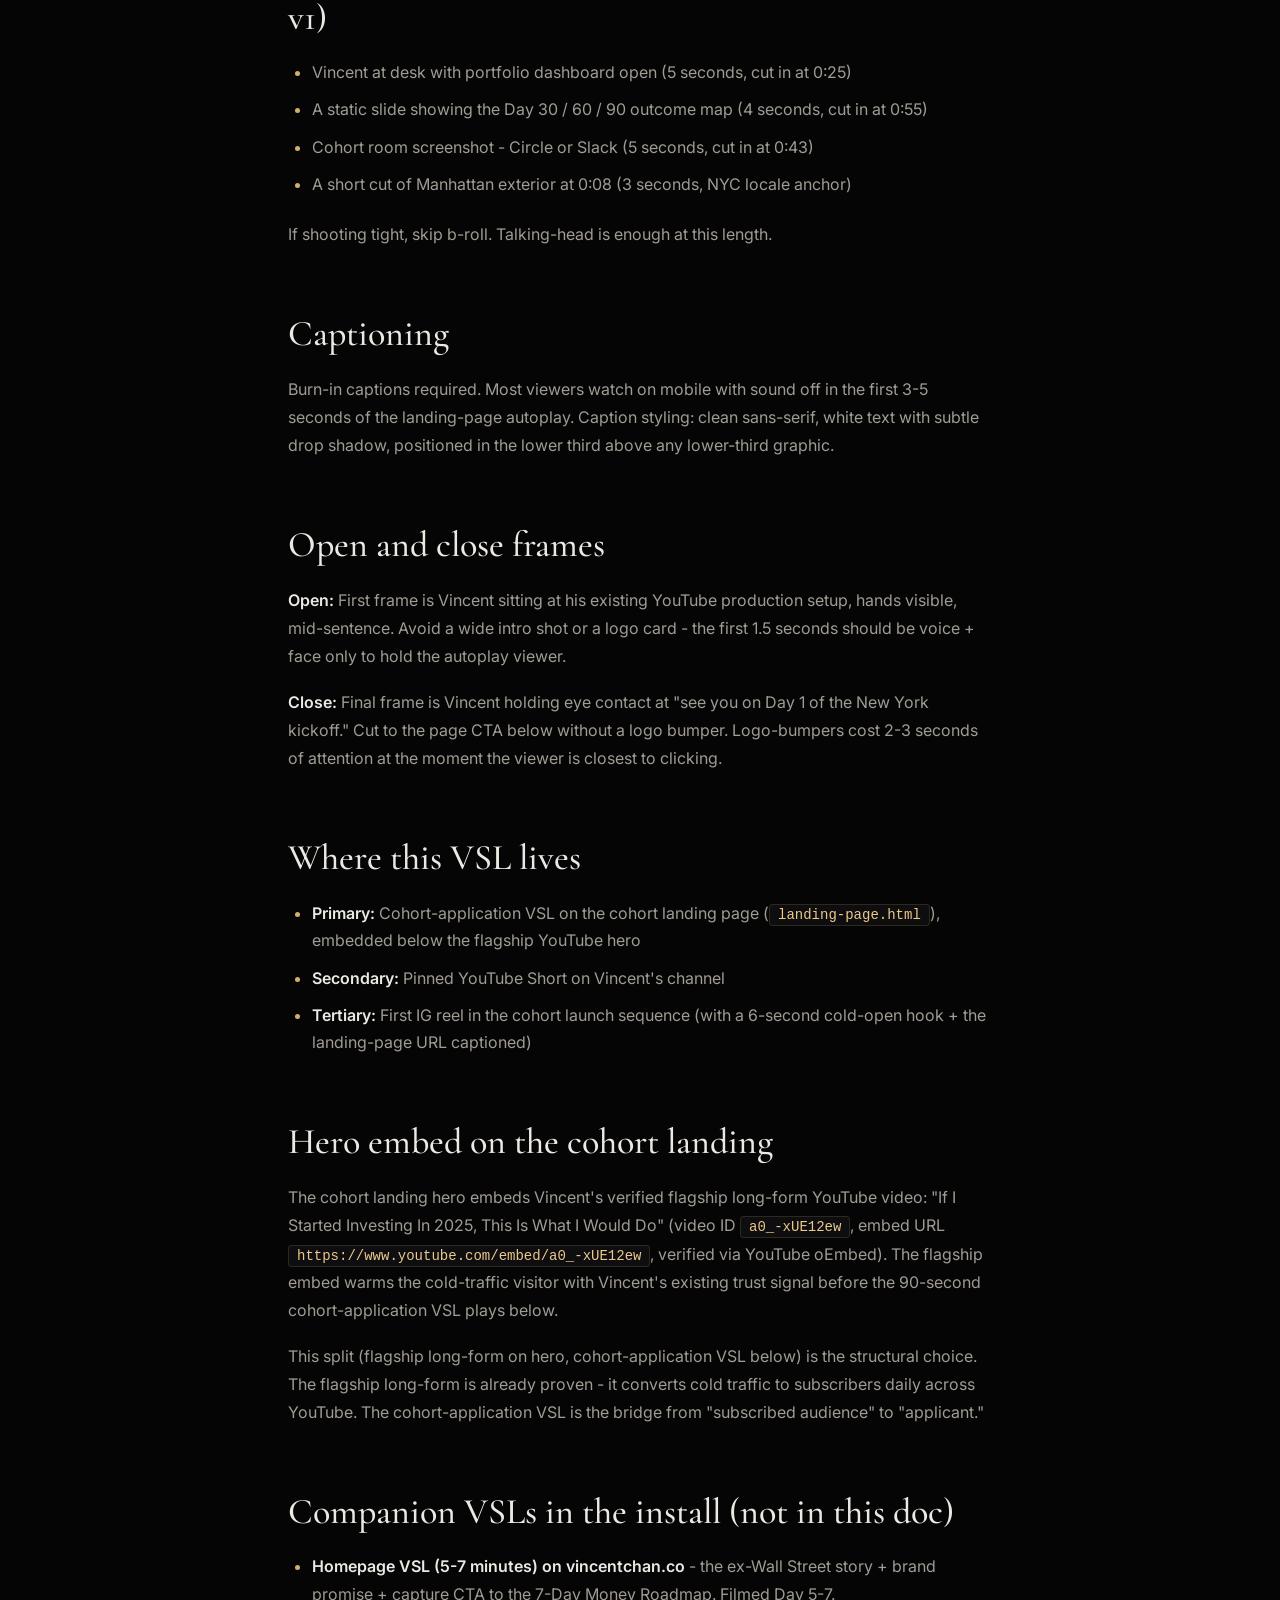
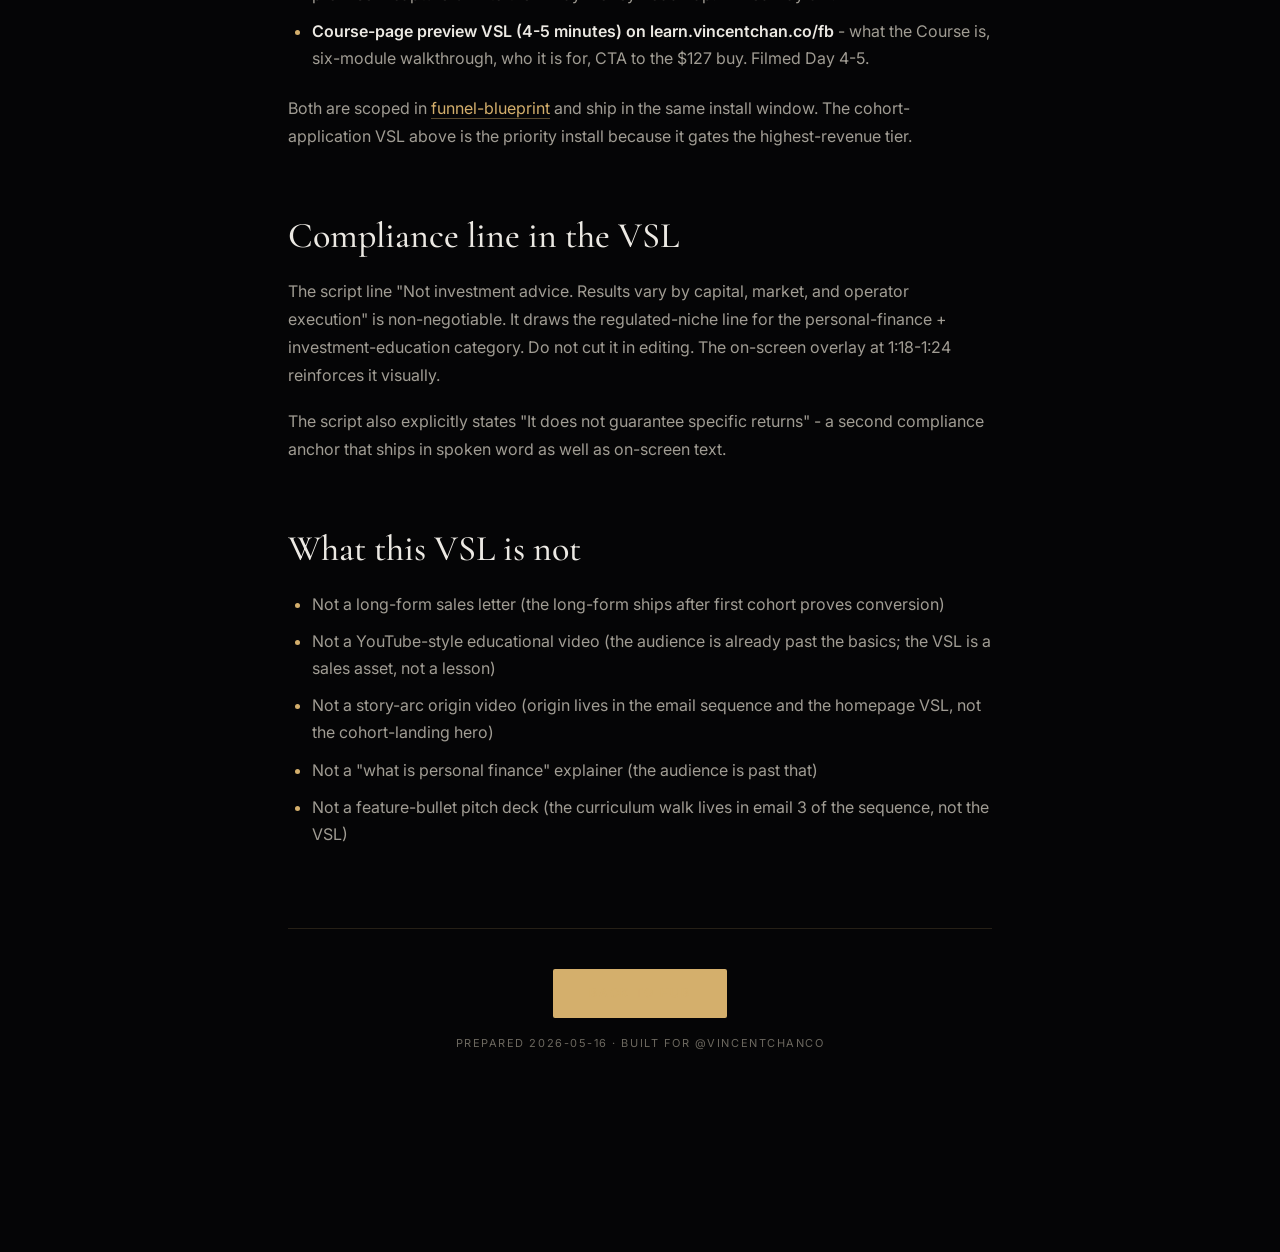
<file: vsl-preview.html>
<!DOCTYPE html>
<html lang="en">
<head>
<meta charset="UTF-8">
<meta name="viewport" content="width=device-width, initial-scale=1.0">
<title>VSL Preview Script · For Vincent · AG1</title>
<meta name="description" content="VSL Preview Script - built for Vincent Wadan by AG1 Consulting.">
<meta name="robots" content="noindex">
<meta property="og:title" content="VSL Preview Script · For Vincent">
<meta property="og:description" content="Part of the updated 3-thing plan and less-than-7-day install built for @vincentchanco by AG1 Consulting.">
<meta property="og:type" content="article">
<meta name="twitter:card" content="summary_large_image">
<link rel="icon" type="image/svg+xml" href="favicon.svg">
<script defer data-domain="andrei170.github.io" src="https://plausible.io/js/script.js"></script>
<link rel="preconnect" href="https://fonts.googleapis.com">
<link rel="preconnect" href="https://fonts.gstatic.com" crossorigin>
<link href="https://fonts.googleapis.com/css2?family=Cormorant+Garamond:wght@400;500;600;700&family=Inter:wght@300;400;500;600;700&display=swap" rel="stylesheet">
<link rel="stylesheet" href="docs.css">
</head>
<body>

<nav class="nav">
  <div class="nav-inner">
    <a href="index.html" class="nav-back"><span class="arrow">&larr;</span> Back to Hub</a>
    <span class="nav-title">For Vincent · AG1</span>
  </div>
</nav>

<article class="doc">
  <header class="doc-header">
    <span class="doc-tag">Phase 1</span>
    <h1>VSL Preview Script - Vincent Chan</h1>
  </header>

  
<p><strong>Built:</strong> 2026-05-16
<strong>Format:</strong> 90-second cohort-application VSL. Shot on Vincent. Embedded into the cohort landing page below the existing flagship YouTube hero.
<strong>Production note:</strong> This is the short cohort-application VSL spec. The longer-form homepage VSL (5-7 minutes) and the course-page preview VSL (4-5 minutes) are scoped separately in the funnel blueprint - both ship Day 4-7 of install. The 90-second cohort VSL ships Day 1-3.</p>
<hr />
<h2>Spec</h2>
<ul>
<li><strong>Length:</strong> 90 seconds, hard cap at 100</li>
<li><strong>Format:</strong> Direct-to-camera, talking-head, eye-level framing</li>
<li><strong>Setting:</strong> Vincent at his existing YouTube production setup. The audience trusts this frame already - it is the same shot they have been watching for years. Do not re-frame for "more professional" or "more corporate." The grounded register reads strongest in the familiar set.</li>
<li><strong>Wardrobe:</strong> What he wears for normal YouTube long-form. T-shirt, casual button-down, hoodie. Operator-relaxed, not corporate-finance-deck.</li>
<li><strong>Lighting:</strong> Existing YouTube setup. Soft key + fill. No bare ring-light glare.</li>
<li><strong>Audio:</strong> Existing YouTube setup. Lav mic or shotgun. Quiet room.</li>
<li><strong>Lower-third (on-screen graphic):</strong> "Vincent Chan - @VincentChan - NYC, Ex-Wall Street, 3 Years Personal-Finance Creator" appears at 0:03 for 4 seconds.</li>
</ul>
<h2>Script</h2>
<p><strong>[0:00 - 0:08] HOOK</strong></p>
<p>If you have watched my YouTube long-form in the last twelve months, you have heard me say I would build a specific operator stack if I were starting over. This is the install version of how I actually run it.</p>
<p><strong>[0:08 - 0:22] CREDENTIAL</strong></p>
<p>Quick context. Economics degree. Left a $120K Wall Street job three years ago to build this brand full-time. ~600K-800K on YouTube, 50,000 on the Sunday newsletter, the $127 Freedom Budget Accelerator is the entry product. This cohort sits above it - the operator-grade install for people whose stack has outgrown what an evergreen course can do.</p>
<p><strong>[0:22 - 0:38] THE GAP</strong></p>
<p>Most personal-finance content lives in two places. Free videos at the top - tips, frameworks, mental models. The Course in the middle - structured budget system, lifetime access. What is missing is the layer where the stack gets personal: budget integration with the portfolio, tax efficiency mapped to your specific income band, retirement vehicle selection at your actual income level, Roth conversion timing, debt strategy, the 12-month operator review. That layer needs live access to someone running the same stack.</p>
<p><strong>[0:38 - 0:55] THE COHORT</strong></p>
<p>I built a 90-day cohort to install that layer. Six to eight operators per cycle. Two-day in-person kickoff in New York hosted by me. Ninety days of weekly cohort calls, office hours, a private cohort room, and 1:1 plan reviews at days 30, 60, and 90. Quarterly cadence. Built for W-2 earners at $150K and above or self-employed operators at $200K and above - that is where the mechanics start earning their weight.</p>
<p><strong>[0:55 - 1:10] OUTCOMES</strong></p>
<p>By Day 30 you have an automated budget system live across your accounts. By Day 60 you have a portfolio allocation mapped against your specific income, timeline, and risk tolerance. By Day 90 you have a tax-efficiency plan drafted and a 12-month execution checklist locked.</p>
<p><strong>[1:10 - 1:25] PRICING + COMPLIANCE</strong></p>
<p>Pricing sits between the free YouTube content I publish weekly and a bespoke 1:1 financial advisor relationship. The cohort teaches the operator stack. It does not guarantee specific returns. Not investment advice. Results vary by capital, market, and operator execution.</p>
<p><strong>[1:25 - 1:30] CTA</strong></p>
<p>If you have watched the YouTube, this is the install version. The application is on the page below. Apply, and I will see you on Day 1 of the New York kickoff.</p>
<hr />
<h2>On-screen text overlays (timing)</h2>
<table>
<thead>
<tr>
<th>Time</th>
<th>Overlay</th>
</tr>
</thead>
<tbody>
<tr>
<td>0:03 - 0:07</td>
<td>"Vincent Chan - @VincentChan - NYC, Ex-Wall Street, 3 Years Personal-Finance Creator"</td>
</tr>
<tr>
<td>0:15 - 0:20</td>
<td>"Economics degree - $120K Wall Street exit - 2023"</td>
</tr>
<tr>
<td>0:25 - 0:35</td>
<td>"~600K-800K YouTube - 50,000+ Sunday newsletter"</td>
</tr>
<tr>
<td>0:42 - 0:53</td>
<td>"6-8 seats - quarterly cadence - 2-day NYC kickoff + 90-day install"</td>
</tr>
<tr>
<td>0:58 - 1:08</td>
<td>"Weekly cohort calls - office hours - 1:1 plan reviews days 30, 60, 90"</td>
</tr>
<tr>
<td>1:18 - 1:24</td>
<td>"Not investment advice. Results vary by capital, market, and operator execution."</td>
</tr>
<tr>
<td>1:25 - 1:30</td>
<td>"Apply on the page below"</td>
</tr>
</tbody>
</table>
<h2>B-roll cuts (optional, can be all talking-head for v1)</h2>
<ul>
<li>Vincent at desk with portfolio dashboard open (5 seconds, cut in at 0:25)</li>
<li>A static slide showing the Day 30 / 60 / 90 outcome map (4 seconds, cut in at 0:55)</li>
<li>Cohort room screenshot - Circle or Slack (5 seconds, cut in at 0:43)</li>
<li>A short cut of Manhattan exterior at 0:08 (3 seconds, NYC locale anchor)</li>
</ul>
<p>If shooting tight, skip b-roll. Talking-head is enough at this length.</p>
<h2>Captioning</h2>
<p>Burn-in captions required. Most viewers watch on mobile with sound off in the first 3-5 seconds of the landing-page autoplay. Caption styling: clean sans-serif, white text with subtle drop shadow, positioned in the lower third above any lower-third graphic.</p>
<h2>Open and close frames</h2>
<p><strong>Open:</strong> First frame is Vincent sitting at his existing YouTube production setup, hands visible, mid-sentence. Avoid a wide intro shot or a logo card - the first 1.5 seconds should be voice + face only to hold the autoplay viewer.</p>
<p><strong>Close:</strong> Final frame is Vincent holding eye contact at "see you on Day 1 of the New York kickoff." Cut to the page CTA below without a logo bumper. Logo-bumpers cost 2-3 seconds of attention at the moment the viewer is closest to clicking.</p>
<h2>Where this VSL lives</h2>
<ul>
<li><strong>Primary:</strong> Cohort-application VSL on the cohort landing page (<code>landing-page.html</code>), embedded below the flagship YouTube hero</li>
<li><strong>Secondary:</strong> Pinned YouTube Short on Vincent's channel</li>
<li><strong>Tertiary:</strong> First IG reel in the cohort launch sequence (with a 6-second cold-open hook + the landing-page URL captioned)</li>
</ul>
<h2>Hero embed on the cohort landing</h2>
<p>The cohort landing hero embeds Vincent's verified flagship long-form YouTube video: "If I Started Investing In 2025, This Is What I Would Do" (video ID <code>a0_-xUE12ew</code>, embed URL <code>https://www.youtube.com/embed/a0_-xUE12ew</code>, verified via YouTube oEmbed). The flagship embed warms the cold-traffic visitor with Vincent's existing trust signal before the 90-second cohort-application VSL plays below.</p>
<p>This split (flagship long-form on hero, cohort-application VSL below) is the structural choice. The flagship long-form is already proven - it converts cold traffic to subscribers daily across YouTube. The cohort-application VSL is the bridge from "subscribed audience" to "applicant."</p>
<h2>Companion VSLs in the install (not in this doc)</h2>
<ul>
<li><strong>Homepage VSL (5-7 minutes) on vincentchan.co</strong> - the ex-Wall Street story + brand promise + capture CTA to the 7-Day Money Roadmap. Filmed Day 5-7.</li>
<li><strong>Course-page preview VSL (4-5 minutes) on learn.vincentchan.co/fb</strong> - what the Course is, six-module walkthrough, who it is for, CTA to the $127 buy. Filmed Day 4-5.</li>
</ul>
<p>Both are scoped in <a href="funnel-blueprint.html">funnel-blueprint</a> and ship in the same install window. The cohort-application VSL above is the priority install because it gates the highest-revenue tier.</p>
<h2>Compliance line in the VSL</h2>
<p>The script line "Not investment advice. Results vary by capital, market, and operator execution" is non-negotiable. It draws the regulated-niche line for the personal-finance + investment-education category. Do not cut it in editing. The on-screen overlay at 1:18-1:24 reinforces it visually.</p>
<p>The script also explicitly states "It does not guarantee specific returns" - a second compliance anchor that ships in spoken word as well as on-screen text.</p>
<h2>What this VSL is not</h2>
<ul>
<li>Not a long-form sales letter (the long-form ships after first cohort proves conversion)</li>
<li>Not a YouTube-style educational video (the audience is already past the basics; the VSL is a sales asset, not a lesson)</li>
<li>Not a story-arc origin video (origin lives in the email sequence and the homepage VSL, not the cohort-landing hero)</li>
<li>Not a "what is personal finance" explainer (the audience is past that)</li>
<li>Not a feature-bullet pitch deck (the curriculum walk lives in email 3 of the sequence, not the VSL)</li>
</ul>

  <footer class="doc-footer">
    <a href="index.html" class="doc-footer-link">Back to Hub</a>
    <div class="doc-meta">Prepared 2026-05-16 &middot; Built for @vincentchanco</div>
  </footer>
</article>

</body>
</html>
</file>
<file: docs.css>
/* AG1 Doc Stylesheet - used by all converted markdown deliverables */
* { margin: 0; padding: 0; box-sizing: border-box; }
:root {
  --bg-deep: #050506;
  --bg-elev: #0e0e10;
  --bg-card: rgba(20, 20, 24, 0.65);
  --gold: #d4af6c;
  --gold-bright: #ecc88a;
  --text-primary: #ece9e3;
  --text-secondary: #a09c93;
  --text-muted: #6c685f;
  --border: rgba(212, 175, 108, 0.16);
  --border-strong: rgba(212, 175, 108, 0.4);
  --accent-soft: rgba(212, 175, 108, 0.08);
}
html { scroll-behavior: smooth; }
body {
  font-family: 'Inter', -apple-system, BlinkMacSystemFont, sans-serif;
  background: var(--bg-deep);
  color: var(--text-primary);
  line-height: 1.7;
  font-size: 16px;
  overflow-x: hidden;
  padding-bottom: 120px;
}
body::before {
  content: '';
  position: fixed;
  inset: 0;
  background:
    radial-gradient(circle at 15% 5%, rgba(212, 175, 108, 0.07), transparent 45%),
    radial-gradient(circle at 85% 85%, rgba(212, 175, 108, 0.05), transparent 45%);
  pointer-events: none;
  z-index: 0;
}
body::after {
  content: '';
  position: fixed;
  inset: 0;
  background-image: radial-gradient(circle at 1px 1px, rgba(212, 175, 108, 0.04) 1px, transparent 0);
  background-size: 36px 36px;
  pointer-events: none;
  z-index: 0;
  opacity: 0.5;
}
.nav {
  position: sticky;
  top: 0;
  padding: 16px 0;
  background: rgba(5, 5, 6, 0.92);
  backdrop-filter: blur(18px);
  -webkit-backdrop-filter: blur(18px);
  border-bottom: 1px solid var(--border);
  z-index: 100;
}
.nav-inner {
  max-width: 880px;
  margin: 0 auto;
  padding: 0 28px;
  display: flex;
  justify-content: space-between;
  align-items: center;
}
.nav-back {
  font-family: 'Inter', sans-serif;
  font-size: 12px;
  letter-spacing: 0.14em;
  text-transform: uppercase;
  color: var(--gold);
  text-decoration: none;
  display: flex;
  align-items: center;
  gap: 8px;
  transition: color 0.3s ease;
}
.nav-back:hover { color: var(--gold-bright); }
.nav-back .arrow { font-size: 16px; }
.nav-title {
  font-family: 'Cormorant Garamond', serif;
  font-size: 14px;
  letter-spacing: 0.12em;
  text-transform: uppercase;
  color: var(--text-muted);
}
.doc {
  max-width: 760px;
  margin: 0 auto;
  padding: 60px 28px 80px;
  position: relative;
  z-index: 1;
}
.doc-header {
  margin-bottom: 60px;
  padding-bottom: 36px;
  border-bottom: 1px solid var(--border);
}
.doc-tag {
  display: inline-block;
  padding: 6px 14px;
  background: var(--accent-soft);
  border: 1px solid var(--border-strong);
  border-radius: 100px;
  font-size: 10px;
  font-weight: 600;
  letter-spacing: 0.18em;
  text-transform: uppercase;
  color: var(--gold-bright);
  margin-bottom: 24px;
}
.doc h1 {
  font-family: 'Cormorant Garamond', Georgia, serif;
  font-weight: 500;
  letter-spacing: -0.01em;
  font-size: clamp(36px, 5vw, 56px);
  line-height: 1.1;
  margin-bottom: 16px;
  color: var(--text-primary);
}
.doc h1 em { color: var(--gold); font-style: italic; font-weight: 400; }
.doc h2 {
  font-family: 'Cormorant Garamond', Georgia, serif;
  font-weight: 500;
  font-size: clamp(26px, 3.5vw, 36px);
  line-height: 1.2;
  margin: 56px 0 20px;
  color: var(--text-primary);
  padding-top: 8px;
}
.doc h3 {
  font-family: 'Cormorant Garamond', Georgia, serif;
  font-weight: 500;
  font-size: 24px;
  line-height: 1.3;
  margin: 36px 0 14px;
  color: var(--gold);
}
.doc h4 {
  font-family: 'Inter', sans-serif;
  font-weight: 600;
  font-size: 14px;
  letter-spacing: 0.12em;
  text-transform: uppercase;
  color: var(--gold);
  margin: 28px 0 12px;
}
.doc p {
  margin-bottom: 18px;
  color: var(--text-secondary);
  font-size: 16px;
  line-height: 1.75;
}
.doc strong { color: var(--text-primary); font-weight: 600; }
.doc em { color: var(--gold-bright); font-style: italic; }
.doc a {
  color: var(--gold);
  text-decoration: none;
  border-bottom: 1px solid var(--border-strong);
  transition: color 0.3s ease, border-color 0.3s ease;
}
.doc a:hover {
  color: var(--gold-bright);
  border-bottom-color: var(--gold-bright);
}
.doc ul, .doc ol {
  margin: 0 0 22px 24px;
  color: var(--text-secondary);
}
.doc li {
  margin-bottom: 10px;
  line-height: 1.7;
}
.doc li::marker { color: var(--gold); }
.doc blockquote {
  border-left: 2px solid var(--gold);
  padding: 16px 0 16px 28px;
  margin: 28px 0;
  font-family: 'Cormorant Garamond', Georgia, serif;
  font-size: 22px;
  font-style: italic;
  line-height: 1.5;
  color: var(--text-primary);
  background: linear-gradient(90deg, var(--accent-soft), transparent);
}
.doc blockquote p { color: inherit; font-size: inherit; line-height: inherit; margin-bottom: 0; }
.doc code {
  font-family: 'Menlo', 'Monaco', 'Consolas', monospace;
  font-size: 14px;
  padding: 2px 8px;
  background: var(--bg-elev);
  border: 1px solid var(--border);
  border-radius: 3px;
  color: var(--gold-bright);
}
.doc pre {
  background: var(--bg-elev);
  border: 1px solid var(--border);
  border-radius: 4px;
  padding: 20px;
  overflow-x: auto;
  margin: 24px 0;
  font-size: 13px;
  line-height: 1.6;
}
.doc pre code {
  background: transparent;
  border: 0;
  padding: 0;
  color: var(--text-secondary);
}
.doc hr {
  border: 0;
  height: 1px;
  background: linear-gradient(90deg, transparent, var(--border-strong), transparent);
  margin: 56px 0;
}
.doc table {
  width: 100%;
  border-collapse: collapse;
  margin: 28px 0;
  background: var(--bg-card);
  border: 1px solid var(--border);
  border-radius: 3px;
  overflow: hidden;
  font-size: 14px;
}
.doc th, .doc td {
  padding: 14px 18px;
  text-align: left;
  border-bottom: 1px solid var(--border);
}
.doc th {
  background: var(--accent-soft);
  font-weight: 600;
  color: var(--gold);
  font-size: 11px;
  letter-spacing: 0.16em;
  text-transform: uppercase;
}
.doc tr:last-child td { border-bottom: 0; }
.doc tr:hover td { background: rgba(212, 175, 108, 0.04); }
.doc td { color: var(--text-secondary); }
.doc td strong { color: var(--text-primary); }
.doc-footer {
  margin-top: 80px;
  padding-top: 40px;
  border-top: 1px solid var(--border);
  text-align: center;
}
.doc-footer-link {
  display: inline-block;
  padding: 14px 36px;
  background: var(--gold);
  color: var(--bg-deep);
  border-radius: 2px;
  font-size: 12px;
  font-weight: 600;
  letter-spacing: 0.14em;
  text-transform: uppercase;
  text-decoration: none;
  border: 0;
  transition: all 0.3s ease;
}
.doc-footer-link:hover {
  background: var(--gold-bright);
  transform: translateY(-1px);
  border: 0;
}
.doc-meta {
  font-size: 11px;
  letter-spacing: 0.14em;
  text-transform: uppercase;
  color: var(--text-muted);
  margin-top: 16px;
}
@media (max-width: 640px) {
  .doc { padding: 40px 22px 60px; }
  .doc-header { margin-bottom: 40px; padding-bottom: 28px; }
  .doc h2 { margin-top: 40px; }
  .doc table { font-size: 13px; }
  .doc th, .doc td { padding: 10px 12px; }
}
</file>
